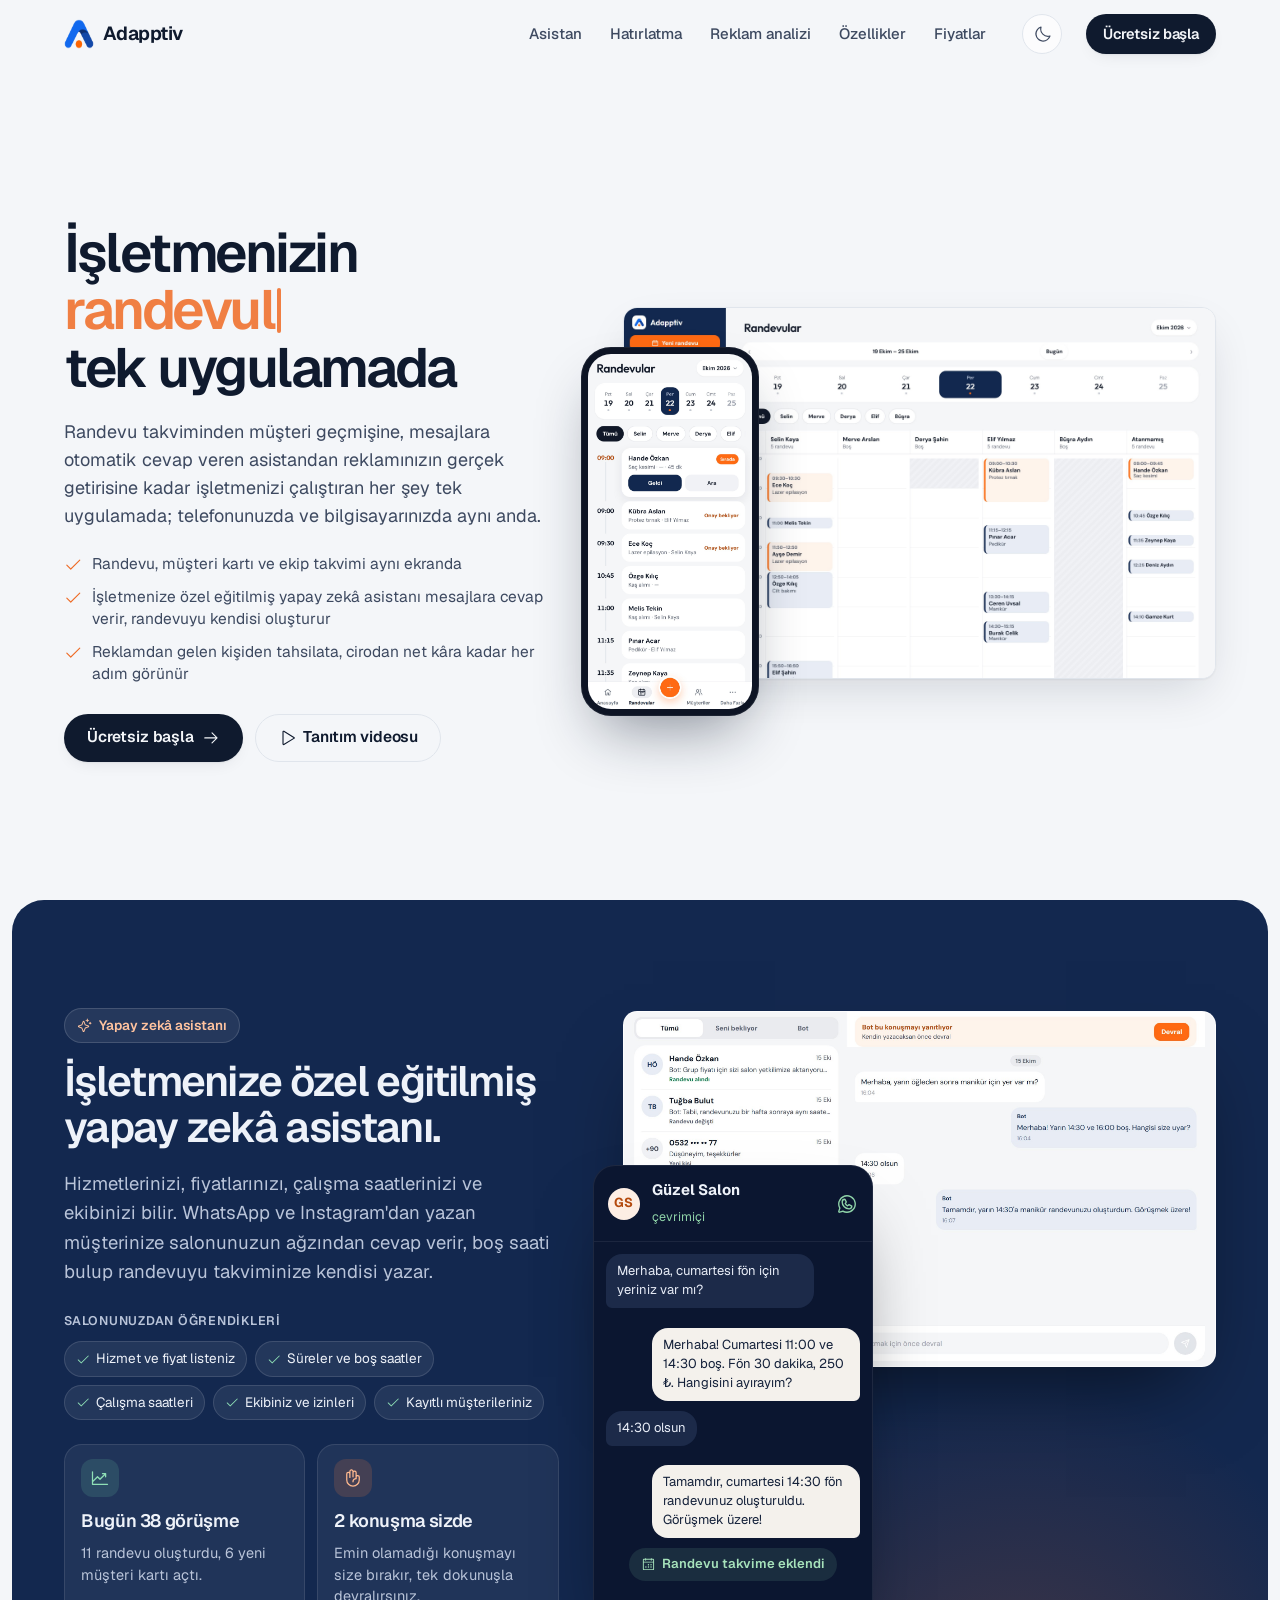
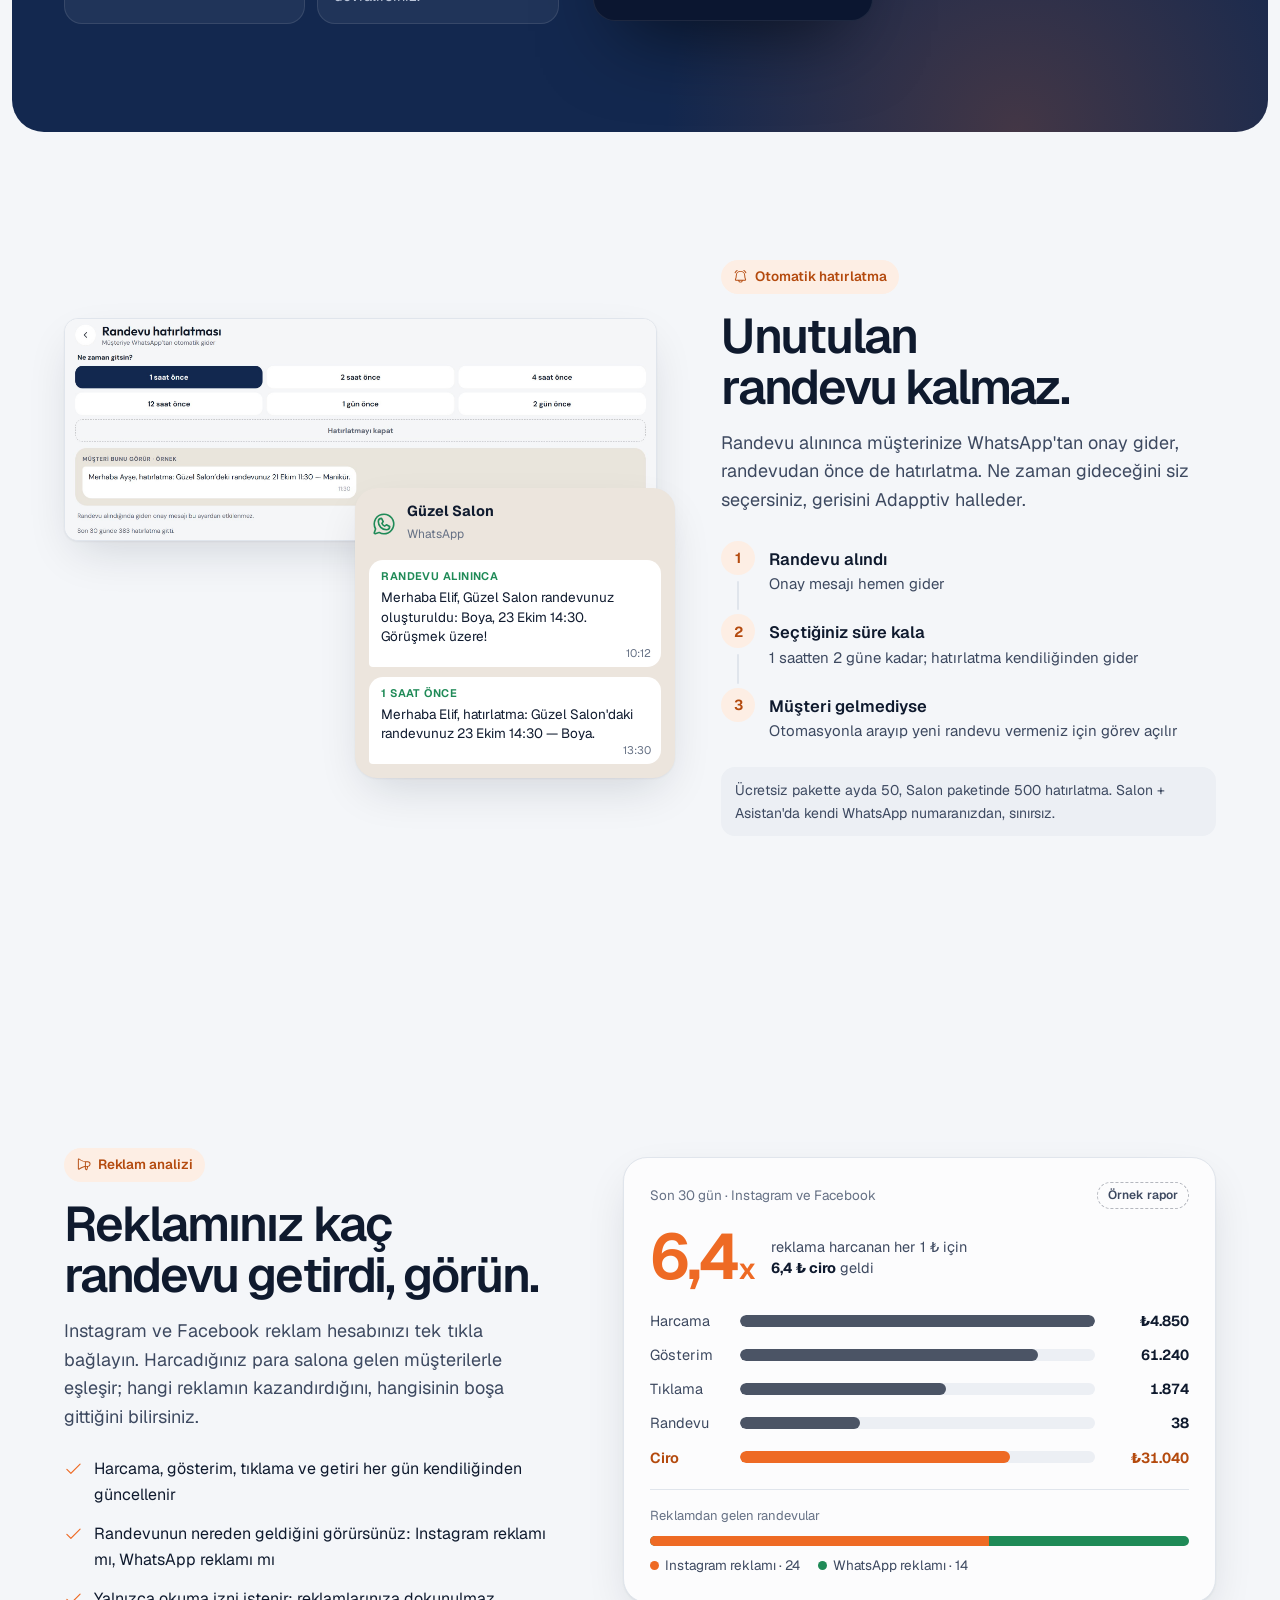
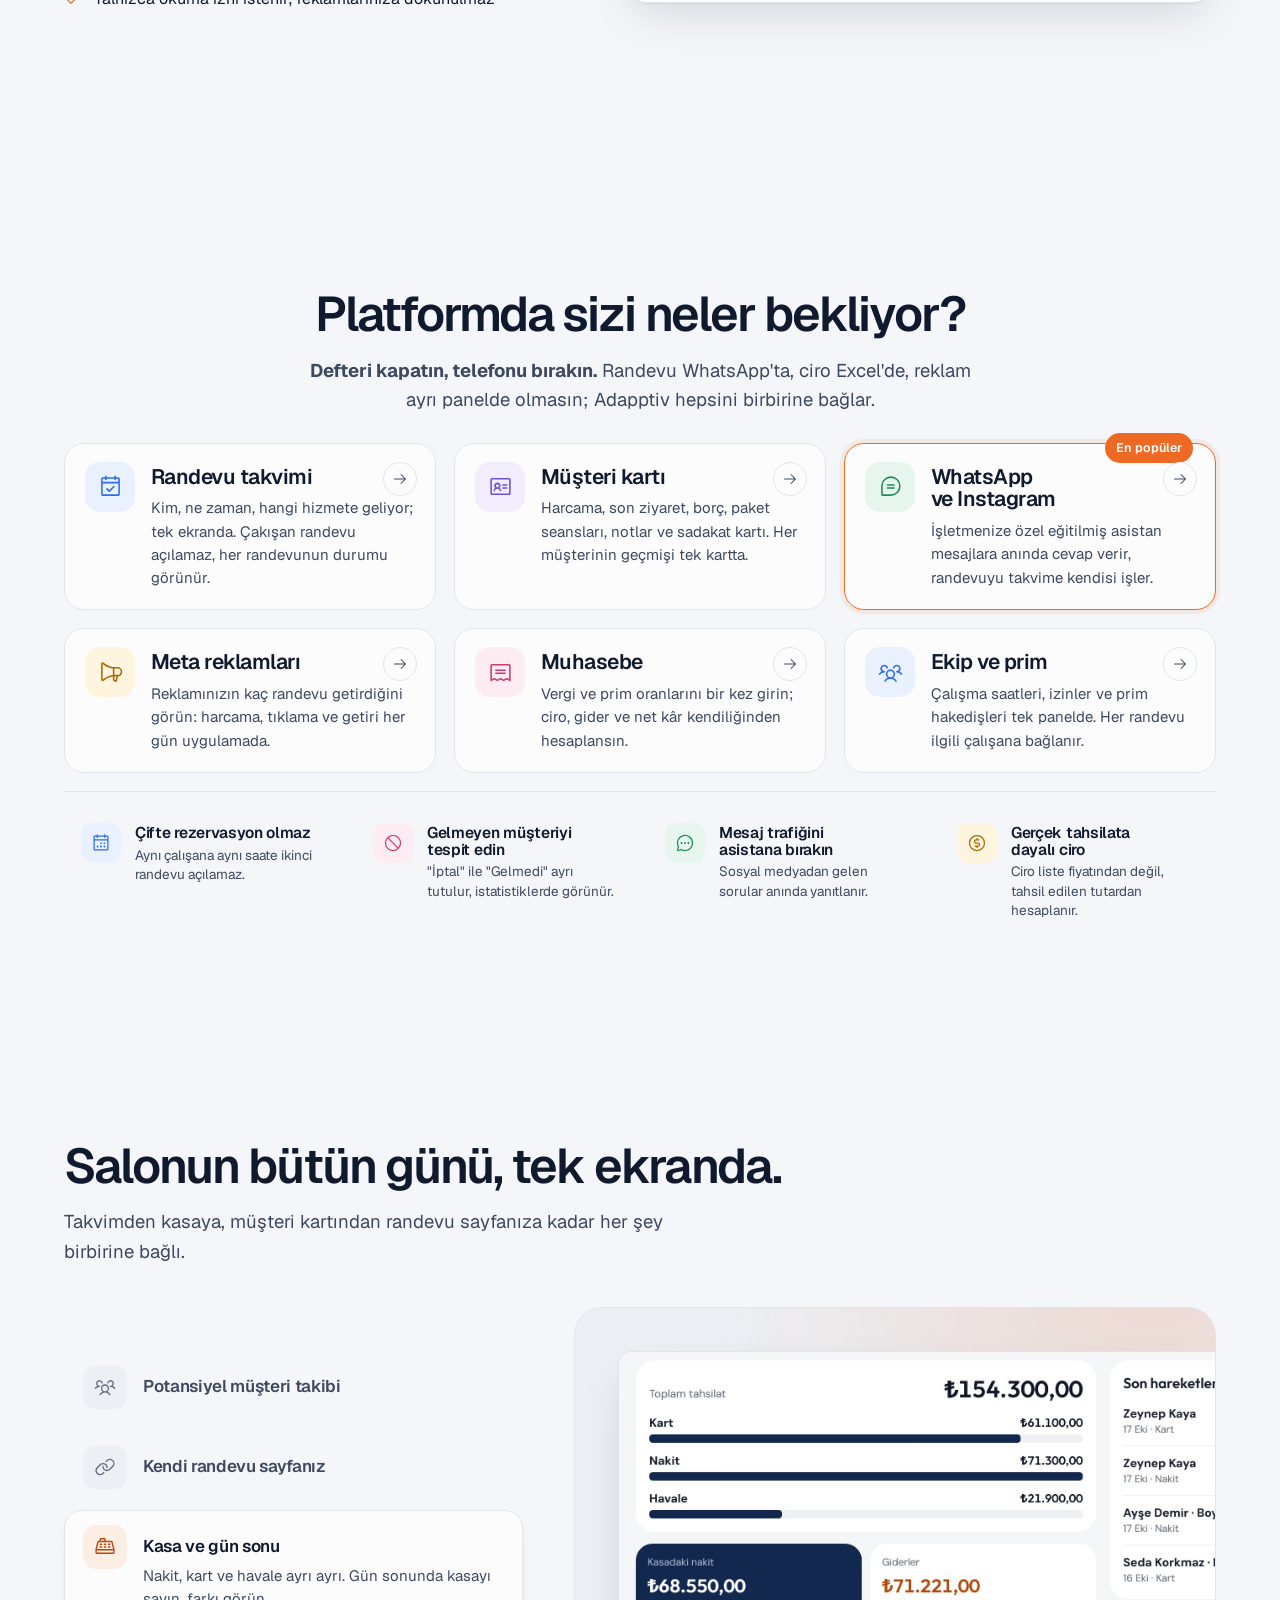
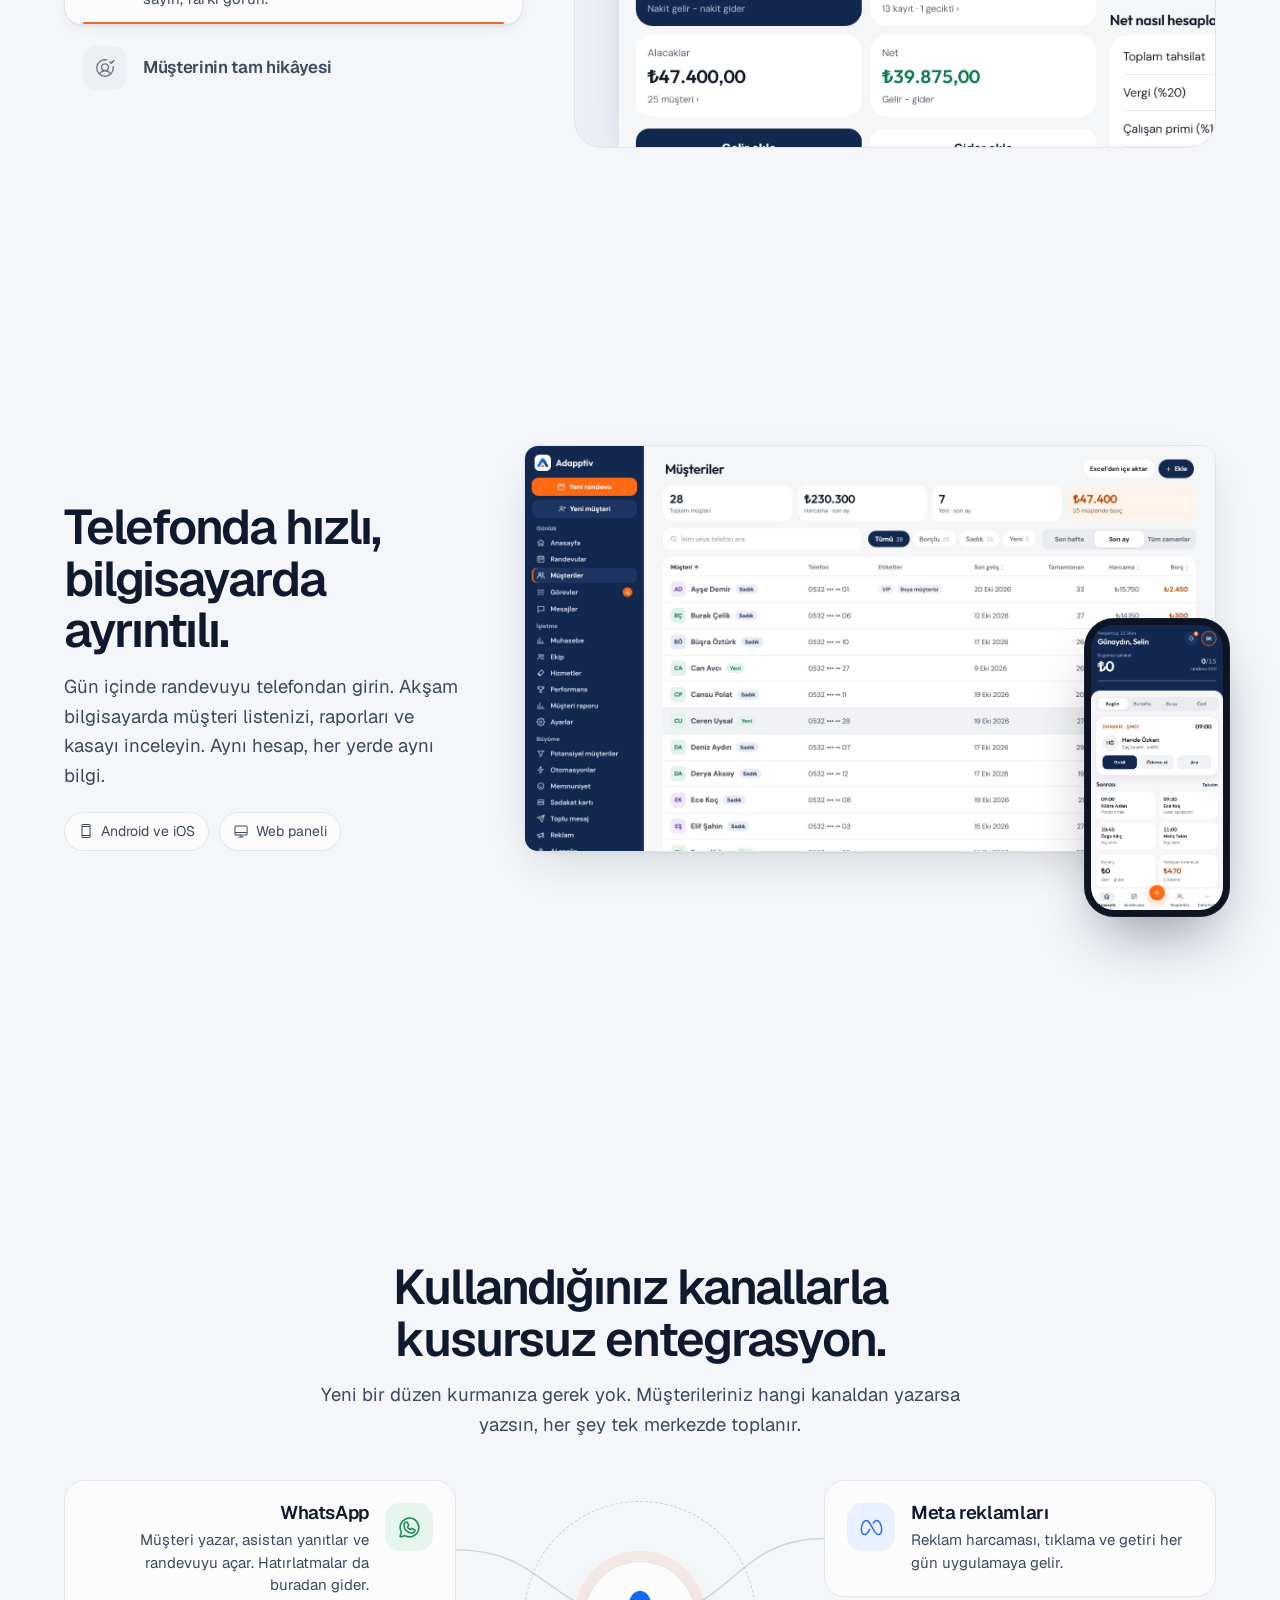
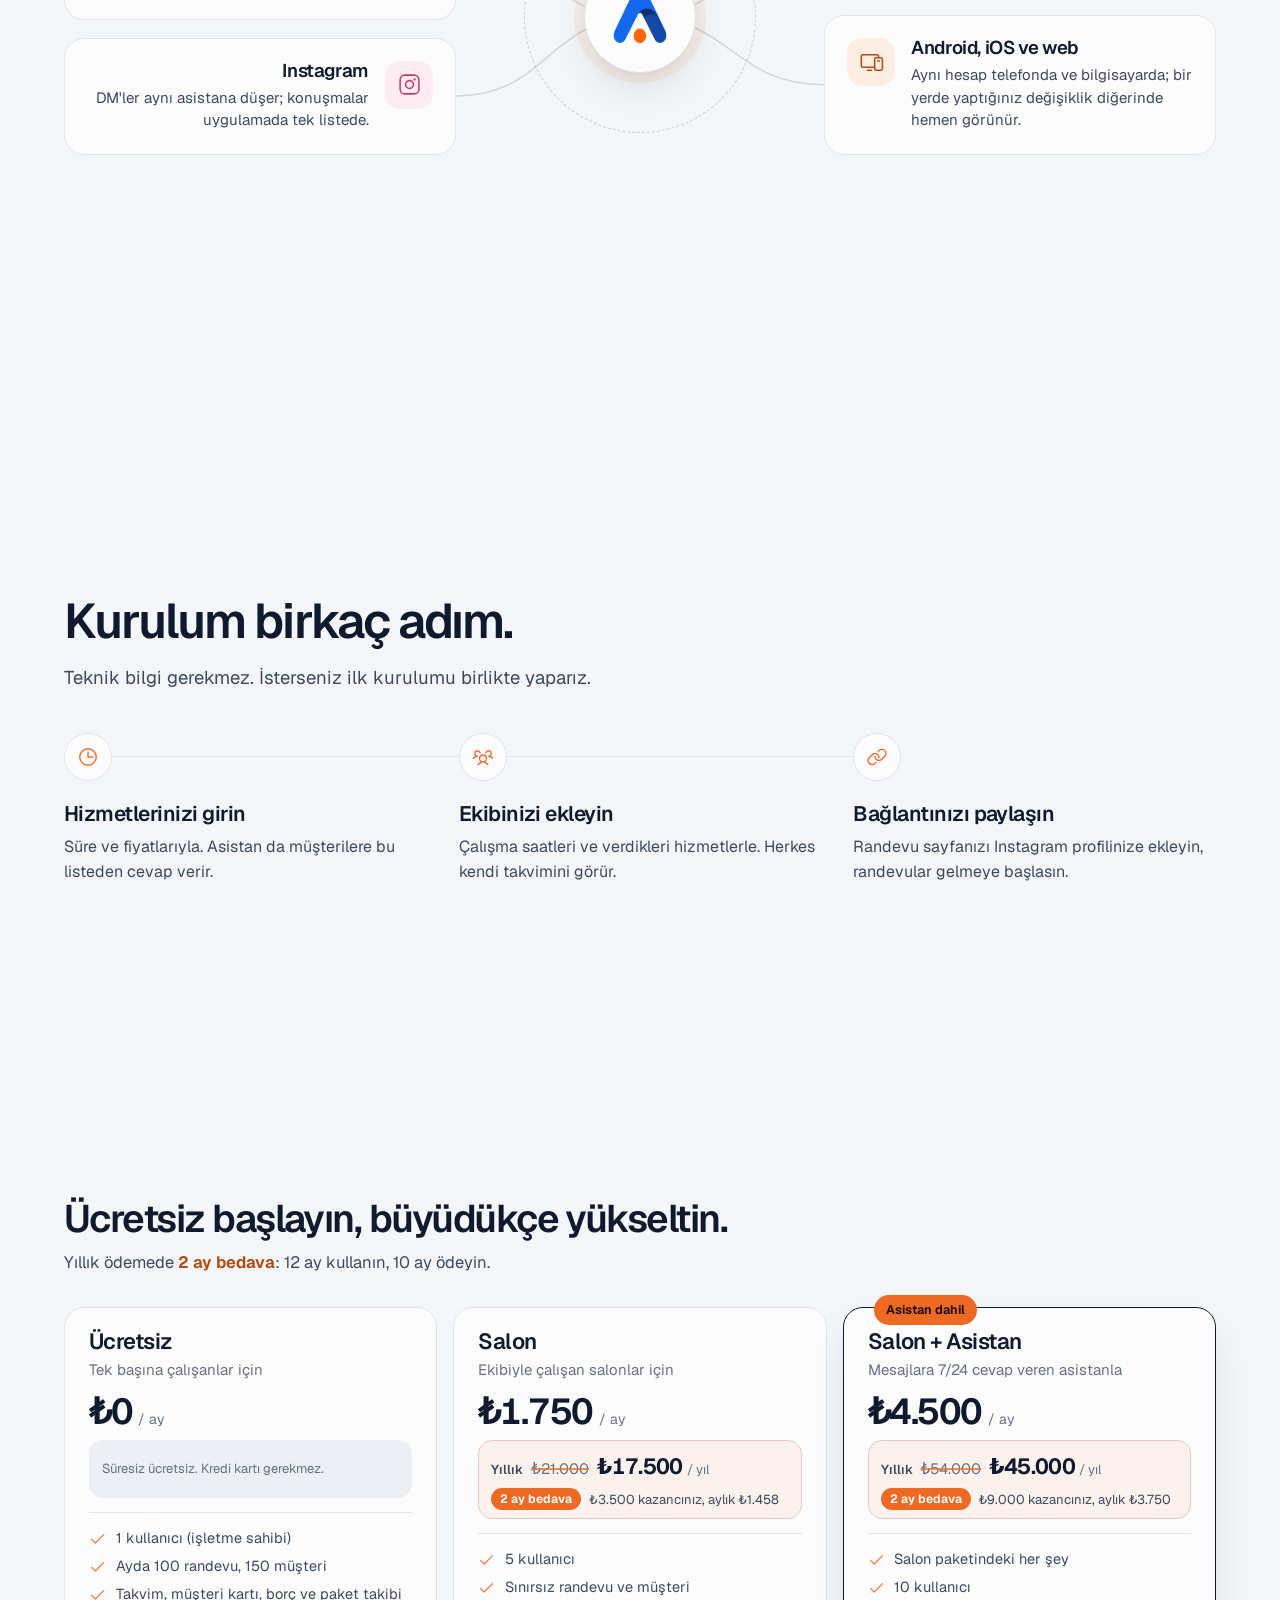
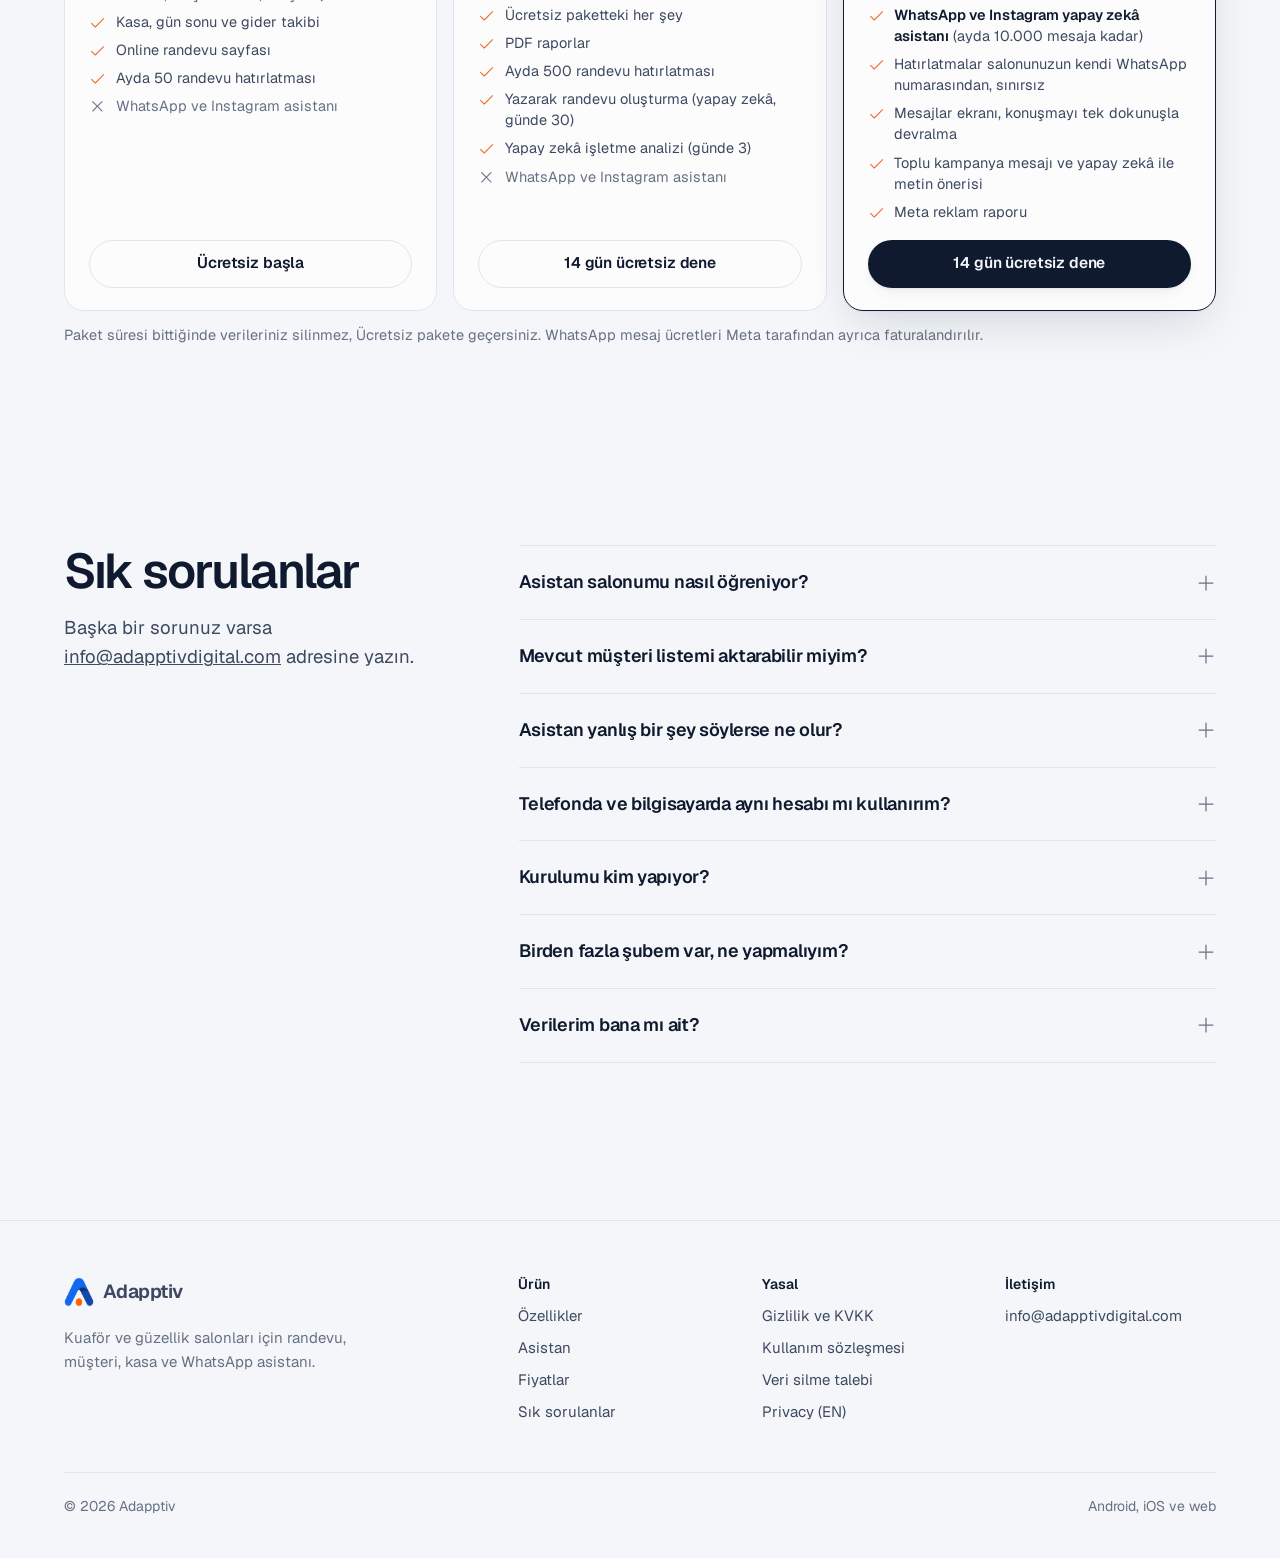
<file: index.html>
<!DOCTYPE html>
<html lang="tr" class="no-js">

<head>
  <meta charset="UTF-8" />
  <meta name="viewport" content="width=device-width, initial-scale=1" />
  <title>Adapptiv | Randevu ile çalışan işletmeler için tek uygulama</title>
  <meta name="description"
    content="Randevu takvimi, müşteri kartı, kasa ve WhatsApp asistanı tek uygulamada. Telefonda ve bilgisayarda aynı anda." />
  <meta name="theme-color" content="#f4f6f9" />
  <script>try{if(localStorage.getItem('adapptiv-tema')==='koyu')document.documentElement.setAttribute('data-theme','dark')}catch(e){}</script>
  <meta property="og:title" content="Adapptiv | İşletmenizin tamamı tek uygulamada" />
  <meta property="og:description" content="Randevu, müşteri, kasa ve WhatsApp asistanı. Telefonda ve bilgisayarda." />
  <meta property="og:image" content="/assets/screens/web-takvim.jpg" />
  <link rel="icon" href="/assets/logo-mark.png" type="image/png" />
  <link rel="preload" href="/assets/fonts/geist-latin.woff2" as="font" type="font/woff2" crossorigin />
  <link rel="preload" href="/assets/screens/web-takvim.jpg" as="image" />
  <link rel="stylesheet" href="/css/site.css" />
</head>

<body>
  <a class="skip" href="#icerik">İçeriğe geç</a>
  <div class="nav-sentinel" aria-hidden="true"></div>
  <header class="nav">
    <div class="wrap nav-in">
      <a class="brand" href="/" aria-label="Adapptiv ana sayfa"><img src="/assets/logo-mark.png" alt="" width="30" height="30" />Adapptiv</a>
      <nav class="nav-links" aria-label="Ana menü">
          <a href="#chatbot">Asistan</a>
          <a href="#hatirlatma">Hatırlatma</a>
          <a href="#reklam">Reklam analizi</a>
          <a href="#ozellikler">Özellikler</a>
          <a href="#fiyat">Fiyatlar</a>
      </nav>
      <button class="theme-btn" type="button" aria-pressed="false" aria-label="Koyu temaya geç"><svg class="icon i-moon" aria-hidden="true" focusable="false" xmlns="http://www.w3.org/2000/svg" viewBox="0 0 256 256" fill="currentColor"><path d="M233.54,142.23a8,8,0,0,0-8-2,88.08,88.08,0,0,1-109.8-109.8,8,8,0,0,0-10-10,104.84,104.84,0,0,0-52.91,37A104,104,0,0,0,136,224a103.09,103.09,0,0,0,62.52-20.88,104.84,104.84,0,0,0,37-52.91A8,8,0,0,0,233.54,142.23ZM188.9,190.34A88,88,0,0,1,65.66,67.11a89,89,0,0,1,31.4-26A106,106,0,0,0,96,56,104.11,104.11,0,0,0,200,160a106,106,0,0,0,14.92-1.06A89,89,0,0,1,188.9,190.34Z"/></svg><svg class="icon i-sun" aria-hidden="true" focusable="false" xmlns="http://www.w3.org/2000/svg" viewBox="0 0 256 256" fill="currentColor"><path d="M120,40V16a8,8,0,0,1,16,0V40a8,8,0,0,1-16,0Zm72,88a64,64,0,1,1-64-64A64.07,64.07,0,0,1,192,128Zm-16,0a48,48,0,1,0-48,48A48.05,48.05,0,0,0,176,128ZM58.34,69.66A8,8,0,0,0,69.66,58.34l-16-16A8,8,0,0,0,42.34,53.66Zm0,116.68-16,16a8,8,0,0,0,11.32,11.32l16-16a8,8,0,0,0-11.32-11.32ZM192,72a8,8,0,0,0,5.66-2.34l16-16a8,8,0,0,0-11.32-11.32l-16,16A8,8,0,0,0,192,72Zm5.66,114.34a8,8,0,0,0-11.32,11.32l16,16a8,8,0,0,0,11.32-11.32ZM48,128a8,8,0,0,0-8-8H16a8,8,0,0,0,0,16H40A8,8,0,0,0,48,128Zm80,80a8,8,0,0,0-8,8v24a8,8,0,0,0,16,0V216A8,8,0,0,0,128,208Zm112-88H216a8,8,0,0,0,0,16h24a8,8,0,0,0,0-16Z"/></svg></button>
      <a class="btn btn-primary btn-sm nav-cta" href="#fiyat">Ücretsiz başla</a>
      <button class="menu-btn" type="button" aria-expanded="false" aria-label="Menüyü aç" aria-controls="menu-sheet"><svg class="icon" aria-hidden="true" focusable="false" xmlns="http://www.w3.org/2000/svg" viewBox="0 0 256 256" fill="currentColor"><path d="M224,128a8,8,0,0,1-8,8H40a8,8,0,0,1,0-16H216A8,8,0,0,1,224,128ZM40,72H216a8,8,0,0,0,0-16H40a8,8,0,0,0,0,16ZM216,184H40a8,8,0,0,0,0,16H216a8,8,0,0,0,0-16Z"/></svg></button>
    </div>
    <div class="sheet" id="menu-sheet">
      <div>
        <nav aria-label="Mobil menü">
          <a href="#chatbot">Asistan</a>
          <a href="#hatirlatma">Hatırlatma</a>
          <a href="#reklam">Reklam analizi</a>
          <a href="#ozellikler">Özellikler</a>
          <a href="#fiyat">Fiyatlar</a>
          <a class="btn btn-primary" href="#fiyat">Ücretsiz başla</a>
        </nav>
      </div>
    </div>
  </header>

  <main id="icerik">
    <!-- Giris: ekran boyunda -->
    <section class="hero">
      <div class="wrap hero-main">
        <div class="hero-grid">
          <div class="hero-copy">
            <h1>
              <span class="hl-visual" aria-hidden="true">
                <span class="hl-line">İşletmenizin</span>
                <span class="hl-line hl-word"><span id="hero-hl-text">tamamı</span><span class="hl-caret"></span></span>
                <span class="hl-line"><em>tek uygulamada</em></span>
              </span>
              <span class="sr-only">İşletmenizin tamamı tek uygulamada</span>
            </h1>
            <p class="hero-sub">Randevu takviminden müşteri geçmişine, mesajlara otomatik cevap veren asistandan
              reklamınızın gerçek getirisine kadar işletmenizi çalıştıran her şey tek uygulamada; telefonunuzda ve
              bilgisayarınızda aynı anda.</p>
            <ul class="hero-ticks">
              <li><svg class="icon" aria-hidden="true" focusable="false" xmlns="http://www.w3.org/2000/svg" viewBox="0 0 256 256" fill="currentColor"><path d="M229.66,77.66l-128,128a8,8,0,0,1-11.32,0l-56-56a8,8,0,0,1,11.32-11.32L96,188.69,218.34,66.34a8,8,0,0,1,11.32,11.32Z"/></svg><span>Randevu, müşteri kartı ve ekip takvimi aynı ekranda</span></li>
              <li><svg class="icon" aria-hidden="true" focusable="false" xmlns="http://www.w3.org/2000/svg" viewBox="0 0 256 256" fill="currentColor"><path d="M229.66,77.66l-128,128a8,8,0,0,1-11.32,0l-56-56a8,8,0,0,1,11.32-11.32L96,188.69,218.34,66.34a8,8,0,0,1,11.32,11.32Z"/></svg><span>İşletmenize özel eğitilmiş yapay zekâ asistanı mesajlara cevap verir, randevuyu kendisi
                  oluşturur</span></li>
              <li><svg class="icon" aria-hidden="true" focusable="false" xmlns="http://www.w3.org/2000/svg" viewBox="0 0 256 256" fill="currentColor"><path d="M229.66,77.66l-128,128a8,8,0,0,1-11.32,0l-56-56a8,8,0,0,1,11.32-11.32L96,188.69,218.34,66.34a8,8,0,0,1,11.32,11.32Z"/></svg><span>Reklamdan gelen kişiden tahsilata, cirodan net kâra kadar her adım görünür</span>
              </li>
            </ul>
            <div class="hero-cta">
              <a class="btn btn-primary" href="#fiyat">Ücretsiz başla <svg class="icon" aria-hidden="true" focusable="false" xmlns="http://www.w3.org/2000/svg" viewBox="0 0 256 256" fill="currentColor"><path d="M221.66,133.66l-72,72a8,8,0,0,1-11.32-11.32L196.69,136H40a8,8,0,0,1,0-16H196.69L138.34,61.66a8,8,0,0,1,11.32-11.32l72,72A8,8,0,0,1,221.66,133.66Z"/></svg></a>
              <button class="btn btn-ghost" type="button" data-video-open aria-haspopup="dialog"><svg class="icon" aria-hidden="true" focusable="false" xmlns="http://www.w3.org/2000/svg" viewBox="0 0 256 256" fill="currentColor"><path d="M232.4,114.49,88.32,26.35a16,16,0,0,0-16.2-.3A15.86,15.86,0,0,0,64,39.87V216.13A15.94,15.94,0,0,0,80,232a16.07,16.07,0,0,0,8.36-2.35L232.4,141.51a15.81,15.81,0,0,0,0-27ZM80,215.94V40l143.83,88Z"/></svg> Tanıtım videosu</button>
            </div>
          </div>
          <div class="hero-visual">
            <div class="window">
              <img src="/assets/screens/web-takvim.jpg" width="2880" height="1800"
                alt="Adapptiv randevu takvimi: çalışanlar yan yana sütunlarda, günün randevuları saat saat" />
            </div>
            <div class="phone">
              <img src="/assets/screens/tel-takvim.jpg" width="1170" height="2532"
                alt="Telefonda günün randevu listesi" />
            </div>
          </div>
        </div>
      </div>
    </section>

    <!-- Asistan: isletmeye ozel yapay zeka -->
    <section class="section assistant" id="chatbot">
      <div class="wrap assistant-grid">
        <div class="reveal">
          <span class="kicker"><svg class="icon" aria-hidden="true" focusable="false" xmlns="http://www.w3.org/2000/svg" viewBox="0 0 256 256" fill="currentColor"><path d="M197.58,129.06,146,110l-19-51.62a15.92,15.92,0,0,0-29.88,0L78,110l-51.62,19a15.92,15.92,0,0,0,0,29.88L78,178l19,51.62a15.92,15.92,0,0,0,29.88,0L146,178l51.62-19a15.92,15.92,0,0,0,0-29.88ZM137,164.22a8,8,0,0,0-4.74,4.74L112,223.85,91.78,169A8,8,0,0,0,87,164.22L32.15,144,87,123.78A8,8,0,0,0,91.78,119L112,64.15,132.22,119a8,8,0,0,0,4.74,4.74L191.85,144ZM144,40a8,8,0,0,1,8-8h16V16a8,8,0,0,1,16,0V32h16a8,8,0,0,1,0,16H184V64a8,8,0,0,1-16,0V48H152A8,8,0,0,1,144,40ZM248,88a8,8,0,0,1-8,8h-8v8a8,8,0,0,1-16,0V96h-8a8,8,0,0,1,0-16h8V72a8,8,0,0,1,16,0v8h8A8,8,0,0,1,248,88Z"/></svg> Yapay zekâ asistanı</span>
          <h2>İşletmenize özel eğitilmiş yapay zekâ asistanı.</h2>
          <p class="lead">Hizmetlerinizi, fiyatlarınızı, çalışma saatlerinizi ve ekibinizi bilir. WhatsApp ve Instagram'dan
            yazan müşterinize salonunuzun ağzından cevap verir, boş saati bulup randevuyu takviminize kendisi yazar.</p>
          <div class="knows">
            <span class="knows-label">Salonunuzdan öğrendikleri</span>
            <ul>
              <li><svg class="icon" aria-hidden="true" focusable="false" xmlns="http://www.w3.org/2000/svg" viewBox="0 0 256 256" fill="currentColor"><path d="M229.66,77.66l-128,128a8,8,0,0,1-11.32,0l-56-56a8,8,0,0,1,11.32-11.32L96,188.69,218.34,66.34a8,8,0,0,1,11.32,11.32Z"/></svg> Hizmet ve fiyat listeniz</li>
              <li><svg class="icon" aria-hidden="true" focusable="false" xmlns="http://www.w3.org/2000/svg" viewBox="0 0 256 256" fill="currentColor"><path d="M229.66,77.66l-128,128a8,8,0,0,1-11.32,0l-56-56a8,8,0,0,1,11.32-11.32L96,188.69,218.34,66.34a8,8,0,0,1,11.32,11.32Z"/></svg> Süreler ve boş saatler</li>
              <li><svg class="icon" aria-hidden="true" focusable="false" xmlns="http://www.w3.org/2000/svg" viewBox="0 0 256 256" fill="currentColor"><path d="M229.66,77.66l-128,128a8,8,0,0,1-11.32,0l-56-56a8,8,0,0,1,11.32-11.32L96,188.69,218.34,66.34a8,8,0,0,1,11.32,11.32Z"/></svg> Çalışma saatleri</li>
              <li><svg class="icon" aria-hidden="true" focusable="false" xmlns="http://www.w3.org/2000/svg" viewBox="0 0 256 256" fill="currentColor"><path d="M229.66,77.66l-128,128a8,8,0,0,1-11.32,0l-56-56a8,8,0,0,1,11.32-11.32L96,188.69,218.34,66.34a8,8,0,0,1,11.32,11.32Z"/></svg> Ekibiniz ve izinleri</li>
              <li><svg class="icon" aria-hidden="true" focusable="false" xmlns="http://www.w3.org/2000/svg" viewBox="0 0 256 256" fill="currentColor"><path d="M229.66,77.66l-128,128a8,8,0,0,1-11.32,0l-56-56a8,8,0,0,1,11.32-11.32L96,188.69,218.34,66.34a8,8,0,0,1,11.32,11.32Z"/></svg> Kayıtlı müşterileriniz</li>
            </ul>
          </div>
          <div class="as-cards">
            <div class="as-card">
              <span class="as-ico"><svg class="icon" aria-hidden="true" focusable="false" xmlns="http://www.w3.org/2000/svg" viewBox="0 0 256 256" fill="currentColor"><path d="M232,208a8,8,0,0,1-8,8H32a8,8,0,0,1-8-8V48a8,8,0,0,1,16,0V156.69l50.34-50.35a8,8,0,0,1,11.32,0L128,132.69,180.69,80H160a8,8,0,0,1,0-16h40a8,8,0,0,1,8,8v40a8,8,0,0,1-16,0V91.31l-58.34,58.35a8,8,0,0,1-11.32,0L96,123.31l-56,56V200H224A8,8,0,0,1,232,208Z"/></svg></span>
              <strong>Bugün <span class="count-up" data-count="38">0</span> görüşme</strong>
              <p>11 randevu oluşturdu, 6 yeni müşteri kartı açtı.</p>
            </div>
            <div class="as-card">
              <span class="as-ico as-ico-warm"><svg class="icon" aria-hidden="true" focusable="false" xmlns="http://www.w3.org/2000/svg" viewBox="0 0 256 256" fill="currentColor"><path d="M188,88a27.75,27.75,0,0,0-12,2.71V60a28,28,0,0,0-41.36-24.6A28,28,0,0,0,80,44v6.71A27.75,27.75,0,0,0,68,48,28,28,0,0,0,40,76v76a88,88,0,0,0,176,0V116A28,28,0,0,0,188,88Zm12,64a72,72,0,0,1-144,0V76a12,12,0,0,1,24,0v44a8,8,0,0,0,16,0V44a12,12,0,0,1,24,0v68a8,8,0,0,0,16,0V60a12,12,0,0,1,24,0v68.67A48.08,48.08,0,0,0,120,176a8,8,0,0,0,16,0,32,32,0,0,1,32-32,8,8,0,0,0,8-8V116a12,12,0,0,1,24,0Z"/></svg></span>
              <strong><span class="count-up" data-count="2">0</span> konuşma sizde</strong>
              <p>Emin olamadığı konuşmayı size bırakır, tek dokunuşla devralırsınız.</p>
            </div>
          </div>
        </div>

        <div class="as-visual reveal" style="--i: 1">
          <div class="window as-shot">
            <img src="/assets/screens/crop-mesajlar.jpg" width="2304" height="1380" loading="lazy"
              alt="Uygulamadaki Mesajlar ekranı: asistanın müşteriyle konuşması ve randevuyu oluşturması" />
          </div>
          <div class="chat" aria-label="Örnek WhatsApp konuşması">
            <div class="chat-head">
              <div class="chat-avatar" aria-hidden="true">GS</div>
              <div>
                <strong>Güzel Salon</strong>
                <span>çevrimiçi</span>
              </div>
              <svg class="icon" aria-hidden="true" focusable="false" xmlns="http://www.w3.org/2000/svg" viewBox="0 0 256 256" fill="currentColor"><path d="M187.58,144.84l-32-16a8,8,0,0,0-8,.5l-14.69,9.8a40.55,40.55,0,0,1-16-16l9.8-14.69a8,8,0,0,0,.5-8l-16-32A8,8,0,0,0,104,64a40,40,0,0,0-40,40,88.1,88.1,0,0,0,88,88,40,40,0,0,0,40-40A8,8,0,0,0,187.58,144.84ZM152,176a72.08,72.08,0,0,1-72-72A24,24,0,0,1,99.29,80.46l11.48,23L101,118a8,8,0,0,0-.73,7.51,56.47,56.47,0,0,0,30.15,30.15A8,8,0,0,0,138,155l14.61-9.74,23,11.48A24,24,0,0,1,152,176ZM128,24A104,104,0,0,0,36.18,176.88L24.83,210.93a16,16,0,0,0,20.24,20.24l34.05-11.35A104,104,0,1,0,128,24Zm0,192a87.87,87.87,0,0,1-44.06-11.81,8,8,0,0,0-6.54-.67L40,216,52.47,178.6a8,8,0,0,0-.66-6.54A88,88,0,1,1,128,216Z"/></svg>
            </div>
            <div class="chat-body">
              <p class="msg msg-in" style="--t: 0.2s">Merhaba, cumartesi fön için yeriniz var mı?</p>
              <span class="typing" style="--t: 0.9s; --d: 1.1s" aria-hidden="true"><i></i><i></i><i></i></span>
              <p class="msg msg-out" style="--t: 2s">Merhaba! Cumartesi 11:00 ve 14:30 boş. Fön 30 dakika, 250 ₺.
                Hangisini ayırayım?</p>
              <p class="msg msg-in" style="--t: 3.4s">14:30 olsun</p>
              <span class="typing" style="--t: 4s; --d: 1s" aria-hidden="true"><i></i><i></i><i></i></span>
              <p class="msg msg-out" style="--t: 5s">Tamamdır, cumartesi 14:30 fön randevunuz oluşturuldu. Görüşmek
                üzere!</p>
              <span class="msg-note" style="--t: 5.8s"><svg class="icon" aria-hidden="true" focusable="false" xmlns="http://www.w3.org/2000/svg" viewBox="0 0 256 256" fill="currentColor"><path d="M208,32H184V24a8,8,0,0,0-16,0v8H88V24a8,8,0,0,0-16,0v8H48A16,16,0,0,0,32,48V208a16,16,0,0,0,16,16H208a16,16,0,0,0,16-16V48A16,16,0,0,0,208,32ZM72,48v8a8,8,0,0,0,16,0V48h80v8a8,8,0,0,0,16,0V48h24V80H48V48ZM208,208H48V96H208V208Zm-68-76a12,12,0,1,1-12-12A12,12,0,0,1,140,132Zm44,0a12,12,0,1,1-12-12A12,12,0,0,1,184,132ZM96,172a12,12,0,1,1-12-12A12,12,0,0,1,96,172Zm44,0a12,12,0,1,1-12-12A12,12,0,0,1,140,172Zm44,0a12,12,0,1,1-12-12A12,12,0,0,1,184,172Z"/></svg> Randevu takvime eklendi</span>
            </div>
          </div>
        </div>
      </div>
    </section>

    <!-- Hatirlatma: uygulamanin gercek ayar ekrani + gercek mesaj metinleri -->
    <section class="section" id="hatirlatma">
      <div class="wrap remind-grid">
        <div class="remind-visual reveal">
          <div class="window remind-shot">
            <img src="/assets/screens/crop-hatirlatma.jpg" width="2304" height="860" loading="lazy"
              alt="Uygulamadaki hatırlatma ayarı: 1 saatten 2 güne kadar seçenekler ve müşteriye giden örnek mesaj" />
          </div>
          <div class="wa-card" aria-label="Müşteriye giden örnek mesajlar">
            <div class="wa-head"><svg class="icon" aria-hidden="true" focusable="false" xmlns="http://www.w3.org/2000/svg" viewBox="0 0 256 256" fill="currentColor"><path d="M187.58,144.84l-32-16a8,8,0,0,0-8,.5l-14.69,9.8a40.55,40.55,0,0,1-16-16l9.8-14.69a8,8,0,0,0,.5-8l-16-32A8,8,0,0,0,104,64a40,40,0,0,0-40,40,88.1,88.1,0,0,0,88,88,40,40,0,0,0,40-40A8,8,0,0,0,187.58,144.84ZM152,176a72.08,72.08,0,0,1-72-72A24,24,0,0,1,99.29,80.46l11.48,23L101,118a8,8,0,0,0-.73,7.51,56.47,56.47,0,0,0,30.15,30.15A8,8,0,0,0,138,155l14.61-9.74,23,11.48A24,24,0,0,1,152,176ZM128,24A104,104,0,0,0,36.18,176.88L24.83,210.93a16,16,0,0,0,20.24,20.24l34.05-11.35A104,104,0,1,0,128,24Zm0,192a87.87,87.87,0,0,1-44.06-11.81,8,8,0,0,0-6.54-.67L40,216,52.47,178.6a8,8,0,0,0-.66-6.54A88,88,0,1,1,128,216Z"/></svg><span><strong>Güzel Salon</strong><small>WhatsApp</small></span></div>
            <div class="wa-msg">
              <small class="wa-tag">Randevu alınınca</small>
              Merhaba Elif, Güzel Salon randevunuz oluşturuldu: Boya, 23 Ekim 14:30. Görüşmek üzere!
              <time>10:12</time>
            </div>
            <div class="wa-msg">
              <small class="wa-tag">1 saat önce</small>
              Merhaba Elif, hatırlatma: Güzel Salon'daki randevunuz 23 Ekim 14:30 — Boya.
              <time>13:30</time>
            </div>
          </div>
        </div>

        <div class="reveal" style="--i: 1">
          <span class="kicker"><svg class="icon" aria-hidden="true" focusable="false" xmlns="http://www.w3.org/2000/svg" viewBox="0 0 256 256" fill="currentColor"><path d="M224,71.1a8,8,0,0,1-10.78-3.42,94.13,94.13,0,0,0-33.46-36.91,8,8,0,1,1,8.54-13.54,111.46,111.46,0,0,1,39.12,43.09A8,8,0,0,1,224,71.1ZM35.71,72a8,8,0,0,0,7.1-4.32A94.13,94.13,0,0,1,76.27,30.77a8,8,0,1,0-8.54-13.54A111.46,111.46,0,0,0,28.61,60.32,8,8,0,0,0,35.71,72Zm186.1,103.94A16,16,0,0,1,208,200H167.2a40,40,0,0,1-78.4,0H48a16,16,0,0,1-13.79-24.06C43.22,160.39,48,138.28,48,112a80,80,0,0,1,160,0C208,138.27,212.78,160.38,221.81,175.94ZM150.62,200H105.38a24,24,0,0,0,45.24,0ZM208,184c-10.64-18.27-16-42.49-16-72a64,64,0,0,0-128,0c0,29.52-5.38,53.74-16,72Z"/></svg> Otomatik hatırlatma</span>
          <h2>Unutulan randevu kalmaz.</h2>
          <p class="lead">Randevu alınınca müşterinize WhatsApp'tan onay gider, randevudan önce de hatırlatma. Ne zaman
            gideceğini siz seçersiniz, gerisini Adapptiv halleder.</p>
          <ol class="r-steps">
            <li><b>Randevu alındı</b><span>Onay mesajı hemen gider</span></li>
            <li><b>Seçtiğiniz süre kala</b><span>1 saatten 2 güne kadar; hatırlatma kendiliğinden gider</span></li>
            <li><b>Müşteri gelmediyse</b><span>Otomasyonla arayıp yeni randevu vermeniz için görev açılır</span></li>
          </ol>
          <p class="r-note">Ücretsiz pakette ayda 50, Salon paketinde 500 hatırlatma. Salon + Asistan'da kendi WhatsApp
            numaranızdan, sınırsız.</p>
        </div>
      </div>
    </section>

    <!-- Reklam analizi (test salonunda reklam verisi yok: ekran goruntusu yerine ornek rapor) -->
    <section class="section" id="reklam">
      <div class="wrap ads-grid">
        <div class="reveal">
          <span class="kicker"><svg class="icon" aria-hidden="true" focusable="false" xmlns="http://www.w3.org/2000/svg" viewBox="0 0 256 256" fill="currentColor"><path d="M248,120a48.05,48.05,0,0,0-48-48H160.2c-2.91-.17-53.62-3.74-101.91-44.24A16,16,0,0,0,32,40V200a16,16,0,0,0,26.29,12.25c37.77-31.68,77-40.76,93.71-43.3v31.72A16,16,0,0,0,159.12,214l11,7.33A16,16,0,0,0,194.5,212l11.77-44.36A48.07,48.07,0,0,0,248,120ZM48,199.93V40h0c42.81,35.91,86.63,45,104,47.24v65.48C134.65,155,90.84,164.07,48,199.93Zm131,8,0,.11-11-7.33V168h21.6ZM200,152H168V88h32a32,32,0,1,1,0,64Z"/></svg> Reklam analizi</span>
          <h2>Reklamınız kaç randevu getirdi, görün.</h2>
          <p class="lead">Instagram ve Facebook reklam hesabınızı tek tıkla bağlayın. Harcadığınız para salona gelen
            müşterilerle eşleşir; hangi reklamın kazandırdığını, hangisinin boşa gittiğini bilirsiniz.</p>
          <ul class="points">
            <li><svg class="icon" aria-hidden="true" focusable="false" xmlns="http://www.w3.org/2000/svg" viewBox="0 0 256 256" fill="currentColor"><path d="M229.66,77.66l-128,128a8,8,0,0,1-11.32,0l-56-56a8,8,0,0,1,11.32-11.32L96,188.69,218.34,66.34a8,8,0,0,1,11.32,11.32Z"/></svg><span>Harcama, gösterim, tıklama ve getiri her gün kendiliğinden güncellenir</span></li>
            <li><svg class="icon" aria-hidden="true" focusable="false" xmlns="http://www.w3.org/2000/svg" viewBox="0 0 256 256" fill="currentColor"><path d="M229.66,77.66l-128,128a8,8,0,0,1-11.32,0l-56-56a8,8,0,0,1,11.32-11.32L96,188.69,218.34,66.34a8,8,0,0,1,11.32,11.32Z"/></svg><span>Randevunun nereden geldiğini görürsünüz: Instagram reklamı mı, WhatsApp reklamı mı</span></li>
            <li><svg class="icon" aria-hidden="true" focusable="false" xmlns="http://www.w3.org/2000/svg" viewBox="0 0 256 256" fill="currentColor"><path d="M229.66,77.66l-128,128a8,8,0,0,1-11.32,0l-56-56a8,8,0,0,1,11.32-11.32L96,188.69,218.34,66.34a8,8,0,0,1,11.32,11.32Z"/></svg><span>Yalnızca okuma izni istenir; reklamlarınıza dokunulmaz</span></li>
          </ul>
        </div>

        <div class="ad-report reveal" style="--i: 1" aria-label="Örnek reklam raporu">
          <div class="ad-head">
            <span>Son 30 gün · Instagram ve Facebook</span>
            <span class="ad-sample">Örnek rapor</span>
          </div>
          <div class="ad-roas">
            <strong><span class="count-up" data-count="6.4" data-decimals="1">0</span><small>x</small></strong>
            <span>reklama harcanan her 1 ₺ için<br /><b>6,4 ₺ ciro</b> geldi</span>
          </div>
          <ol class="funnel">
            <li style="--w: 100%"><span>Harcama</span><b>₺4.850</b><i></i></li>
            <li style="--w: 84%"><span>Gösterim</span><b>61.240</b><i></i></li>
            <li style="--w: 58%"><span>Tıklama</span><b>1.874</b><i></i></li>
            <li style="--w: 34%"><span>Randevu</span><b>38</b><i></i></li>
            <li class="hot" style="--w: 76%"><span>Ciro</span><b>₺31.040</b><i></i></li>
          </ol>
          <div class="ad-src">
            <span class="ad-src-label">Reklamdan gelen randevular</span>
            <div class="src-bar"><i style="--p: 63%"></i></div>
            <div class="src-legend">
              <span><em class="d1"></em>Instagram reklamı · 24</span>
              <span><em class="d2"></em>WhatsApp reklamı · 14</span>
            </div>
          </div>
        </div>
      </div>
    </section>

    <!-- Moduller (eski sitedeki kutular, odaklanma efektiyle) -->
    <section class="section" id="ozellikler">
      <div class="wrap">
        <div class="section-head center reveal">
          <h2>Platformda sizi neler bekliyor?</h2>
          <p><strong>Defteri kapatın, telefonu bırakın.</strong> Randevu WhatsApp'ta, ciro Excel'de, reklam ayrı panelde
            olmasın; Adapptiv hepsini birbirine bağlar.</p>
        </div>
        <div class="mods focus-grid">
          <a class="mod focus-card reveal" href="#gun">
            <span class="mod-top"><span class="mod-ico t-blue"><svg class="icon" aria-hidden="true" focusable="false" xmlns="http://www.w3.org/2000/svg" viewBox="0 0 256 256" fill="currentColor"><path d="M208,32H184V24a8,8,0,0,0-16,0v8H88V24a8,8,0,0,0-16,0v8H48A16,16,0,0,0,32,48V208a16,16,0,0,0,16,16H208a16,16,0,0,0,16-16V48A16,16,0,0,0,208,32ZM72,48v8a8,8,0,0,0,16,0V48h80v8a8,8,0,0,0,16,0V48h24V80H48V48ZM208,208H48V96H208V208Zm-38.34-85.66a8,8,0,0,1,0,11.32l-48,48a8,8,0,0,1-11.32,0l-24-24a8,8,0,0,1,11.32-11.32L116,164.69l42.34-42.35A8,8,0,0,1,169.66,122.34Z"/></svg></span><span class="mod-go"><svg class="icon" aria-hidden="true" focusable="false" xmlns="http://www.w3.org/2000/svg" viewBox="0 0 256 256" fill="currentColor"><path d="M221.66,133.66l-72,72a8,8,0,0,1-11.32-11.32L196.69,136H40a8,8,0,0,1,0-16H196.69L138.34,61.66a8,8,0,0,1,11.32-11.32l72,72A8,8,0,0,1,221.66,133.66Z"/></svg></span></span>
            <h3>Randevu takvimi</h3>
            <p>Kim, ne zaman, hangi hizmete geliyor; tek ekranda. Çakışan randevu açılamaz, her randevunun durumu görünür.</p>
          </a>
          <a class="mod focus-card reveal" style="--i: 1" href="#gun">
            <span class="mod-top"><span class="mod-ico t-lilac"><svg class="icon" aria-hidden="true" focusable="false" xmlns="http://www.w3.org/2000/svg" viewBox="0 0 256 256" fill="currentColor"><path d="M200,112a8,8,0,0,1-8,8H152a8,8,0,0,1,0-16h40A8,8,0,0,1,200,112Zm-8,24H152a8,8,0,0,0,0,16h40a8,8,0,0,0,0-16Zm40-80V200a16,16,0,0,1-16,16H40a16,16,0,0,1-16-16V56A16,16,0,0,1,40,40H216A16,16,0,0,1,232,56ZM216,200V56H40V200H216Zm-80.26-34a8,8,0,1,1-15.5,4c-2.63-10.26-13.06-18-24.25-18s-21.61,7.74-24.25,18a8,8,0,1,1-15.5-4,39.84,39.84,0,0,1,17.19-23.34,32,32,0,1,1,45.12,0A39.76,39.76,0,0,1,135.75,166ZM96,136a16,16,0,1,0-16-16A16,16,0,0,0,96,136Z"/></svg></span><span class="mod-go"><svg class="icon" aria-hidden="true" focusable="false" xmlns="http://www.w3.org/2000/svg" viewBox="0 0 256 256" fill="currentColor"><path d="M221.66,133.66l-72,72a8,8,0,0,1-11.32-11.32L196.69,136H40a8,8,0,0,1,0-16H196.69L138.34,61.66a8,8,0,0,1,11.32-11.32l72,72A8,8,0,0,1,221.66,133.66Z"/></svg></span></span>
            <h3>Müşteri kartı</h3>
            <p>Harcama, son ziyaret, borç, paket seansları, notlar ve sadakat kartı. Her müşterinin geçmişi tek kartta.</p>
          </a>
          <a class="mod mod-featured focus-card reveal" style="--i: 2" href="#chatbot">
            <span class="mod-top"><span class="mod-ico t-green"><svg class="icon" aria-hidden="true" focusable="false" xmlns="http://www.w3.org/2000/svg" viewBox="0 0 256 256" fill="currentColor"><path d="M172,112a8,8,0,0,1-8,8H96a8,8,0,0,1,0-16h68A8,8,0,0,1,172,112Zm-8,24H96a8,8,0,0,0,0,16h68a8,8,0,0,0,0-16Zm68-12A100.11,100.11,0,0,1,132,224H48a16,16,0,0,1-16-16V124a100,100,0,0,1,200,0Zm-16,0a84,84,0,0,0-168,0v84h84A84.09,84.09,0,0,0,216,124Z"/></svg></span><span class="mod-badge">En popüler</span><span class="mod-go"><svg class="icon" aria-hidden="true" focusable="false" xmlns="http://www.w3.org/2000/svg" viewBox="0 0 256 256" fill="currentColor"><path d="M221.66,133.66l-72,72a8,8,0,0,1-11.32-11.32L196.69,136H40a8,8,0,0,1,0-16H196.69L138.34,61.66a8,8,0,0,1,11.32-11.32l72,72A8,8,0,0,1,221.66,133.66Z"/></svg></span></span>
            <h3>WhatsApp ve Instagram</h3>
            <p>İşletmenize özel eğitilmiş asistan mesajlara anında cevap verir, randevuyu takvime kendisi işler.</p>
          </a>
          <a class="mod focus-card reveal" href="#reklam">
            <span class="mod-top"><span class="mod-ico t-amber"><svg class="icon" aria-hidden="true" focusable="false" xmlns="http://www.w3.org/2000/svg" viewBox="0 0 256 256" fill="currentColor"><path d="M248,120a48.05,48.05,0,0,0-48-48H160.2c-2.91-.17-53.62-3.74-101.91-44.24A16,16,0,0,0,32,40V200a16,16,0,0,0,26.29,12.25c37.77-31.68,77-40.76,93.71-43.3v31.72A16,16,0,0,0,159.12,214l11,7.33A16,16,0,0,0,194.5,212l11.77-44.36A48.07,48.07,0,0,0,248,120ZM48,199.93V40h0c42.81,35.91,86.63,45,104,47.24v65.48C134.65,155,90.84,164.07,48,199.93Zm131,8,0,.11-11-7.33V168h21.6ZM200,152H168V88h32a32,32,0,1,1,0,64Z"/></svg></span><span class="mod-go"><svg class="icon" aria-hidden="true" focusable="false" xmlns="http://www.w3.org/2000/svg" viewBox="0 0 256 256" fill="currentColor"><path d="M221.66,133.66l-72,72a8,8,0,0,1-11.32-11.32L196.69,136H40a8,8,0,0,1,0-16H196.69L138.34,61.66a8,8,0,0,1,11.32-11.32l72,72A8,8,0,0,1,221.66,133.66Z"/></svg></span></span>
            <h3>Meta reklamları</h3>
            <p>Reklamınızın kaç randevu getirdiğini görün: harcama, tıklama ve getiri her gün uygulamada.</p>
          </a>
          <a class="mod focus-card reveal" style="--i: 1" href="#gun">
            <span class="mod-top"><span class="mod-ico t-pink"><svg class="icon" aria-hidden="true" focusable="false" xmlns="http://www.w3.org/2000/svg" viewBox="0 0 256 256" fill="currentColor"><path d="M72,104a8,8,0,0,1,8-8h96a8,8,0,0,1,0,16H80A8,8,0,0,1,72,104Zm8,40h96a8,8,0,0,0,0-16H80a8,8,0,0,0,0,16ZM232,56V208a8,8,0,0,1-11.58,7.15L192,200.94l-28.42,14.21a8,8,0,0,1-7.16,0L128,200.94,99.58,215.15a8,8,0,0,1-7.16,0L64,200.94,35.58,215.15A8,8,0,0,1,24,208V56A16,16,0,0,1,40,40H216A16,16,0,0,1,232,56Zm-16,0H40V195.06l20.42-10.22a8,8,0,0,1,7.16,0L96,199.06l28.42-14.22a8,8,0,0,1,7.16,0L160,199.06l28.42-14.22a8,8,0,0,1,7.16,0L216,195.06Z"/></svg></span><span class="mod-go"><svg class="icon" aria-hidden="true" focusable="false" xmlns="http://www.w3.org/2000/svg" viewBox="0 0 256 256" fill="currentColor"><path d="M221.66,133.66l-72,72a8,8,0,0,1-11.32-11.32L196.69,136H40a8,8,0,0,1,0-16H196.69L138.34,61.66a8,8,0,0,1,11.32-11.32l72,72A8,8,0,0,1,221.66,133.66Z"/></svg></span></span>
            <h3>Muhasebe</h3>
            <p>Vergi ve prim oranlarını bir kez girin; ciro, gider ve net kâr kendiliğinden hesaplansın.</p>
          </a>
          <a class="mod focus-card reveal" style="--i: 2" href="#demo">
            <span class="mod-top"><span class="mod-ico t-blue"><svg class="icon" aria-hidden="true" focusable="false" xmlns="http://www.w3.org/2000/svg" viewBox="0 0 256 256" fill="currentColor"><path d="M244.8,150.4a8,8,0,0,1-11.2-1.6A51.6,51.6,0,0,0,192,128a8,8,0,0,1-7.37-4.89,8,8,0,0,1,0-6.22A8,8,0,0,1,192,112a24,24,0,1,0-23.24-30,8,8,0,1,1-15.5-4A40,40,0,1,1,219,117.51a67.94,67.94,0,0,1,27.43,21.68A8,8,0,0,1,244.8,150.4ZM190.92,212a8,8,0,1,1-13.84,8,57,57,0,0,0-98.16,0,8,8,0,1,1-13.84-8,72.06,72.06,0,0,1,33.74-29.92,48,48,0,1,1,58.36,0A72.06,72.06,0,0,1,190.92,212ZM128,176a32,32,0,1,0-32-32A32,32,0,0,0,128,176ZM72,120a8,8,0,0,0-8-8A24,24,0,1,1,87.24,82a8,8,0,1,0,15.5-4A40,40,0,1,0,37,117.51,67.94,67.94,0,0,0,9.6,139.19a8,8,0,1,0,12.8,9.61A51.6,51.6,0,0,1,64,128,8,8,0,0,0,72,120Z"/></svg></span><span class="mod-go"><svg class="icon" aria-hidden="true" focusable="false" xmlns="http://www.w3.org/2000/svg" viewBox="0 0 256 256" fill="currentColor"><path d="M221.66,133.66l-72,72a8,8,0,0,1-11.32-11.32L196.69,136H40a8,8,0,0,1,0-16H196.69L138.34,61.66a8,8,0,0,1,11.32-11.32l72,72A8,8,0,0,1,221.66,133.66Z"/></svg></span></span>
            <h3>Ekip ve prim</h3>
            <p>Çalışma saatleri, izinler ve prim hakedişleri tek panelde. Her randevu ilgili çalışana bağlanır.</p>
          </a>
        </div>
        <div class="perks perks-strip focus-grid">
          <div class="perk focus-card reveal">
            <span class="mod-ico t-blue"><svg class="icon" aria-hidden="true" focusable="false" xmlns="http://www.w3.org/2000/svg" viewBox="0 0 256 256" fill="currentColor"><path d="M208,32H184V24a8,8,0,0,0-16,0v8H88V24a8,8,0,0,0-16,0v8H48A16,16,0,0,0,32,48V208a16,16,0,0,0,16,16H208a16,16,0,0,0,16-16V48A16,16,0,0,0,208,32ZM72,48v8a8,8,0,0,0,16,0V48h80v8a8,8,0,0,0,16,0V48h24V80H48V48ZM208,208H48V96H208V208Zm-68-76a12,12,0,1,1-12-12A12,12,0,0,1,140,132Zm44,0a12,12,0,1,1-12-12A12,12,0,0,1,184,132ZM96,172a12,12,0,1,1-12-12A12,12,0,0,1,96,172Zm44,0a12,12,0,1,1-12-12A12,12,0,0,1,140,172Zm44,0a12,12,0,1,1-12-12A12,12,0,0,1,184,172Z"/></svg></span>
            <h3>Çifte rezervasyon olmaz</h3>
            <p>Aynı çalışana aynı saate ikinci randevu açılamaz.</p>
          </div>
          <div class="perk focus-card reveal" style="--i: 1">
            <span class="mod-ico t-pink"><svg class="icon" aria-hidden="true" focusable="false" xmlns="http://www.w3.org/2000/svg" viewBox="0 0 256 256" fill="currentColor"><path d="M128,24A104,104,0,1,0,232,128,104.11,104.11,0,0,0,128,24Zm88,104a87.56,87.56,0,0,1-20.41,56.28L71.72,60.4A88,88,0,0,1,216,128ZM40,128A87.56,87.56,0,0,1,60.41,71.72L184.28,195.6A88,88,0,0,1,40,128Z"/></svg></span>
            <h3>Gelmeyen müşteriyi tespit edin</h3>
            <p>"İptal" ile "Gelmedi" ayrı tutulur, istatistiklerde görünür.</p>
          </div>
          <div class="perk focus-card reveal" style="--i: 2">
            <span class="mod-ico t-green"><svg class="icon" aria-hidden="true" focusable="false" xmlns="http://www.w3.org/2000/svg" viewBox="0 0 256 256" fill="currentColor"><path d="M140,128a12,12,0,1,1-12-12A12,12,0,0,1,140,128ZM84,116a12,12,0,1,0,12,12A12,12,0,0,0,84,116Zm88,0a12,12,0,1,0,12,12A12,12,0,0,0,172,116Zm60,12A104,104,0,0,1,79.12,219.82L45.07,231.17a16,16,0,0,1-20.24-20.24l11.35-34.05A104,104,0,1,1,232,128Zm-16,0A88,88,0,1,0,51.81,172.06a8,8,0,0,1,.66,6.54L40,216,77.4,203.53a7.85,7.85,0,0,1,2.53-.42,8,8,0,0,1,4,1.08A88,88,0,0,0,216,128Z"/></svg></span>
            <h3>Mesaj trafiğini asistana bırakın</h3>
            <p>Sosyal medyadan gelen sorular anında yanıtlanır.</p>
          </div>
          <div class="perk focus-card reveal" style="--i: 3">
            <span class="mod-ico t-amber"><svg class="icon" aria-hidden="true" focusable="false" xmlns="http://www.w3.org/2000/svg" viewBox="0 0 256 256" fill="currentColor"><path d="M128,24A104,104,0,1,0,232,128,104.11,104.11,0,0,0,128,24Zm0,192a88,88,0,1,1,88-88A88.1,88.1,0,0,1,128,216Zm40-68a28,28,0,0,1-28,28h-4v8a8,8,0,0,1-16,0v-8H104a8,8,0,0,1,0-16h36a12,12,0,0,0,0-24H116a28,28,0,0,1,0-56h4V72a8,8,0,0,1,16,0v8h16a8,8,0,0,1,0,16H116a12,12,0,0,0,0,24h24A28,28,0,0,1,168,148Z"/></svg></span>
            <h3>Gerçek tahsilata dayalı ciro</h3>
            <p>Ciro liste fiyatından değil, tahsil edilen tutardan hesaplanır.</p>
          </div>
        </div>
      </div>
    </section>

    <!-- Gunun tamami: sekmeli vitrin (tek ekranda bes ozellik) -->
    <section class="section" id="gun">
      <div class="wrap">
        <div class="section-head reveal">
          <h2>Salonun bütün günü, tek ekranda.</h2>
          <p>Takvimden kasaya, müşteri kartından randevu sayfanıza kadar her şey birbirine bağlı.</p>
        </div>
        <div class="showcase reveal">
          <div class="sc-tabs" role="tablist" aria-label="Uygulamadan ekranlar">
            <button class="sc-tab" type="button" role="tab" id="sc-t1" aria-controls="sc-p1" aria-selected="true">
              <span class="sc-ico"><svg class="icon" aria-hidden="true" focusable="false" xmlns="http://www.w3.org/2000/svg" viewBox="0 0 256 256" fill="currentColor"><path d="M244.8,150.4a8,8,0,0,1-11.2-1.6A51.6,51.6,0,0,0,192,128a8,8,0,0,1-7.37-4.89,8,8,0,0,1,0-6.22A8,8,0,0,1,192,112a24,24,0,1,0-23.24-30,8,8,0,1,1-15.5-4A40,40,0,1,1,219,117.51a67.94,67.94,0,0,1,27.43,21.68A8,8,0,0,1,244.8,150.4ZM190.92,212a8,8,0,1,1-13.84,8,57,57,0,0,0-98.16,0,8,8,0,1,1-13.84-8,72.06,72.06,0,0,1,33.74-29.92,48,48,0,1,1,58.36,0A72.06,72.06,0,0,1,190.92,212ZM128,176a32,32,0,1,0-32-32A32,32,0,0,0,128,176ZM72,120a8,8,0,0,0-8-8A24,24,0,1,1,87.24,82a8,8,0,1,0,15.5-4A40,40,0,1,0,37,117.51,67.94,67.94,0,0,0,9.6,139.19a8,8,0,1,0,12.8,9.61A51.6,51.6,0,0,1,64,128,8,8,0,0,0,72,120Z"/></svg></span>
              <span class="sc-txt"><strong>Potansiyel müşteri takibi</strong><span class="sc-desc"><span>Arayan, yazan ama henüz gelmeyen kişileri kaybetmeyin. Kim hangi aşamada, tek bakışta.</span></span></span>
              <span class="sc-bar" aria-hidden="true"></span>
            </button>
            <button class="sc-tab" type="button" role="tab" id="sc-t2" aria-controls="sc-p2" aria-selected="false" tabindex="-1">
              <span class="sc-ico"><svg class="icon" aria-hidden="true" focusable="false" xmlns="http://www.w3.org/2000/svg" viewBox="0 0 256 256" fill="currentColor"><path d="M240,88.23a54.43,54.43,0,0,1-16,37L189.25,160a54.27,54.27,0,0,1-38.63,16h-.05A54.63,54.63,0,0,1,96,119.84a8,8,0,0,1,16,.45A38.62,38.62,0,0,0,150.58,160h0a38.39,38.39,0,0,0,27.31-11.31l34.75-34.75a38.63,38.63,0,0,0-54.63-54.63l-11,11A8,8,0,0,1,135.7,59l11-11A54.65,54.65,0,0,1,224,48,54.86,54.86,0,0,1,240,88.23ZM109,185.66l-11,11A38.41,38.41,0,0,1,70.6,208h0a38.63,38.63,0,0,1-27.29-65.94L78,107.31A38.63,38.63,0,0,1,144,135.71a8,8,0,0,0,16,.45A54.86,54.86,0,0,0,144,96a54.65,54.65,0,0,0-77.27,0L32,130.75A54.62,54.62,0,0,0,70.56,224h0a54.28,54.28,0,0,0,38.64-16l11-11A8,8,0,0,0,109,185.66Z"/></svg></span>
              <span class="sc-txt"><strong>Kendi randevu sayfanız</strong><span class="sc-desc"><span>Müşterileriniz bağlantınızdan hizmeti ve saati kendileri seçer, randevu takviminize düşer.</span></span></span>
              <span class="sc-bar" aria-hidden="true"></span>
            </button>
            <button class="sc-tab" type="button" role="tab" id="sc-t3" aria-controls="sc-p3" aria-selected="false" tabindex="-1">
              <span class="sc-ico"><svg class="icon" aria-hidden="true" focusable="false" xmlns="http://www.w3.org/2000/svg" viewBox="0 0 256 256" fill="currentColor"><path d="M239.76,158.06,217.28,68.12A16,16,0,0,0,201.75,56H136V40a16,16,0,0,0-16-16H80A16,16,0,0,0,64,40V56H54.25A16,16,0,0,0,38.72,68.12L16.24,158.06A7.93,7.93,0,0,0,16,160v32a16,16,0,0,0,16,16H224a16,16,0,0,0,16-16V160A7.93,7.93,0,0,0,239.76,158.06ZM80,40h40V56H80ZM54.25,72h147.5l20,80H34.25ZM32,192V168H224v24ZM64,96a8,8,0,0,1,8-8H88a8,8,0,0,1,0,16H72A8,8,0,0,1,64,96Zm48,0a8,8,0,0,1,8-8h16a8,8,0,0,1,0,16H120A8,8,0,0,1,112,96Zm48,0a8,8,0,0,1,8-8h16a8,8,0,0,1,0,16H168A8,8,0,0,1,160,96ZM64,128a8,8,0,0,1,8-8H88a8,8,0,0,1,0,16H72A8,8,0,0,1,64,128Zm48,0a8,8,0,0,1,8-8h16a8,8,0,0,1,0,16H120A8,8,0,0,1,112,128Zm48,0a8,8,0,0,1,8-8h16a8,8,0,0,1,0,16H168A8,8,0,0,1,160,128Z"/></svg></span>
              <span class="sc-txt"><strong>Kasa ve gün sonu</strong><span class="sc-desc"><span>Nakit, kart ve havale ayrı ayrı. Gün sonunda kasayı sayın, farkı görün.</span></span></span>
              <span class="sc-bar" aria-hidden="true"></span>
            </button>
            <button class="sc-tab" type="button" role="tab" id="sc-t5" aria-controls="sc-p5" aria-selected="false" tabindex="-1">
              <span class="sc-ico"><svg class="icon" aria-hidden="true" focusable="false" xmlns="http://www.w3.org/2000/svg" viewBox="0 0 256 256" fill="currentColor"><path d="M221.35,104.11a8,8,0,0,0-6.57,9.21A88.85,88.85,0,0,1,216,128a87.62,87.62,0,0,1-22.24,58.41,79.66,79.66,0,0,0-36.06-28.75,48,48,0,1,0-59.4,0,79.66,79.66,0,0,0-36.06,28.75A88,88,0,0,1,128,40a88.76,88.76,0,0,1,14.68,1.22,8,8,0,0,0,2.64-15.78,103.92,103.92,0,1,0,85.24,85.24A8,8,0,0,0,221.35,104.11ZM96,120a32,32,0,1,1,32,32A32,32,0,0,1,96,120ZM74.08,197.5a64,64,0,0,1,107.84,0,87.83,87.83,0,0,1-107.84,0ZM237.66,45.66l-32,32a8,8,0,0,1-11.32,0l-16-16a8,8,0,0,1,11.32-11.32L200,60.69l26.34-26.35a8,8,0,0,1,11.32,11.32Z"/></svg></span>
              <span class="sc-txt"><strong>Müşterinin tam hikâyesi</strong><span class="sc-desc"><span>Geçmiş randevular, ödemeler, borç, paketler, notlar ve alerji gibi önemli bilgiler tek kartta.</span></span></span>
              <span class="sc-bar" aria-hidden="true"></span>
            </button>
          </div>
          <div class="sc-stage">
            <div style="--k: 0" class="sc-panel p-wide is-active" role="tabpanel" id="sc-p1" aria-labelledby="sc-t1">
              <div class="sc-window"><img src="/assets/screens/crop-potansiyel.jpg" width="2304" height="1120" alt="Potansiyel müşteriler panosu: yeni, iletişime geçildi, teklif verildi, kazanıldı sütunları" /></div>
              <p class="sc-cap"><strong>Potansiyel müşteri takibi</strong>Arayan, yazan ama henüz gelmeyen kişileri kaybetmeyin. Kim hangi aşamada, tek bakışta.</p>
            </div>
            <div style="--k: 1" class="sc-panel p-phone" role="tabpanel" id="sc-p2" aria-labelledby="sc-t2" aria-hidden="true" inert>
              <div class="sc-phone"><div class="sc-phone-screen"><img src="/assets/screens/tel-online-randevu.jpg" width="1170" height="3645" alt="Salonun online randevu sayfası: hizmetler, süreler ve fiyatlar" /></div></div>
              <p class="sc-cap"><strong>Kendi randevu sayfanız</strong>Müşterileriniz bağlantınızdan hizmeti ve saati kendileri seçer, randevu takviminize düşer.</p>
            </div>
            <div style="--k: 2" class="sc-panel p-wide" role="tabpanel" id="sc-p3" aria-labelledby="sc-t3" aria-hidden="true" inert>
              <div class="sc-window"><img src="/assets/screens/crop-kasa.jpg" width="2304" height="940" alt="Kasa ekranı: toplam tahsilat, ödeme yöntemlerine göre dağılım" /></div>
              <p class="sc-cap"><strong>Kasa ve gün sonu</strong>Nakit, kart ve havale ayrı ayrı. Gün sonunda kasayı sayın, farkı görün.</p>
            </div>
            <div style="--k: 3" class="sc-panel p-wide" role="tabpanel" id="sc-p5" aria-labelledby="sc-t5" aria-hidden="true" inert>
              <div class="sc-window"><img src="/assets/screens/crop-musteri-karti.jpg" width="2304" height="1520" alt="Müşteri kartı: bilgiler, sadakat kartı, görevler ve zaman çizelgesi" /></div>
              <p class="sc-cap"><strong>Müşterinin tam hikâyesi</strong>Geçmiş randevular, ödemeler, borç, paketler, notlar ve alerji gibi önemli bilgiler tek kartta.</p>
            </div>
          </div>
          <div class="sc-nav">
            <button class="sc-arrow sc-prev" type="button" data-step="-1" aria-label="Önceki ekran"><svg class="icon" aria-hidden="true" focusable="false" xmlns="http://www.w3.org/2000/svg" viewBox="0 0 256 256" fill="currentColor"><path d="M221.66,133.66l-72,72a8,8,0,0,1-11.32-11.32L196.69,136H40a8,8,0,0,1,0-16H196.69L138.34,61.66a8,8,0,0,1,11.32-11.32l72,72A8,8,0,0,1,221.66,133.66Z"/></svg></button>
            <div class="sc-dots">
              <button class="sc-dot" type="button" aria-label="1. ekran: Potansiyel müşteri takibi" aria-current="true"><i></i></button>
              <button class="sc-dot" type="button" aria-label="2. ekran: Kendi randevu sayfanız"><i></i></button>
              <button class="sc-dot" type="button" aria-label="3. ekran: Kasa ve gün sonu"><i></i></button>
              <button class="sc-dot" type="button" aria-label="4. ekran: Müşterinin tam hikâyesi"><i></i></button>
            </div>
            <button class="sc-arrow" type="button" data-step="1" aria-label="Sonraki ekran"><svg class="icon" aria-hidden="true" focusable="false" xmlns="http://www.w3.org/2000/svg" viewBox="0 0 256 256" fill="currentColor"><path d="M221.66,133.66l-72,72a8,8,0,0,1-11.32-11.32L196.69,136H40a8,8,0,0,1,0-16H196.69L138.34,61.66a8,8,0,0,1,11.32-11.32l72,72A8,8,0,0,1,221.66,133.66Z"/></svg></button>
          </div>
        </div>
      </div>
    </section>

    <!-- Telefon ve bilgisayar -->
    <section class="section" id="panel">
      <div class="wrap devices-grid">
        <div class="devices-head reveal">
          <h2 class="h2">Telefonda hızlı, bilgisayarda ayrıntılı.</h2>
          <p>Gün içinde randevuyu telefondan girin. Akşam bilgisayarda müşteri listenizi, raporları ve kasayı
            inceleyin. Aynı hesap, her yerde aynı bilgi.</p>
          <div class="platforms">
            <span><svg class="icon" aria-hidden="true" focusable="false" xmlns="http://www.w3.org/2000/svg" viewBox="0 0 256 256" fill="currentColor"><path d="M176,16H80A24,24,0,0,0,56,40V216a24,24,0,0,0,24,24h96a24,24,0,0,0,24-24V40A24,24,0,0,0,176,16ZM72,64H184V192H72Zm8-32h96a8,8,0,0,1,8,8v8H72V40A8,8,0,0,1,80,32Zm96,192H80a8,8,0,0,1-8-8v-8H184v8A8,8,0,0,1,176,224Z"/></svg> Android ve iOS</span>
            <span><svg class="icon" aria-hidden="true" focusable="false" xmlns="http://www.w3.org/2000/svg" viewBox="0 0 256 256" fill="currentColor"><path d="M208,40H48A24,24,0,0,0,24,64V176a24,24,0,0,0,24,24h72v16H96a8,8,0,0,0,0,16h64a8,8,0,0,0,0-16H136V200h72a24,24,0,0,0,24-24V64A24,24,0,0,0,208,40ZM48,56H208a8,8,0,0,1,8,8v80H40V64A8,8,0,0,1,48,56ZM208,184H48a8,8,0,0,1-8-8V160H216v16A8,8,0,0,1,208,184Z"/></svg> Web paneli</span>
          </div>
        </div>
        <div class="devices-stage">
          <div class="window">
            <img src="/assets/screens/web-musteriler.jpg" width="2880" height="1800" loading="lazy"
              alt="Bilgisayarda müşteri listesi: harcama, son geliş ve borca göre sıralanabilir tablo" />
          </div>
          <div class="phone">
            <img src="/assets/screens/tel-anasayfa.jpg" width="1170" height="2532" loading="lazy"
              alt="Telefonda günün özeti" />
          </div>
        </div>
      </div>
    </section>

    <!-- Entegrasyon: kanallar merkeze akar -->
    <section class="section" id="entegrasyon">
      <div class="wrap">
        <div class="section-head center reveal">
          <h2>Kullandığınız kanallarla kusursuz entegrasyon.</h2>
          <p>Yeni bir düzen kurmanıza gerek yok. Müşterileriniz hangi kanaldan yazarsa yazsın, her şey tek merkezde
            toplanır.</p>
        </div>
        <div class="hub reveal">
          <div class="hub-side">
            <div class="node">
              <span class="node-ico n-wa"><svg class="icon" aria-hidden="true" focusable="false" xmlns="http://www.w3.org/2000/svg" viewBox="0 0 256 256" fill="currentColor"><path d="M187.58,144.84l-32-16a8,8,0,0,0-8,.5l-14.69,9.8a40.55,40.55,0,0,1-16-16l9.8-14.69a8,8,0,0,0,.5-8l-16-32A8,8,0,0,0,104,64a40,40,0,0,0-40,40,88.1,88.1,0,0,0,88,88,40,40,0,0,0,40-40A8,8,0,0,0,187.58,144.84ZM152,176a72.08,72.08,0,0,1-72-72A24,24,0,0,1,99.29,80.46l11.48,23L101,118a8,8,0,0,0-.73,7.51,56.47,56.47,0,0,0,30.15,30.15A8,8,0,0,0,138,155l14.61-9.74,23,11.48A24,24,0,0,1,152,176ZM128,24A104,104,0,0,0,36.18,176.88L24.83,210.93a16,16,0,0,0,20.24,20.24l34.05-11.35A104,104,0,1,0,128,24Zm0,192a87.87,87.87,0,0,1-44.06-11.81,8,8,0,0,0-6.54-.67L40,216,52.47,178.6a8,8,0,0,0-.66-6.54A88,88,0,1,1,128,216Z"/></svg></span>
              <div>
                <h3>WhatsApp</h3>
                <p>Müşteri yazar, asistan yanıtlar ve randevuyu açar. Hatırlatmalar da buradan gider.</p>
              </div>
            </div>
            <div class="node">
              <span class="node-ico n-ig"><svg class="icon" aria-hidden="true" focusable="false" xmlns="http://www.w3.org/2000/svg" viewBox="0 0 256 256" fill="currentColor"><path d="M128,80a48,48,0,1,0,48,48A48.05,48.05,0,0,0,128,80Zm0,80a32,32,0,1,1,32-32A32,32,0,0,1,128,160ZM176,24H80A56.06,56.06,0,0,0,24,80v96a56.06,56.06,0,0,0,56,56h96a56.06,56.06,0,0,0,56-56V80A56.06,56.06,0,0,0,176,24Zm40,152a40,40,0,0,1-40,40H80a40,40,0,0,1-40-40V80A40,40,0,0,1,80,40h96a40,40,0,0,1,40,40ZM192,76a12,12,0,1,1-12-12A12,12,0,0,1,192,76Z"/></svg></span>
              <div>
                <h3>Instagram</h3>
                <p>DM'ler aynı asistana düşer; konuşmalar uygulamada tek listede.</p>
              </div>
            </div>
          </div>

          <div class="hub-core" aria-hidden="true">
            <span class="hub-ring"></span>
            <span class="hub-ring hub-ring-2"></span>
            <span class="hub-mark"><img src="/assets/logo-mark.png" alt="" width="56" height="56" /></span>
          </div>

          <div class="hub-side hub-side-right">
            <div class="node">
              <span class="node-ico n-meta"><svg class="icon" aria-hidden="true" focusable="false" xmlns="http://www.w3.org/2000/svg" viewBox="0 0 256 256" fill="currentColor"><path d="M240,149.31c0,16.11-3.17,29.89-9.17,39.84-7.43,12.33-19,18.85-33.39,18.85-27.94,0-47.78-37-68.78-76.22C111.64,100,92.35,64,74,64c-9.38,0-19.94,10-28.25,26.67A138.18,138.18,0,0,0,32,149.31c0,13.2,2.38,24.12,6.88,31.58S49.82,192,58.56,192c15.12,0,30.85-24.54,44.23-48.55a8,8,0,0,1,14,7.8C101.46,178.71,83.07,208,58.56,208c-14.41,0-26-6.52-33.39-18.85-6-10-9.17-23.73-9.17-39.84A154.81,154.81,0,0,1,31.42,83.54C42.82,60.62,57.94,48,74,48c27.94,0,47.77,37,68.78,76.22C159.79,156,179.08,192,197.44,192c8.74,0,15.18-3.63,19.68-11.11S224,162.51,224,149.31a138.18,138.18,0,0,0-13.74-58.64C202,74,191.39,64,182,64c-8.36,0-17.68,7.48-28.51,22.88a8,8,0,1,1-13.08-9.21c9-12.74,23-29.67,41.59-29.67,16.05,0,31.17,12.62,42.57,35.54A154.81,154.81,0,0,1,240,149.31Z"/></svg></span>
              <div>
                <h3>Meta reklamları</h3>
                <p>Reklam harcaması, tıklama ve getiri her gün uygulamaya gelir.</p>
              </div>
            </div>
            <div class="node">
              <span class="node-ico n-dev"><svg class="icon" aria-hidden="true" focusable="false" xmlns="http://www.w3.org/2000/svg" viewBox="0 0 256 256" fill="currentColor"><path d="M224,72H208V64a24,24,0,0,0-24-24H40A24,24,0,0,0,16,64v96a24,24,0,0,0,24,24H152v8a24,24,0,0,0,24,24h48a24,24,0,0,0,24-24V96A24,24,0,0,0,224,72ZM40,168a8,8,0,0,1-8-8V64a8,8,0,0,1,8-8H184a8,8,0,0,1,8,8v8H176a24,24,0,0,0-24,24v72Zm192,24a8,8,0,0,1-8,8H176a8,8,0,0,1-8-8V96a8,8,0,0,1,8-8h48a8,8,0,0,1,8,8Zm-96,16a8,8,0,0,1-8,8H88a8,8,0,0,1,0-16h40A8,8,0,0,1,136,208Zm80-96a8,8,0,0,1-8,8H192a8,8,0,0,1,0-16h16A8,8,0,0,1,216,112Z"/></svg></span>
              <div>
                <h3>Android, iOS ve web</h3>
                <p>Aynı hesap telefonda ve bilgisayarda; bir yerde yaptığınız değişiklik diğerinde hemen görünür.</p>
              </div>
            </div>
          </div>
        </div>
      </div>
    </section>

    <!-- Kurulum -->
    <section class="section" id="demo">
      <div class="wrap">
        <div class="section-head reveal">
          <h2>Kurulum birkaç adım.</h2>
          <p>Teknik bilgi gerekmez. İsterseniz ilk kurulumu birlikte yaparız.</p>
        </div>
        <ol class="steps">
          <li class="reveal">
            <span class="step-dot"><svg class="icon" aria-hidden="true" focusable="false" xmlns="http://www.w3.org/2000/svg" viewBox="0 0 256 256" fill="currentColor"><path d="M128,24A104,104,0,1,0,232,128,104.11,104.11,0,0,0,128,24Zm0,192a88,88,0,1,1,88-88A88.1,88.1,0,0,1,128,216Zm64-88a8,8,0,0,1-8,8H128a8,8,0,0,1-8-8V72a8,8,0,0,1,16,0v48h48A8,8,0,0,1,192,128Z"/></svg></span>
            <h3>Hizmetlerinizi girin</h3>
            <p>Süre ve fiyatlarıyla. Asistan da müşterilere bu listeden cevap verir.</p>
          </li>
          <li class="reveal" style="--i: 1">
            <span class="step-dot"><svg class="icon" aria-hidden="true" focusable="false" xmlns="http://www.w3.org/2000/svg" viewBox="0 0 256 256" fill="currentColor"><path d="M244.8,150.4a8,8,0,0,1-11.2-1.6A51.6,51.6,0,0,0,192,128a8,8,0,0,1-7.37-4.89,8,8,0,0,1,0-6.22A8,8,0,0,1,192,112a24,24,0,1,0-23.24-30,8,8,0,1,1-15.5-4A40,40,0,1,1,219,117.51a67.94,67.94,0,0,1,27.43,21.68A8,8,0,0,1,244.8,150.4ZM190.92,212a8,8,0,1,1-13.84,8,57,57,0,0,0-98.16,0,8,8,0,1,1-13.84-8,72.06,72.06,0,0,1,33.74-29.92,48,48,0,1,1,58.36,0A72.06,72.06,0,0,1,190.92,212ZM128,176a32,32,0,1,0-32-32A32,32,0,0,0,128,176ZM72,120a8,8,0,0,0-8-8A24,24,0,1,1,87.24,82a8,8,0,1,0,15.5-4A40,40,0,1,0,37,117.51,67.94,67.94,0,0,0,9.6,139.19a8,8,0,1,0,12.8,9.61A51.6,51.6,0,0,1,64,128,8,8,0,0,0,72,120Z"/></svg></span>
            <h3>Ekibinizi ekleyin</h3>
            <p>Çalışma saatleri ve verdikleri hizmetlerle. Herkes kendi takvimini görür.</p>
          </li>
          <li class="reveal" style="--i: 2">
            <span class="step-dot"><svg class="icon" aria-hidden="true" focusable="false" xmlns="http://www.w3.org/2000/svg" viewBox="0 0 256 256" fill="currentColor"><path d="M240,88.23a54.43,54.43,0,0,1-16,37L189.25,160a54.27,54.27,0,0,1-38.63,16h-.05A54.63,54.63,0,0,1,96,119.84a8,8,0,0,1,16,.45A38.62,38.62,0,0,0,150.58,160h0a38.39,38.39,0,0,0,27.31-11.31l34.75-34.75a38.63,38.63,0,0,0-54.63-54.63l-11,11A8,8,0,0,1,135.7,59l11-11A54.65,54.65,0,0,1,224,48,54.86,54.86,0,0,1,240,88.23ZM109,185.66l-11,11A38.41,38.41,0,0,1,70.6,208h0a38.63,38.63,0,0,1-27.29-65.94L78,107.31A38.63,38.63,0,0,1,144,135.71a8,8,0,0,0,16,.45A54.86,54.86,0,0,0,144,96a54.65,54.65,0,0,0-77.27,0L32,130.75A54.62,54.62,0,0,0,70.56,224h0a54.28,54.28,0,0,0,38.64-16l11-11A8,8,0,0,0,109,185.66Z"/></svg></span>
            <h3>Bağlantınızı paylaşın</h3>
            <p>Randevu sayfanızı Instagram profilinize ekleyin, randevular gelmeye başlasın.</p>
          </li>
        </ol>
      </div>
    </section>

    <!-- Fiyatlar -->
    <section class="section" id="fiyat">
      <div class="wrap">
        <div class="pricing-head reveal">
          <div>
            <h2 class="h2">Ücretsiz başlayın, büyüdükçe yükseltin.</h2>
            <p class="pricing-sub">Yıllık ödemede <strong>2 ay bedava</strong>: 12 ay kullanın, 10 ay ödeyin.</p>
          </div>
        </div>

        <div class="plans">
          <article class="plan reveal">
            <h3>Ücretsiz</h3>
            <p class="for">Tek başına çalışanlar için</p>
            <div class="price"><strong>₺0</strong><span>/ ay</span></div>
            <div class="yearly yearly-free">
              <p>Süresiz ücretsiz. Kredi kartı gerekmez.</p>
            </div>
            <ul>
              <li><svg class="icon" aria-hidden="true" focusable="false" xmlns="http://www.w3.org/2000/svg" viewBox="0 0 256 256" fill="currentColor"><path d="M229.66,77.66l-128,128a8,8,0,0,1-11.32,0l-56-56a8,8,0,0,1,11.32-11.32L96,188.69,218.34,66.34a8,8,0,0,1,11.32,11.32Z"/></svg><span>1 kullanıcı (işletme sahibi)</span></li>
              <li><svg class="icon" aria-hidden="true" focusable="false" xmlns="http://www.w3.org/2000/svg" viewBox="0 0 256 256" fill="currentColor"><path d="M229.66,77.66l-128,128a8,8,0,0,1-11.32,0l-56-56a8,8,0,0,1,11.32-11.32L96,188.69,218.34,66.34a8,8,0,0,1,11.32,11.32Z"/></svg><span>Ayda 100 randevu, 150 müşteri</span></li>
              <li><svg class="icon" aria-hidden="true" focusable="false" xmlns="http://www.w3.org/2000/svg" viewBox="0 0 256 256" fill="currentColor"><path d="M229.66,77.66l-128,128a8,8,0,0,1-11.32,0l-56-56a8,8,0,0,1,11.32-11.32L96,188.69,218.34,66.34a8,8,0,0,1,11.32,11.32Z"/></svg><span>Takvim, müşteri kartı, borç ve paket takibi</span></li>
              <li><svg class="icon" aria-hidden="true" focusable="false" xmlns="http://www.w3.org/2000/svg" viewBox="0 0 256 256" fill="currentColor"><path d="M229.66,77.66l-128,128a8,8,0,0,1-11.32,0l-56-56a8,8,0,0,1,11.32-11.32L96,188.69,218.34,66.34a8,8,0,0,1,11.32,11.32Z"/></svg><span>Kasa, gün sonu ve gider takibi</span></li>
              <li><svg class="icon" aria-hidden="true" focusable="false" xmlns="http://www.w3.org/2000/svg" viewBox="0 0 256 256" fill="currentColor"><path d="M229.66,77.66l-128,128a8,8,0,0,1-11.32,0l-56-56a8,8,0,0,1,11.32-11.32L96,188.69,218.34,66.34a8,8,0,0,1,11.32,11.32Z"/></svg><span>Online randevu sayfası</span></li>
              <li><svg class="icon" aria-hidden="true" focusable="false" xmlns="http://www.w3.org/2000/svg" viewBox="0 0 256 256" fill="currentColor"><path d="M229.66,77.66l-128,128a8,8,0,0,1-11.32,0l-56-56a8,8,0,0,1,11.32-11.32L96,188.69,218.34,66.34a8,8,0,0,1,11.32,11.32Z"/></svg><span>Ayda 50 randevu hatırlatması</span></li>
              <li class="no"><svg class="icon" aria-hidden="true" focusable="false" xmlns="http://www.w3.org/2000/svg" viewBox="0 0 256 256" fill="currentColor"><path d="M205.66,194.34a8,8,0,0,1-11.32,11.32L128,139.31,61.66,205.66a8,8,0,0,1-11.32-11.32L116.69,128,50.34,61.66A8,8,0,0,1,61.66,50.34L128,116.69l66.34-66.35a8,8,0,0,1,11.32,11.32L139.31,128Z"/></svg><span>WhatsApp ve Instagram asistanı</span></li>
            </ul>
            <a class="btn btn-ghost" href="#fiyat">Ücretsiz başla</a>
          </article>

          <article class="plan reveal" style="--i: 1">
            <h3>Salon</h3>
            <p class="for">Ekibiyle çalışan salonlar için</p>
            <div class="price"><strong>₺1.750</strong><span>/ ay</span></div>
            <div class="yearly">
              <div class="yearly-row"><span class="yearly-label">Yıllık</span><s class="was"><span class="sr-only">Normal fiyat </span>₺21.000</s><strong>₺17.500</strong><span class="per">/ yıl</span></div>
              <p><span class="save">2 ay bedava</span>₺3.500 kazancınız, aylık ₺1.458</p>
            </div>
            <ul>
              <li><svg class="icon" aria-hidden="true" focusable="false" xmlns="http://www.w3.org/2000/svg" viewBox="0 0 256 256" fill="currentColor"><path d="M229.66,77.66l-128,128a8,8,0,0,1-11.32,0l-56-56a8,8,0,0,1,11.32-11.32L96,188.69,218.34,66.34a8,8,0,0,1,11.32,11.32Z"/></svg><span>5 kullanıcı</span></li>
              <li><svg class="icon" aria-hidden="true" focusable="false" xmlns="http://www.w3.org/2000/svg" viewBox="0 0 256 256" fill="currentColor"><path d="M229.66,77.66l-128,128a8,8,0,0,1-11.32,0l-56-56a8,8,0,0,1,11.32-11.32L96,188.69,218.34,66.34a8,8,0,0,1,11.32,11.32Z"/></svg><span>Sınırsız randevu ve müşteri</span></li>
              <li><svg class="icon" aria-hidden="true" focusable="false" xmlns="http://www.w3.org/2000/svg" viewBox="0 0 256 256" fill="currentColor"><path d="M229.66,77.66l-128,128a8,8,0,0,1-11.32,0l-56-56a8,8,0,0,1,11.32-11.32L96,188.69,218.34,66.34a8,8,0,0,1,11.32,11.32Z"/></svg><span>Ücretsiz paketteki her şey</span></li>
              <li><svg class="icon" aria-hidden="true" focusable="false" xmlns="http://www.w3.org/2000/svg" viewBox="0 0 256 256" fill="currentColor"><path d="M229.66,77.66l-128,128a8,8,0,0,1-11.32,0l-56-56a8,8,0,0,1,11.32-11.32L96,188.69,218.34,66.34a8,8,0,0,1,11.32,11.32Z"/></svg><span>PDF raporlar</span></li>
              <li><svg class="icon" aria-hidden="true" focusable="false" xmlns="http://www.w3.org/2000/svg" viewBox="0 0 256 256" fill="currentColor"><path d="M229.66,77.66l-128,128a8,8,0,0,1-11.32,0l-56-56a8,8,0,0,1,11.32-11.32L96,188.69,218.34,66.34a8,8,0,0,1,11.32,11.32Z"/></svg><span>Ayda 500 randevu hatırlatması</span></li>
              <li><svg class="icon" aria-hidden="true" focusable="false" xmlns="http://www.w3.org/2000/svg" viewBox="0 0 256 256" fill="currentColor"><path d="M229.66,77.66l-128,128a8,8,0,0,1-11.32,0l-56-56a8,8,0,0,1,11.32-11.32L96,188.69,218.34,66.34a8,8,0,0,1,11.32,11.32Z"/></svg><span>Yazarak randevu oluşturma (yapay zekâ, günde 30)</span></li>
              <li><svg class="icon" aria-hidden="true" focusable="false" xmlns="http://www.w3.org/2000/svg" viewBox="0 0 256 256" fill="currentColor"><path d="M229.66,77.66l-128,128a8,8,0,0,1-11.32,0l-56-56a8,8,0,0,1,11.32-11.32L96,188.69,218.34,66.34a8,8,0,0,1,11.32,11.32Z"/></svg><span>Yapay zekâ işletme analizi (günde 3)</span></li>
              <li class="no"><svg class="icon" aria-hidden="true" focusable="false" xmlns="http://www.w3.org/2000/svg" viewBox="0 0 256 256" fill="currentColor"><path d="M205.66,194.34a8,8,0,0,1-11.32,11.32L128,139.31,61.66,205.66a8,8,0,0,1-11.32-11.32L116.69,128,50.34,61.66A8,8,0,0,1,61.66,50.34L128,116.69l66.34-66.35a8,8,0,0,1,11.32,11.32L139.31,128Z"/></svg><span>WhatsApp ve Instagram asistanı</span></li>
            </ul>
            <a class="btn btn-ghost" href="#fiyat">14 gün ücretsiz dene</a>
          </article>

          <article class="plan plan-featured reveal" style="--i: 2">
            <span class="plan-flag">Asistan dahil</span>
            <h3>Salon + Asistan</h3>
            <p class="for">Mesajlara 7/24 cevap veren asistanla</p>
            <div class="price"><strong>₺4.500</strong><span>/ ay</span></div>
            <div class="yearly">
              <div class="yearly-row"><span class="yearly-label">Yıllık</span><s class="was"><span class="sr-only">Normal fiyat </span>₺54.000</s><strong>₺45.000</strong><span class="per">/ yıl</span></div>
              <p><span class="save">2 ay bedava</span>₺9.000 kazancınız, aylık ₺3.750</p>
            </div>
            <ul>
              <li><svg class="icon" aria-hidden="true" focusable="false" xmlns="http://www.w3.org/2000/svg" viewBox="0 0 256 256" fill="currentColor"><path d="M229.66,77.66l-128,128a8,8,0,0,1-11.32,0l-56-56a8,8,0,0,1,11.32-11.32L96,188.69,218.34,66.34a8,8,0,0,1,11.32,11.32Z"/></svg><span>Salon paketindeki her şey</span></li>
              <li><svg class="icon" aria-hidden="true" focusable="false" xmlns="http://www.w3.org/2000/svg" viewBox="0 0 256 256" fill="currentColor"><path d="M229.66,77.66l-128,128a8,8,0,0,1-11.32,0l-56-56a8,8,0,0,1,11.32-11.32L96,188.69,218.34,66.34a8,8,0,0,1,11.32,11.32Z"/></svg><span>10 kullanıcı</span></li>
              <li><svg class="icon" aria-hidden="true" focusable="false" xmlns="http://www.w3.org/2000/svg" viewBox="0 0 256 256" fill="currentColor"><path d="M229.66,77.66l-128,128a8,8,0,0,1-11.32,0l-56-56a8,8,0,0,1,11.32-11.32L96,188.69,218.34,66.34a8,8,0,0,1,11.32,11.32Z"/></svg><span><strong>WhatsApp ve Instagram yapay zekâ asistanı</strong> (ayda 10.000 mesaja
                  kadar)</span></li>
              <li><svg class="icon" aria-hidden="true" focusable="false" xmlns="http://www.w3.org/2000/svg" viewBox="0 0 256 256" fill="currentColor"><path d="M229.66,77.66l-128,128a8,8,0,0,1-11.32,0l-56-56a8,8,0,0,1,11.32-11.32L96,188.69,218.34,66.34a8,8,0,0,1,11.32,11.32Z"/></svg><span>Hatırlatmalar salonunuzun kendi WhatsApp numarasından, sınırsız</span></li>
              <li><svg class="icon" aria-hidden="true" focusable="false" xmlns="http://www.w3.org/2000/svg" viewBox="0 0 256 256" fill="currentColor"><path d="M229.66,77.66l-128,128a8,8,0,0,1-11.32,0l-56-56a8,8,0,0,1,11.32-11.32L96,188.69,218.34,66.34a8,8,0,0,1,11.32,11.32Z"/></svg><span>Mesajlar ekranı, konuşmayı tek dokunuşla devralma</span></li>
              <li><svg class="icon" aria-hidden="true" focusable="false" xmlns="http://www.w3.org/2000/svg" viewBox="0 0 256 256" fill="currentColor"><path d="M229.66,77.66l-128,128a8,8,0,0,1-11.32,0l-56-56a8,8,0,0,1,11.32-11.32L96,188.69,218.34,66.34a8,8,0,0,1,11.32,11.32Z"/></svg><span>Toplu kampanya mesajı ve yapay zekâ ile metin önerisi</span></li>
              <li><svg class="icon" aria-hidden="true" focusable="false" xmlns="http://www.w3.org/2000/svg" viewBox="0 0 256 256" fill="currentColor"><path d="M229.66,77.66l-128,128a8,8,0,0,1-11.32,0l-56-56a8,8,0,0,1,11.32-11.32L96,188.69,218.34,66.34a8,8,0,0,1,11.32,11.32Z"/></svg><span>Meta reklam raporu</span></li>
            </ul>
            <a class="btn btn-primary" href="#fiyat">14 gün ücretsiz dene</a>
          </article>
        </div>
        <p class="swipe-hint" aria-hidden="true">Kaydırarak inceleyin <svg class="icon" aria-hidden="true" focusable="false" xmlns="http://www.w3.org/2000/svg" viewBox="0 0 256 256" fill="currentColor"><path d="M221.66,133.66l-72,72a8,8,0,0,1-11.32-11.32L196.69,136H40a8,8,0,0,1,0-16H196.69L138.34,61.66a8,8,0,0,1,11.32-11.32l72,72A8,8,0,0,1,221.66,133.66Z"/></svg></p>
        <p class="plans-note reveal">Paket süresi bittiğinde verileriniz silinmez, Ücretsiz pakete geçersiniz. WhatsApp
          mesaj ücretleri Meta tarafından ayrıca faturalandırılır.</p>
      </div>
    </section>

    <!-- SSS -->
    <section class="section" id="sss">
      <div class="wrap faq-grid">
        <div class="section-head">
          <h2>Sık sorulanlar</h2>
          <p>Başka bir sorunuz varsa <a href="mailto:info@adapptivdigital.com">info@adapptivdigital.com</a> adresine
            yazın.</p>
        </div>
        <div class="faq">
          <details>
            <summary>Asistan salonumu nasıl öğreniyor? <svg class="icon" aria-hidden="true" focusable="false" xmlns="http://www.w3.org/2000/svg" viewBox="0 0 256 256" fill="currentColor"><path d="M224,128a8,8,0,0,1-8,8H136v80a8,8,0,0,1-16,0V136H40a8,8,0,0,1,0-16h80V40a8,8,0,0,1,16,0v80h80A8,8,0,0,1,224,128Z"/></svg></summary>
            <p>Uygulamaya girdiğiniz hizmetler, fiyatlar, süreler, çalışma saatleri ve ekibiniz asistanın bilgi
              kaynağıdır. Bir fiyatı değiştirdiğinizde asistan da hemen yeni fiyatla cevap verir; ayrıca bir şey
              öğretmeniz gerekmez.</p>
          </details>
          <details>
            <summary>Mevcut müşteri listemi aktarabilir miyim? <svg class="icon" aria-hidden="true" focusable="false" xmlns="http://www.w3.org/2000/svg" viewBox="0 0 256 256" fill="currentColor"><path d="M224,128a8,8,0,0,1-8,8H136v80a8,8,0,0,1-16,0V136H40a8,8,0,0,1,0-16h80V40a8,8,0,0,1,16,0v80h80A8,8,0,0,1,224,128Z"/></svg></summary>
            <p>Evet. Excel ya da CSV dosyanızdaki ad, telefon, e-posta, doğum günü ve etiketleri bilgisayardan tek
              seferde aktarabilirsiniz. Aynı kişinin tekrar eden kayıtları otomatik ayıklanır.</p>
          </details>
          <details>
            <summary>Asistan yanlış bir şey söylerse ne olur? <svg class="icon" aria-hidden="true" focusable="false" xmlns="http://www.w3.org/2000/svg" viewBox="0 0 256 256" fill="currentColor"><path d="M224,128a8,8,0,0,1-8,8H136v80a8,8,0,0,1-16,0V136H40a8,8,0,0,1,0-16h80V40a8,8,0,0,1,16,0v80h80A8,8,0,0,1,224,128Z"/></svg></summary>
            <p>Asistan yalnızca sizin girdiğiniz hizmet, fiyat ve çalışma saatlerini kullanır. Her konuşmayı uygulamada
              görürsünüz ve istediğiniz an devralıp yazışmayı kendiniz sürdürürsünüz.</p>
          </details>
          <details>
            <summary>Telefonda ve bilgisayarda aynı hesabı mı kullanırım? <svg class="icon" aria-hidden="true" focusable="false" xmlns="http://www.w3.org/2000/svg" viewBox="0 0 256 256" fill="currentColor"><path d="M224,128a8,8,0,0,1-8,8H136v80a8,8,0,0,1-16,0V136H40a8,8,0,0,1,0-16h80V40a8,8,0,0,1,16,0v80h80A8,8,0,0,1,224,128Z"/></svg></summary>
            <p>Evet. Android, iOS ve web panelinde aynı hesapla girersiniz. Bir yerde yaptığınız değişiklik diğerinde
              hemen görünür.</p>
          </details>
          <details>
            <summary>Kurulumu kim yapıyor? <svg class="icon" aria-hidden="true" focusable="false" xmlns="http://www.w3.org/2000/svg" viewBox="0 0 256 256" fill="currentColor"><path d="M224,128a8,8,0,0,1-8,8H136v80a8,8,0,0,1-16,0V136H40a8,8,0,0,1,0-16h80V40a8,8,0,0,1,16,0v80h80A8,8,0,0,1,224,128Z"/></svg></summary>
            <p>Kendiniz birkaç dakikada kurabilirsiniz. İsterseniz hizmet listenizi ve ekibinizi birlikte gireriz;
              WhatsApp ve Instagram bağlantısında da yardımcı oluruz.</p>
          </details>
          <details>
            <summary>Birden fazla şubem var, ne yapmalıyım? <svg class="icon" aria-hidden="true" focusable="false" xmlns="http://www.w3.org/2000/svg" viewBox="0 0 256 256" fill="currentColor"><path d="M224,128a8,8,0,0,1-8,8H136v80a8,8,0,0,1-16,0V136H40a8,8,0,0,1,0-16h80V40a8,8,0,0,1,16,0v80h80A8,8,0,0,1,224,128Z"/></svg></summary>
            <p>Şu an her şube ayrı bir hesap olarak kullanılıyor; her birinin takvimi, ekibi ve kasası kendi içinde
              tutulur. Zincir işletmeler için <a href="mailto:info@adapptivdigital.com">bizimle konuşun</a>.</p>
          </details>
          <details>
            <summary>Verilerim bana mı ait? <svg class="icon" aria-hidden="true" focusable="false" xmlns="http://www.w3.org/2000/svg" viewBox="0 0 256 256" fill="currentColor"><path d="M224,128a8,8,0,0,1-8,8H136v80a8,8,0,0,1-16,0V136H40a8,8,0,0,1,0-16h80V40a8,8,0,0,1,16,0v80h80A8,8,0,0,1,224,128Z"/></svg></summary>
            <p>Evet. Müşteri listeniz, randevularınız ve kasa kayıtlarınız size aittir. Ayarlar bölümünden hepsini tek
              Excel dosyası olarak indirebilirsiniz.</p>
          </details>
        </div>
      </div>
    </section>

  </main>

  <dialog class="vdialog" id="tanitim-video" aria-label="Adapptiv tanıtım videosu">
    <div class="vdialog-box">
      <button class="vdialog-close" type="button" data-video-close aria-label="Videoyu kapat"><svg class="icon" aria-hidden="true" focusable="false" xmlns="http://www.w3.org/2000/svg" viewBox="0 0 256 256" fill="currentColor"><path d="M205.66,194.34a8,8,0,0,1-11.32,11.32L128,139.31,61.66,205.66a8,8,0,0,1-11.32-11.32L116.69,128,50.34,61.66A8,8,0,0,1,61.66,50.34L128,116.69l66.34-66.35a8,8,0,0,1,11.32,11.32L139.31,128Z"/></svg></button>
      <video class="vdialog-video" controls playsinline preload="none" width="720" height="1280"
        poster="/assets/video/adapptiv-tanitim-kapak.jpg">
        <source src="/assets/video/adapptiv-tanitim.mp4" type="video/mp4" />
      </video>
    </div>
  </dialog>

  <footer class="foot">
    <div class="wrap">
      <div class="foot-grid">
        <div>
          <a class="brand" href="/"><img src="/assets/logo-mark.png" alt="" width="30" height="30" />Adapptiv</a>
          <p>Kuaför ve güzellik salonları için randevu, müşteri, kasa ve WhatsApp asistanı.</p>
        </div>
        <div>
          <h4>Ürün</h4>
          <ul>
            <li><a href="#ozellikler">Özellikler</a></li>
            <li><a href="#chatbot">Asistan</a></li>
            <li><a href="#fiyat">Fiyatlar</a></li>
            <li><a href="#sss">Sık sorulanlar</a></li>
          </ul>
        </div>
        <div>
          <h4>Yasal</h4>
          <ul>
            <li><a href="/gizlilik">Gizlilik ve KVKK</a></li>
            <li><a href="/kullanim-sozlesmesi.html">Kullanım sözleşmesi</a></li>
            <li><a href="/veri-silme">Veri silme talebi</a></li>
            <li><a href="/privacy" lang="en">Privacy (EN)</a></li>
          </ul>
        </div>
        <div>
          <h4>İletişim</h4>
          <ul>
            <li><a href="mailto:info@adapptivdigital.com">info@adapptivdigital.com</a></li>
          </ul>
        </div>
      </div>
      <div class="foot-bottom">
        <span>© <span data-year>2026</span> Adapptiv</span>
        <span>Android, iOS ve web</span>
      </div>
    </div>
  </footer>
  <script src="/js/site.js" defer></script>
</body>

</html>
</file>
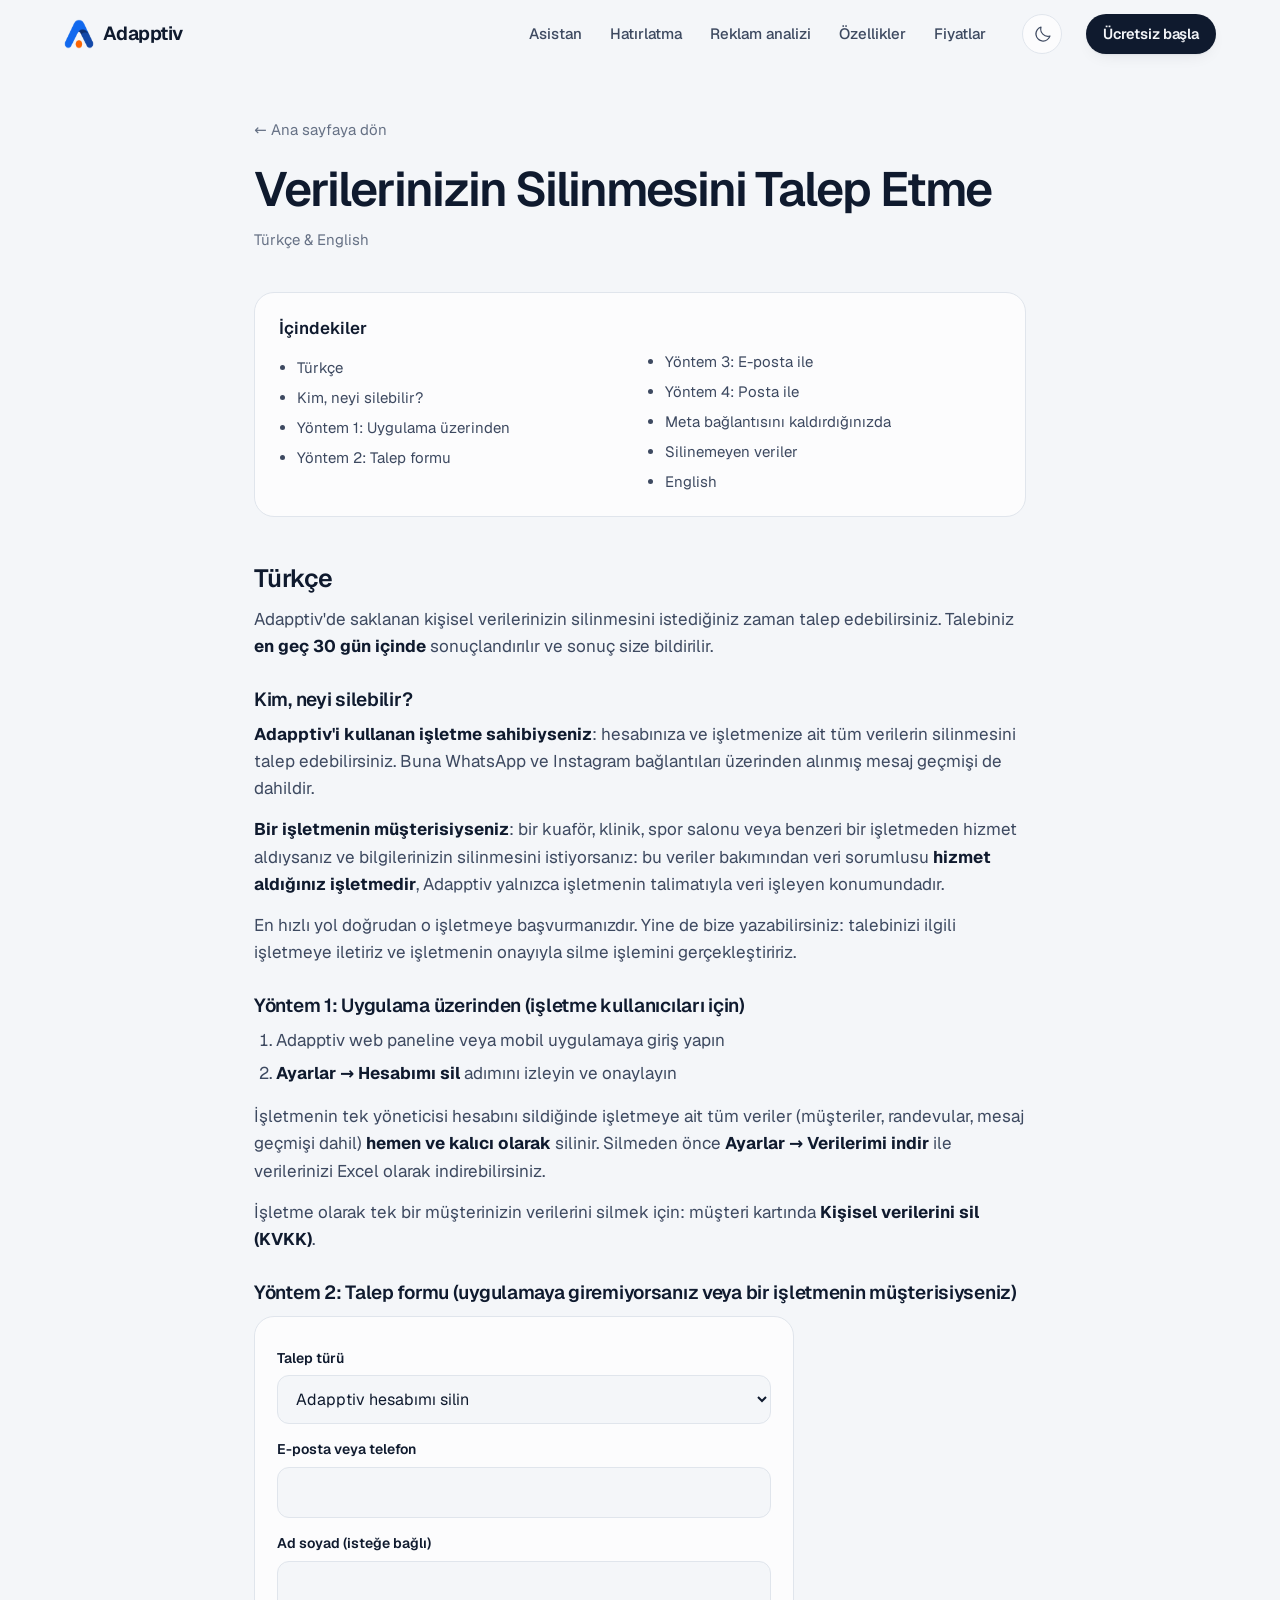
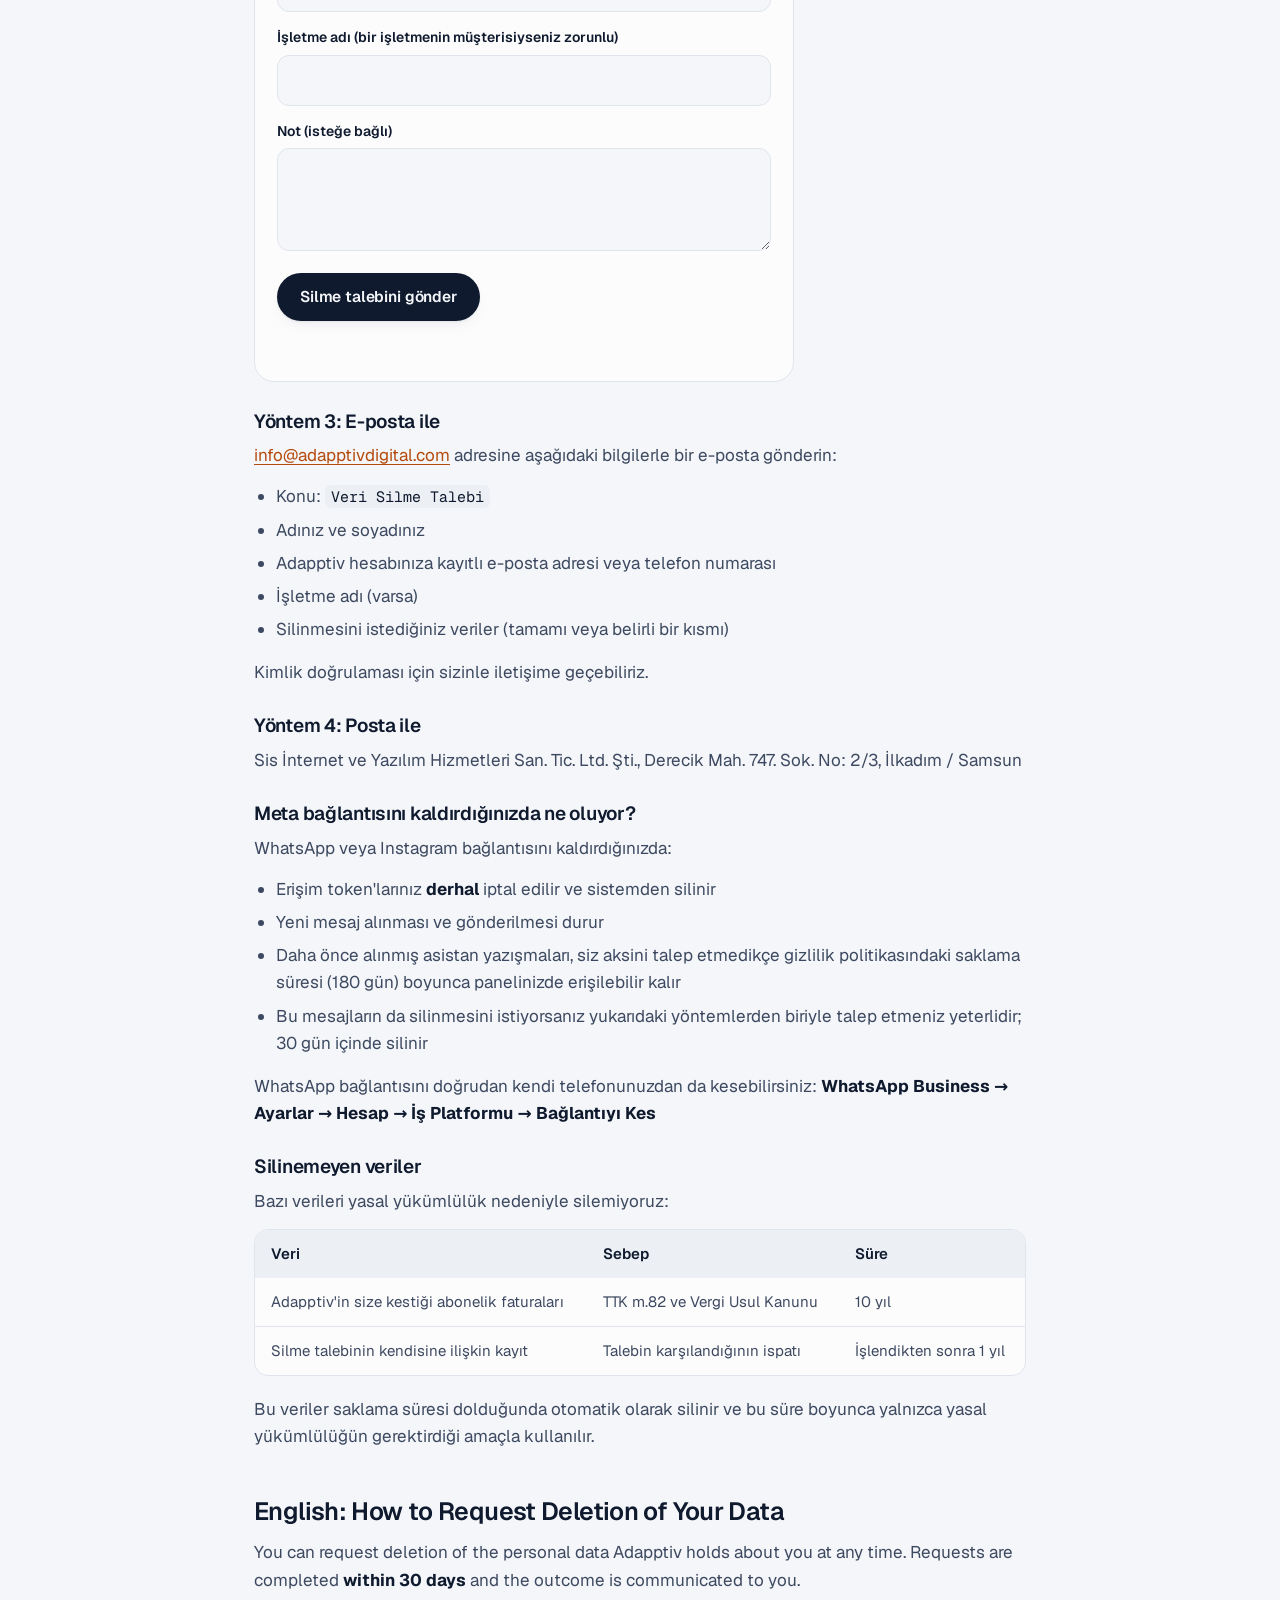
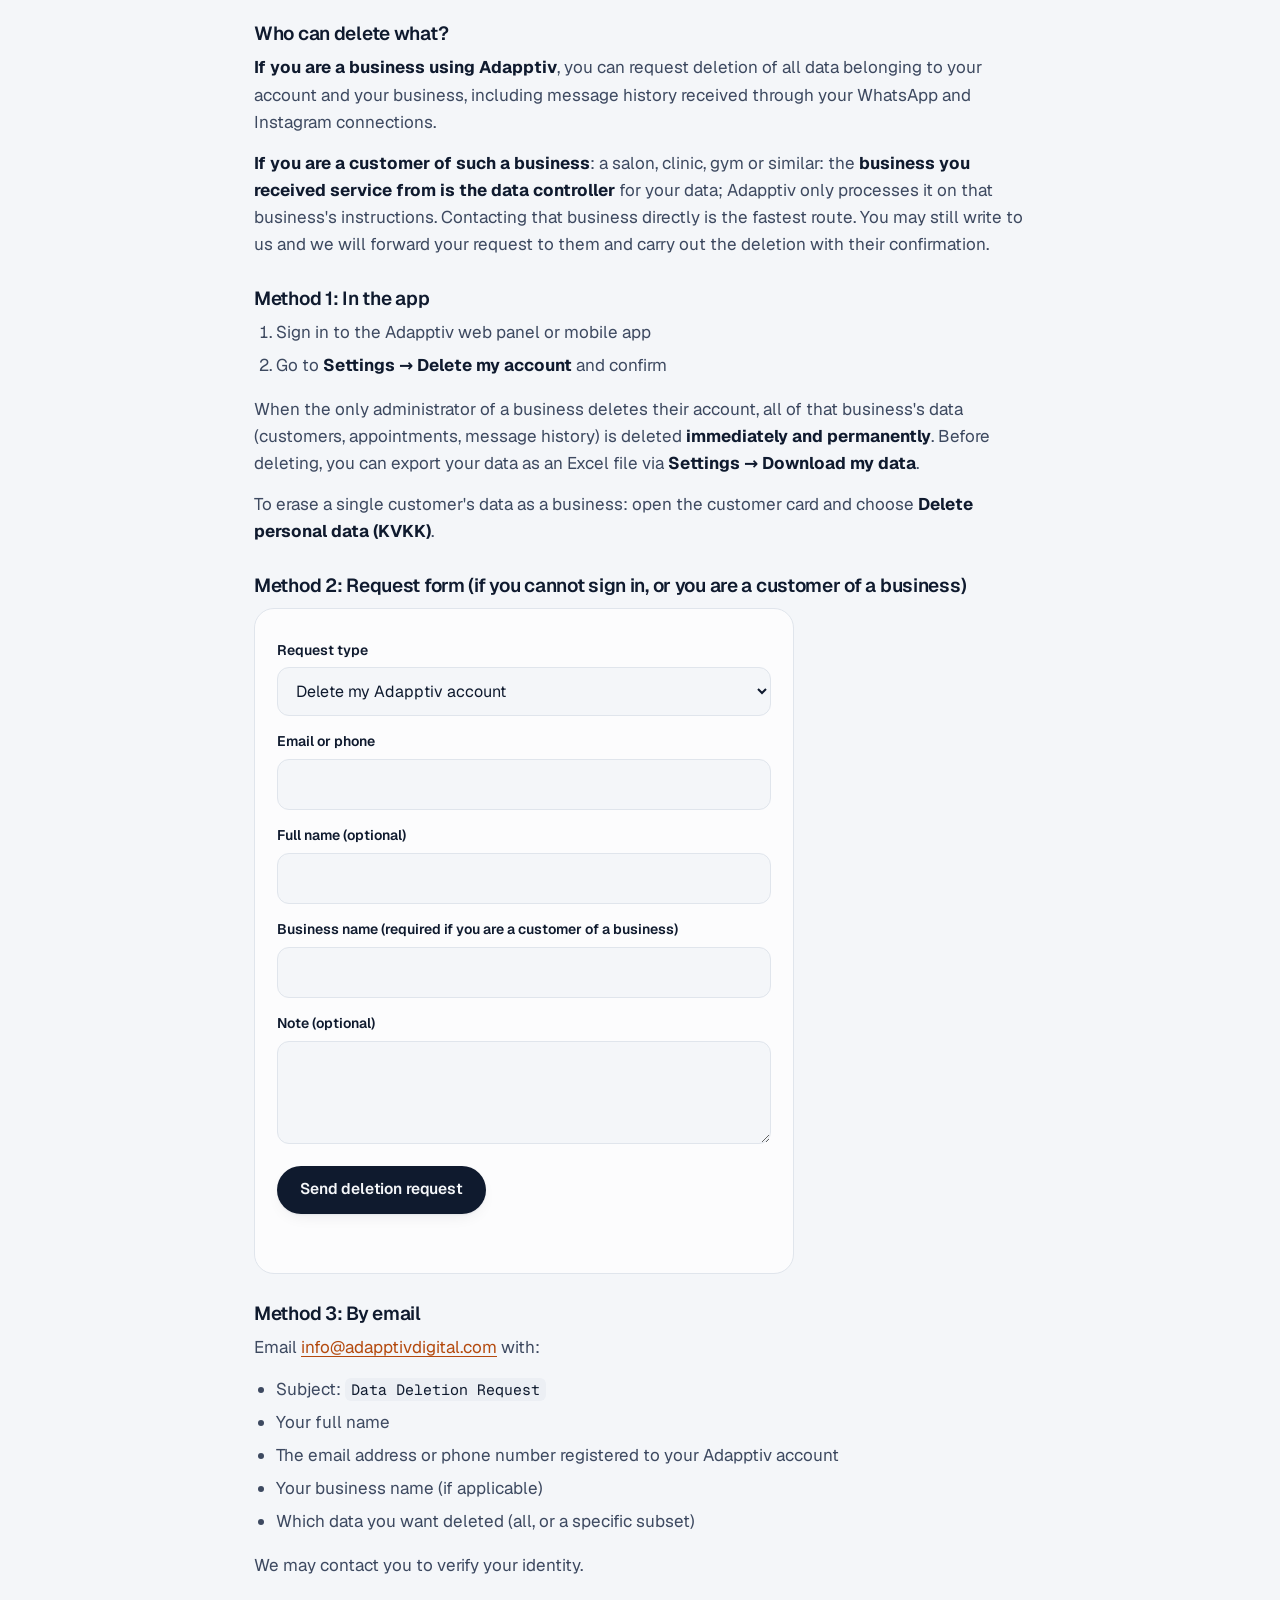
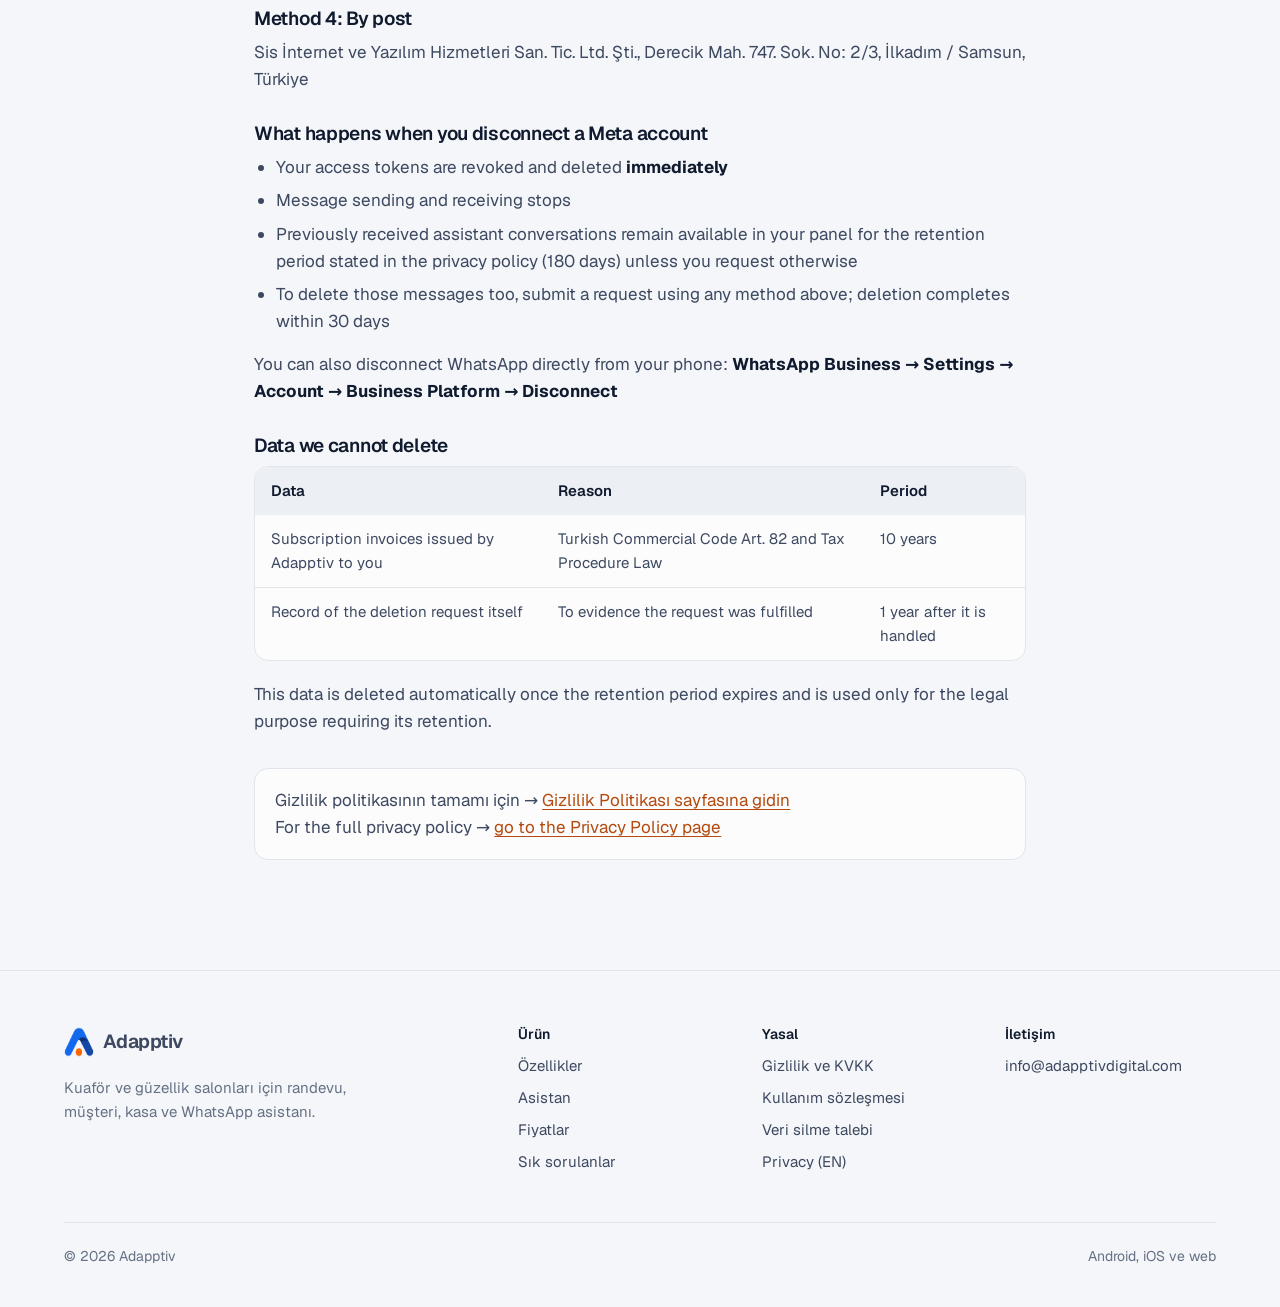
<file: data-deletion/index.html>
<!DOCTYPE html>
<html lang="tr">

<head>
  <meta charset="UTF-8" />
  <meta name="viewport" content="width=device-width, initial-scale=1" />
  <meta name="theme-color" content="#f4f6f9" />
  <script>try{if(localStorage.getItem('adapptiv-tema')==='koyu')document.documentElement.setAttribute('data-theme','dark')}catch(e){}</script>
  <title>Veri Silme Talebi | Adapptiv</title>
  <meta name="description"
    content="Adapptiv'de saklanan kişisel verilerinizin silinmesini nasıl talep edeceğinizi öğrenin: panel üzerinden, e-posta veya posta yoluyla. / How to request deletion of your Adapptiv data." />
  <link rel="icon" href="/assets/logo-mark.png" type="image/png" />
  <link rel="stylesheet" href="/css/site.css" />
</head>

<body class="legal-page">
  <div class="nav-sentinel" aria-hidden="true"></div>
  <!-- ================= NAV ================= -->
  <header class="nav">
    <div class="wrap nav-in">
      <a class="brand" href="/" aria-label="Adapptiv ana sayfa"><img src="/assets/logo-mark.png" alt="" width="30" height="30" />Adapptiv</a>
      <nav class="nav-links" aria-label="Ana menü">
          <a href="/#chatbot">Asistan</a>
          <a href="/#hatirlatma">Hatırlatma</a>
          <a href="/#reklam">Reklam analizi</a>
          <a href="/#ozellikler">Özellikler</a>
          <a href="/#fiyat">Fiyatlar</a>
      </nav>
      <button class="theme-btn" type="button" aria-pressed="false" aria-label="Koyu temaya geç"><svg class="icon i-moon" aria-hidden="true" focusable="false" xmlns="http://www.w3.org/2000/svg" viewBox="0 0 256 256" fill="currentColor"><path d="M233.54,142.23a8,8,0,0,0-8-2,88.08,88.08,0,0,1-109.8-109.8,8,8,0,0,0-10-10,104.84,104.84,0,0,0-52.91,37A104,104,0,0,0,136,224a103.09,103.09,0,0,0,62.52-20.88,104.84,104.84,0,0,0,37-52.91A8,8,0,0,0,233.54,142.23ZM188.9,190.34A88,88,0,0,1,65.66,67.11a89,89,0,0,1,31.4-26A106,106,0,0,0,96,56,104.11,104.11,0,0,0,200,160a106,106,0,0,0,14.92-1.06A89,89,0,0,1,188.9,190.34Z"/></svg><svg class="icon i-sun" aria-hidden="true" focusable="false" xmlns="http://www.w3.org/2000/svg" viewBox="0 0 256 256" fill="currentColor"><path d="M120,40V16a8,8,0,0,1,16,0V40a8,8,0,0,1-16,0Zm72,88a64,64,0,1,1-64-64A64.07,64.07,0,0,1,192,128Zm-16,0a48,48,0,1,0-48,48A48.05,48.05,0,0,0,176,128ZM58.34,69.66A8,8,0,0,0,69.66,58.34l-16-16A8,8,0,0,0,42.34,53.66Zm0,116.68-16,16a8,8,0,0,0,11.32,11.32l16-16a8,8,0,0,0-11.32-11.32ZM192,72a8,8,0,0,0,5.66-2.34l16-16a8,8,0,0,0-11.32-11.32l-16,16A8,8,0,0,0,192,72Zm5.66,114.34a8,8,0,0,0-11.32,11.32l16,16a8,8,0,0,0,11.32-11.32ZM48,128a8,8,0,0,0-8-8H16a8,8,0,0,0,0,16H40A8,8,0,0,0,48,128Zm80,80a8,8,0,0,0-8,8v24a8,8,0,0,0,16,0V216A8,8,0,0,0,128,208Zm112-88H216a8,8,0,0,0,0,16h24a8,8,0,0,0,0-16Z"/></svg></button>
      <a class="btn btn-primary btn-sm nav-cta" href="/#fiyat">Ücretsiz başla</a>
      <button class="menu-btn" type="button" aria-expanded="false" aria-label="Menüyü aç" aria-controls="menu-sheet"><svg class="icon" aria-hidden="true" focusable="false" xmlns="http://www.w3.org/2000/svg" viewBox="0 0 256 256" fill="currentColor"><path d="M224,128a8,8,0,0,1-8,8H40a8,8,0,0,1,0-16H216A8,8,0,0,1,224,128ZM40,72H216a8,8,0,0,0,0-16H40a8,8,0,0,0,0,16ZM216,184H40a8,8,0,0,0,0,16H216a8,8,0,0,0,0-16Z"/></svg></button>
    </div>
    <div class="sheet" id="menu-sheet">
      <div>
        <nav aria-label="Mobil menü">
          <a href="/#chatbot">Asistan</a>
          <a href="/#hatirlatma">Hatırlatma</a>
          <a href="/#reklam">Reklam analizi</a>
          <a href="/#ozellikler">Özellikler</a>
          <a href="/#fiyat">Fiyatlar</a>
          <a class="btn btn-primary" href="/#fiyat">Ücretsiz başla</a>
        </nav>
      </div>
    </div>
  </header>

  <main>
    <!-- ================= BAŞLIK ================= -->
    <section class="legal-hero">
      <div class="wrap">
        <a href="/index.html" class="back-link">← Ana sayfaya dön</a>
        <h1>Verilerinizin Silinmesini Talep Etme</h1>
        <p class="meta">Türkçe &amp; English</p>
      </div>
    </section>

    <!-- ================= İÇERİK ================= -->
    <article class="legal-body wrap">

      <nav class="legal-toc" aria-label="İçindekiler">
        <p class="legal-toc-title">İçindekiler</p>
        <ul>
          <li><a href="#tr">Türkçe</a></li>
          <li><a href="#tr-kim">Kim, neyi silebilir?</a></li>
          <li><a href="#tr-yontem1">Yöntem 1: Uygulama üzerinden</a></li>
          <li><a href="#tr-form">Yöntem 2: Talep formu</a></li>
          <li><a href="#tr-yontem2">Yöntem 3: E-posta ile</a></li>
          <li><a href="#tr-yontem3">Yöntem 4: Posta ile</a></li>
          <li><a href="#tr-meta">Meta bağlantısını kaldırdığınızda</a></li>
          <li><a href="#tr-silinemeyen">Silinemeyen veriler</a></li>
          <li><a href="#en">English</a></li>
        </ul>
      </nav>

      <h2 id="tr">Türkçe</h2>
      <p>Adapptiv'de saklanan kişisel verilerinizin silinmesini istediğiniz zaman talep edebilirsiniz. Talebiniz
        <strong>en geç 30 gün içinde</strong> sonuçlandırılır ve sonuç size bildirilir.</p>

      <h3 id="tr-kim">Kim, neyi silebilir?</h3>
      <p><strong>Adapptiv'i kullanan işletme sahibiyseniz</strong>: hesabınıza ve işletmenize ait tüm verilerin
        silinmesini talep edebilirsiniz. Buna WhatsApp ve Instagram bağlantıları üzerinden alınmış mesaj geçmişi de
        dahildir.</p>
      <p><strong>Bir işletmenin müşterisiyseniz</strong>: bir kuaför, klinik, spor salonu veya benzeri bir
        işletmeden hizmet aldıysanız ve bilgilerinizin silinmesini istiyorsanız: bu veriler bakımından veri sorumlusu
        <strong>hizmet aldığınız işletmedir</strong>, Adapptiv yalnızca işletmenin talimatıyla veri işleyen
        konumundadır.</p>
      <p>En hızlı yol doğrudan o işletmeye başvurmanızdır. Yine de bize yazabilirsiniz: talebinizi ilgili işletmeye
        iletiriz ve işletmenin onayıyla silme işlemini gerçekleştiririz.</p>

      <h3 id="tr-yontem1">Yöntem 1: Uygulama üzerinden (işletme kullanıcıları için)</h3>
      <ol>
        <li>Adapptiv web paneline veya mobil uygulamaya giriş yapın</li>
        <li><strong>Ayarlar → Hesabımı sil</strong> adımını izleyin ve onaylayın</li>
      </ol>
      <p>İşletmenin tek yöneticisi hesabını sildiğinde işletmeye ait tüm veriler (müşteriler, randevular, mesaj
        geçmişi dahil) <strong>hemen ve kalıcı olarak</strong> silinir. Silmeden önce <strong>Ayarlar → Verilerimi
        indir</strong> ile verilerinizi Excel olarak indirebilirsiniz.</p>
      <p>İşletme olarak tek bir müşterinizin verilerini silmek için: müşteri kartında <strong>Kişisel verilerini sil
        (KVKK)</strong>.</p>

      <h3 id="tr-form">Yöntem 2: Talep formu (uygulamaya giremiyorsanız veya bir işletmenin müşterisiyseniz)</h3>
      <form class="deletion-form" data-lang="tr" novalidate>
        <label for="kind-tr">Talep türü</label>
        <select id="kind-tr" name="kind">
          <option value="account">Adapptiv hesabımı silin</option>
          <option value="customer">Bir işletmenin müşterisiyim, verilerimi silin</option>
        </select>
        <label for="contact-tr">E-posta veya telefon</label>
        <input id="contact-tr" name="contact" maxlength="254" autocomplete="email" required>
        <label for="name-tr">Ad soyad (isteğe bağlı)</label>
        <input id="name-tr" name="full_name" maxlength="120" autocomplete="name">
        <label for="biz-tr">İşletme adı (bir işletmenin müşterisiyseniz zorunlu)</label>
        <input id="biz-tr" name="business_name" maxlength="120">
        <label for="note-tr">Not (isteğe bağlı)</label>
        <textarea id="note-tr" name="note" rows="3" maxlength="1000"></textarea>
        <button type="submit" class="btn btn-primary">Silme talebini gönder</button>
        <p class="deletion-msg" role="status"></p>
      </form>

      <h3 id="tr-yontem2">Yöntem 3: E-posta ile</h3>
      <p><a href="mailto:info@adapptivdigital.com">info@adapptivdigital.com</a> adresine aşağıdaki bilgilerle bir
        e-posta gönderin:</p>
      <ul>
        <li>Konu: <code>Veri Silme Talebi</code></li>
        <li>Adınız ve soyadınız</li>
        <li>Adapptiv hesabınıza kayıtlı e-posta adresi veya telefon numarası</li>
        <li>İşletme adı (varsa)</li>
        <li>Silinmesini istediğiniz veriler (tamamı veya belirli bir kısmı)</li>
      </ul>
      <p>Kimlik doğrulaması için sizinle iletişime geçebiliriz.</p>

      <h3 id="tr-yontem3">Yöntem 4: Posta ile</h3>
      <p>Sis İnternet ve Yazılım Hizmetleri San. Tic. Ltd. Şti., Derecik Mah. 747. Sok. No: 2/3, İlkadım / Samsun</p>

      <h3 id="tr-meta">Meta bağlantısını kaldırdığınızda ne oluyor?</h3>
      <p>WhatsApp veya Instagram bağlantısını kaldırdığınızda:</p>
      <ul>
        <li>Erişim token'larınız <strong>derhal</strong> iptal edilir ve sistemden silinir</li>
        <li>Yeni mesaj alınması ve gönderilmesi durur</li>
        <li>Daha önce alınmış asistan yazışmaları, siz aksini talep etmedikçe gizlilik politikasındaki saklama süresi
          (180 gün) boyunca panelinizde erişilebilir kalır</li>
        <li>Bu mesajların da silinmesini istiyorsanız yukarıdaki yöntemlerden biriyle talep etmeniz yeterlidir; 30
          gün içinde silinir</li>
      </ul>
      <p>WhatsApp bağlantısını doğrudan kendi telefonunuzdan da kesebilirsiniz: <strong>WhatsApp Business → Ayarlar
        → Hesap → İş Platformu → Bağlantıyı Kes</strong></p>

      <h3 id="tr-silinemeyen">Silinemeyen veriler</h3>
      <p>Bazı verileri yasal yükümlülük nedeniyle silemiyoruz:</p>
      <div class="table-wrap">
        <table>
          <thead>
            <tr><th>Veri</th><th>Sebep</th><th>Süre</th></tr>
          </thead>
          <tbody>
            <tr><td>Adapptiv'in size kestiği abonelik faturaları</td><td>TTK m.82 ve Vergi Usul Kanunu</td><td>10 yıl</td></tr>
            <tr><td>Silme talebinin kendisine ilişkin kayıt</td><td>Talebin karşılandığının ispatı</td><td>İşlendikten sonra 1 yıl</td></tr>
          </tbody>
        </table>
      </div>
      <p>Bu veriler saklama süresi dolduğunda otomatik olarak silinir ve bu süre boyunca yalnızca yasal
        yükümlülüğün gerektirdiği amaçla kullanılır.</p>

      <h2 id="en">English: How to Request Deletion of Your Data</h2>
      <p>You can request deletion of the personal data Adapptiv holds about you at any time. Requests are completed
        <strong>within 30 days</strong> and the outcome is communicated to you.</p>

      <h3>Who can delete what?</h3>
      <p><strong>If you are a business using Adapptiv</strong>, you can request deletion of all data belonging to
        your account and your business, including message history received through your WhatsApp and Instagram
        connections.</p>
      <p><strong>If you are a customer of such a business</strong>: a salon, clinic, gym or similar: the
        <strong>business you received service from is the data controller</strong> for your data; Adapptiv only
        processes it on that business's instructions. Contacting that business directly is the fastest route. You
        may still write to us and we will forward your request to them and carry out the deletion with their
        confirmation.</p>

      <h3>Method 1: In the app</h3>
      <ol>
        <li>Sign in to the Adapptiv web panel or mobile app</li>
        <li>Go to <strong>Settings → Delete my account</strong> and confirm</li>
      </ol>
      <p>When the only administrator of a business deletes their account, all of that business's data (customers,
        appointments, message history) is deleted <strong>immediately and permanently</strong>. Before deleting, you
        can export your data as an Excel file via <strong>Settings → Download my data</strong>.</p>
      <p>To erase a single customer's data as a business: open the customer card and choose <strong>Delete personal
        data (KVKK)</strong>.</p>

      <h3>Method 2: Request form (if you cannot sign in, or you are a customer of a business)</h3>
      <form class="deletion-form" data-lang="en" novalidate>
        <label for="kind-en">Request type</label>
        <select id="kind-en" name="kind">
          <option value="account">Delete my Adapptiv account</option>
          <option value="customer">I am a customer of a business, delete my data</option>
        </select>
        <label for="contact-en">Email or phone</label>
        <input id="contact-en" name="contact" maxlength="254" autocomplete="email" required>
        <label for="name-en">Full name (optional)</label>
        <input id="name-en" name="full_name" maxlength="120" autocomplete="name">
        <label for="biz-en">Business name (required if you are a customer of a business)</label>
        <input id="biz-en" name="business_name" maxlength="120">
        <label for="note-en">Note (optional)</label>
        <textarea id="note-en" name="note" rows="3" maxlength="1000"></textarea>
        <button type="submit" class="btn btn-primary">Send deletion request</button>
        <p class="deletion-msg" role="status"></p>
      </form>

      <h3>Method 3: By email</h3>
      <p>Email <a href="mailto:info@adapptivdigital.com">info@adapptivdigital.com</a> with:</p>
      <ul>
        <li>Subject: <code>Data Deletion Request</code></li>
        <li>Your full name</li>
        <li>The email address or phone number registered to your Adapptiv account</li>
        <li>Your business name (if applicable)</li>
        <li>Which data you want deleted (all, or a specific subset)</li>
      </ul>
      <p>We may contact you to verify your identity.</p>

      <h3>Method 4: By post</h3>
      <p>Sis İnternet ve Yazılım Hizmetleri San. Tic. Ltd. Şti., Derecik Mah. 747. Sok. No: 2/3, İlkadım / Samsun, Türkiye</p>

      <h3>What happens when you disconnect a Meta account</h3>
      <ul>
        <li>Your access tokens are revoked and deleted <strong>immediately</strong></li>
        <li>Message sending and receiving stops</li>
        <li>Previously received assistant conversations remain available in your panel for the retention period
          stated in the privacy policy (180 days) unless you request otherwise</li>
        <li>To delete those messages too, submit a request using any method above; deletion completes within 30
          days</li>
      </ul>
      <p>You can also disconnect WhatsApp directly from your phone: <strong>WhatsApp Business → Settings → Account
        → Business Platform → Disconnect</strong></p>

      <h3>Data we cannot delete</h3>
      <div class="table-wrap">
        <table>
          <thead>
            <tr><th>Data</th><th>Reason</th><th>Period</th></tr>
          </thead>
          <tbody>
            <tr><td>Subscription invoices issued by Adapptiv to you</td><td>Turkish Commercial Code Art. 82 and Tax Procedure Law</td><td>10 years</td></tr>
            <tr><td>Record of the deletion request itself</td><td>To evidence the request was fulfilled</td><td>1 year after it is handled</td></tr>
          </tbody>
        </table>
      </div>
      <p>This data is deleted automatically once the retention period expires and is used only for the legal
        purpose requiring its retention.</p>

      <p class="cross-link">Gizlilik politikasının tamamı için → <a href="/gizlilik">Gizlilik Politikası sayfasına gidin</a><br>For the full privacy policy → <a href="/privacy">go to the Privacy Policy page</a></p>

    </article>
  </main>

  <!-- ================= FOOTER ================= -->
  <footer class="foot">
    <div class="wrap">
      <div class="foot-grid">
        <div>
          <a class="brand" href="/"><img src="/assets/logo-mark.png" alt="" width="30" height="30" />Adapptiv</a>
          <p>Kuaför ve güzellik salonları için randevu, müşteri, kasa ve WhatsApp asistanı.</p>
        </div>
        <div>
          <h4>Ürün</h4>
          <ul>
            <li><a href="/#ozellikler">Özellikler</a></li>
            <li><a href="/#chatbot">Asistan</a></li>
            <li><a href="/#fiyat">Fiyatlar</a></li>
            <li><a href="/#sss">Sık sorulanlar</a></li>
          </ul>
        </div>
        <div>
          <h4>Yasal</h4>
          <ul>
            <li><a href="/gizlilik">Gizlilik ve KVKK</a></li>
            <li><a href="/kullanim-sozlesmesi.html">Kullanım sözleşmesi</a></li>
            <li><a href="/veri-silme">Veri silme talebi</a></li>
            <li><a href="/privacy" lang="en">Privacy (EN)</a></li>
          </ul>
        </div>
        <div>
          <h4>İletişim</h4>
          <ul>
            <li><a href="mailto:info@adapptivdigital.com">info@adapptivdigital.com</a></li>
          </ul>
        </div>
      </div>
      <div class="foot-bottom">
        <span>© <span data-year>2026</span> Adapptiv</span>
        <span>Android, iOS ve web</span>
      </div>
    </div>
  </footer>

  <script>
    // Silme talebi formu: Adapptiv sunucusundaki account-deletion-request
    // fonksiyonuna gider (uygulamadaki /hesap-silme ile ayni uc nokta).
    document.querySelectorAll('.deletion-form').forEach(function (f) {
      var en = f.dataset.lang === 'en'
      var msg = f.querySelector('.deletion-msg')
      f.addEventListener('submit', async function (e) {
        e.preventDefault()
        var v = function (n) { return (f.elements[n].value || '').trim() }
        var btn = f.querySelector('button')
        btn.disabled = true
        msg.className = 'deletion-msg'
        msg.textContent = en ? 'Sending…' : 'Gönderiliyor…'
        try {
          var res = await fetch('https://rllvmyriopaulcmmynbe.supabase.co/functions/v1/account-deletion-request', {
            method: 'POST',
            headers: { 'Content-Type': 'application/json' },
            body: JSON.stringify({
              kind: v('kind'),
              contact: v('contact'),
              full_name: v('full_name') || undefined,
              business_name: v('business_name') || undefined,
              note: v('note') || undefined,
              turnstile_token: '',
            }),
          })
          var body = await res.json().catch(function () { return {} })
          if (!res.ok) throw new Error(body.error || (en ? 'The request could not be sent.' : 'Talep gönderilemedi.'))
          f.querySelectorAll('input, textarea, select').forEach(function (el) { el.disabled = true })
          msg.className = 'deletion-msg ok'
          msg.textContent = en
            ? 'Your request has been received. We will contact you to verify your identity.'
            : 'Talebiniz alındı. Kimliğinizi doğrulamak için size ulaşacağız.'
        } catch (err) {
          msg.className = 'deletion-msg err'
          msg.textContent = err.message || (en ? 'Could not reach the server, please try again.' : 'Sunucuya ulaşılamadı, tekrar deneyin.')
          btn.disabled = false
        }
      })
    })
  </script>
  <script src="/js/site.js" defer></script>
</body>

</html>
</file>
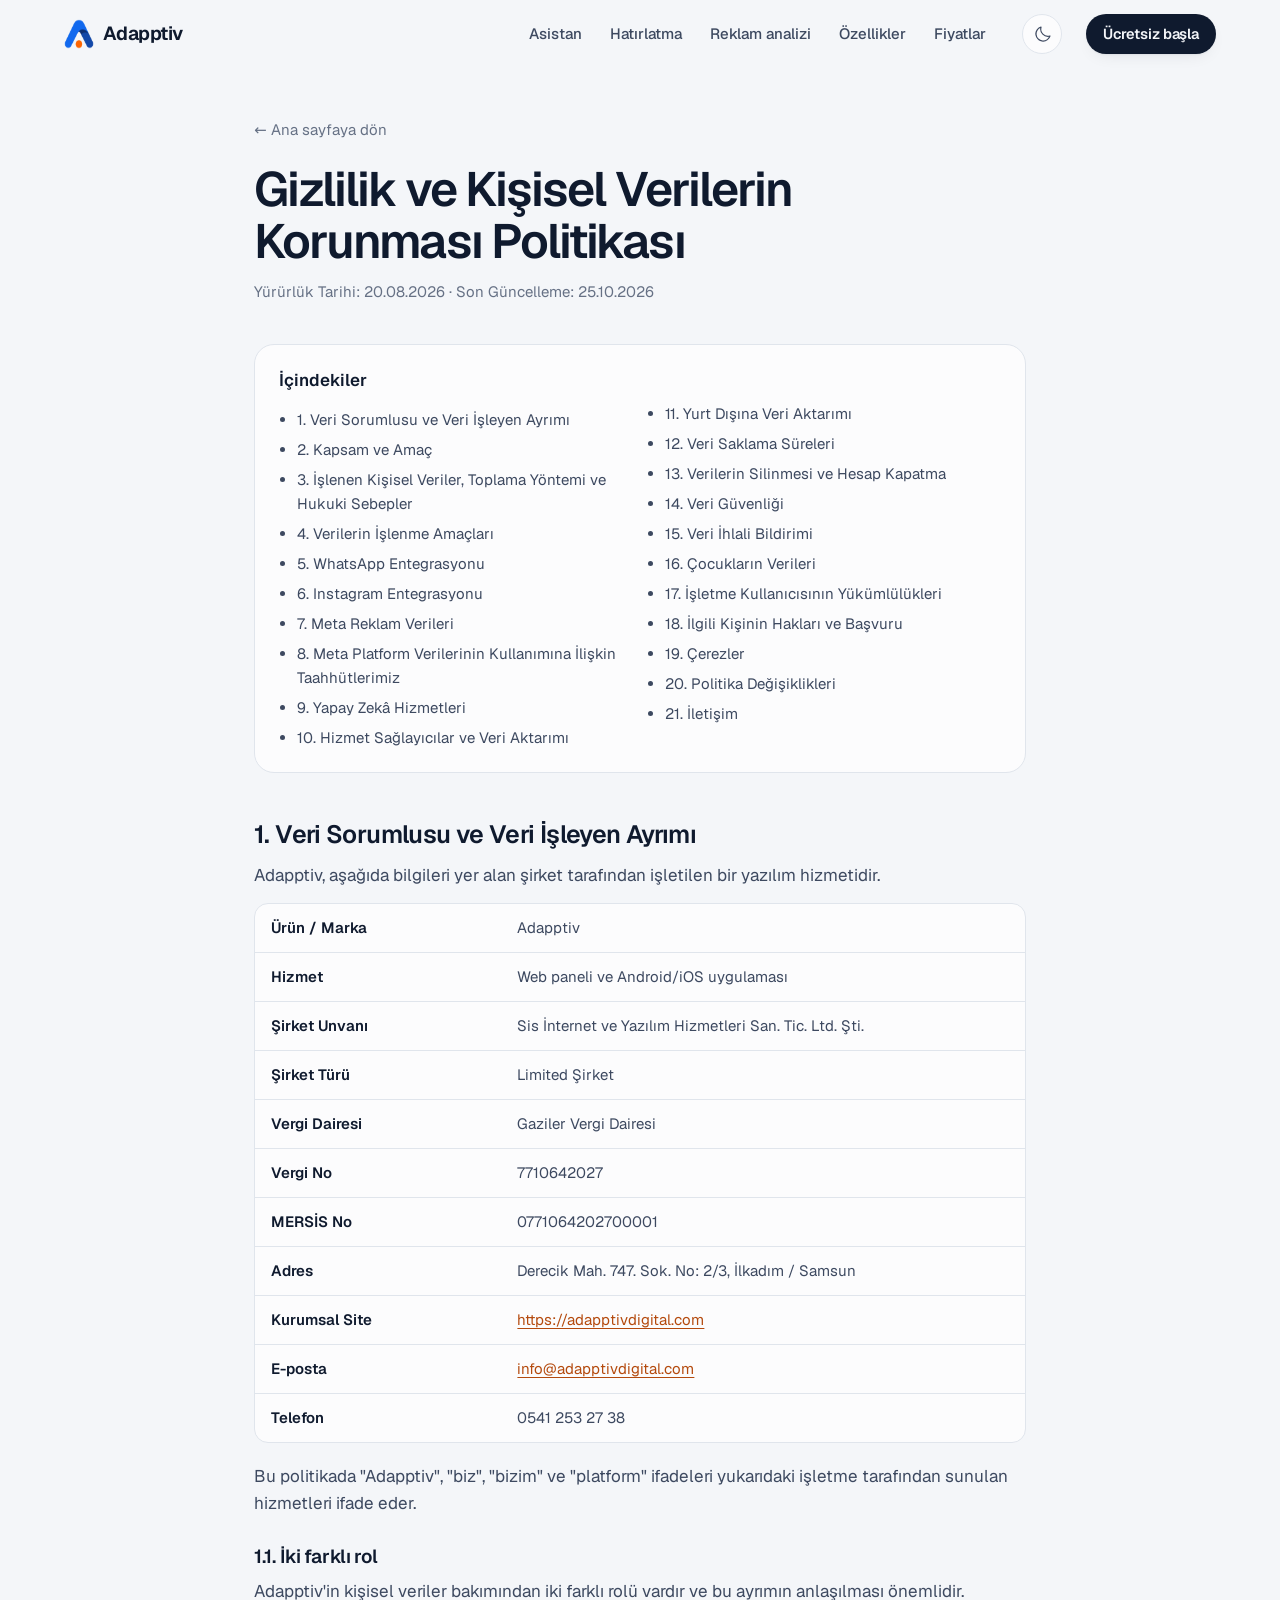
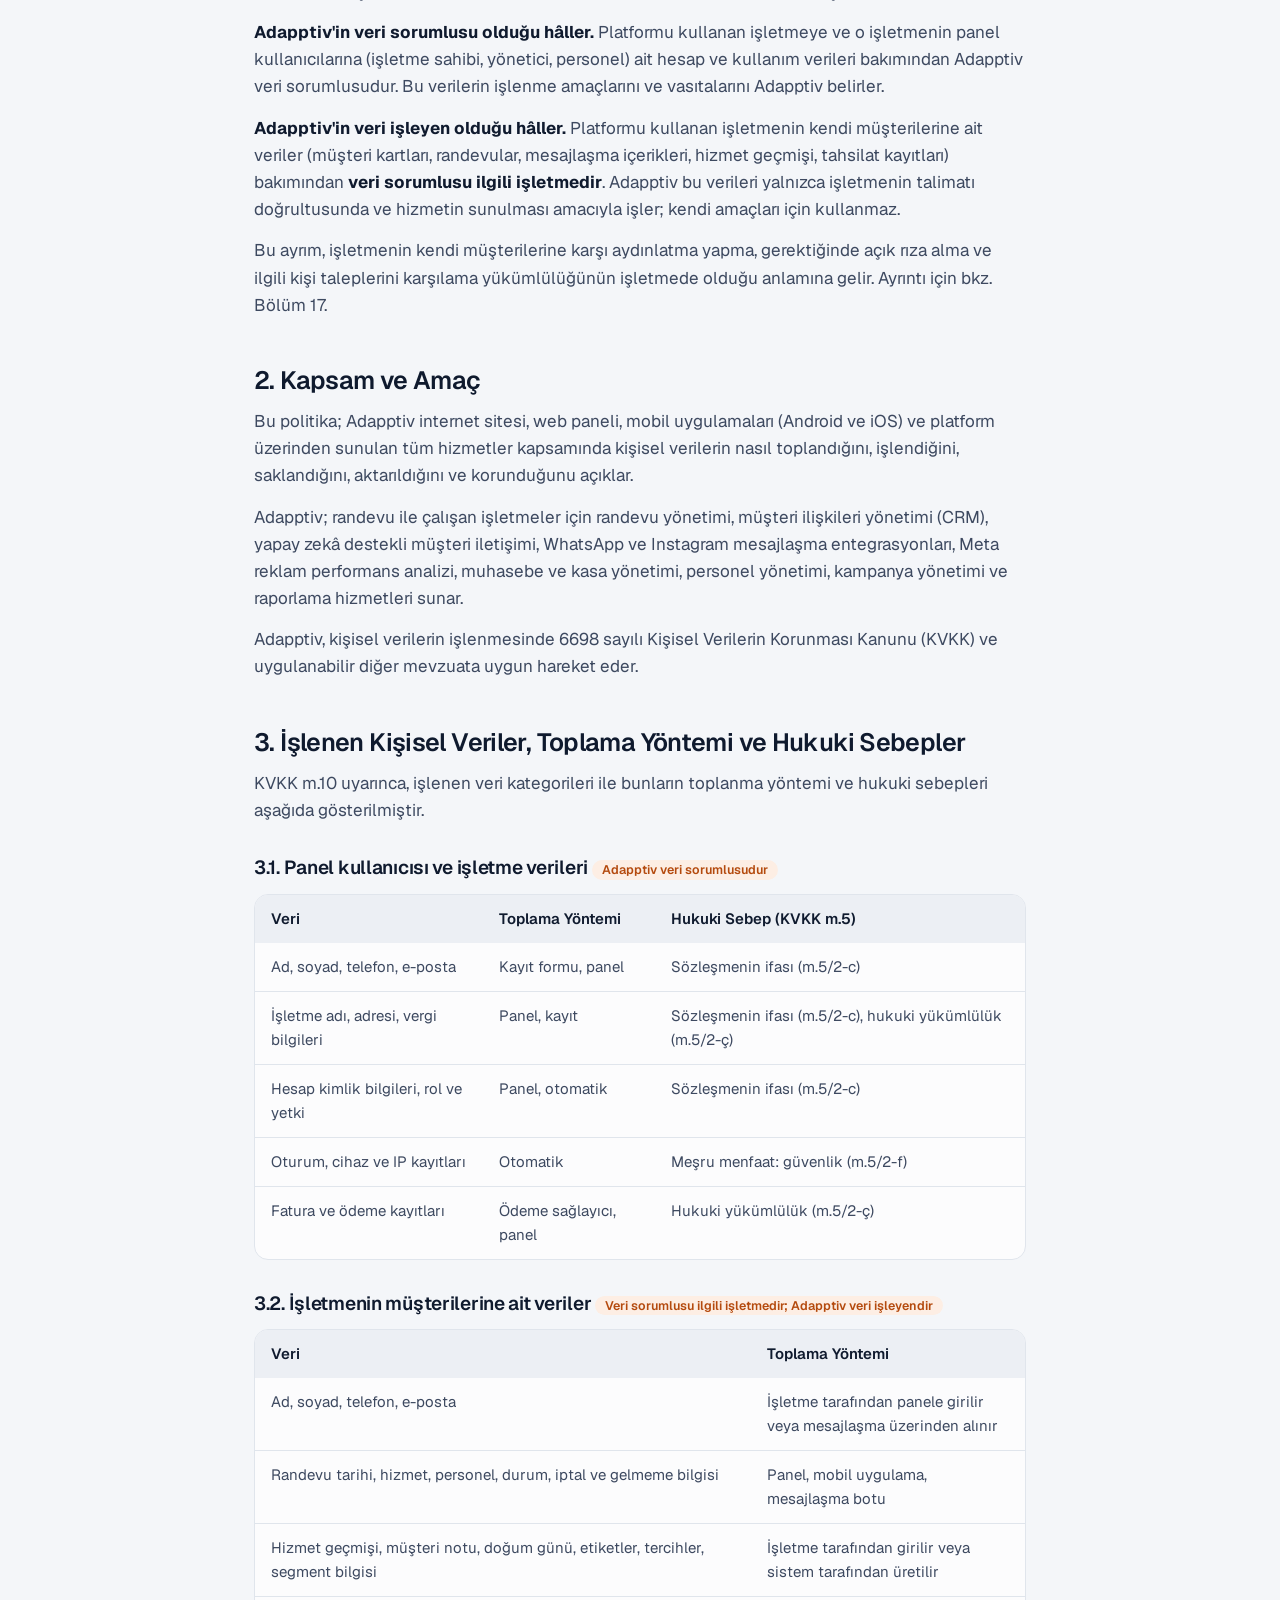
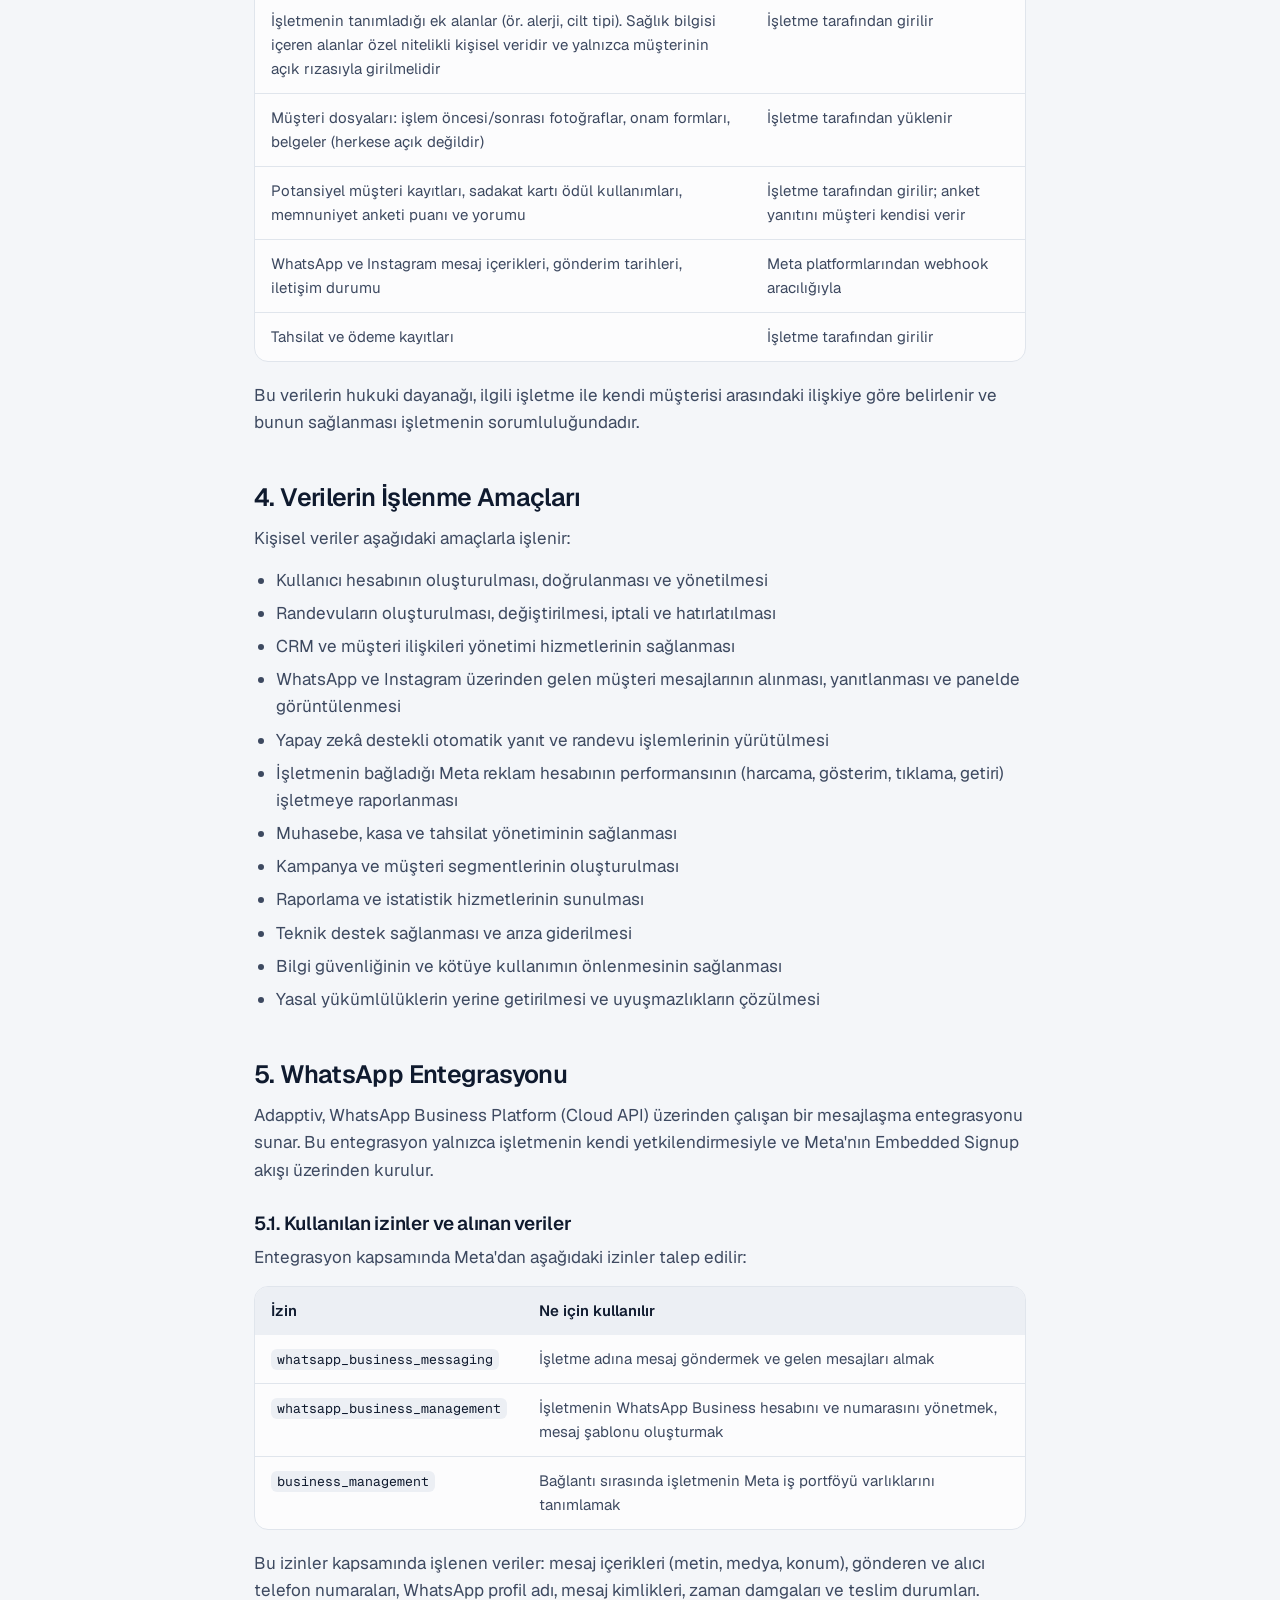
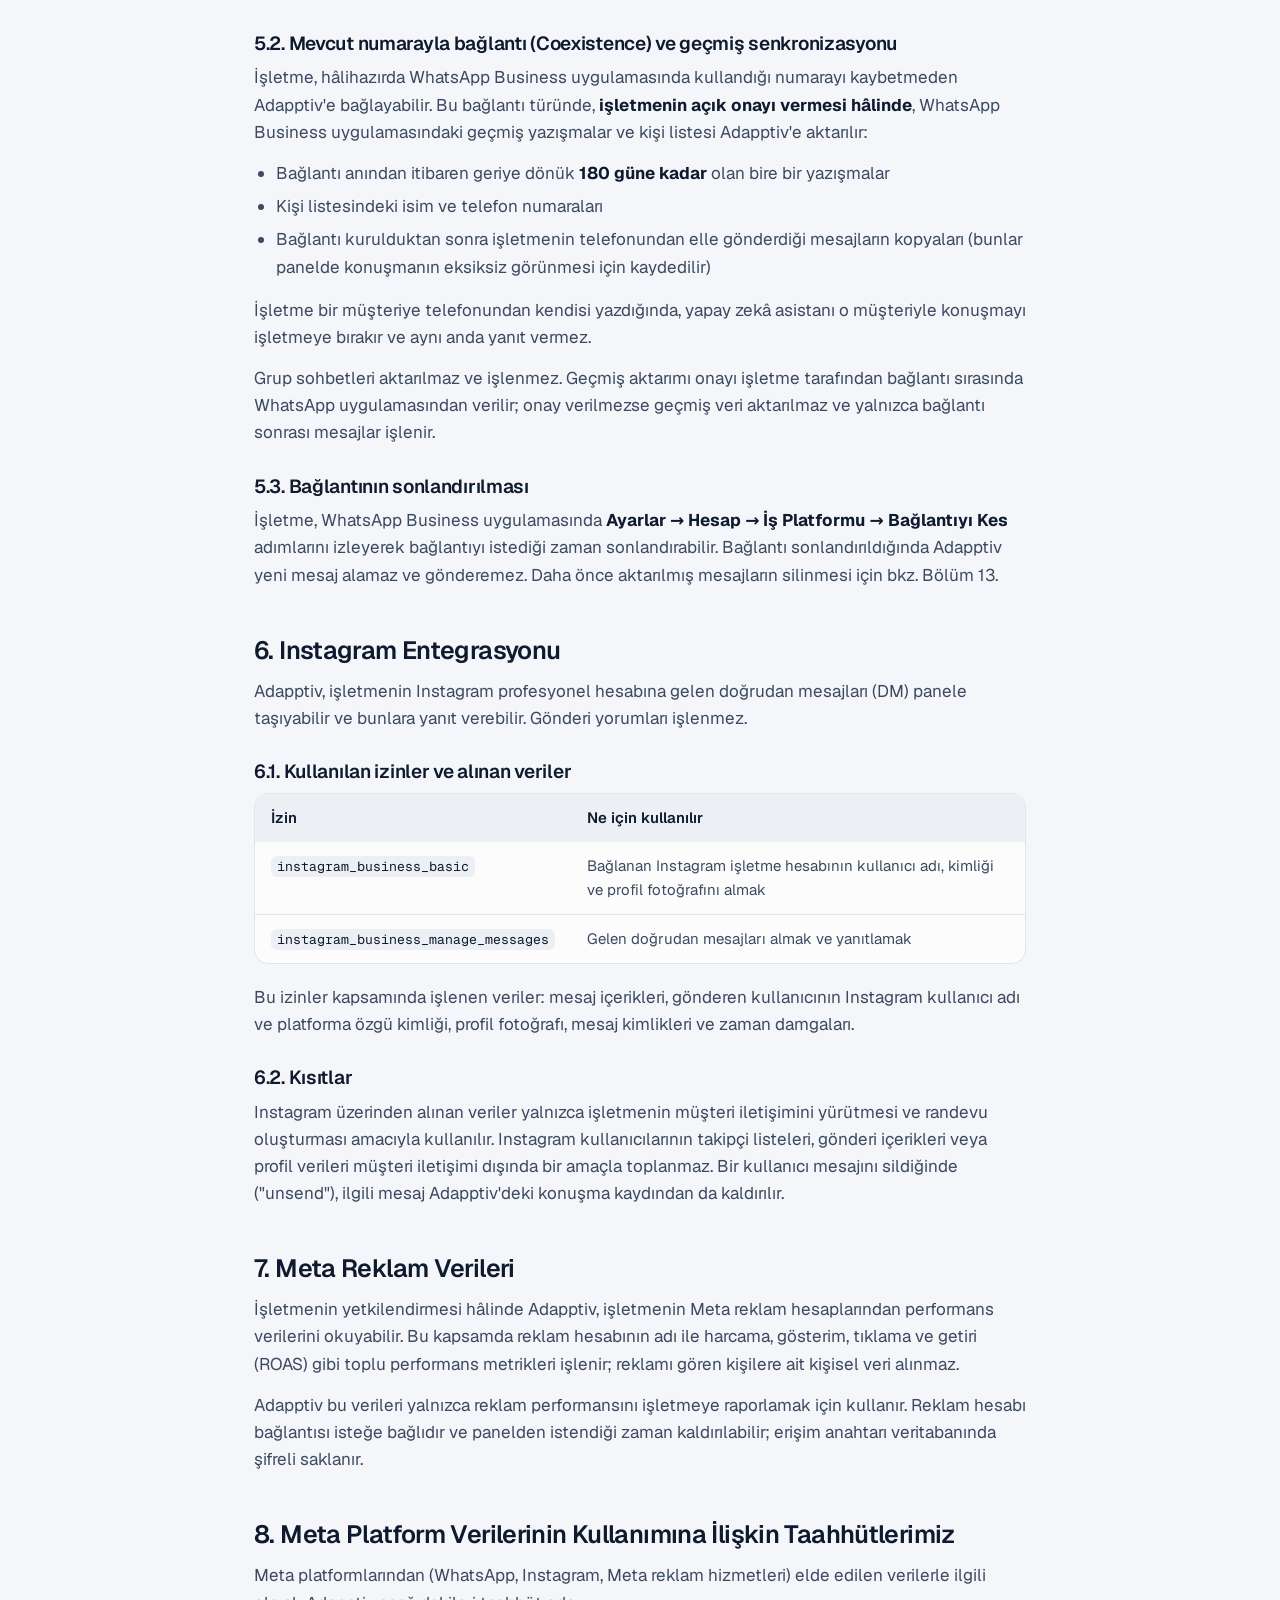
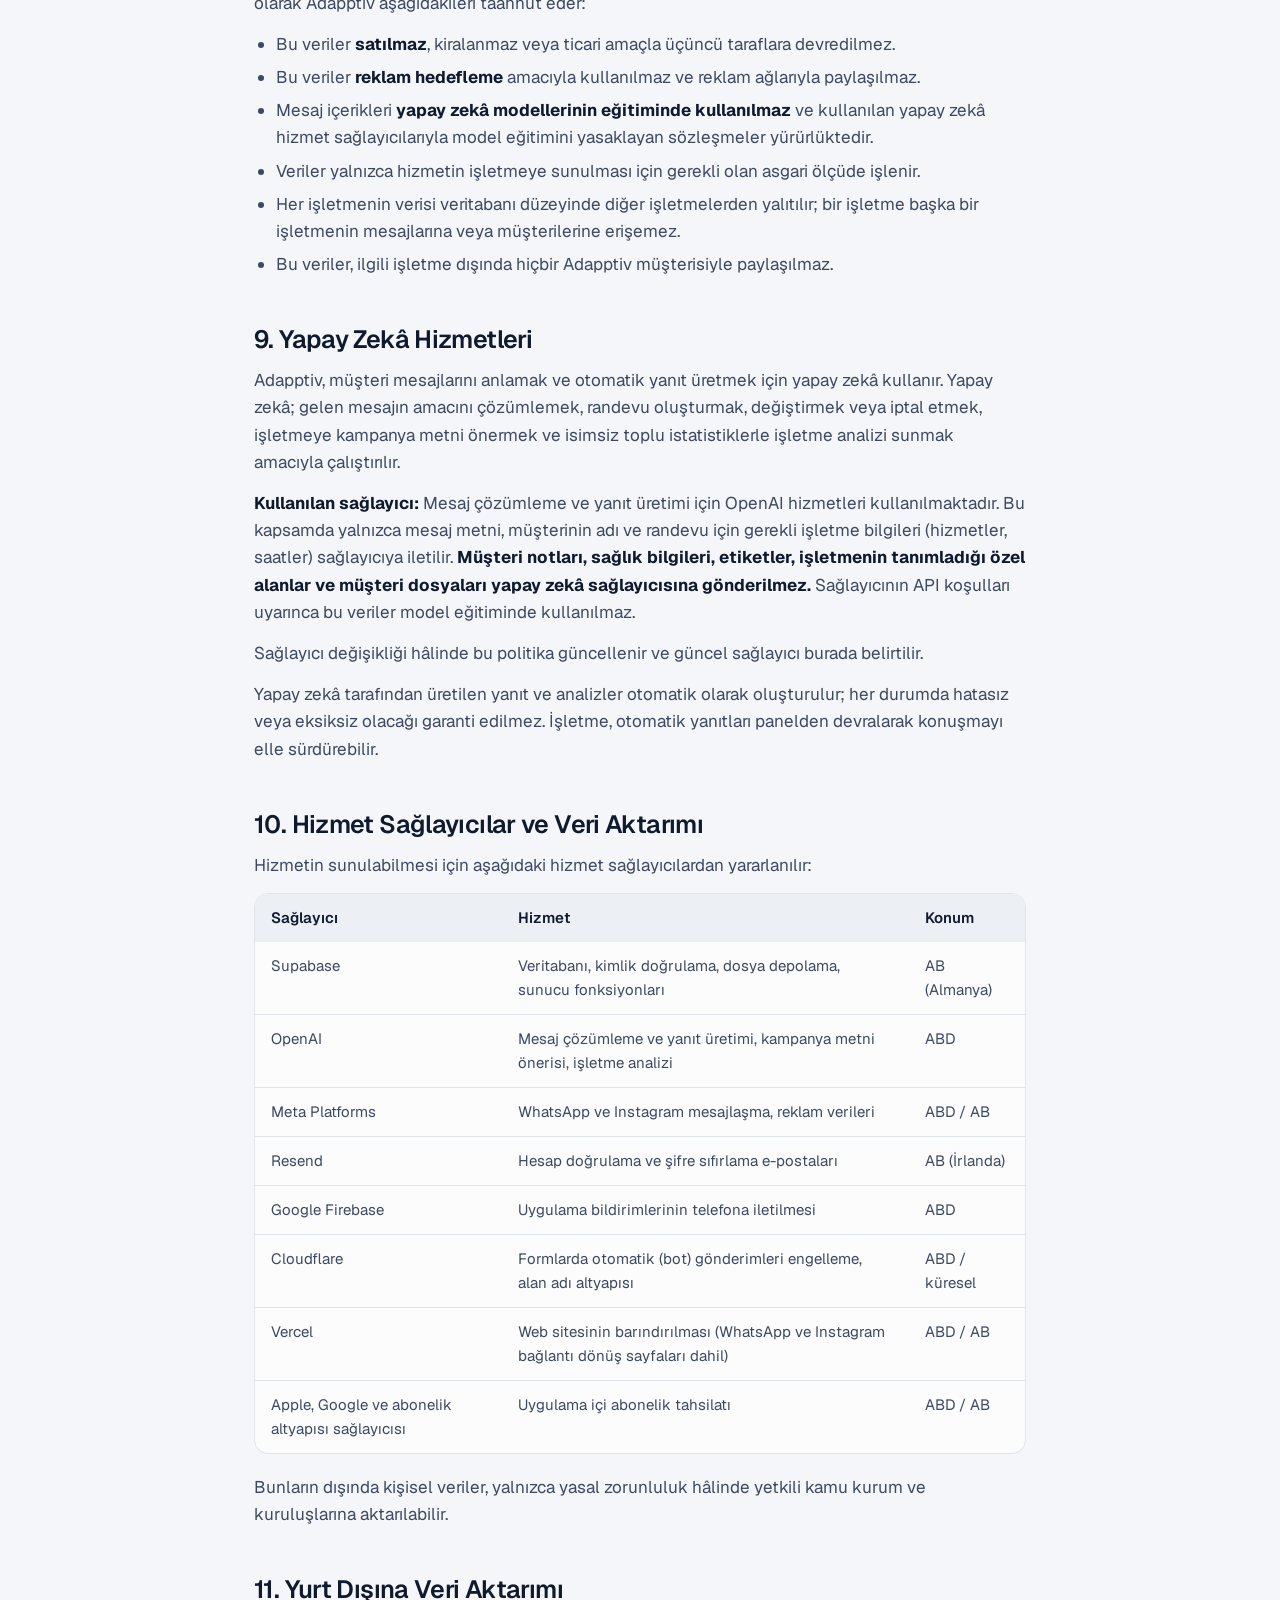
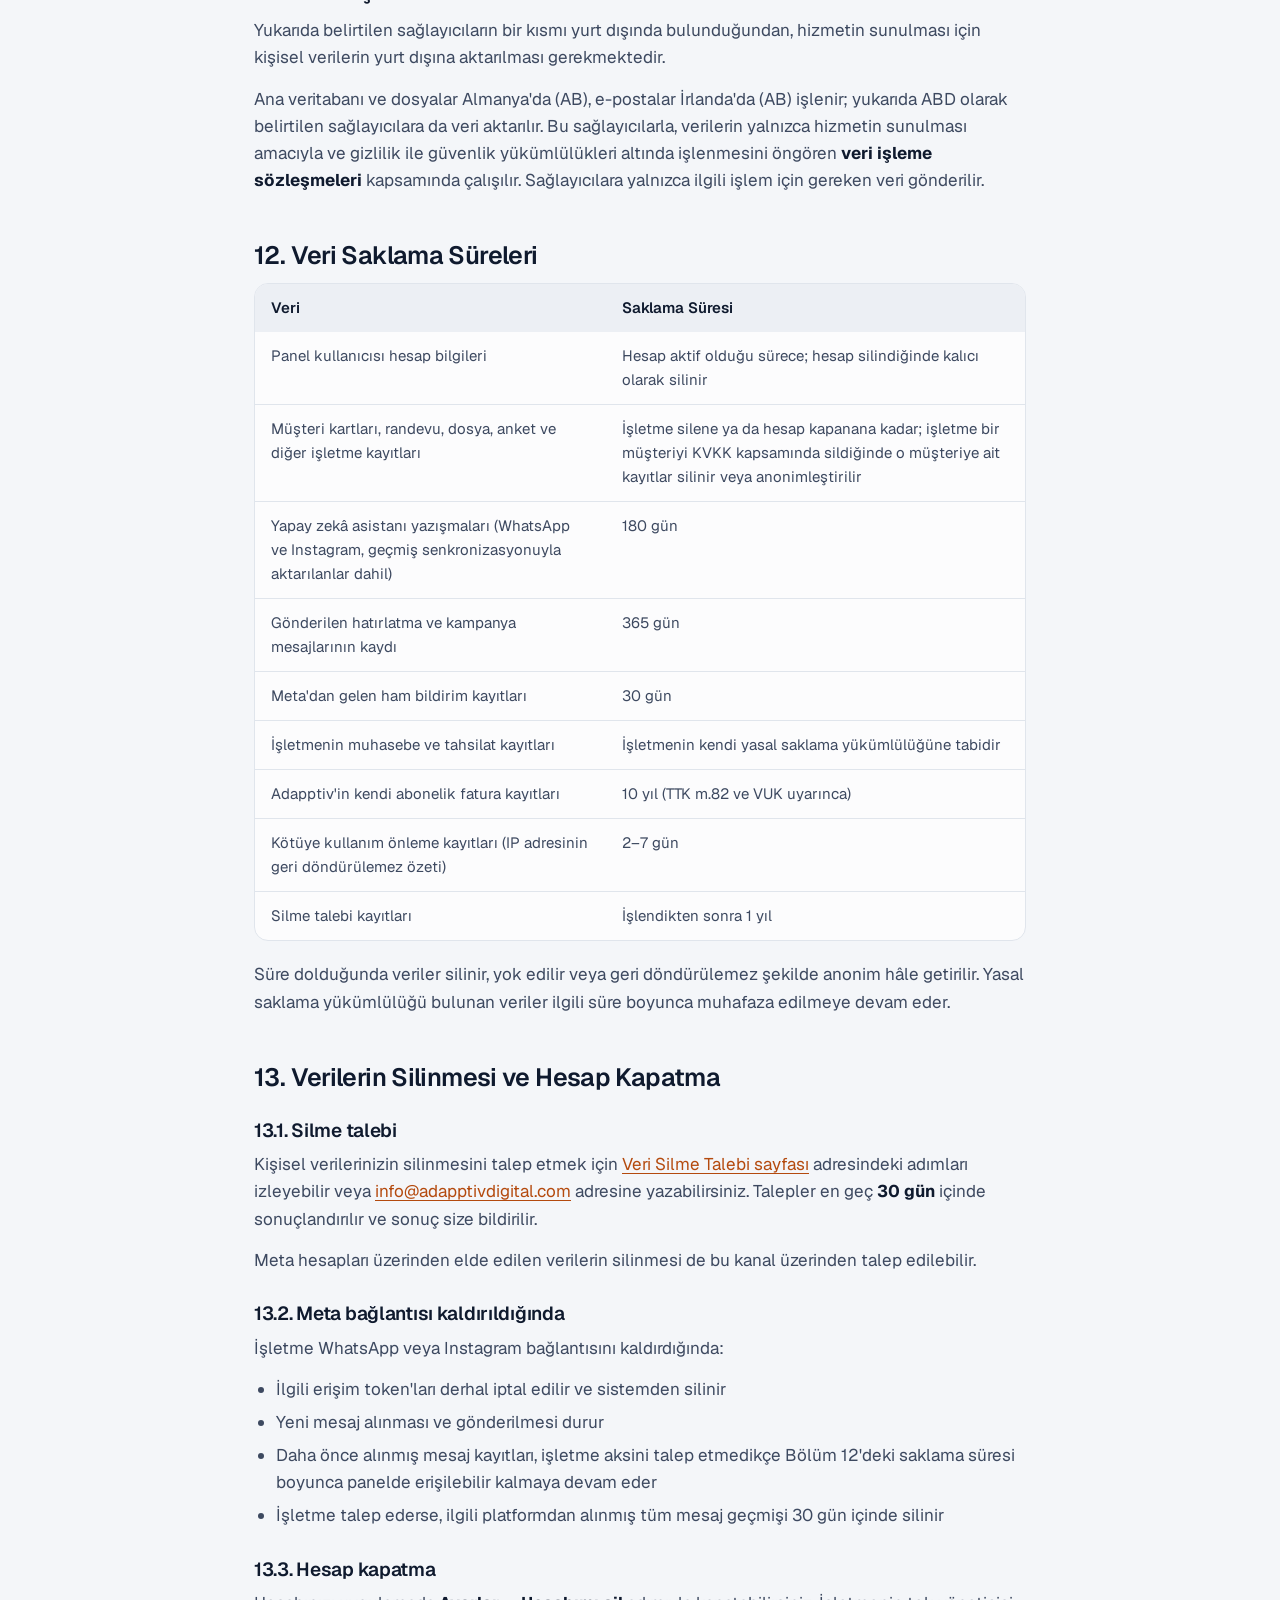
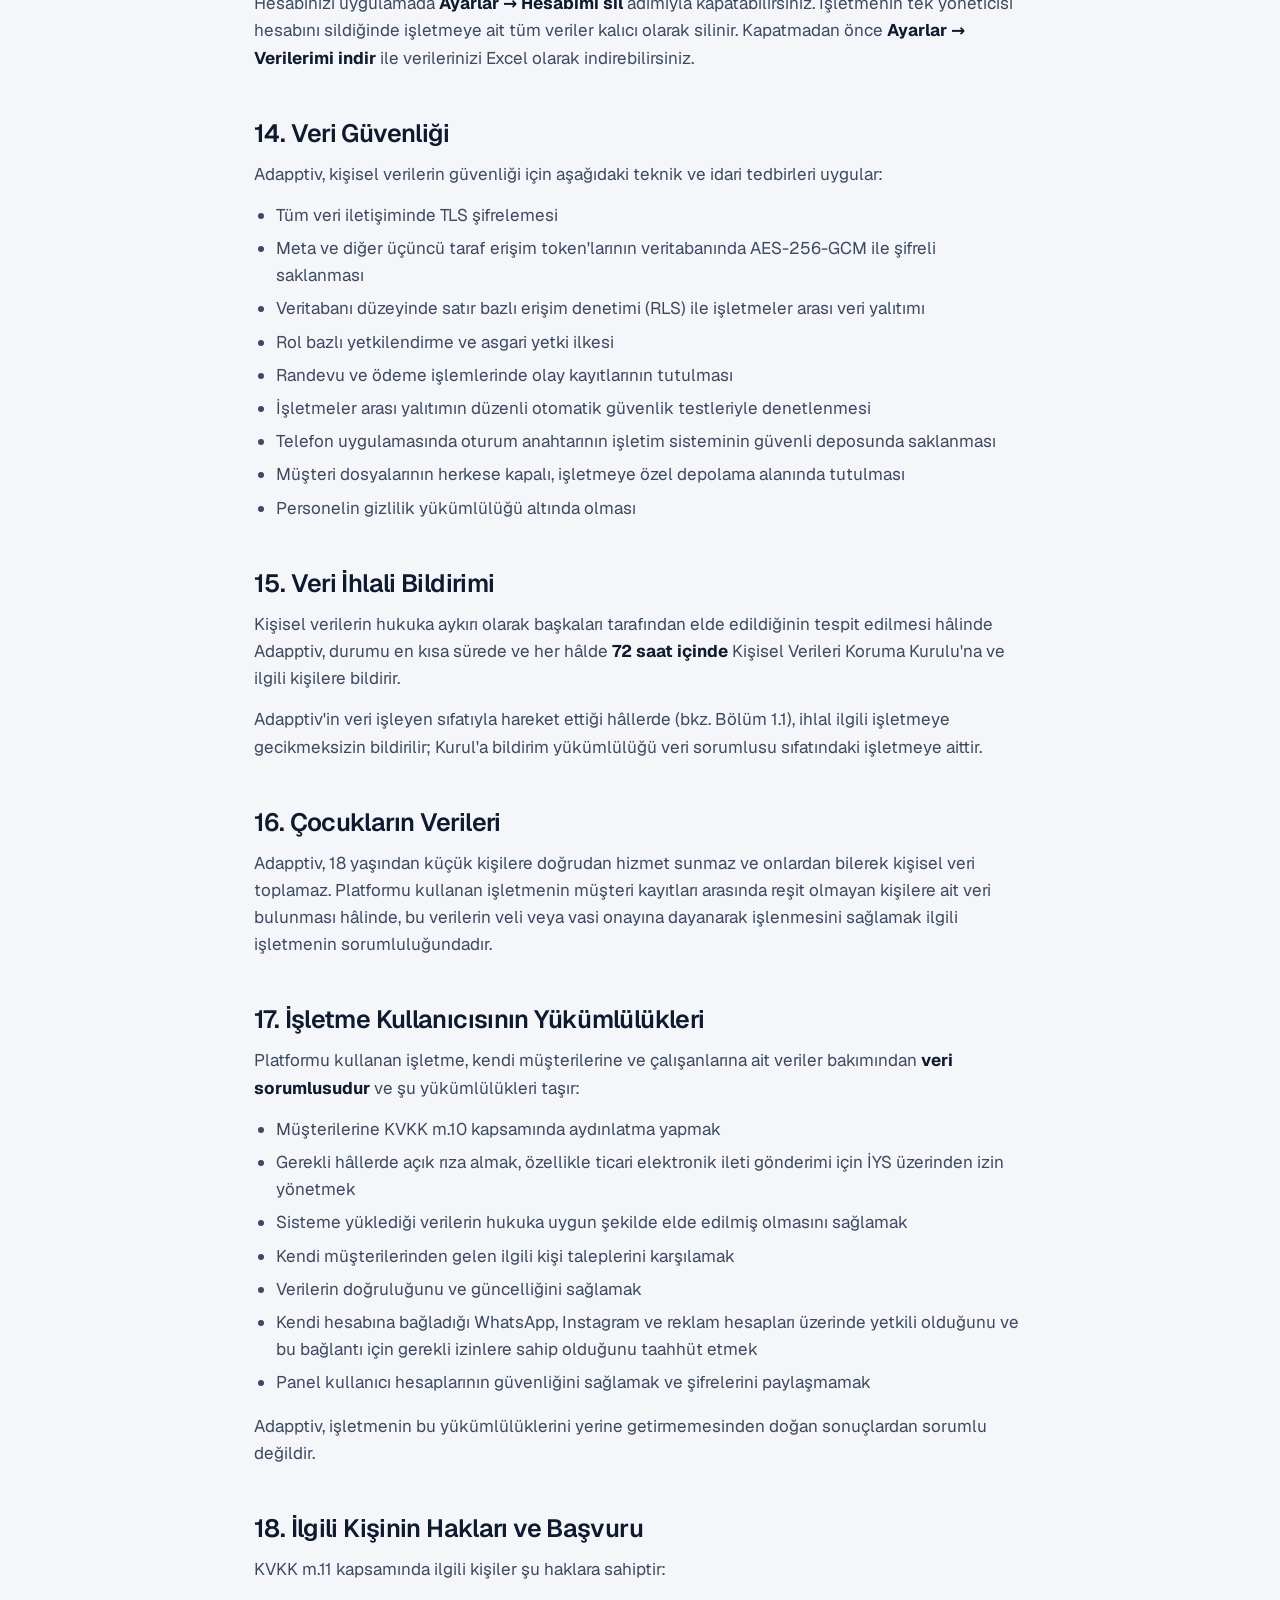
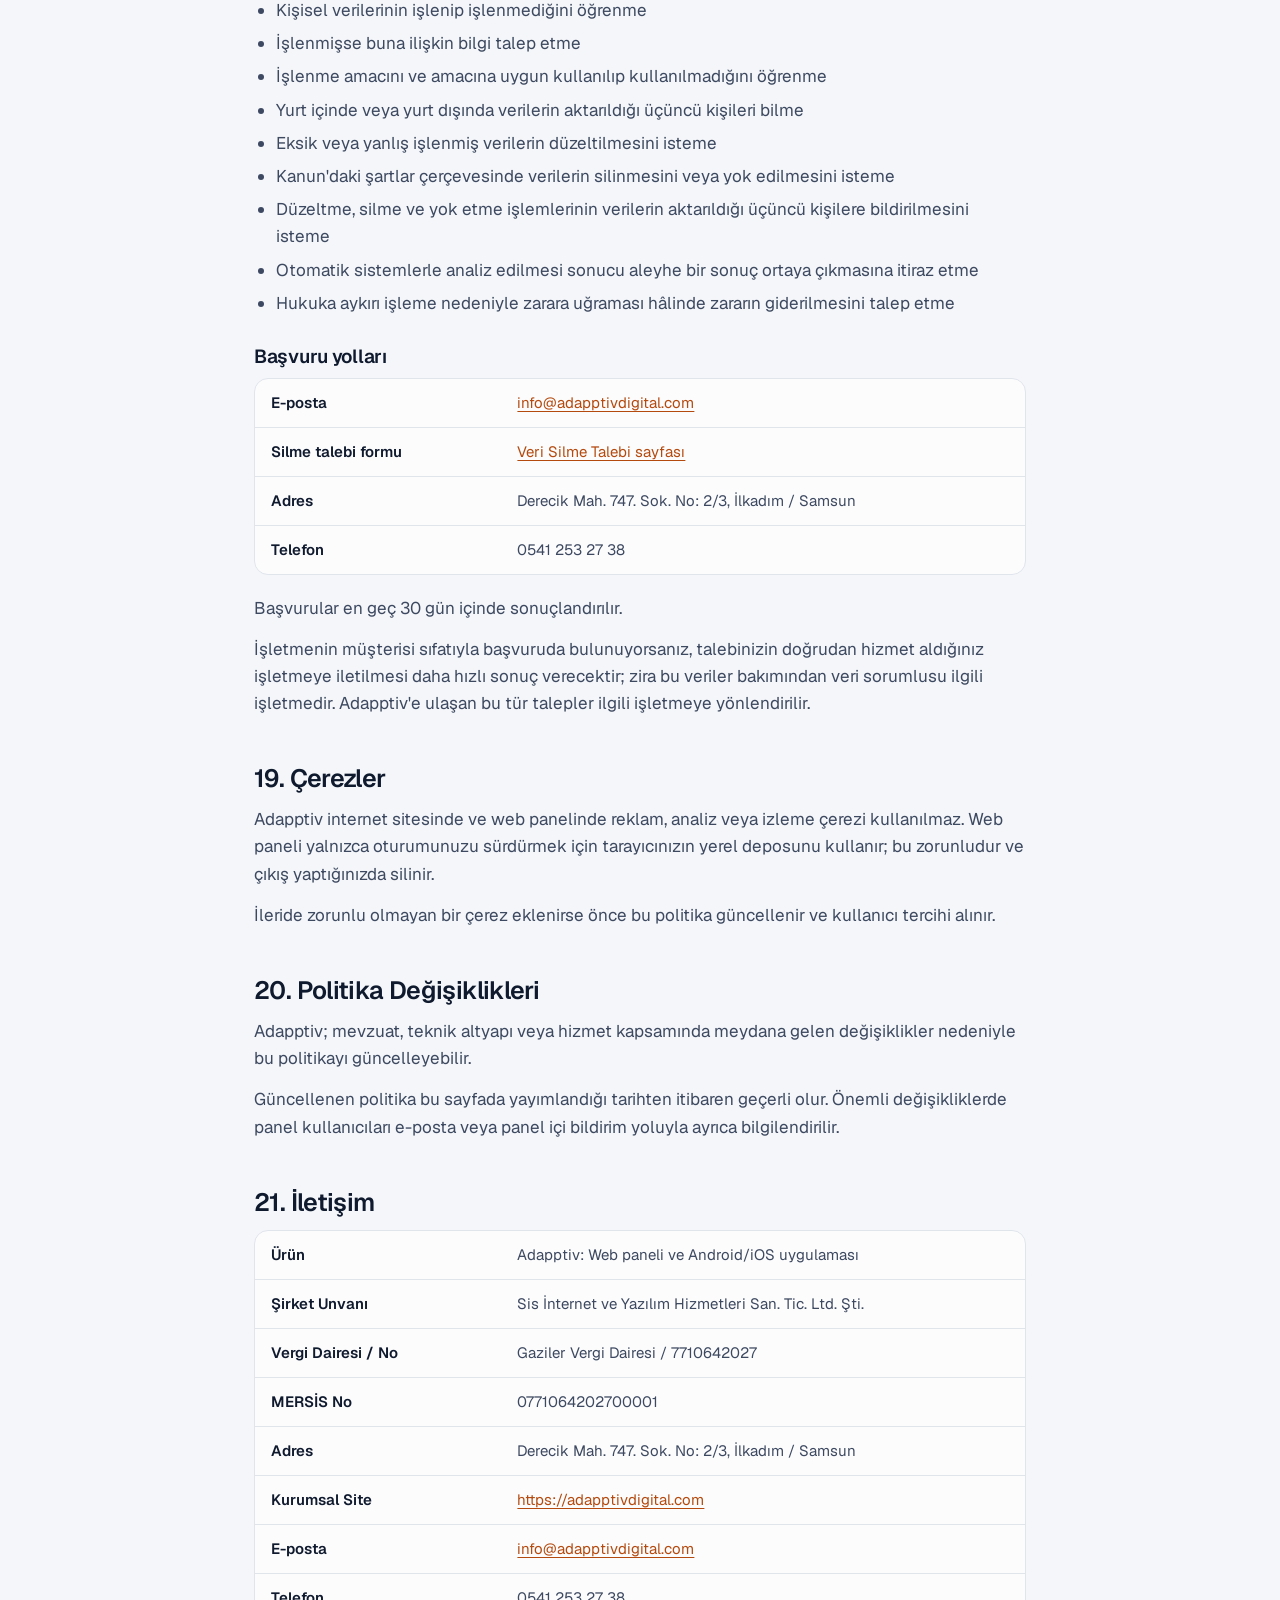
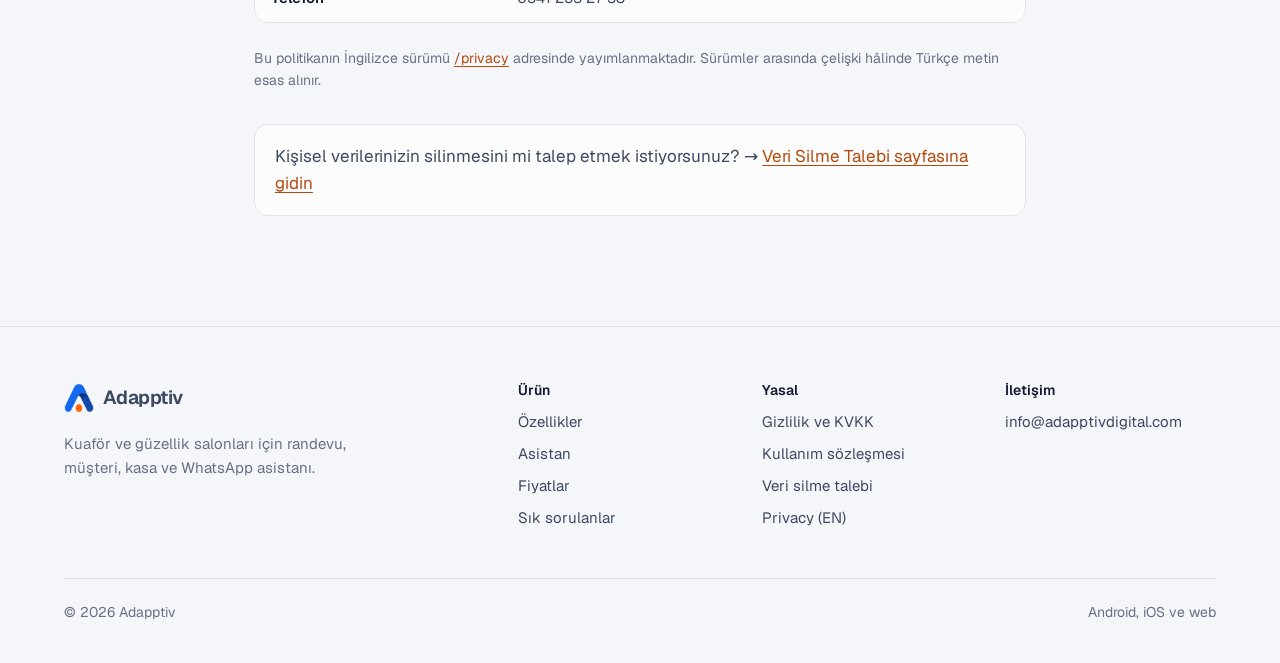
<file: gizlilik/index.html>
<!DOCTYPE html>
<html lang="tr">

<head>
  <meta charset="UTF-8" />
  <meta name="viewport" content="width=device-width, initial-scale=1" />
  <meta name="theme-color" content="#f4f6f9" />
  <script>try{if(localStorage.getItem('adapptiv-tema')==='koyu')document.documentElement.setAttribute('data-theme','dark')}catch(e){}</script>
  <title>Gizlilik Politikası | Adapptiv</title>
  <meta name="description"
    content="Adapptiv gizlilik ve kişisel verilerin korunması politikası: hangi verilerin, hangi amaçlarla, hangi hukuki sebeplerle işlendiğini, WhatsApp/Instagram entegrasyonlarını ve haklarınızı açıklar." />
  <link rel="icon" href="/assets/logo-mark.png" type="image/png" />
  <link rel="stylesheet" href="/css/site.css" />
</head>

<body class="legal-page">
  <div class="nav-sentinel" aria-hidden="true"></div>
  <!-- ================= NAV ================= -->
  <header class="nav">
    <div class="wrap nav-in">
      <a class="brand" href="/" aria-label="Adapptiv ana sayfa"><img src="/assets/logo-mark.png" alt="" width="30" height="30" />Adapptiv</a>
      <nav class="nav-links" aria-label="Ana menü">
          <a href="/#chatbot">Asistan</a>
          <a href="/#hatirlatma">Hatırlatma</a>
          <a href="/#reklam">Reklam analizi</a>
          <a href="/#ozellikler">Özellikler</a>
          <a href="/#fiyat">Fiyatlar</a>
      </nav>
      <button class="theme-btn" type="button" aria-pressed="false" aria-label="Koyu temaya geç"><svg class="icon i-moon" aria-hidden="true" focusable="false" xmlns="http://www.w3.org/2000/svg" viewBox="0 0 256 256" fill="currentColor"><path d="M233.54,142.23a8,8,0,0,0-8-2,88.08,88.08,0,0,1-109.8-109.8,8,8,0,0,0-10-10,104.84,104.84,0,0,0-52.91,37A104,104,0,0,0,136,224a103.09,103.09,0,0,0,62.52-20.88,104.84,104.84,0,0,0,37-52.91A8,8,0,0,0,233.54,142.23ZM188.9,190.34A88,88,0,0,1,65.66,67.11a89,89,0,0,1,31.4-26A106,106,0,0,0,96,56,104.11,104.11,0,0,0,200,160a106,106,0,0,0,14.92-1.06A89,89,0,0,1,188.9,190.34Z"/></svg><svg class="icon i-sun" aria-hidden="true" focusable="false" xmlns="http://www.w3.org/2000/svg" viewBox="0 0 256 256" fill="currentColor"><path d="M120,40V16a8,8,0,0,1,16,0V40a8,8,0,0,1-16,0Zm72,88a64,64,0,1,1-64-64A64.07,64.07,0,0,1,192,128Zm-16,0a48,48,0,1,0-48,48A48.05,48.05,0,0,0,176,128ZM58.34,69.66A8,8,0,0,0,69.66,58.34l-16-16A8,8,0,0,0,42.34,53.66Zm0,116.68-16,16a8,8,0,0,0,11.32,11.32l16-16a8,8,0,0,0-11.32-11.32ZM192,72a8,8,0,0,0,5.66-2.34l16-16a8,8,0,0,0-11.32-11.32l-16,16A8,8,0,0,0,192,72Zm5.66,114.34a8,8,0,0,0-11.32,11.32l16,16a8,8,0,0,0,11.32-11.32ZM48,128a8,8,0,0,0-8-8H16a8,8,0,0,0,0,16H40A8,8,0,0,0,48,128Zm80,80a8,8,0,0,0-8,8v24a8,8,0,0,0,16,0V216A8,8,0,0,0,128,208Zm112-88H216a8,8,0,0,0,0,16h24a8,8,0,0,0,0-16Z"/></svg></button>
      <a class="btn btn-primary btn-sm nav-cta" href="/#fiyat">Ücretsiz başla</a>
      <button class="menu-btn" type="button" aria-expanded="false" aria-label="Menüyü aç" aria-controls="menu-sheet"><svg class="icon" aria-hidden="true" focusable="false" xmlns="http://www.w3.org/2000/svg" viewBox="0 0 256 256" fill="currentColor"><path d="M224,128a8,8,0,0,1-8,8H40a8,8,0,0,1,0-16H216A8,8,0,0,1,224,128ZM40,72H216a8,8,0,0,0,0-16H40a8,8,0,0,0,0,16ZM216,184H40a8,8,0,0,0,0,16H216a8,8,0,0,0,0-16Z"/></svg></button>
    </div>
    <div class="sheet" id="menu-sheet">
      <div>
        <nav aria-label="Mobil menü">
          <a href="/#chatbot">Asistan</a>
          <a href="/#hatirlatma">Hatırlatma</a>
          <a href="/#reklam">Reklam analizi</a>
          <a href="/#ozellikler">Özellikler</a>
          <a href="/#fiyat">Fiyatlar</a>
          <a class="btn btn-primary" href="/#fiyat">Ücretsiz başla</a>
        </nav>
      </div>
    </div>
  </header>

  <main>
    <!-- ================= BAŞLIK ================= -->
    <section class="legal-hero">
      <div class="wrap">
        <a href="/index.html" class="back-link">← Ana sayfaya dön</a>
        <h1>Gizlilik ve Kişisel Verilerin Korunması Politikası</h1>
        <p class="meta">Yürürlük Tarihi: 20.08.2026 · Son Güncelleme: 25.10.2026</p>
      </div>
    </section>

    <!-- ================= İÇERİK ================= -->
    <article class="legal-body wrap">

      <nav class="legal-toc" aria-label="İçindekiler">
        <p class="legal-toc-title">İçindekiler</p>
        <ul>
          <li><a href="#s1">1. Veri Sorumlusu ve Veri İşleyen Ayrımı</a></li>
          <li><a href="#s2">2. Kapsam ve Amaç</a></li>
          <li><a href="#s3">3. İşlenen Kişisel Veriler, Toplama Yöntemi ve Hukuki Sebepler</a></li>
          <li><a href="#s4">4. Verilerin İşlenme Amaçları</a></li>
          <li><a href="#s5">5. WhatsApp Entegrasyonu</a></li>
          <li><a href="#s6">6. Instagram Entegrasyonu</a></li>
          <li><a href="#s7">7. Meta Reklam Verileri</a></li>
          <li><a href="#s8">8. Meta Platform Verilerinin Kullanımına İlişkin Taahhütlerimiz</a></li>
          <li><a href="#s9">9. Yapay Zekâ Hizmetleri</a></li>
          <li><a href="#s10">10. Hizmet Sağlayıcılar ve Veri Aktarımı</a></li>
          <li><a href="#s11">11. Yurt Dışına Veri Aktarımı</a></li>
          <li><a href="#s12">12. Veri Saklama Süreleri</a></li>
          <li><a href="#s13">13. Verilerin Silinmesi ve Hesap Kapatma</a></li>
          <li><a href="#s14">14. Veri Güvenliği</a></li>
          <li><a href="#s15">15. Veri İhlali Bildirimi</a></li>
          <li><a href="#s16">16. Çocukların Verileri</a></li>
          <li><a href="#s17">17. İşletme Kullanıcısının Yükümlülükleri</a></li>
          <li><a href="#s18">18. İlgili Kişinin Hakları ve Başvuru</a></li>
          <li><a href="#s19">19. Çerezler</a></li>
          <li><a href="#s20">20. Politika Değişiklikleri</a></li>
          <li><a href="#s21">21. İletişim</a></li>
        </ul>
      </nav>

      <h2 id="s1">1. Veri Sorumlusu ve Veri İşleyen Ayrımı</h2>
      <p>Adapptiv, aşağıda bilgileri yer alan şirket tarafından işletilen bir yazılım hizmetidir.</p>
      <div class="table-wrap">
        <table>
          <tbody>
            <tr><th scope="row">Ürün / Marka</th><td>Adapptiv</td></tr>
            <tr><th scope="row">Hizmet</th><td>Web paneli ve Android/iOS uygulaması</td></tr>
            <tr><th scope="row">Şirket Unvanı</th><td>Sis İnternet ve Yazılım Hizmetleri San. Tic. Ltd. Şti.</td></tr>
            <tr><th scope="row">Şirket Türü</th><td>Limited Şirket</td></tr>
            <tr><th scope="row">Vergi Dairesi</th><td>Gaziler Vergi Dairesi</td></tr>
            <tr><th scope="row">Vergi No</th><td>7710642027</td></tr>
            <tr><th scope="row">MERSİS No</th><td>0771064202700001</td></tr>
            <tr><th scope="row">Adres</th><td>Derecik Mah. 747. Sok. No: 2/3, İlkadım / Samsun</td></tr>
            <tr><th scope="row">Kurumsal Site</th><td><a href="https://adapptivdigital.com">https://adapptivdigital.com</a></td></tr>
            <tr><th scope="row">E-posta</th><td><a href="mailto:info@adapptivdigital.com">info@adapptivdigital.com</a></td></tr>
            <tr><th scope="row">Telefon</th><td>0541 253 27 38</td></tr>
          </tbody>
        </table>
      </div>
      <p>Bu politikada "Adapptiv", "biz", "bizim" ve "platform" ifadeleri yukarıdaki işletme tarafından sunulan
        hizmetleri ifade eder.</p>

      <h3>1.1. İki farklı rol</h3>
      <p>Adapptiv'in kişisel veriler bakımından iki farklı rolü vardır ve bu ayrımın anlaşılması önemlidir.</p>
      <p><strong>Adapptiv'in veri sorumlusu olduğu hâller.</strong> Platformu kullanan işletmeye ve o işletmenin panel
        kullanıcılarına (işletme sahibi, yönetici, personel) ait hesap ve kullanım verileri bakımından Adapptiv veri
        sorumlusudur. Bu verilerin işlenme amaçlarını ve vasıtalarını Adapptiv belirler.</p>
      <p><strong>Adapptiv'in veri işleyen olduğu hâller.</strong> Platformu kullanan işletmenin kendi müşterilerine
        ait veriler (müşteri kartları, randevular, mesajlaşma içerikleri, hizmet geçmişi, tahsilat kayıtları)
        bakımından <strong>veri sorumlusu ilgili işletmedir</strong>. Adapptiv bu verileri yalnızca işletmenin
        talimatı doğrultusunda ve hizmetin sunulması amacıyla işler; kendi amaçları için kullanmaz.</p>
      <p>Bu ayrım, işletmenin kendi müşterilerine karşı aydınlatma yapma, gerektiğinde açık rıza alma ve ilgili kişi
        taleplerini karşılama yükümlülüğünün işletmede olduğu anlamına gelir. Ayrıntı için bkz. Bölüm 17.</p>

      <h2 id="s2">2. Kapsam ve Amaç</h2>
      <p>Bu politika; Adapptiv internet sitesi, web paneli, mobil uygulamaları (Android ve iOS) ve platform üzerinden
        sunulan tüm hizmetler kapsamında kişisel verilerin nasıl toplandığını, işlendiğini, saklandığını,
        aktarıldığını ve korunduğunu açıklar.</p>
      <p>Adapptiv; randevu ile çalışan işletmeler için randevu yönetimi, müşteri ilişkileri yönetimi (CRM), yapay
        zekâ destekli müşteri iletişimi, WhatsApp ve Instagram mesajlaşma entegrasyonları, Meta reklam performans
        analizi, muhasebe ve kasa yönetimi, personel yönetimi, kampanya yönetimi ve raporlama hizmetleri sunar.</p>
      <p>Adapptiv, kişisel verilerin işlenmesinde 6698 sayılı Kişisel Verilerin Korunması Kanunu (KVKK) ve
        uygulanabilir diğer mevzuata uygun hareket eder.</p>

      <h2 id="s3">3. İşlenen Kişisel Veriler, Toplama Yöntemi ve Hukuki Sebepler</h2>
      <p>KVKK m.10 uyarınca, işlenen veri kategorileri ile bunların toplanma yöntemi ve hukuki sebepleri aşağıda
        gösterilmiştir.</p>

      <h3>3.1. Panel kullanıcısı ve işletme verileri <span class="lang-tag" style="margin:6px 0 4px">Adapptiv veri sorumlusudur</span></h3>
      <div class="table-wrap">
        <table>
          <thead>
            <tr><th>Veri</th><th>Toplama Yöntemi</th><th>Hukuki Sebep (KVKK m.5)</th></tr>
          </thead>
          <tbody>
            <tr><td>Ad, soyad, telefon, e-posta</td><td>Kayıt formu, panel</td><td>Sözleşmenin ifası (m.5/2-c)</td></tr>
            <tr><td>İşletme adı, adresi, vergi bilgileri</td><td>Panel, kayıt</td><td>Sözleşmenin ifası (m.5/2-c), hukuki yükümlülük (m.5/2-ç)</td></tr>
            <tr><td>Hesap kimlik bilgileri, rol ve yetki</td><td>Panel, otomatik</td><td>Sözleşmenin ifası (m.5/2-c)</td></tr>
            <tr><td>Oturum, cihaz ve IP kayıtları</td><td>Otomatik</td><td>Meşru menfaat: güvenlik (m.5/2-f)</td></tr>
            <tr><td>Fatura ve ödeme kayıtları</td><td>Ödeme sağlayıcı, panel</td><td>Hukuki yükümlülük (m.5/2-ç)</td></tr>
          </tbody>
        </table>
      </div>

      <h3>3.2. İşletmenin müşterilerine ait veriler <span class="lang-tag" style="margin:6px 0 4px">Veri sorumlusu ilgili işletmedir; Adapptiv veri işleyendir</span></h3>
      <div class="table-wrap">
        <table>
          <thead>
            <tr><th>Veri</th><th>Toplama Yöntemi</th></tr>
          </thead>
          <tbody>
            <tr><td>Ad, soyad, telefon, e-posta</td><td>İşletme tarafından panele girilir veya mesajlaşma üzerinden alınır</td></tr>
            <tr><td>Randevu tarihi, hizmet, personel, durum, iptal ve gelmeme bilgisi</td><td>Panel, mobil uygulama, mesajlaşma botu</td></tr>
            <tr><td>Hizmet geçmişi, müşteri notu, doğum günü, etiketler, tercihler, segment bilgisi</td><td>İşletme tarafından girilir veya sistem tarafından üretilir</td></tr>
            <tr><td>İşletmenin tanımladığı ek alanlar (ör. alerji, cilt tipi). Sağlık bilgisi içeren alanlar özel nitelikli kişisel veridir ve yalnızca müşterinin açık rızasıyla girilmelidir</td><td>İşletme tarafından girilir</td></tr>
            <tr><td>Müşteri dosyaları: işlem öncesi/sonrası fotoğraflar, onam formları, belgeler (herkese açık değildir)</td><td>İşletme tarafından yüklenir</td></tr>
            <tr><td>Potansiyel müşteri kayıtları, sadakat kartı ödül kullanımları, memnuniyet anketi puanı ve yorumu</td><td>İşletme tarafından girilir; anket yanıtını müşteri kendisi verir</td></tr>
            <tr><td>WhatsApp ve Instagram mesaj içerikleri, gönderim tarihleri, iletişim durumu</td><td>Meta platformlarından webhook aracılığıyla</td></tr>
            <tr><td>Tahsilat ve ödeme kayıtları</td><td>İşletme tarafından girilir</td></tr>
          </tbody>
        </table>
      </div>
      <p>Bu verilerin hukuki dayanağı, ilgili işletme ile kendi müşterisi arasındaki ilişkiye göre belirlenir ve
        bunun sağlanması işletmenin sorumluluğundadır.</p>

      <h2 id="s4">4. Verilerin İşlenme Amaçları</h2>
      <p>Kişisel veriler aşağıdaki amaçlarla işlenir:</p>
      <ul>
        <li>Kullanıcı hesabının oluşturulması, doğrulanması ve yönetilmesi</li>
        <li>Randevuların oluşturulması, değiştirilmesi, iptali ve hatırlatılması</li>
        <li>CRM ve müşteri ilişkileri yönetimi hizmetlerinin sağlanması</li>
        <li>WhatsApp ve Instagram üzerinden gelen müşteri mesajlarının alınması, yanıtlanması ve panelde görüntülenmesi</li>
        <li>Yapay zekâ destekli otomatik yanıt ve randevu işlemlerinin yürütülmesi</li>
        <li>İşletmenin bağladığı Meta reklam hesabının performansının (harcama, gösterim, tıklama, getiri) işletmeye raporlanması</li>
        <li>Muhasebe, kasa ve tahsilat yönetiminin sağlanması</li>
        <li>Kampanya ve müşteri segmentlerinin oluşturulması</li>
        <li>Raporlama ve istatistik hizmetlerinin sunulması</li>
        <li>Teknik destek sağlanması ve arıza giderilmesi</li>
        <li>Bilgi güvenliğinin ve kötüye kullanımın önlenmesinin sağlanması</li>
        <li>Yasal yükümlülüklerin yerine getirilmesi ve uyuşmazlıkların çözülmesi</li>
      </ul>

      <h2 id="s5">5. WhatsApp Entegrasyonu</h2>
      <p>Adapptiv, WhatsApp Business Platform (Cloud API) üzerinden çalışan bir mesajlaşma entegrasyonu sunar. Bu
        entegrasyon yalnızca işletmenin kendi yetkilendirmesiyle ve Meta'nın Embedded Signup akışı üzerinden
        kurulur.</p>

      <h3>5.1. Kullanılan izinler ve alınan veriler</h3>
      <p>Entegrasyon kapsamında Meta'dan aşağıdaki izinler talep edilir:</p>
      <div class="table-wrap">
        <table>
          <thead>
            <tr><th>İzin</th><th>Ne için kullanılır</th></tr>
          </thead>
          <tbody>
            <tr><td><code>whatsapp_business_messaging</code></td><td>İşletme adına mesaj göndermek ve gelen mesajları almak</td></tr>
            <tr><td><code>whatsapp_business_management</code></td><td>İşletmenin WhatsApp Business hesabını ve numarasını yönetmek, mesaj şablonu oluşturmak</td></tr>
            <tr><td><code>business_management</code></td><td>Bağlantı sırasında işletmenin Meta iş portföyü varlıklarını tanımlamak</td></tr>
          </tbody>
        </table>
      </div>
      <p>Bu izinler kapsamında işlenen veriler: mesaj içerikleri (metin, medya, konum), gönderen ve alıcı telefon
        numaraları, WhatsApp profil adı, mesaj kimlikleri, zaman damgaları ve teslim durumları.</p>

      <h3>5.2. Mevcut numarayla bağlantı (Coexistence) ve geçmiş senkronizasyonu</h3>
      <p>İşletme, hâlihazırda WhatsApp Business uygulamasında kullandığı numarayı kaybetmeden Adapptiv'e
        bağlayabilir. Bu bağlantı türünde, <strong>işletmenin açık onayı vermesi hâlinde</strong>, WhatsApp Business
        uygulamasındaki geçmiş yazışmalar ve kişi listesi Adapptiv'e aktarılır:</p>
      <ul>
        <li>Bağlantı anından itibaren geriye dönük <strong>180 güne kadar</strong> olan bire bir yazışmalar</li>
        <li>Kişi listesindeki isim ve telefon numaraları</li>
        <li>Bağlantı kurulduktan sonra işletmenin telefonundan elle gönderdiği mesajların kopyaları (bunlar panelde
          konuşmanın eksiksiz görünmesi için kaydedilir)</li>
      </ul>
      <p>İşletme bir müşteriye telefonundan kendisi yazdığında, yapay zekâ asistanı o müşteriyle konuşmayı işletmeye
        bırakır ve aynı anda yanıt vermez.</p>
      <p>Grup sohbetleri aktarılmaz ve işlenmez. Geçmiş aktarımı onayı işletme tarafından bağlantı sırasında WhatsApp
        uygulamasından verilir; onay verilmezse geçmiş veri aktarılmaz ve yalnızca bağlantı sonrası mesajlar
        işlenir.</p>

      <h3>5.3. Bağlantının sonlandırılması</h3>
      <p>İşletme, WhatsApp Business uygulamasında <strong>Ayarlar → Hesap → İş Platformu → Bağlantıyı Kes</strong>
        adımlarını izleyerek bağlantıyı istediği zaman sonlandırabilir. Bağlantı sonlandırıldığında Adapptiv yeni
        mesaj alamaz ve gönderemez. Daha önce aktarılmış mesajların silinmesi için bkz. Bölüm 13.</p>

      <h2 id="s6">6. Instagram Entegrasyonu</h2>
      <p>Adapptiv, işletmenin Instagram profesyonel hesabına gelen doğrudan mesajları (DM) panele taşıyabilir ve
        bunlara yanıt verebilir. Gönderi yorumları işlenmez.</p>

      <h3>6.1. Kullanılan izinler ve alınan veriler</h3>
      <div class="table-wrap">
        <table>
          <thead>
            <tr><th>İzin</th><th>Ne için kullanılır</th></tr>
          </thead>
          <tbody>
            <tr><td><code>instagram_business_basic</code></td><td>Bağlanan Instagram işletme hesabının kullanıcı adı, kimliği ve profil fotoğrafını almak</td></tr>
            <tr><td><code>instagram_business_manage_messages</code></td><td>Gelen doğrudan mesajları almak ve yanıtlamak</td></tr>
          </tbody>
        </table>
      </div>
      <p>Bu izinler kapsamında işlenen veriler: mesaj içerikleri, gönderen kullanıcının Instagram kullanıcı
        adı ve platforma özgü kimliği, profil fotoğrafı, mesaj kimlikleri ve zaman damgaları.</p>

      <h3>6.2. Kısıtlar</h3>
      <p>Instagram üzerinden alınan veriler yalnızca işletmenin müşteri iletişimini yürütmesi ve randevu oluşturması
        amacıyla kullanılır. Instagram kullanıcılarının takipçi listeleri, gönderi içerikleri veya profil verileri
        müşteri iletişimi dışında bir amaçla toplanmaz. Bir kullanıcı mesajını sildiğinde ("unsend"), ilgili mesaj
        Adapptiv'deki konuşma kaydından da kaldırılır.</p>

      <h2 id="s7">7. Meta Reklam Verileri</h2>
      <p>İşletmenin yetkilendirmesi hâlinde Adapptiv, işletmenin Meta reklam hesaplarından performans verilerini
        okuyabilir. Bu kapsamda reklam hesabının adı ile harcama, gösterim, tıklama ve getiri (ROAS) gibi toplu
        performans metrikleri işlenir; reklamı gören kişilere ait kişisel veri alınmaz.</p>
      <p>Adapptiv bu verileri yalnızca reklam performansını işletmeye raporlamak için kullanır. Reklam hesabı
        bağlantısı isteğe bağlıdır ve panelden istendiği zaman kaldırılabilir; erişim anahtarı veritabanında şifreli
        saklanır.</p>

      <h2 id="s8">8. Meta Platform Verilerinin Kullanımına İlişkin Taahhütlerimiz</h2>
      <p>Meta platformlarından (WhatsApp, Instagram, Meta reklam hizmetleri) elde edilen verilerle ilgili olarak
        Adapptiv aşağıdakileri taahhüt eder:</p>
      <ul>
        <li>Bu veriler <strong>satılmaz</strong>, kiralanmaz veya ticari amaçla üçüncü taraflara devredilmez.</li>
        <li>Bu veriler <strong>reklam hedefleme</strong> amacıyla kullanılmaz ve reklam ağlarıyla paylaşılmaz.</li>
        <li>Mesaj içerikleri <strong>yapay zekâ modellerinin eğitiminde kullanılmaz</strong> ve kullanılan yapay zekâ
          hizmet sağlayıcılarıyla model eğitimini yasaklayan sözleşmeler yürürlüktedir.</li>
        <li>Veriler yalnızca hizmetin işletmeye sunulması için gerekli olan asgari ölçüde işlenir.</li>
        <li>Her işletmenin verisi veritabanı düzeyinde diğer işletmelerden yalıtılır; bir işletme başka bir
          işletmenin mesajlarına veya müşterilerine erişemez.</li>
        <li>Bu veriler, ilgili işletme dışında hiçbir Adapptiv müşterisiyle paylaşılmaz.</li>
      </ul>

      <h2 id="s9">9. Yapay Zekâ Hizmetleri</h2>
      <p>Adapptiv, müşteri mesajlarını anlamak ve otomatik yanıt üretmek için yapay zekâ kullanır. Yapay zekâ; gelen
        mesajın amacını çözümlemek, randevu oluşturmak, değiştirmek veya iptal etmek, işletmeye kampanya metni önermek
        ve isimsiz toplu istatistiklerle işletme analizi sunmak amacıyla çalıştırılır.</p>
      <p><strong>Kullanılan sağlayıcı:</strong> Mesaj çözümleme ve yanıt üretimi için OpenAI hizmetleri
        kullanılmaktadır. Bu kapsamda yalnızca mesaj metni, müşterinin adı ve randevu için gerekli işletme bilgileri
        (hizmetler, saatler) sağlayıcıya iletilir. <strong>Müşteri notları, sağlık bilgileri, etiketler, işletmenin
        tanımladığı özel alanlar ve müşteri dosyaları yapay zekâ sağlayıcısına gönderilmez.</strong> Sağlayıcının
        API koşulları uyarınca bu veriler model eğitiminde kullanılmaz.</p>
      <p>Sağlayıcı değişikliği hâlinde bu politika güncellenir ve güncel sağlayıcı burada belirtilir.</p>
      <p>Yapay zekâ tarafından üretilen yanıt ve analizler otomatik olarak oluşturulur; her durumda hatasız veya
        eksiksiz olacağı garanti edilmez. İşletme, otomatik yanıtları panelden devralarak konuşmayı elle
        sürdürebilir.</p>

      <h2 id="s10">10. Hizmet Sağlayıcılar ve Veri Aktarımı</h2>
      <p>Hizmetin sunulabilmesi için aşağıdaki hizmet sağlayıcılardan yararlanılır:</p>
      <div class="table-wrap">
        <table>
          <thead>
            <tr><th>Sağlayıcı</th><th>Hizmet</th><th>Konum</th></tr>
          </thead>
          <tbody>
            <tr><td>Supabase</td><td>Veritabanı, kimlik doğrulama, dosya depolama, sunucu fonksiyonları</td><td>AB (Almanya)</td></tr>
            <tr><td>OpenAI</td><td>Mesaj çözümleme ve yanıt üretimi, kampanya metni önerisi, işletme analizi</td><td>ABD</td></tr>
            <tr><td>Meta Platforms</td><td>WhatsApp ve Instagram mesajlaşma, reklam verileri</td><td>ABD / AB</td></tr>
            <tr><td>Resend</td><td>Hesap doğrulama ve şifre sıfırlama e-postaları</td><td>AB (İrlanda)</td></tr>
            <tr><td>Google Firebase</td><td>Uygulama bildirimlerinin telefona iletilmesi</td><td>ABD</td></tr>
            <tr><td>Cloudflare</td><td>Formlarda otomatik (bot) gönderimleri engelleme, alan adı altyapısı</td><td>ABD / küresel</td></tr>
            <tr><td>Vercel</td><td>Web sitesinin barındırılması (WhatsApp ve Instagram bağlantı dönüş sayfaları dahil)</td><td>ABD / AB</td></tr>
            <tr><td>Apple, Google ve abonelik altyapısı sağlayıcısı</td><td>Uygulama içi abonelik tahsilatı</td><td>ABD / AB</td></tr>
          </tbody>
        </table>
      </div>
      <p>Bunların dışında kişisel veriler, yalnızca yasal zorunluluk hâlinde yetkili kamu kurum ve kuruluşlarına
        aktarılabilir.</p>

      <h2 id="s11">11. Yurt Dışına Veri Aktarımı</h2>
      <p>Yukarıda belirtilen sağlayıcıların bir kısmı yurt dışında bulunduğundan, hizmetin sunulması için kişisel
        verilerin yurt dışına aktarılması gerekmektedir.</p>
      <p>Ana veritabanı ve dosyalar Almanya'da (AB), e-postalar İrlanda'da (AB) işlenir; yukarıda ABD olarak
        belirtilen sağlayıcılara da veri aktarılır. Bu sağlayıcılarla, verilerin yalnızca hizmetin sunulması amacıyla
        ve gizlilik ile güvenlik yükümlülükleri altında işlenmesini öngören <strong>veri işleme sözleşmeleri</strong>
        kapsamında çalışılır. Sağlayıcılara yalnızca ilgili işlem için gereken veri gönderilir.</p>

      <h2 id="s12">12. Veri Saklama Süreleri</h2>
      <div class="table-wrap">
        <table>
          <thead>
            <tr><th>Veri</th><th>Saklama Süresi</th></tr>
          </thead>
          <tbody>
            <tr><td>Panel kullanıcısı hesap bilgileri</td><td>Hesap aktif olduğu sürece; hesap silindiğinde kalıcı olarak silinir</td></tr>
            <tr><td>Müşteri kartları, randevu, dosya, anket ve diğer işletme kayıtları</td><td>İşletme silene ya da hesap kapanana kadar; işletme bir müşteriyi KVKK kapsamında sildiğinde o müşteriye ait kayıtlar silinir veya anonimleştirilir</td></tr>
            <tr><td>Yapay zekâ asistanı yazışmaları (WhatsApp ve Instagram, geçmiş senkronizasyonuyla aktarılanlar dahil)</td><td>180 gün</td></tr>
            <tr><td>Gönderilen hatırlatma ve kampanya mesajlarının kaydı</td><td>365 gün</td></tr>
            <tr><td>Meta'dan gelen ham bildirim kayıtları</td><td>30 gün</td></tr>
            <tr><td>İşletmenin muhasebe ve tahsilat kayıtları</td><td>İşletmenin kendi yasal saklama yükümlülüğüne tabidir</td></tr>
            <tr><td>Adapptiv'in kendi abonelik fatura kayıtları</td><td>10 yıl (TTK m.82 ve VUK uyarınca)</td></tr>
            <tr><td>Kötüye kullanım önleme kayıtları (IP adresinin geri döndürülemez özeti)</td><td>2–7 gün</td></tr>
            <tr><td>Silme talebi kayıtları</td><td>İşlendikten sonra 1 yıl</td></tr>
          </tbody>
        </table>
      </div>
      <p>Süre dolduğunda veriler silinir, yok edilir veya geri döndürülemez şekilde anonim hâle getirilir. Yasal
        saklama yükümlülüğü bulunan veriler ilgili süre boyunca muhafaza edilmeye devam eder.</p>

      <h2 id="s13">13. Verilerin Silinmesi ve Hesap Kapatma</h2>

      <h3>13.1. Silme talebi</h3>
      <p>Kişisel verilerinizin silinmesini talep etmek için <a href="/veri-silme">Veri Silme Talebi sayfası</a>
        adresindeki adımları izleyebilir veya <a href="mailto:info@adapptivdigital.com">info@adapptivdigital.com</a>
        adresine yazabilirsiniz. Talepler en geç <strong>30 gün</strong> içinde sonuçlandırılır ve sonuç size
        bildirilir.</p>
      <p>Meta hesapları üzerinden elde edilen verilerin silinmesi de bu kanal üzerinden talep edilebilir.</p>

      <h3>13.2. Meta bağlantısı kaldırıldığında</h3>
      <p>İşletme WhatsApp veya Instagram bağlantısını kaldırdığında:</p>
      <ul>
        <li>İlgili erişim token'ları derhal iptal edilir ve sistemden silinir</li>
        <li>Yeni mesaj alınması ve gönderilmesi durur</li>
        <li>Daha önce alınmış mesaj kayıtları, işletme aksini talep etmedikçe Bölüm 12'deki saklama süresi boyunca
          panelde erişilebilir kalmaya devam eder</li>
        <li>İşletme talep ederse, ilgili platformdan alınmış tüm mesaj geçmişi 30 gün içinde silinir</li>
      </ul>

      <h3>13.3. Hesap kapatma</h3>
      <p>Hesabınızı uygulamada <strong>Ayarlar → Hesabımı sil</strong> adımıyla kapatabilirsiniz. İşletmenin tek
        yöneticisi hesabını sildiğinde işletmeye ait tüm veriler kalıcı olarak silinir. Kapatmadan önce
        <strong>Ayarlar → Verilerimi indir</strong> ile verilerinizi Excel olarak indirebilirsiniz.</p>

      <h2 id="s14">14. Veri Güvenliği</h2>
      <p>Adapptiv, kişisel verilerin güvenliği için aşağıdaki teknik ve idari tedbirleri uygular:</p>
      <ul>
        <li>Tüm veri iletişiminde TLS şifrelemesi</li>
        <li>Meta ve diğer üçüncü taraf erişim token'larının veritabanında AES-256-GCM ile şifreli saklanması</li>
        <li>Veritabanı düzeyinde satır bazlı erişim denetimi (RLS) ile işletmeler arası veri yalıtımı</li>
        <li>Rol bazlı yetkilendirme ve asgari yetki ilkesi</li>
        <li>Randevu ve ödeme işlemlerinde olay kayıtlarının tutulması</li>
        <li>İşletmeler arası yalıtımın düzenli otomatik güvenlik testleriyle denetlenmesi</li>
        <li>Telefon uygulamasında oturum anahtarının işletim sisteminin güvenli deposunda saklanması</li>
        <li>Müşteri dosyalarının herkese kapalı, işletmeye özel depolama alanında tutulması</li>
        <li>Personelin gizlilik yükümlülüğü altında olması</li>
      </ul>

      <h2 id="s15">15. Veri İhlali Bildirimi</h2>
      <p>Kişisel verilerin hukuka aykırı olarak başkaları tarafından elde edildiğinin tespit edilmesi hâlinde
        Adapptiv, durumu en kısa sürede ve her hâlde <strong>72 saat içinde</strong> Kişisel Verileri Koruma
        Kurulu'na ve ilgili kişilere bildirir.</p>
      <p>Adapptiv'in veri işleyen sıfatıyla hareket ettiği hâllerde (bkz. Bölüm 1.1), ihlal ilgili işletmeye
        gecikmeksizin bildirilir; Kurul'a bildirim yükümlülüğü veri sorumlusu sıfatındaki işletmeye aittir.</p>

      <h2 id="s16">16. Çocukların Verileri</h2>
      <p>Adapptiv, 18 yaşından küçük kişilere doğrudan hizmet sunmaz ve onlardan bilerek kişisel veri toplamaz.
        Platformu kullanan işletmenin müşteri kayıtları arasında reşit olmayan kişilere ait veri bulunması hâlinde,
        bu verilerin veli veya vasi onayına dayanarak işlenmesini sağlamak ilgili işletmenin sorumluluğundadır.</p>

      <h2 id="s17">17. İşletme Kullanıcısının Yükümlülükleri</h2>
      <p>Platformu kullanan işletme, kendi müşterilerine ve çalışanlarına ait veriler bakımından <strong>veri
        sorumlusudur</strong> ve şu yükümlülükleri taşır:</p>
      <ul>
        <li>Müşterilerine KVKK m.10 kapsamında aydınlatma yapmak</li>
        <li>Gerekli hâllerde açık rıza almak, özellikle ticari elektronik ileti gönderimi için İYS üzerinden izin yönetmek</li>
        <li>Sisteme yüklediği verilerin hukuka uygun şekilde elde edilmiş olmasını sağlamak</li>
        <li>Kendi müşterilerinden gelen ilgili kişi taleplerini karşılamak</li>
        <li>Verilerin doğruluğunu ve güncelliğini sağlamak</li>
        <li>Kendi hesabına bağladığı WhatsApp, Instagram ve reklam hesapları üzerinde yetkili olduğunu ve bu bağlantı
          için gerekli izinlere sahip olduğunu taahhüt etmek</li>
        <li>Panel kullanıcı hesaplarının güvenliğini sağlamak ve şifrelerini paylaşmamak</li>
      </ul>
      <p>Adapptiv, işletmenin bu yükümlülüklerini yerine getirmemesinden doğan sonuçlardan sorumlu değildir.</p>

      <h2 id="s18">18. İlgili Kişinin Hakları ve Başvuru</h2>
      <p>KVKK m.11 kapsamında ilgili kişiler şu haklara sahiptir:</p>
      <ul>
        <li>Kişisel verilerinin işlenip işlenmediğini öğrenme</li>
        <li>İşlenmişse buna ilişkin bilgi talep etme</li>
        <li>İşlenme amacını ve amacına uygun kullanılıp kullanılmadığını öğrenme</li>
        <li>Yurt içinde veya yurt dışında verilerin aktarıldığı üçüncü kişileri bilme</li>
        <li>Eksik veya yanlış işlenmiş verilerin düzeltilmesini isteme</li>
        <li>Kanun'daki şartlar çerçevesinde verilerin silinmesini veya yok edilmesini isteme</li>
        <li>Düzeltme, silme ve yok etme işlemlerinin verilerin aktarıldığı üçüncü kişilere bildirilmesini isteme</li>
        <li>Otomatik sistemlerle analiz edilmesi sonucu aleyhe bir sonuç ortaya çıkmasına itiraz etme</li>
        <li>Hukuka aykırı işleme nedeniyle zarara uğraması hâlinde zararın giderilmesini talep etme</li>
      </ul>
      <h3>Başvuru yolları</h3>
      <div class="table-wrap">
        <table>
          <tbody>
            <tr><th scope="row">E-posta</th><td><a href="mailto:info@adapptivdigital.com">info@adapptivdigital.com</a></td></tr>
            <tr><th scope="row">Silme talebi formu</th><td><a href="/veri-silme">Veri Silme Talebi sayfası</a></td></tr>
            <tr><th scope="row">Adres</th><td>Derecik Mah. 747. Sok. No: 2/3, İlkadım / Samsun</td></tr>
            <tr><th scope="row">Telefon</th><td>0541 253 27 38</td></tr>
          </tbody>
        </table>
      </div>
      <p>Başvurular en geç 30 gün içinde sonuçlandırılır.</p>
      <p>İşletmenin müşterisi sıfatıyla başvuruda bulunuyorsanız, talebinizin doğrudan hizmet aldığınız işletmeye
        iletilmesi daha hızlı sonuç verecektir; zira bu veriler bakımından veri sorumlusu ilgili işletmedir.
        Adapptiv'e ulaşan bu tür talepler ilgili işletmeye yönlendirilir.</p>

      <h2 id="s19">19. Çerezler</h2>
      <p>Adapptiv internet sitesinde ve web panelinde reklam, analiz veya izleme çerezi kullanılmaz. Web paneli
        yalnızca oturumunuzu sürdürmek için tarayıcınızın yerel deposunu kullanır; bu zorunludur ve çıkış yaptığınızda
        silinir.</p>
      <p>İleride zorunlu olmayan bir çerez eklenirse önce bu politika güncellenir ve kullanıcı tercihi alınır.</p>

      <h2 id="s20">20. Politika Değişiklikleri</h2>
      <p>Adapptiv; mevzuat, teknik altyapı veya hizmet kapsamında meydana gelen değişiklikler nedeniyle bu politikayı
        güncelleyebilir.</p>
      <p>Güncellenen politika bu sayfada yayımlandığı tarihten itibaren geçerli olur. Önemli değişikliklerde panel
        kullanıcıları e-posta veya panel içi bildirim yoluyla ayrıca bilgilendirilir.</p>

      <h2 id="s21">21. İletişim</h2>
      <div class="table-wrap">
        <table>
          <tbody>
            <tr><th scope="row">Ürün</th><td>Adapptiv: Web paneli ve Android/iOS uygulaması</td></tr>
            <tr><th scope="row">Şirket Unvanı</th><td>Sis İnternet ve Yazılım Hizmetleri San. Tic. Ltd. Şti.</td></tr>
            <tr><th scope="row">Vergi Dairesi / No</th><td>Gaziler Vergi Dairesi / 7710642027</td></tr>
            <tr><th scope="row">MERSİS No</th><td>0771064202700001</td></tr>
            <tr><th scope="row">Adres</th><td>Derecik Mah. 747. Sok. No: 2/3, İlkadım / Samsun</td></tr>
            <tr><th scope="row">Kurumsal Site</th><td><a href="https://adapptivdigital.com">https://adapptivdigital.com</a></td></tr>
            <tr><th scope="row">E-posta</th><td><a href="mailto:info@adapptivdigital.com">info@adapptivdigital.com</a></td></tr>
            <tr><th scope="row">Telefon</th><td>0541 253 27 38</td></tr>
          </tbody>
        </table>
      </div>

      <p style="margin-top:24px;color:var(--muted);font-size:14px">Bu politikanın İngilizce sürümü <a href="/privacy">/privacy</a> adresinde yayımlanmaktadır. Sürümler arasında çelişki hâlinde Türkçe metin esas alınır.</p>

      <p class="cross-link">Kişisel verilerinizin silinmesini mi talep etmek istiyorsunuz? → <a href="/veri-silme">Veri Silme Talebi sayfasına gidin</a></p>

    </article>
  </main>

  <!-- ================= FOOTER ================= -->
  <footer class="foot">
    <div class="wrap">
      <div class="foot-grid">
        <div>
          <a class="brand" href="/"><img src="/assets/logo-mark.png" alt="" width="30" height="30" />Adapptiv</a>
          <p>Kuaför ve güzellik salonları için randevu, müşteri, kasa ve WhatsApp asistanı.</p>
        </div>
        <div>
          <h4>Ürün</h4>
          <ul>
            <li><a href="/#ozellikler">Özellikler</a></li>
            <li><a href="/#chatbot">Asistan</a></li>
            <li><a href="/#fiyat">Fiyatlar</a></li>
            <li><a href="/#sss">Sık sorulanlar</a></li>
          </ul>
        </div>
        <div>
          <h4>Yasal</h4>
          <ul>
            <li><a href="/gizlilik">Gizlilik ve KVKK</a></li>
            <li><a href="/kullanim-sozlesmesi.html">Kullanım sözleşmesi</a></li>
            <li><a href="/veri-silme">Veri silme talebi</a></li>
            <li><a href="/privacy" lang="en">Privacy (EN)</a></li>
          </ul>
        </div>
        <div>
          <h4>İletişim</h4>
          <ul>
            <li><a href="mailto:info@adapptivdigital.com">info@adapptivdigital.com</a></li>
          </ul>
        </div>
      </div>
      <div class="foot-bottom">
        <span>© <span data-year>2026</span> Adapptiv</span>
        <span>Android, iOS ve web</span>
      </div>
    </div>
  </footer>
  <script src="/js/site.js" defer></script>
</body>

</html>
</file>
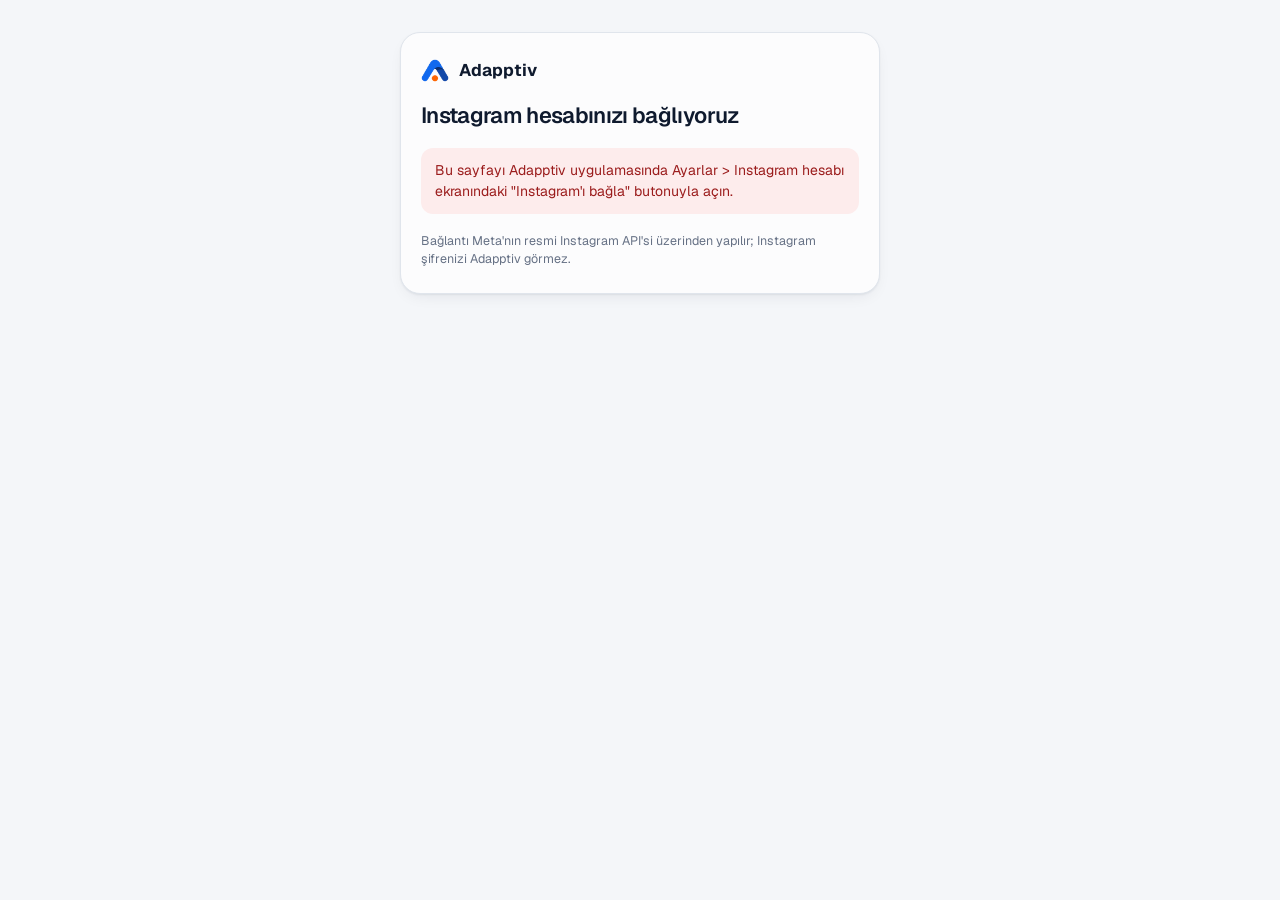
<file: instagram-baglan/index.html>
<!DOCTYPE html>
<html lang="tr">

<head>
  <meta charset="UTF-8" />
  <meta name="viewport" content="width=device-width, initial-scale=1" />
  <meta name="theme-color" content="#f4f6f9" />
  <meta name="robots" content="noindex" />
  <script>try{if(localStorage.getItem('adapptiv-tema')==='koyu')document.documentElement.setAttribute('data-theme','dark')}catch(e){}</script>
  <title>Instagram Bağlantısı | Adapptiv</title>
  <link rel="icon" href="/assets/logo-mark.png" type="image/png" />
  <link rel="stylesheet" href="/css/site.css" />
  <style>
    .ig-page { min-height: 100dvh; display: flex; align-items: flex-start; justify-content: center; padding: 32px 16px 48px; }
    .ig-card { width: 100%; max-width: 480px; background: var(--surface); border: 1px solid var(--line); border-radius: var(--r-card); box-shadow: var(--shadow-sm); padding: 24px 20px; display: flex; flex-direction: column; gap: 18px; }
    .ig-brand { display: flex; align-items: center; gap: 10px; font-weight: 700; color: var(--ink); text-decoration: none; }
    .ig-card h1 { font-size: 22px; line-height: 1.25; color: var(--ink); margin: 0; text-wrap: balance; }
    .ig-status { font-size: 14px; line-height: 1.5; border-radius: 12px; padding: 12px 14px; margin: 0; }
    .ig-status.info { background: var(--surface-2); color: var(--ink-2); }
    .ig-status.ok { background: #e6f6ef; color: #12603f; }
    .ig-status.err { background: #fdecec; color: #9b1c1c; }
    .ig-btn { width: 100%; justify-content: center; min-height: 48px; font-size: 16px; }
    .ig-btn[hidden] { display: none; }
    .ig-note { font-size: 12.5px; color: var(--muted); line-height: 1.5; margin: 0; }
    [data-theme="dark"] .ig-status.ok { background: rgb(18 96 63 / 0.25); color: #8fe0b8; }
    [data-theme="dark"] .ig-status.err { background: rgb(155 28 28 / 0.25); color: #f5a3a3; }
  </style>
</head>

<body>
  <main class="ig-page">
    <div class="ig-card">
      <a class="ig-brand" href="/"><img src="/assets/logo-mark.png" alt="" width="28" height="28" />Adapptiv</a>
      <h1>Instagram hesabınızı bağlıyoruz</h1>
      <p class="ig-status info" id="status" role="status" aria-live="polite">Bağlantı tamamlanıyor…</p>
      <a class="btn btn-primary ig-btn" id="back" href="com.adapptiv.panel://instagram-callback" hidden>Uygulamaya dön</a>
      <p class="ig-note">Bağlantı Meta'nın resmi Instagram API'si üzerinden yapılır; Instagram şifrenizi Adapptiv görmez.</p>
    </div>
  </main>

  <script>
    // Instagram girisi bitince buraya ?code=...&state=... ile donulur (state:
    // uygulamanin actigi tek kullanimlik baglama oturumu). Kod sunucuya
    // iletilir; uygulamadan acildiysa sonuc derin baglantiyla uygulamaya doner.
    (function () {
      var API = 'https://rllvmyriopaulcmmynbe.supabase.co/functions/v1/instagram-connect-complete'
      var PUBLISHABLE_KEY = 'sb_publishable_CqpxvhHpayp_4Ad45ZZYHw_ti3Vo9ak'
      var APP_RETURN = 'com.adapptiv.panel://instagram-callback'

      var params = new URLSearchParams(location.search)
      var code = params.get('code') || ''
      var session = params.get('state') || ''
      var statusEl = document.getElementById('status')
      var backEl = document.getElementById('back')

      function show(kind, text) {
        statusEl.className = 'ig-status ' + kind
        statusEl.textContent = text
      }

      function finish(kind, text, status, returnTo) {
        show(kind, text + (returnTo === 'app' ? ' Uygulamaya dönülüyor…' : ' Bu sekmeyi kapatıp panele dönebilirsiniz.'))
        if (returnTo === 'app') {
          backEl.href = APP_RETURN + '?status=' + status
          backEl.hidden = false
          setTimeout(function () { location.href = APP_RETURN + '?status=' + status }, 1200)
        }
      }

      // Kullanici Instagram penceresinde vazgecti ya da izin vermedi; uygulamadan
      // mi webden mi gelindigi bilinmedigi icin otomatik yonlendirilmez.
      if (params.get('error')) {
        show('err', 'Instagram bağlantısı tamamlanmadı (izin verilmedi). Uygulamadan yeniden deneyebilirsiniz.')
        backEl.href = APP_RETURN + '?status=cancel'
        backEl.hidden = false
        return
      }
      if (!code || !/^[0-9a-f]{64}$/.test(session)) {
        show('err', 'Bu sayfayı Adapptiv uygulamasında Ayarlar > Instagram hesabı ekranındaki "Instagram\'ı bağla" butonuyla açın.')
        return
      }
      // adres cubugunda kod kalmasin
      history.replaceState(null, '', location.pathname)

      fetch(API, {
        method: 'POST',
        headers: { 'Content-Type': 'application/json', apikey: PUBLISHABLE_KEY },
        body: JSON.stringify({ session: session, code: code }),
      })
        .then(function (res) { return res.json().then(function (body) { return { ok: res.ok, body: body } }) })
        .then(function (r) {
          var returnTo = (r.body && (r.body.data && r.body.data.return_to)) || (r.body && r.body.return_to) || 'web'
          if (!r.ok) {
            finish('err', (r.body && r.body.error) || 'Bağlantı tamamlanamadı.', 'error', returnTo)
            return
          }
          var user = r.body.data && r.body.data.username
          finish('ok', 'Instagram bağlandı' + (user ? ' (@' + user + ')' : '') + '.', 'ok', returnTo)
        })
        .catch(function () {
          show('err', 'Sunucuya ulaşılamadı. İnternet bağlantınızı kontrol edip uygulamadan yeniden başlatın.')
        })
    })()
  </script>
</body>

</html>
</file>
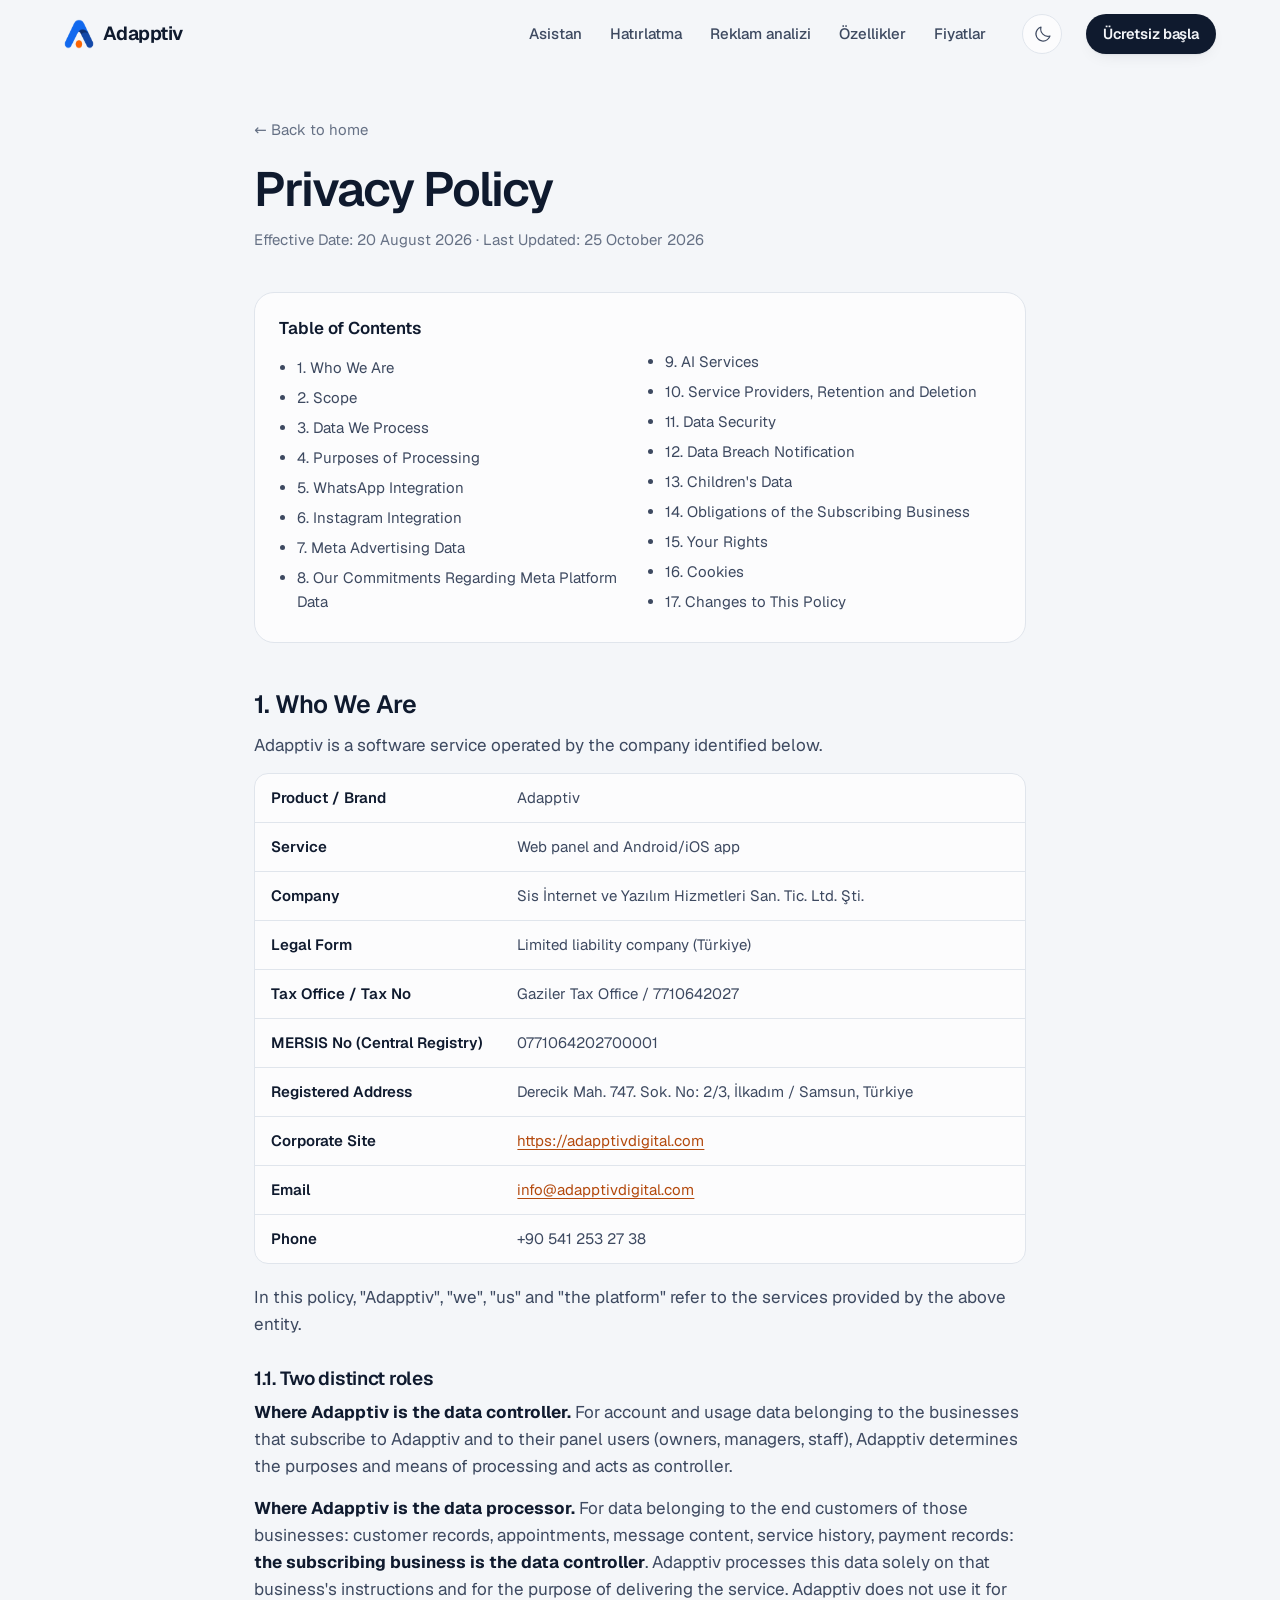
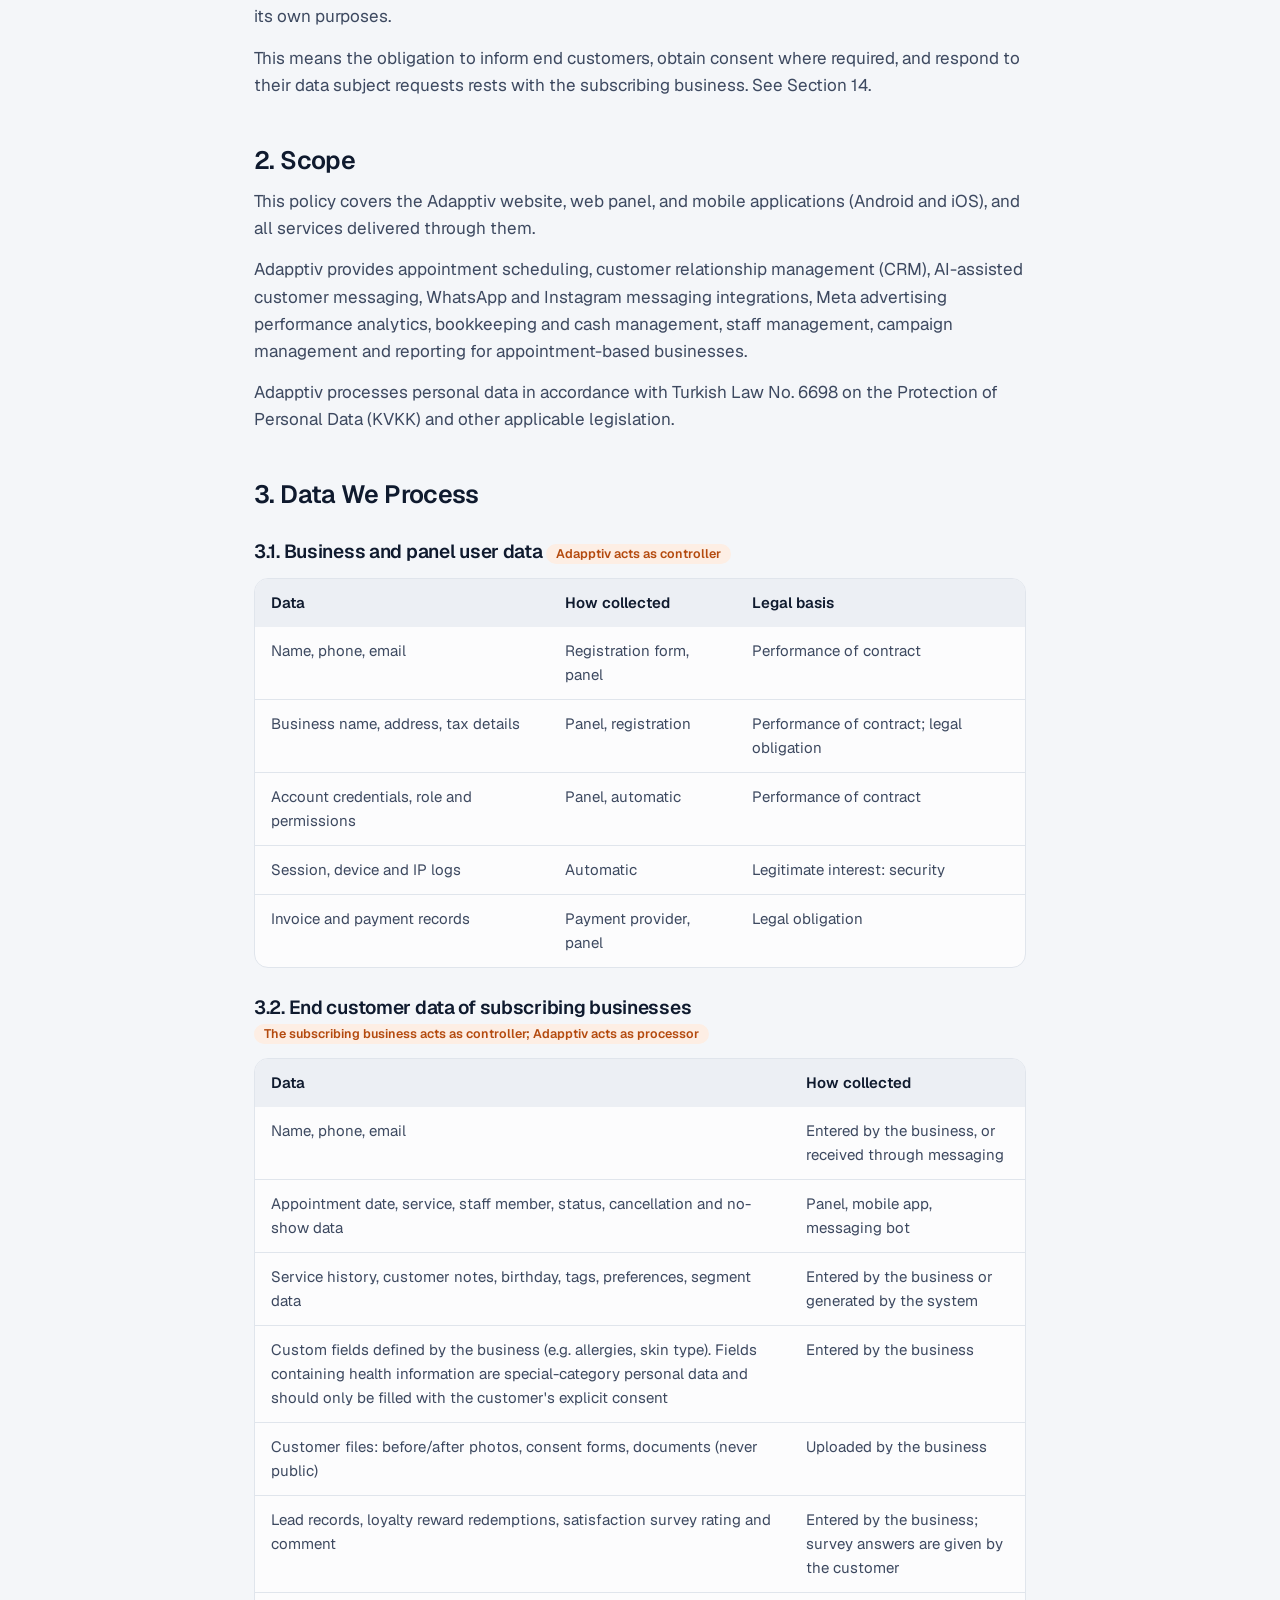
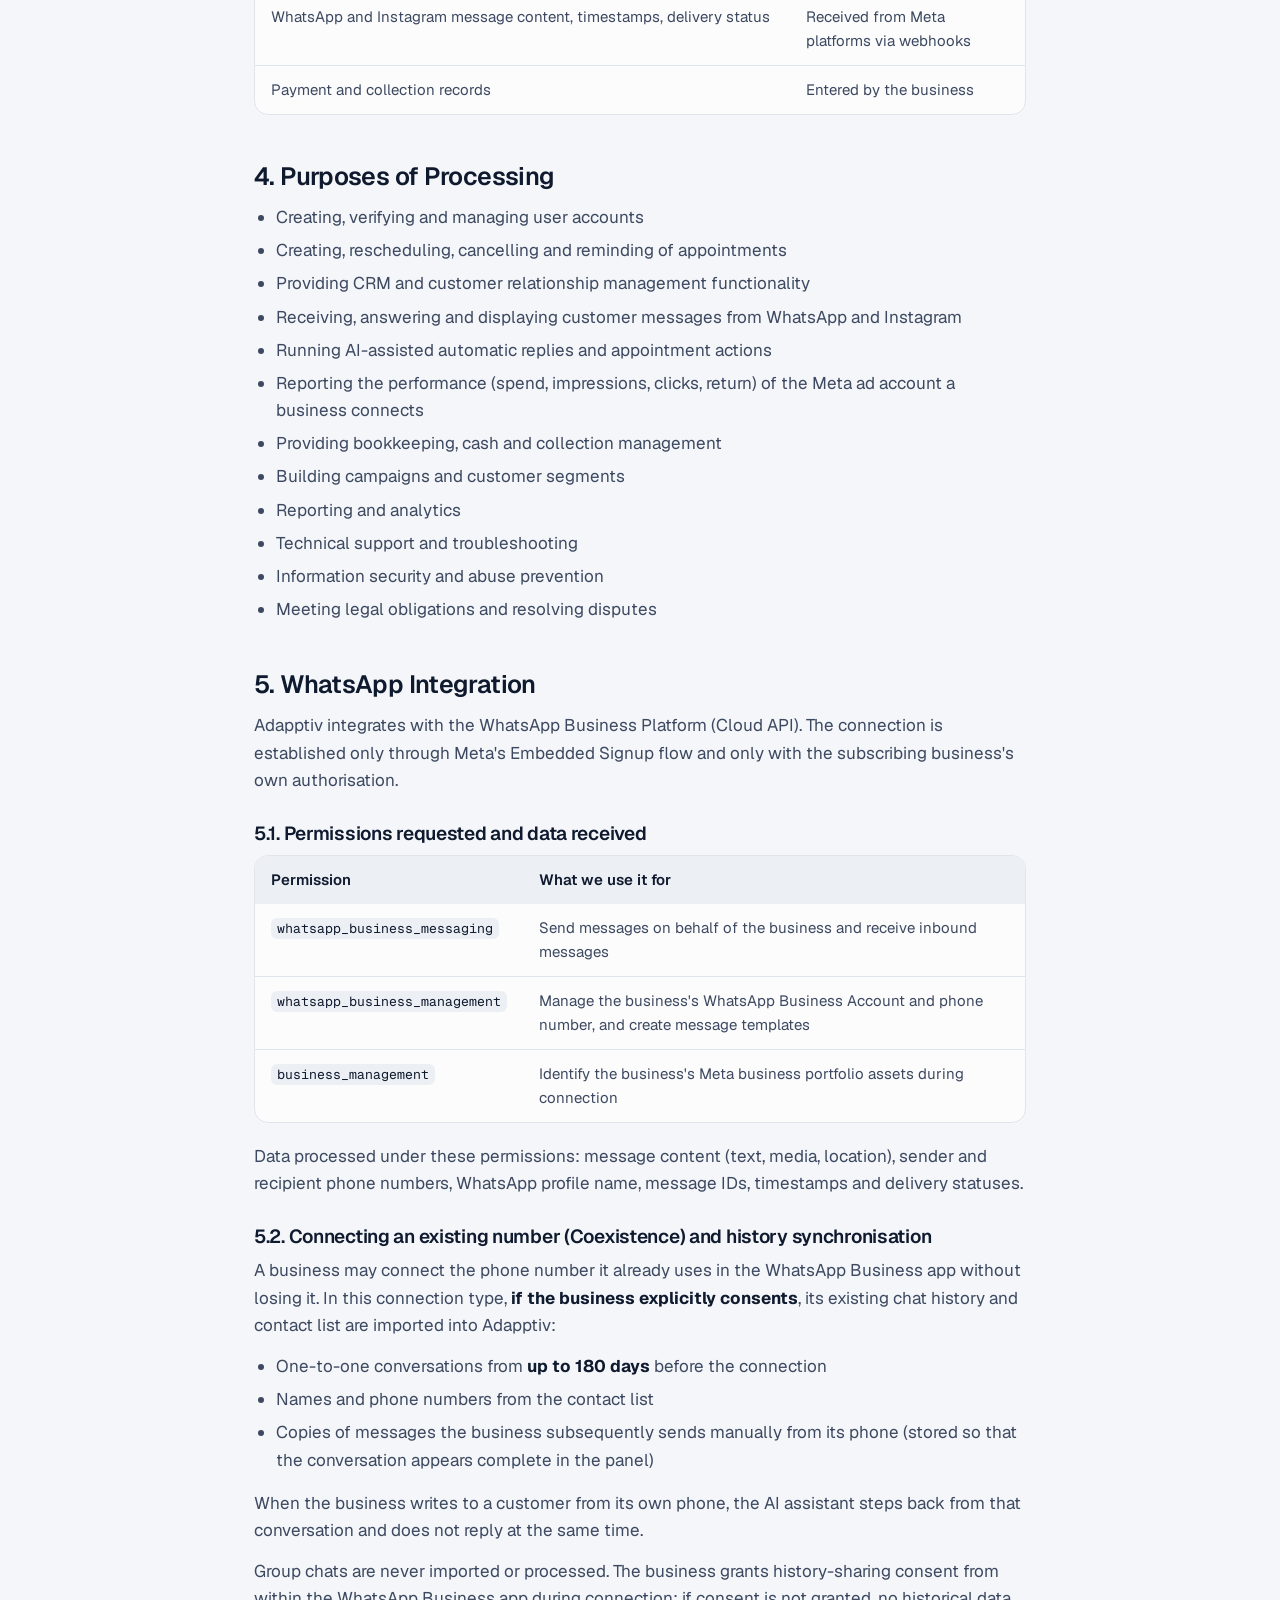
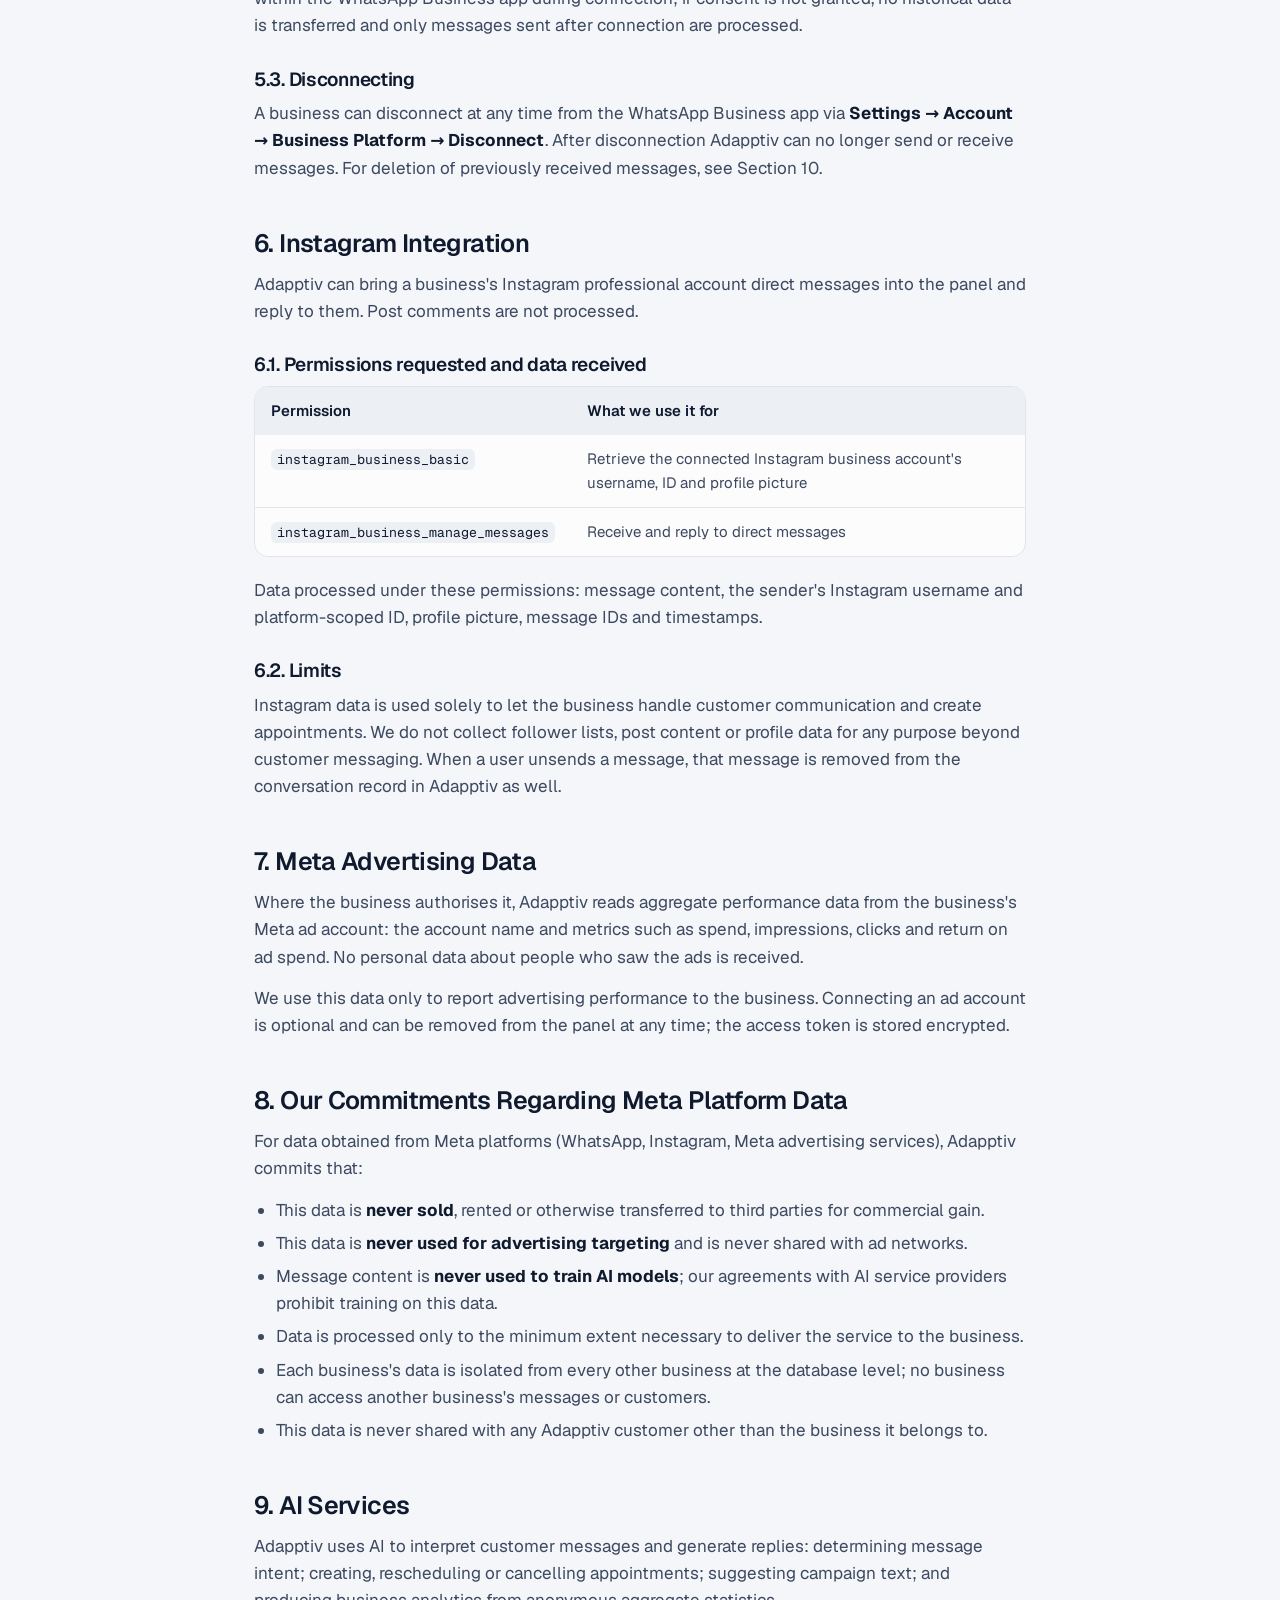
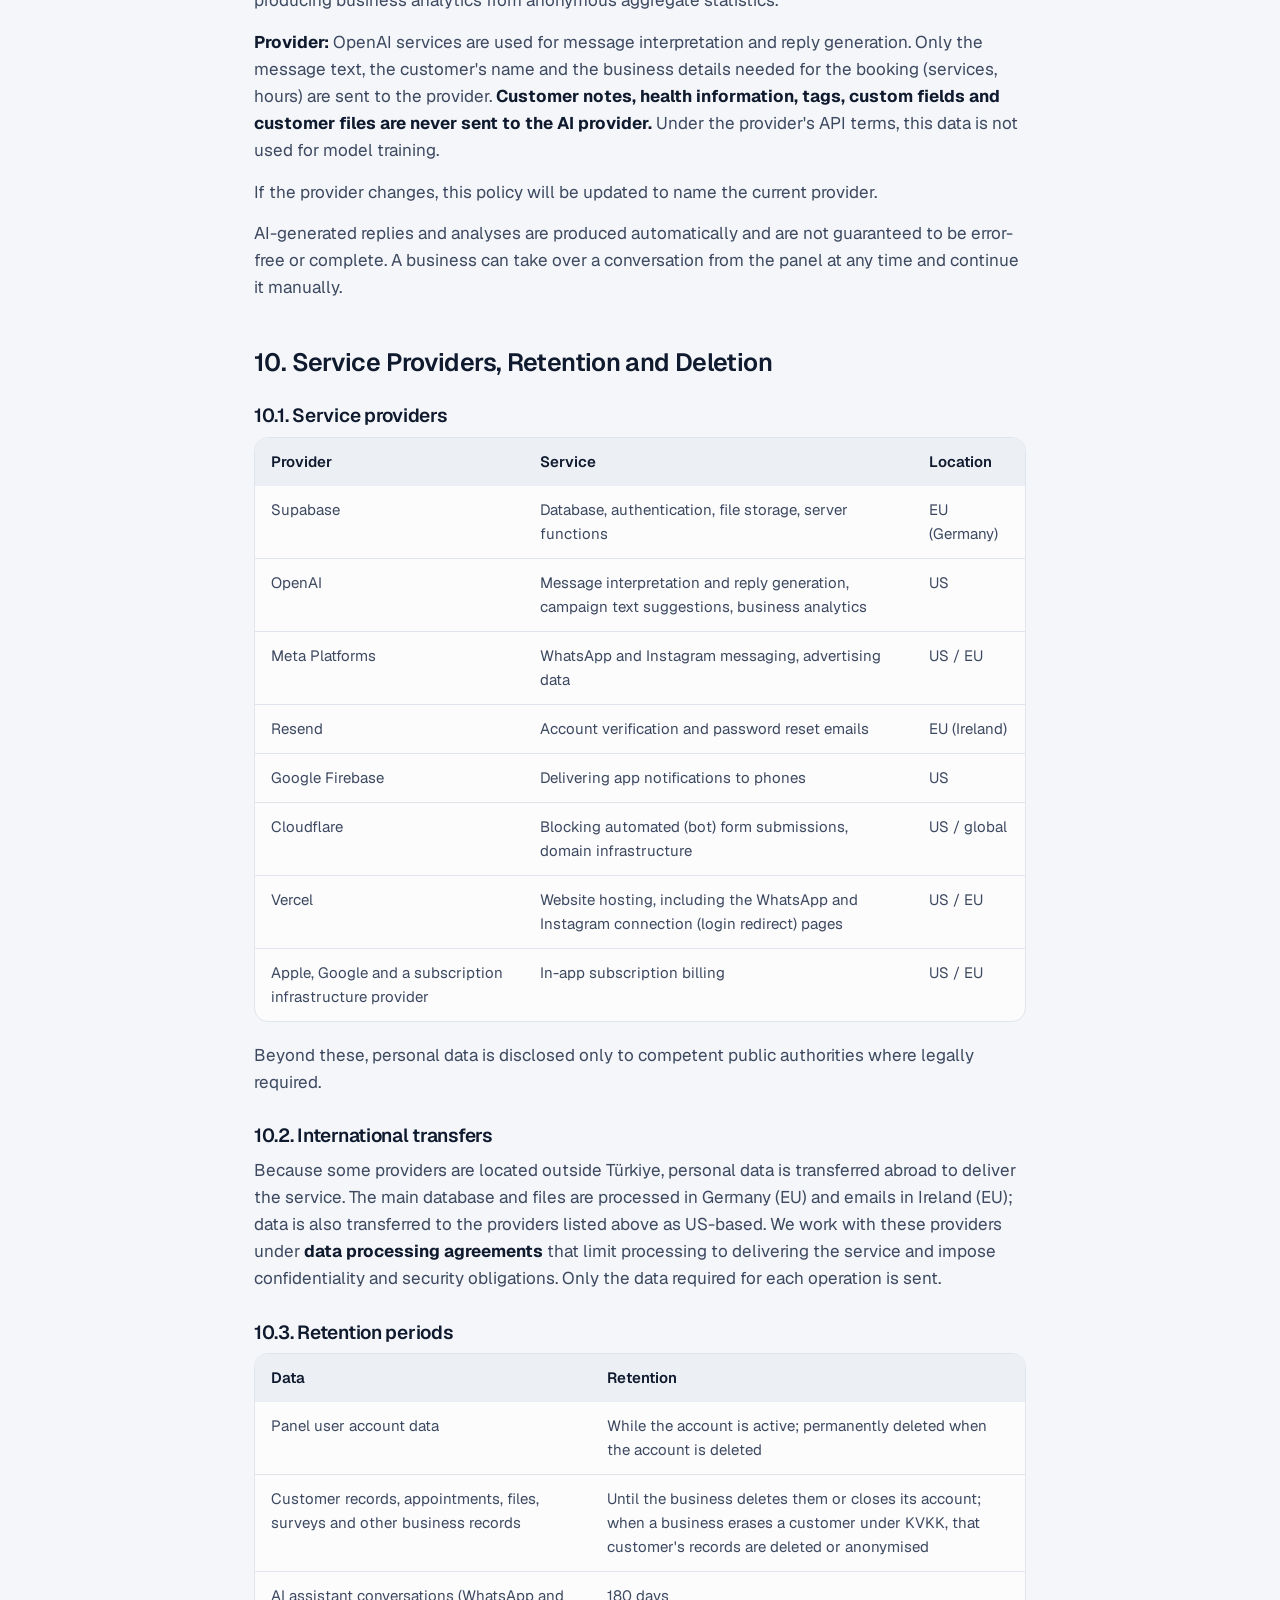
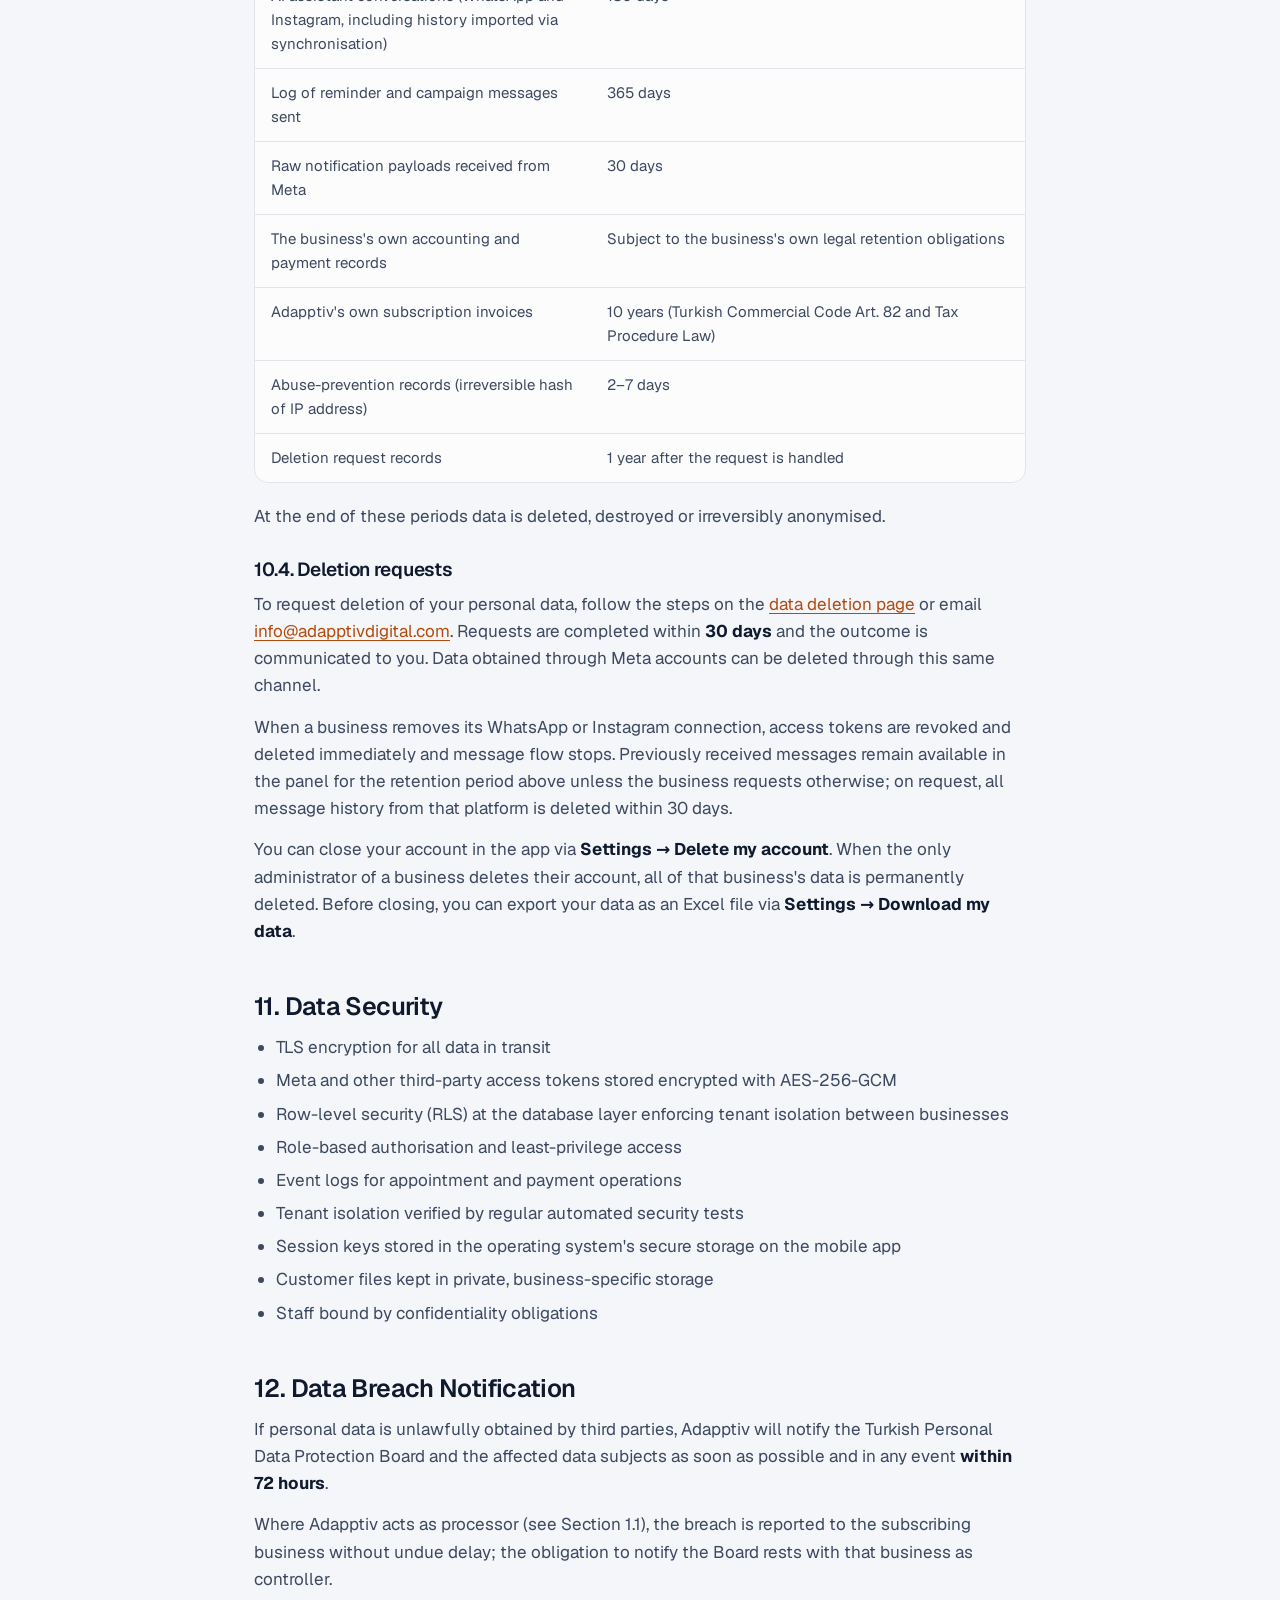
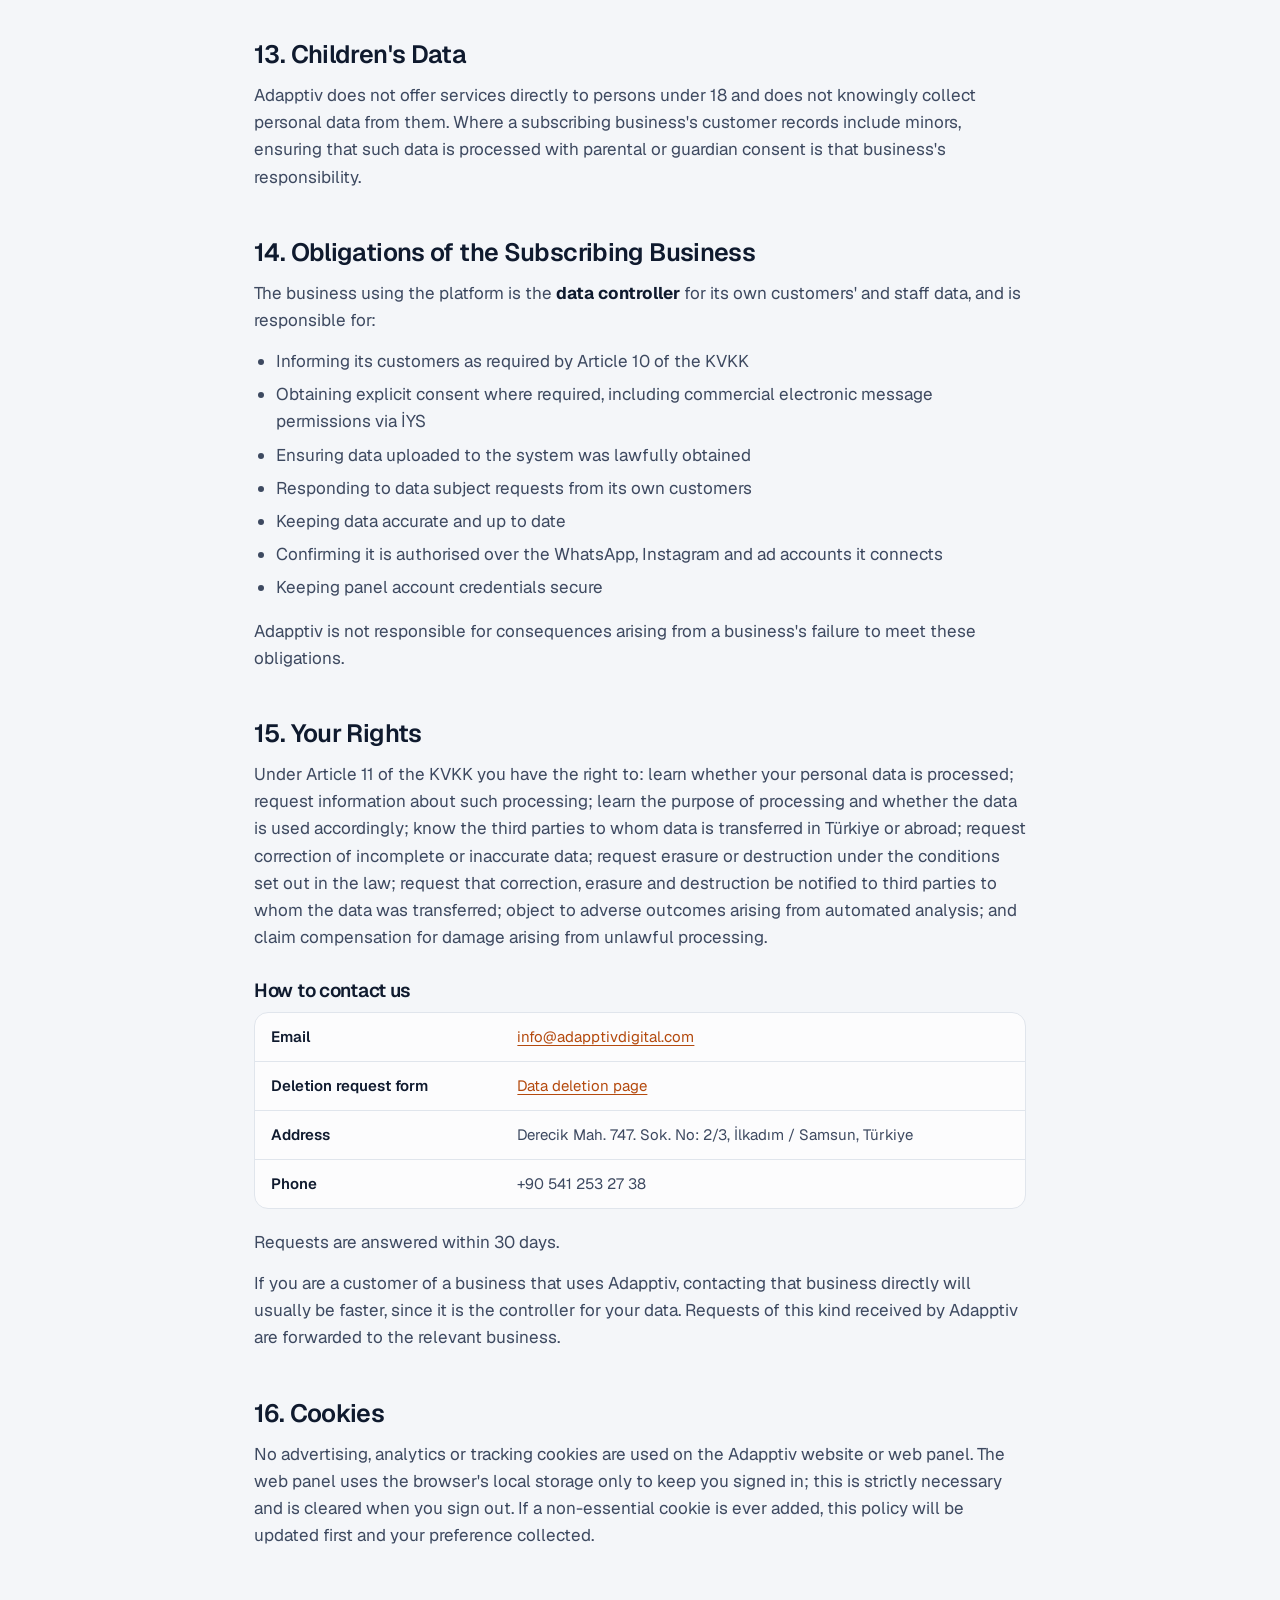
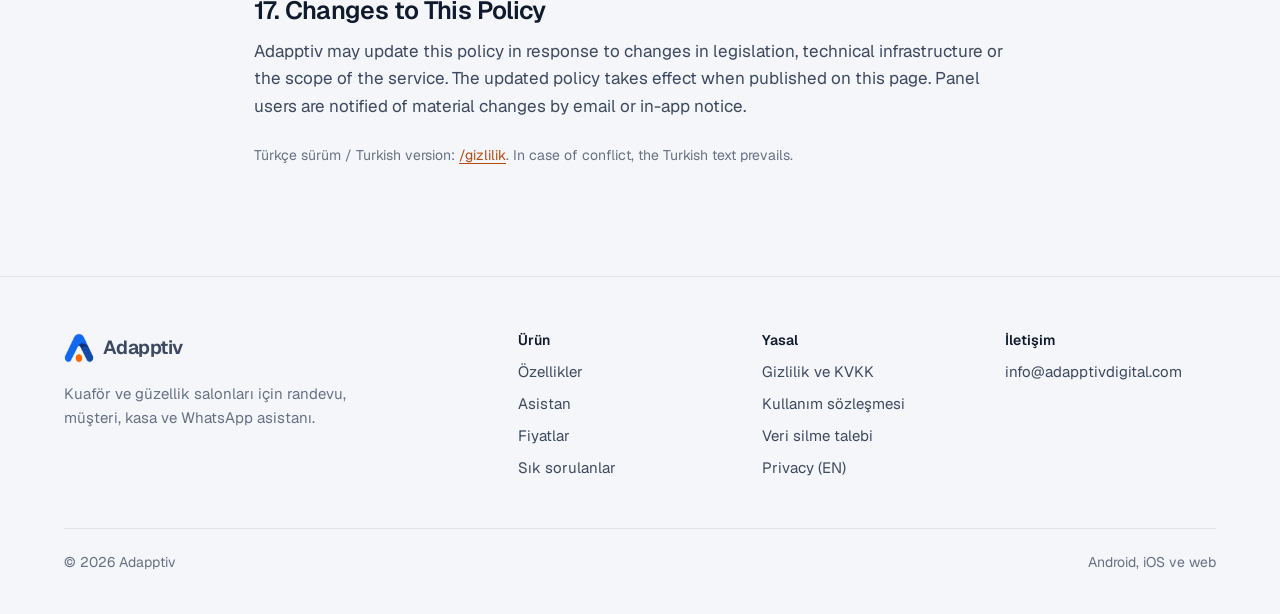
<file: privacy/index.html>
<!DOCTYPE html>
<html lang="en">

<head>
  <meta charset="UTF-8" />
  <meta name="viewport" content="width=device-width, initial-scale=1" />
  <meta name="theme-color" content="#f4f6f9" />
  <script>try{if(localStorage.getItem('adapptiv-tema')==='koyu')document.documentElement.setAttribute('data-theme','dark')}catch(e){}</script>
  <title>Privacy Policy | Adapptiv</title>
  <meta name="description"
    content="Adapptiv privacy policy: what personal data we process, how, and why, including WhatsApp and Instagram integrations, AI services, retention periods and your rights." />
  <link rel="icon" href="/assets/logo-mark.png" type="image/png" />
  <link rel="stylesheet" href="/css/site.css" />
</head>

<body class="legal-page">
  <div class="nav-sentinel" aria-hidden="true"></div>
  <!-- ================= NAV ================= -->
  <header class="nav">
    <div class="wrap nav-in">
      <a class="brand" href="/" aria-label="Adapptiv ana sayfa"><img src="/assets/logo-mark.png" alt="" width="30" height="30" />Adapptiv</a>
      <nav class="nav-links" aria-label="Ana menü">
          <a href="/#chatbot">Asistan</a>
          <a href="/#hatirlatma">Hatırlatma</a>
          <a href="/#reklam">Reklam analizi</a>
          <a href="/#ozellikler">Özellikler</a>
          <a href="/#fiyat">Fiyatlar</a>
      </nav>
      <button class="theme-btn" type="button" aria-pressed="false" aria-label="Koyu temaya geç"><svg class="icon i-moon" aria-hidden="true" focusable="false" xmlns="http://www.w3.org/2000/svg" viewBox="0 0 256 256" fill="currentColor"><path d="M233.54,142.23a8,8,0,0,0-8-2,88.08,88.08,0,0,1-109.8-109.8,8,8,0,0,0-10-10,104.84,104.84,0,0,0-52.91,37A104,104,0,0,0,136,224a103.09,103.09,0,0,0,62.52-20.88,104.84,104.84,0,0,0,37-52.91A8,8,0,0,0,233.54,142.23ZM188.9,190.34A88,88,0,0,1,65.66,67.11a89,89,0,0,1,31.4-26A106,106,0,0,0,96,56,104.11,104.11,0,0,0,200,160a106,106,0,0,0,14.92-1.06A89,89,0,0,1,188.9,190.34Z"/></svg><svg class="icon i-sun" aria-hidden="true" focusable="false" xmlns="http://www.w3.org/2000/svg" viewBox="0 0 256 256" fill="currentColor"><path d="M120,40V16a8,8,0,0,1,16,0V40a8,8,0,0,1-16,0Zm72,88a64,64,0,1,1-64-64A64.07,64.07,0,0,1,192,128Zm-16,0a48,48,0,1,0-48,48A48.05,48.05,0,0,0,176,128ZM58.34,69.66A8,8,0,0,0,69.66,58.34l-16-16A8,8,0,0,0,42.34,53.66Zm0,116.68-16,16a8,8,0,0,0,11.32,11.32l16-16a8,8,0,0,0-11.32-11.32ZM192,72a8,8,0,0,0,5.66-2.34l16-16a8,8,0,0,0-11.32-11.32l-16,16A8,8,0,0,0,192,72Zm5.66,114.34a8,8,0,0,0-11.32,11.32l16,16a8,8,0,0,0,11.32-11.32ZM48,128a8,8,0,0,0-8-8H16a8,8,0,0,0,0,16H40A8,8,0,0,0,48,128Zm80,80a8,8,0,0,0-8,8v24a8,8,0,0,0,16,0V216A8,8,0,0,0,128,208Zm112-88H216a8,8,0,0,0,0,16h24a8,8,0,0,0,0-16Z"/></svg></button>
      <a class="btn btn-primary btn-sm nav-cta" href="/#fiyat">Ücretsiz başla</a>
      <button class="menu-btn" type="button" aria-expanded="false" aria-label="Menüyü aç" aria-controls="menu-sheet"><svg class="icon" aria-hidden="true" focusable="false" xmlns="http://www.w3.org/2000/svg" viewBox="0 0 256 256" fill="currentColor"><path d="M224,128a8,8,0,0,1-8,8H40a8,8,0,0,1,0-16H216A8,8,0,0,1,224,128ZM40,72H216a8,8,0,0,0,0-16H40a8,8,0,0,0,0,16ZM216,184H40a8,8,0,0,0,0,16H216a8,8,0,0,0,0-16Z"/></svg></button>
    </div>
    <div class="sheet" id="menu-sheet">
      <div>
        <nav aria-label="Mobil menü">
          <a href="/#chatbot">Asistan</a>
          <a href="/#hatirlatma">Hatırlatma</a>
          <a href="/#reklam">Reklam analizi</a>
          <a href="/#ozellikler">Özellikler</a>
          <a href="/#fiyat">Fiyatlar</a>
          <a class="btn btn-primary" href="/#fiyat">Ücretsiz başla</a>
        </nav>
      </div>
    </div>
  </header>

  <main>
    <!-- ================= HEADER ================= -->
    <section class="legal-hero">
      <div class="wrap">
        <a href="/index.html" class="back-link">← Back to home</a>
        <h1>Privacy Policy</h1>
        <p class="meta">Effective Date: 20 August 2026 · Last Updated: 25 October 2026</p>
      </div>
    </section>

    <!-- ================= CONTENT ================= -->
    <article class="legal-body wrap">

      <nav class="legal-toc" aria-label="Table of contents">
        <p class="legal-toc-title">Table of Contents</p>
        <ul>
          <li><a href="#s1">1. Who We Are</a></li>
          <li><a href="#s2">2. Scope</a></li>
          <li><a href="#s3">3. Data We Process</a></li>
          <li><a href="#s4">4. Purposes of Processing</a></li>
          <li><a href="#s5">5. WhatsApp Integration</a></li>
          <li><a href="#s6">6. Instagram Integration</a></li>
          <li><a href="#s7">7. Meta Advertising Data</a></li>
          <li><a href="#s8">8. Our Commitments Regarding Meta Platform Data</a></li>
          <li><a href="#s9">9. AI Services</a></li>
          <li><a href="#s10">10. Service Providers, Retention and Deletion</a></li>
          <li><a href="#s11">11. Data Security</a></li>
          <li><a href="#s12">12. Data Breach Notification</a></li>
          <li><a href="#s13">13. Children's Data</a></li>
          <li><a href="#s14">14. Obligations of the Subscribing Business</a></li>
          <li><a href="#s15">15. Your Rights</a></li>
          <li><a href="#s16">16. Cookies</a></li>
          <li><a href="#s17">17. Changes to This Policy</a></li>
        </ul>
      </nav>

      <h2 id="s1">1. Who We Are</h2>
      <p>Adapptiv is a software service operated by the company identified below.</p>
      <div class="table-wrap">
        <table>
          <tbody>
            <tr><th scope="row">Product / Brand</th><td>Adapptiv</td></tr>
            <tr><th scope="row">Service</th><td>Web panel and Android/iOS app</td></tr>
            <tr><th scope="row">Company</th><td>Sis İnternet ve Yazılım Hizmetleri San. Tic. Ltd. Şti.</td></tr>
            <tr><th scope="row">Legal Form</th><td>Limited liability company (Türkiye)</td></tr>
            <tr><th scope="row">Tax Office / Tax No</th><td>Gaziler Tax Office / 7710642027</td></tr>
            <tr><th scope="row">MERSIS No (Central Registry)</th><td>0771064202700001</td></tr>
            <tr><th scope="row">Registered Address</th><td>Derecik Mah. 747. Sok. No: 2/3, İlkadım / Samsun, Türkiye</td></tr>
            <tr><th scope="row">Corporate Site</th><td><a href="https://adapptivdigital.com">https://adapptivdigital.com</a></td></tr>
            <tr><th scope="row">Email</th><td><a href="mailto:info@adapptivdigital.com">info@adapptivdigital.com</a></td></tr>
            <tr><th scope="row">Phone</th><td>+90 541 253 27 38</td></tr>
          </tbody>
        </table>
      </div>
      <p>In this policy, "Adapptiv", "we", "us" and "the platform" refer to the services provided by the above
        entity.</p>

      <h3>1.1. Two distinct roles</h3>
      <p><strong>Where Adapptiv is the data controller.</strong> For account and usage data belonging to the
        businesses that subscribe to Adapptiv and to their panel users (owners, managers, staff), Adapptiv
        determines the purposes and means of processing and acts as controller.</p>
      <p><strong>Where Adapptiv is the data processor.</strong> For data belonging to the end customers of those
        businesses: customer records, appointments, message content, service history, payment records: <strong>the
        subscribing business is the data controller</strong>. Adapptiv processes this data solely on that business's
        instructions and for the purpose of delivering the service. Adapptiv does not use it for its own
        purposes.</p>
      <p>This means the obligation to inform end customers, obtain consent where required, and respond to their
        data subject requests rests with the subscribing business. See Section 14.</p>

      <h2 id="s2">2. Scope</h2>
      <p>This policy covers the Adapptiv website, web panel, and mobile applications (Android and iOS), and all
        services delivered through them.</p>
      <p>Adapptiv provides appointment scheduling, customer relationship management (CRM), AI-assisted customer
        messaging, WhatsApp and Instagram messaging integrations, Meta advertising performance analytics,
        bookkeeping and cash management, staff management, campaign management and reporting for appointment-based
        businesses.</p>
      <p>Adapptiv processes personal data in accordance with Turkish Law No. 6698 on the Protection of Personal Data
        (KVKK) and other applicable legislation.</p>

      <h2 id="s3">3. Data We Process</h2>

      <h3>3.1. Business and panel user data <span class="lang-tag" style="margin:6px 0 4px">Adapptiv acts as controller</span></h3>
      <div class="table-wrap">
        <table>
          <thead>
            <tr><th>Data</th><th>How collected</th><th>Legal basis</th></tr>
          </thead>
          <tbody>
            <tr><td>Name, phone, email</td><td>Registration form, panel</td><td>Performance of contract</td></tr>
            <tr><td>Business name, address, tax details</td><td>Panel, registration</td><td>Performance of contract; legal obligation</td></tr>
            <tr><td>Account credentials, role and permissions</td><td>Panel, automatic</td><td>Performance of contract</td></tr>
            <tr><td>Session, device and IP logs</td><td>Automatic</td><td>Legitimate interest: security</td></tr>
            <tr><td>Invoice and payment records</td><td>Payment provider, panel</td><td>Legal obligation</td></tr>
          </tbody>
        </table>
      </div>

      <h3>3.2. End customer data of subscribing businesses <span class="lang-tag" style="margin:6px 0 4px">The subscribing business acts as controller; Adapptiv acts as processor</span></h3>
      <div class="table-wrap">
        <table>
          <thead>
            <tr><th>Data</th><th>How collected</th></tr>
          </thead>
          <tbody>
            <tr><td>Name, phone, email</td><td>Entered by the business, or received through messaging</td></tr>
            <tr><td>Appointment date, service, staff member, status, cancellation and no-show data</td><td>Panel, mobile app, messaging bot</td></tr>
            <tr><td>Service history, customer notes, birthday, tags, preferences, segment data</td><td>Entered by the business or generated by the system</td></tr>
            <tr><td>Custom fields defined by the business (e.g. allergies, skin type). Fields containing health information are special-category personal data and should only be filled with the customer's explicit consent</td><td>Entered by the business</td></tr>
            <tr><td>Customer files: before/after photos, consent forms, documents (never public)</td><td>Uploaded by the business</td></tr>
            <tr><td>Lead records, loyalty reward redemptions, satisfaction survey rating and comment</td><td>Entered by the business; survey answers are given by the customer</td></tr>
            <tr><td>WhatsApp and Instagram message content, timestamps, delivery status</td><td>Received from Meta platforms via webhooks</td></tr>
            <tr><td>Payment and collection records</td><td>Entered by the business</td></tr>
          </tbody>
        </table>
      </div>

      <h2 id="s4">4. Purposes of Processing</h2>
      <ul>
        <li>Creating, verifying and managing user accounts</li>
        <li>Creating, rescheduling, cancelling and reminding of appointments</li>
        <li>Providing CRM and customer relationship management functionality</li>
        <li>Receiving, answering and displaying customer messages from WhatsApp and Instagram</li>
        <li>Running AI-assisted automatic replies and appointment actions</li>
        <li>Reporting the performance (spend, impressions, clicks, return) of the Meta ad account a business connects</li>
        <li>Providing bookkeeping, cash and collection management</li>
        <li>Building campaigns and customer segments</li>
        <li>Reporting and analytics</li>
        <li>Technical support and troubleshooting</li>
        <li>Information security and abuse prevention</li>
        <li>Meeting legal obligations and resolving disputes</li>
      </ul>

      <h2 id="s5">5. WhatsApp Integration</h2>
      <p>Adapptiv integrates with the WhatsApp Business Platform (Cloud API). The connection is established only
        through Meta's Embedded Signup flow and only with the subscribing business's own authorisation.</p>

      <h3>5.1. Permissions requested and data received</h3>
      <div class="table-wrap">
        <table>
          <thead>
            <tr><th>Permission</th><th>What we use it for</th></tr>
          </thead>
          <tbody>
            <tr><td><code>whatsapp_business_messaging</code></td><td>Send messages on behalf of the business and receive inbound messages</td></tr>
            <tr><td><code>whatsapp_business_management</code></td><td>Manage the business's WhatsApp Business Account and phone number, and create message templates</td></tr>
            <tr><td><code>business_management</code></td><td>Identify the business's Meta business portfolio assets during connection</td></tr>
          </tbody>
        </table>
      </div>
      <p>Data processed under these permissions: message content (text, media, location), sender and recipient
        phone numbers, WhatsApp profile name, message IDs, timestamps and delivery statuses.</p>

      <h3>5.2. Connecting an existing number (Coexistence) and history synchronisation</h3>
      <p>A business may connect the phone number it already uses in the WhatsApp Business app without losing it. In
        this connection type, <strong>if the business explicitly consents</strong>, its existing chat history and
        contact list are imported into Adapptiv:</p>
      <ul>
        <li>One-to-one conversations from <strong>up to 180 days</strong> before the connection</li>
        <li>Names and phone numbers from the contact list</li>
        <li>Copies of messages the business subsequently sends manually from its phone (stored so that the
          conversation appears complete in the panel)</li>
      </ul>
      <p>When the business writes to a customer from its own phone, the AI assistant steps back from that
        conversation and does not reply at the same time.</p>
      <p>Group chats are never imported or processed. The business grants history-sharing consent from within the
        WhatsApp Business app during connection; if consent is not granted, no historical data is transferred and
        only messages sent after connection are processed.</p>

      <h3>5.3. Disconnecting</h3>
      <p>A business can disconnect at any time from the WhatsApp Business app via <strong>Settings → Account →
        Business Platform → Disconnect</strong>. After disconnection Adapptiv can no longer send or receive
        messages. For deletion of previously received messages, see Section 10.</p>

      <h2 id="s6">6. Instagram Integration</h2>
      <p>Adapptiv can bring a business's Instagram professional account direct messages into the panel and reply
        to them. Post comments are not processed.</p>

      <h3>6.1. Permissions requested and data received</h3>
      <div class="table-wrap">
        <table>
          <thead>
            <tr><th>Permission</th><th>What we use it for</th></tr>
          </thead>
          <tbody>
            <tr><td><code>instagram_business_basic</code></td><td>Retrieve the connected Instagram business account's username, ID and profile picture</td></tr>
            <tr><td><code>instagram_business_manage_messages</code></td><td>Receive and reply to direct messages</td></tr>
          </tbody>
        </table>
      </div>
      <p>Data processed under these permissions: message content, the sender's Instagram username and
        platform-scoped ID, profile picture, message IDs and timestamps.</p>

      <h3>6.2. Limits</h3>
      <p>Instagram data is used solely to let the business handle customer communication and create appointments.
        We do not collect follower lists, post content or profile data for any purpose beyond customer messaging.
        When a user unsends a message, that message is removed from the conversation record in Adapptiv as well.</p>

      <h2 id="s7">7. Meta Advertising Data</h2>
      <p>Where the business authorises it, Adapptiv reads aggregate performance data from the business's Meta ad
        account: the account name and metrics such as spend, impressions, clicks and return on ad spend. No personal
        data about people who saw the ads is received.</p>
      <p>We use this data only to report advertising performance to the business. Connecting an ad account is
        optional and can be removed from the panel at any time; the access token is stored encrypted.</p>

      <h2 id="s8">8. Our Commitments Regarding Meta Platform Data</h2>
      <p>For data obtained from Meta platforms (WhatsApp, Instagram, Meta advertising services), Adapptiv commits
        that:</p>
      <ul>
        <li>This data is <strong>never sold</strong>, rented or otherwise transferred to third parties for
          commercial gain.</li>
        <li>This data is <strong>never used for advertising targeting</strong> and is never shared with ad
          networks.</li>
        <li>Message content is <strong>never used to train AI models</strong>; our agreements with AI service
          providers prohibit training on this data.</li>
        <li>Data is processed only to the minimum extent necessary to deliver the service to the business.</li>
        <li>Each business's data is isolated from every other business at the database level; no business can
          access another business's messages or customers.</li>
        <li>This data is never shared with any Adapptiv customer other than the business it belongs to.</li>
      </ul>

      <h2 id="s9">9. AI Services</h2>
      <p>Adapptiv uses AI to interpret customer messages and generate replies: determining message intent;
        creating, rescheduling or cancelling appointments; suggesting campaign text; and producing business analytics
        from anonymous aggregate statistics.</p>
      <p><strong>Provider:</strong> OpenAI services are used for message interpretation and reply generation. Only
        the message text, the customer's name and the business details needed for the booking (services, hours) are
        sent to the provider. <strong>Customer notes, health information, tags, custom fields and customer files are
        never sent to the AI provider.</strong> Under the provider's API terms, this data is not used for model
        training.</p>
      <p>If the provider changes, this policy will be updated to name the current provider.</p>
      <p>AI-generated replies and analyses are produced automatically and are not guaranteed to be error-free or
        complete. A business can take over a conversation from the panel at any time and continue it manually.</p>

      <h2 id="s10">10. Service Providers, Retention and Deletion</h2>

      <h3>10.1. Service providers</h3>
      <div class="table-wrap">
        <table>
          <thead>
            <tr><th>Provider</th><th>Service</th><th>Location</th></tr>
          </thead>
          <tbody>
            <tr><td>Supabase</td><td>Database, authentication, file storage, server functions</td><td>EU (Germany)</td></tr>
            <tr><td>OpenAI</td><td>Message interpretation and reply generation, campaign text suggestions, business analytics</td><td>US</td></tr>
            <tr><td>Meta Platforms</td><td>WhatsApp and Instagram messaging, advertising data</td><td>US / EU</td></tr>
            <tr><td>Resend</td><td>Account verification and password reset emails</td><td>EU (Ireland)</td></tr>
            <tr><td>Google Firebase</td><td>Delivering app notifications to phones</td><td>US</td></tr>
            <tr><td>Cloudflare</td><td>Blocking automated (bot) form submissions, domain infrastructure</td><td>US / global</td></tr>
            <tr><td>Vercel</td><td>Website hosting, including the WhatsApp and Instagram connection (login redirect) pages</td><td>US / EU</td></tr>
            <tr><td>Apple, Google and a subscription infrastructure provider</td><td>In-app subscription billing</td><td>US / EU</td></tr>
          </tbody>
        </table>
      </div>
      <p>Beyond these, personal data is disclosed only to competent public authorities where legally required.</p>

      <h3>10.2. International transfers</h3>
      <p>Because some providers are located outside Türkiye, personal data is transferred abroad to deliver the
        service. The main database and files are processed in Germany (EU) and emails in Ireland (EU); data is also
        transferred to the providers listed above as US-based. We work with these providers under <strong>data
        processing agreements</strong> that limit processing to delivering the service and impose confidentiality
        and security obligations. Only the data required for each operation is sent.</p>

      <h3>10.3. Retention periods</h3>
      <div class="table-wrap">
        <table>
          <thead>
            <tr><th>Data</th><th>Retention</th></tr>
          </thead>
          <tbody>
            <tr><td>Panel user account data</td><td>While the account is active; permanently deleted when the account is deleted</td></tr>
            <tr><td>Customer records, appointments, files, surveys and other business records</td><td>Until the business deletes them or closes its account; when a business erases a customer under KVKK, that customer's records are deleted or anonymised</td></tr>
            <tr><td>AI assistant conversations (WhatsApp and Instagram, including history imported via synchronisation)</td><td>180 days</td></tr>
            <tr><td>Log of reminder and campaign messages sent</td><td>365 days</td></tr>
            <tr><td>Raw notification payloads received from Meta</td><td>30 days</td></tr>
            <tr><td>The business's own accounting and payment records</td><td>Subject to the business's own legal retention obligations</td></tr>
            <tr><td>Adapptiv's own subscription invoices</td><td>10 years (Turkish Commercial Code Art. 82 and Tax Procedure Law)</td></tr>
            <tr><td>Abuse-prevention records (irreversible hash of IP address)</td><td>2–7 days</td></tr>
            <tr><td>Deletion request records</td><td>1 year after the request is handled</td></tr>
          </tbody>
        </table>
      </div>
      <p>At the end of these periods data is deleted, destroyed or irreversibly anonymised.</p>

      <h3>10.4. Deletion requests</h3>
      <p>To request deletion of your personal data, follow the steps on the <a href="/data-deletion">data deletion page</a> or
        email <a href="mailto:info@adapptivdigital.com">info@adapptivdigital.com</a>. Requests are completed within
        <strong>30 days</strong> and the outcome is communicated to you. Data obtained through Meta accounts can be
        deleted through this same channel.</p>
      <p>When a business removes its WhatsApp or Instagram connection, access tokens are revoked and deleted
        immediately and message flow stops. Previously received messages remain available in the panel for the
        retention period above unless the business requests otherwise; on request, all message history from that
        platform is deleted within 30 days.</p>
      <p>You can close your account in the app via <strong>Settings → Delete my account</strong>. When the only
        administrator of a business deletes their account, all of that business's data is permanently deleted. Before
        closing, you can export your data as an Excel file via <strong>Settings → Download my data</strong>.</p>

      <h2 id="s11">11. Data Security</h2>
      <ul>
        <li>TLS encryption for all data in transit</li>
        <li>Meta and other third-party access tokens stored encrypted with AES-256-GCM</li>
        <li>Row-level security (RLS) at the database layer enforcing tenant isolation between businesses</li>
        <li>Role-based authorisation and least-privilege access</li>
        <li>Event logs for appointment and payment operations</li>
        <li>Tenant isolation verified by regular automated security tests</li>
        <li>Session keys stored in the operating system's secure storage on the mobile app</li>
        <li>Customer files kept in private, business-specific storage</li>
        <li>Staff bound by confidentiality obligations</li>
      </ul>

      <h2 id="s12">12. Data Breach Notification</h2>
      <p>If personal data is unlawfully obtained by third parties, Adapptiv will notify the Turkish Personal Data
        Protection Board and the affected data subjects as soon as possible and in any event <strong>within 72
        hours</strong>.</p>
      <p>Where Adapptiv acts as processor (see Section 1.1), the breach is reported to the subscribing business
        without undue delay; the obligation to notify the Board rests with that business as controller.</p>

      <h2 id="s13">13. Children's Data</h2>
      <p>Adapptiv does not offer services directly to persons under 18 and does not knowingly collect personal data
        from them. Where a subscribing business's customer records include minors, ensuring that such data is
        processed with parental or guardian consent is that business's responsibility.</p>

      <h2 id="s14">14. Obligations of the Subscribing Business</h2>
      <p>The business using the platform is the <strong>data controller</strong> for its own customers' and staff
        data, and is responsible for:</p>
      <ul>
        <li>Informing its customers as required by Article 10 of the KVKK</li>
        <li>Obtaining explicit consent where required, including commercial electronic message permissions via
          İYS</li>
        <li>Ensuring data uploaded to the system was lawfully obtained</li>
        <li>Responding to data subject requests from its own customers</li>
        <li>Keeping data accurate and up to date</li>
        <li>Confirming it is authorised over the WhatsApp, Instagram and ad accounts it connects</li>
        <li>Keeping panel account credentials secure</li>
      </ul>
      <p>Adapptiv is not responsible for consequences arising from a business's failure to meet these
        obligations.</p>

      <h2 id="s15">15. Your Rights</h2>
      <p>Under Article 11 of the KVKK you have the right to: learn whether your personal data is processed; request
        information about such processing; learn the purpose of processing and whether the data is used
        accordingly; know the third parties to whom data is transferred in Türkiye or abroad; request correction of
        incomplete or inaccurate data; request erasure or destruction under the conditions set out in the law;
        request that correction, erasure and destruction be notified to third parties to whom the data was
        transferred; object to adverse outcomes arising from automated analysis; and claim compensation for damage
        arising from unlawful processing.</p>
      <h3>How to contact us</h3>
      <div class="table-wrap">
        <table>
          <tbody>
            <tr><th scope="row">Email</th><td><a href="mailto:info@adapptivdigital.com">info@adapptivdigital.com</a></td></tr>
            <tr><th scope="row">Deletion request form</th><td><a href="/data-deletion">Data deletion page</a></td></tr>
            <tr><th scope="row">Address</th><td>Derecik Mah. 747. Sok. No: 2/3, İlkadım / Samsun, Türkiye</td></tr>
            <tr><th scope="row">Phone</th><td>+90 541 253 27 38</td></tr>
          </tbody>
        </table>
      </div>
      <p>Requests are answered within 30 days.</p>
      <p>If you are a customer of a business that uses Adapptiv, contacting that business directly will usually be
        faster, since it is the controller for your data. Requests of this kind received by Adapptiv are forwarded
        to the relevant business.</p>

      <h2 id="s16">16. Cookies</h2>
      <p>No advertising, analytics or tracking cookies are used on the Adapptiv website or web panel. The web panel
        uses the browser's local storage only to keep you signed in; this is strictly necessary and is cleared when you
        sign out. If a non-essential cookie is ever added, this policy will be updated first and your preference
        collected.</p>

      <h2 id="s17">17. Changes to This Policy</h2>
      <p>Adapptiv may update this policy in response to changes in legislation, technical infrastructure or the
        scope of the service. The updated policy takes effect when published on this page. Panel users are notified
        of material changes by email or in-app notice.</p>

      <p style="margin-top:24px;color:var(--muted);font-size:14px">Türkçe sürüm / Turkish version: <a href="/gizlilik">/gizlilik</a>. In case of conflict, the Turkish text prevails.</p>

    </article>
  </main>

  <!-- ================= FOOTER ================= -->
  <footer class="foot">
    <div class="wrap">
      <div class="foot-grid">
        <div>
          <a class="brand" href="/"><img src="/assets/logo-mark.png" alt="" width="30" height="30" />Adapptiv</a>
          <p>Kuaför ve güzellik salonları için randevu, müşteri, kasa ve WhatsApp asistanı.</p>
        </div>
        <div>
          <h4>Ürün</h4>
          <ul>
            <li><a href="/#ozellikler">Özellikler</a></li>
            <li><a href="/#chatbot">Asistan</a></li>
            <li><a href="/#fiyat">Fiyatlar</a></li>
            <li><a href="/#sss">Sık sorulanlar</a></li>
          </ul>
        </div>
        <div>
          <h4>Yasal</h4>
          <ul>
            <li><a href="/gizlilik">Gizlilik ve KVKK</a></li>
            <li><a href="/kullanim-sozlesmesi.html">Kullanım sözleşmesi</a></li>
            <li><a href="/veri-silme">Veri silme talebi</a></li>
            <li><a href="/privacy" lang="en">Privacy (EN)</a></li>
          </ul>
        </div>
        <div>
          <h4>İletişim</h4>
          <ul>
            <li><a href="mailto:info@adapptivdigital.com">info@adapptivdigital.com</a></li>
          </ul>
        </div>
      </div>
      <div class="foot-bottom">
        <span>© <span data-year>2026</span> Adapptiv</span>
        <span>Android, iOS ve web</span>
      </div>
    </div>
  </footer>
  <script src="/js/site.js" defer></script>
</body>

</html>
</file>
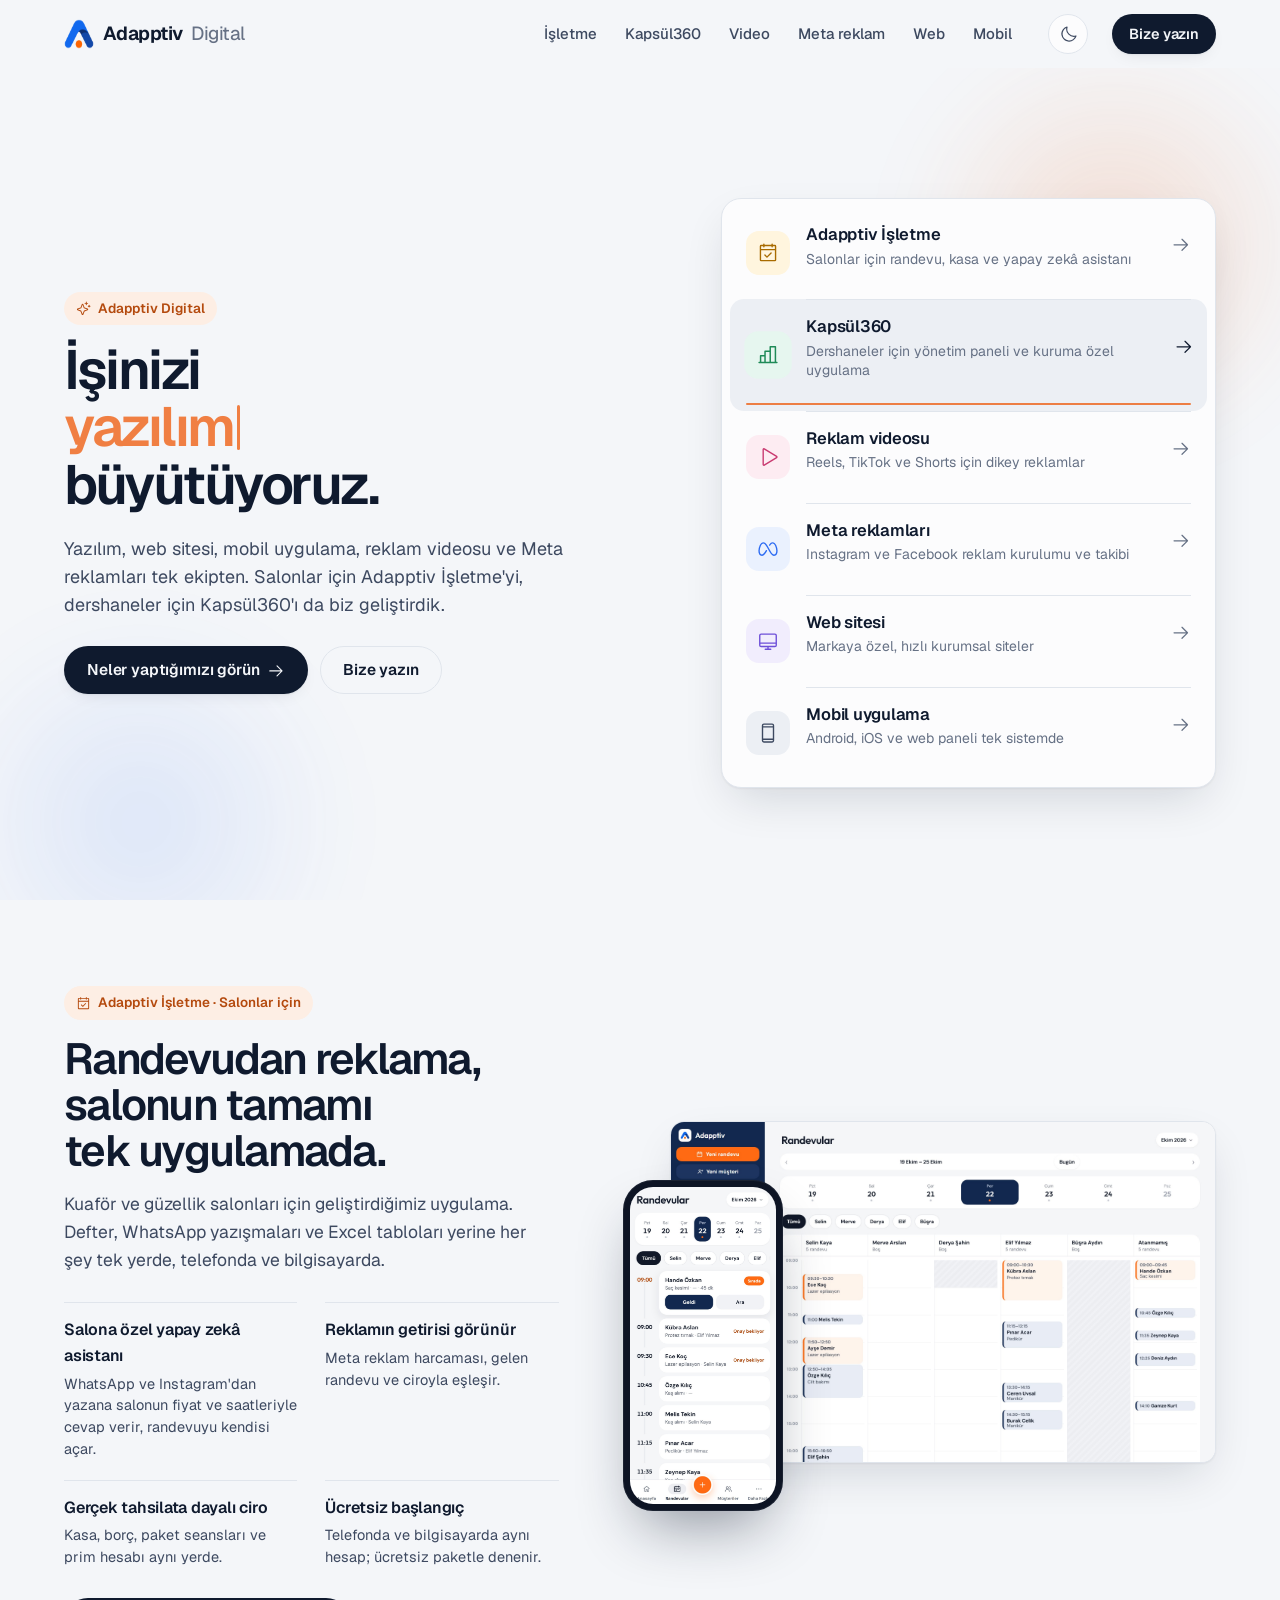
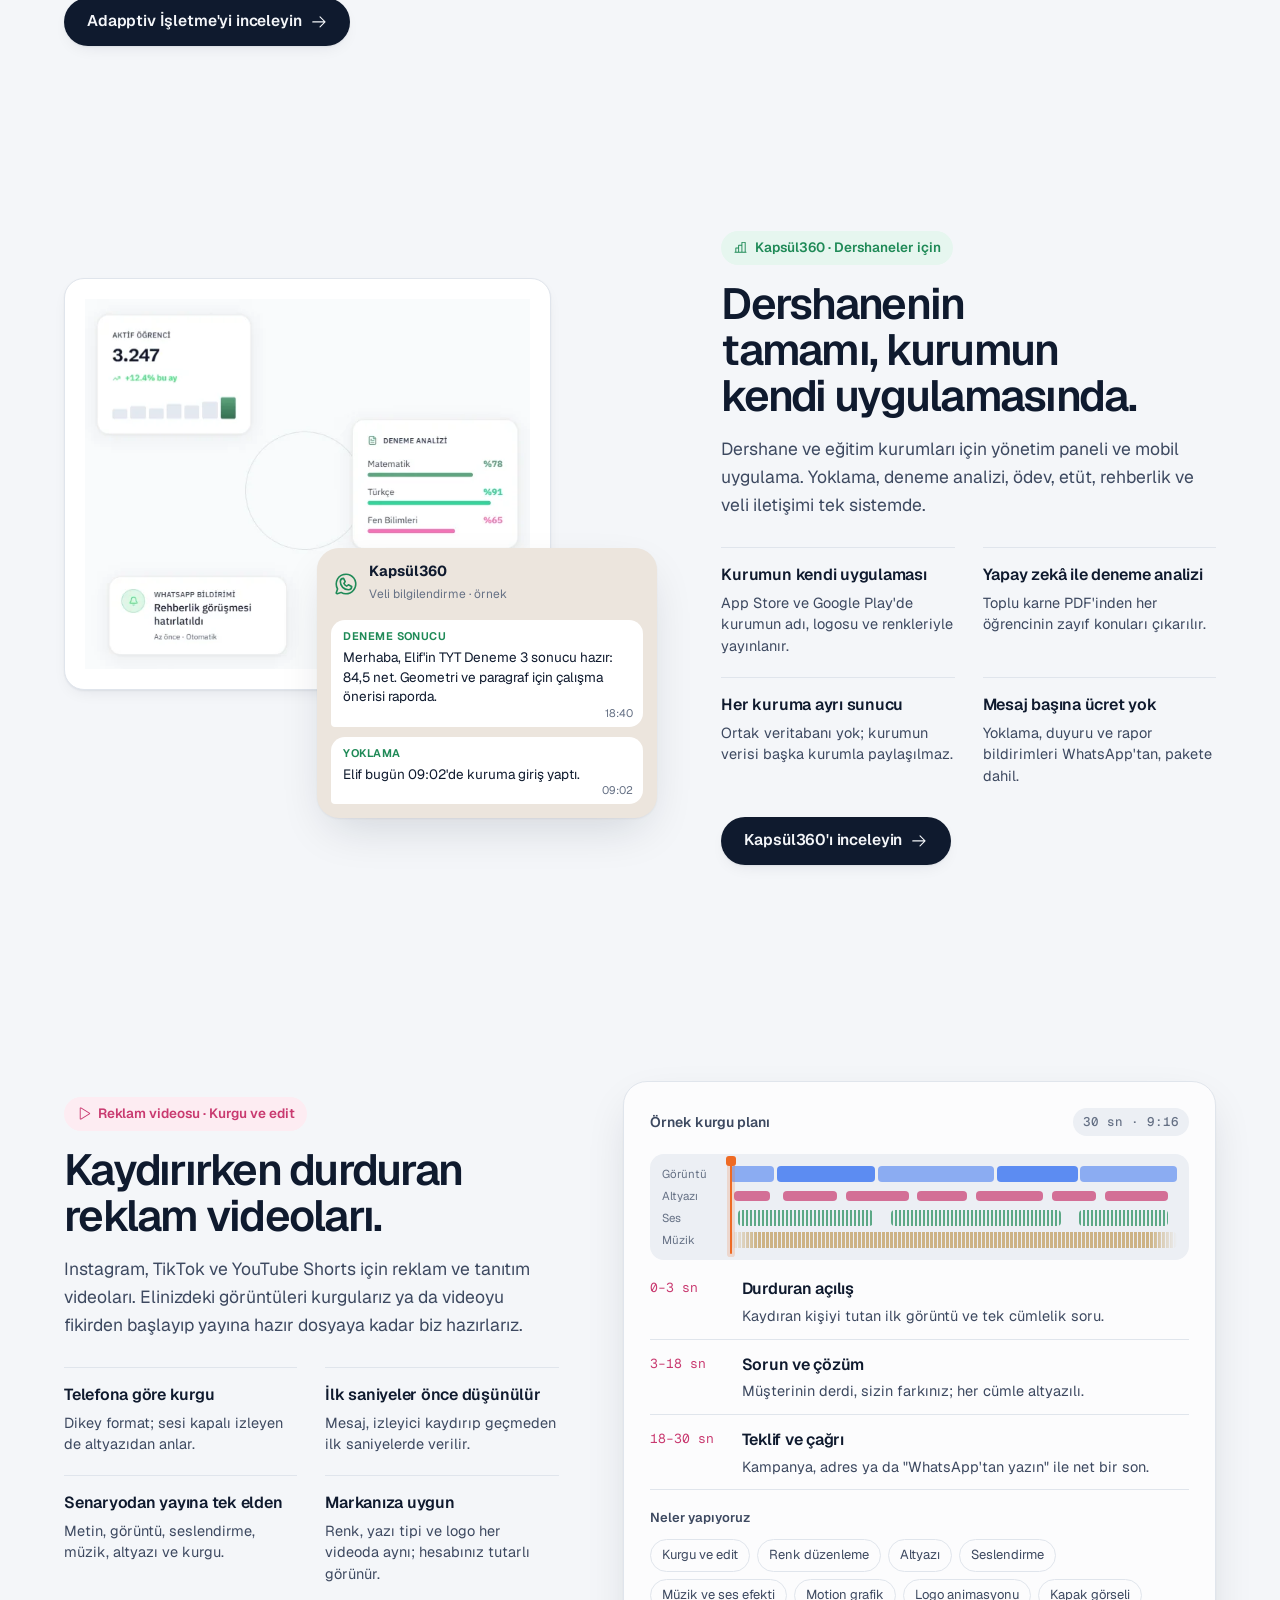
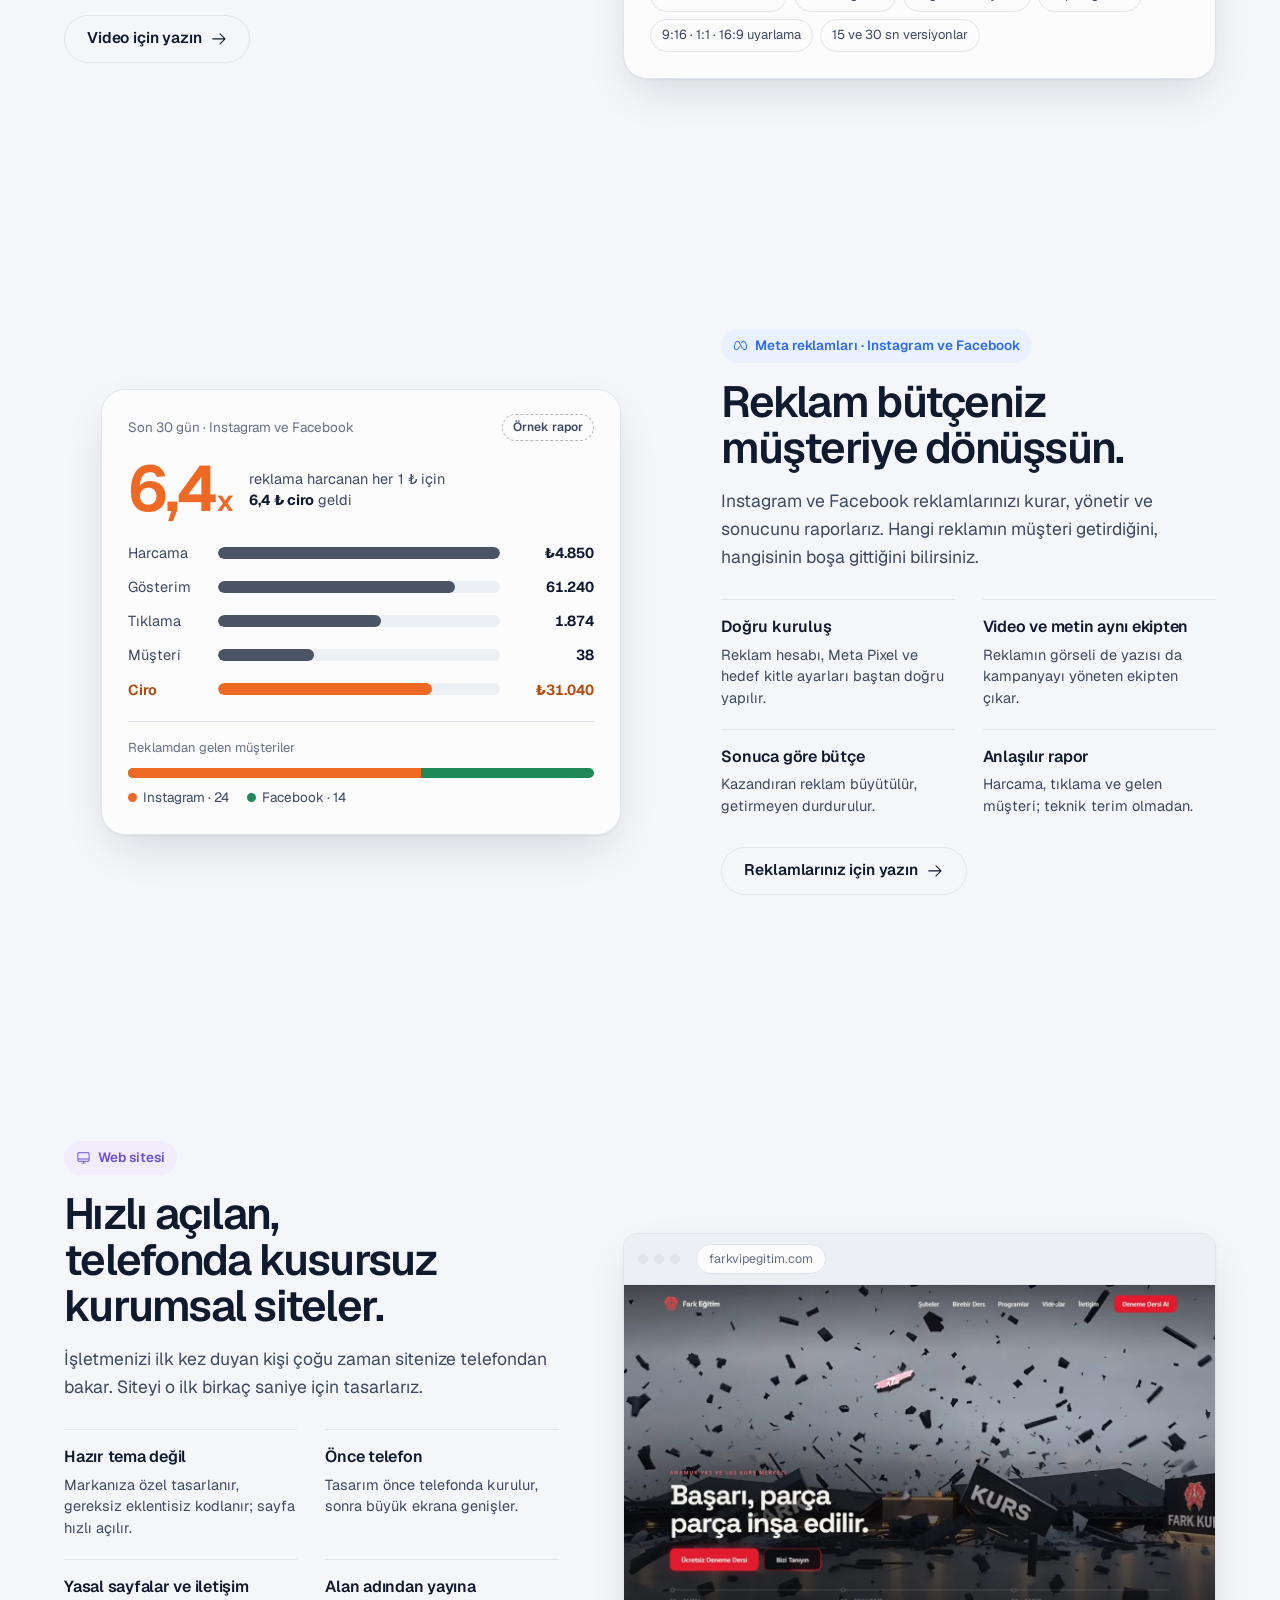
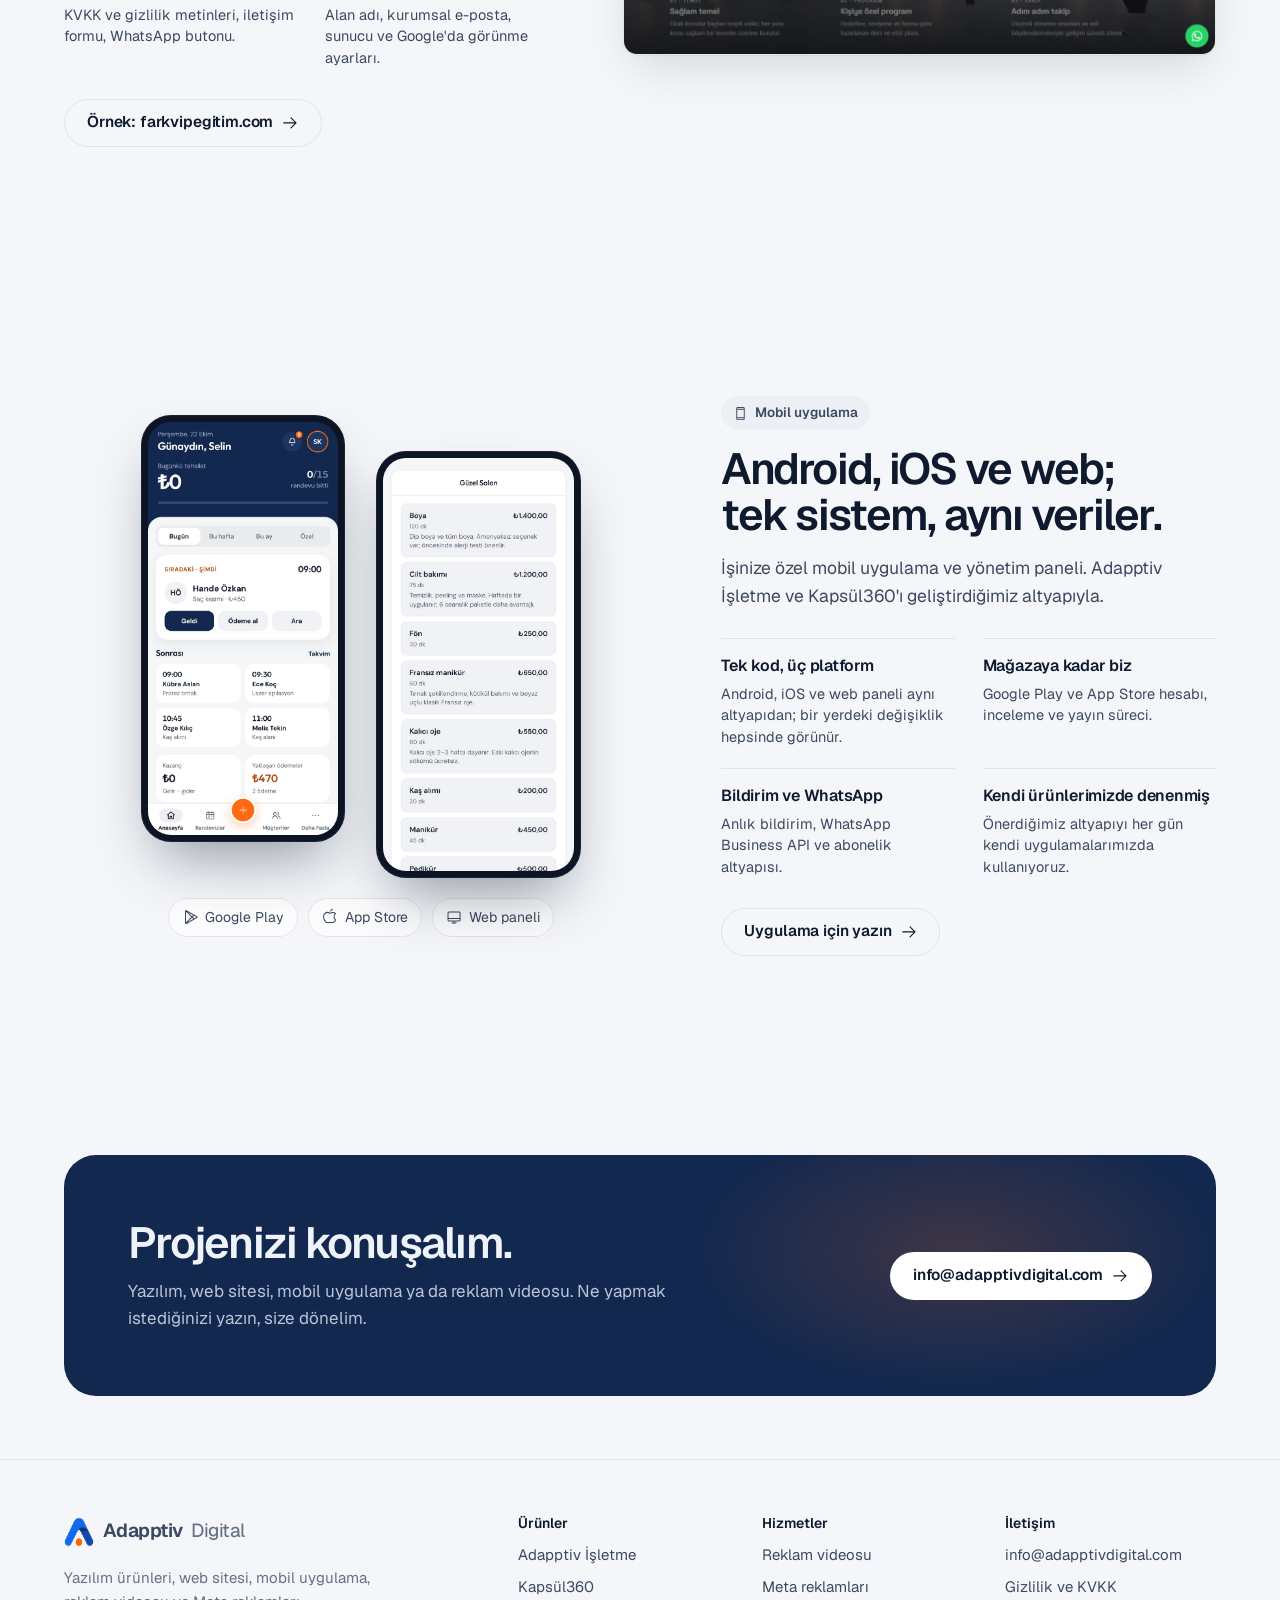
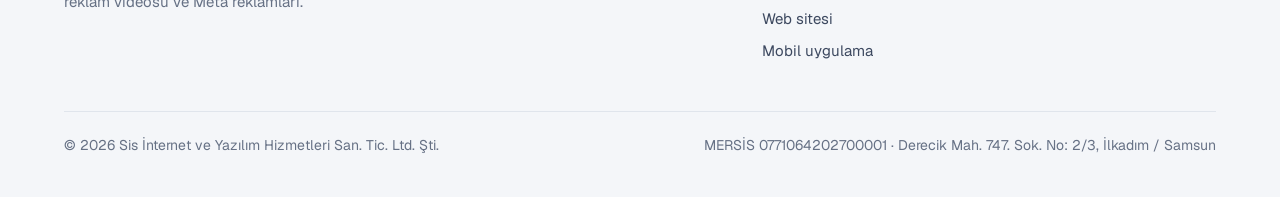
<file: sirket/index.html>
<!DOCTYPE html>
<html lang="tr" class="no-js">

<head>
  <meta charset="UTF-8" />
  <meta name="viewport" content="width=device-width, initial-scale=1" />
  <title>Adapptiv Digital | Yazılım, web, mobil uygulama ve reklam videosu</title>
  <meta name="description"
    content="Adapptiv İşletme ve Kapsül360'ı geliştiren ekip. İşletmeler için web sitesi, mobil uygulama ve sosyal medya reklam videoları." />
  <meta name="theme-color" content="#f4f6f9" />
  <script>try{if(localStorage.getItem('adapptiv-tema')==='koyu')document.documentElement.setAttribute('data-theme','dark')}catch(e){}</script>
  <meta property="og:title" content="Adapptiv Digital" />
  <meta property="og:description" content="Kendi ürünlerini geliştiren yazılım ekibi: yazılım, web, mobil uygulama ve reklam videosu." />
  <meta property="og:image" content="/assets/screens/web-takvim.jpg" />
  <link rel="icon" href="/assets/logo-mark.png" type="image/png" />
  <link rel="preload" href="/assets/fonts/geist-latin.woff2" as="font" type="font/woff2" crossorigin />
  <link rel="stylesheet" href="/css/site.css" />
  <link rel="stylesheet" href="/css/sirket.css" />
</head>

<body class="co" data-normal-imlec>
  <a class="skip" href="#icerik">İçeriğe geç</a>
  <div class="nav-sentinel" aria-hidden="true"></div>
  <header class="nav">
    <div class="wrap nav-in">
      <a class="brand" href="/" aria-label="Adapptiv Digital ana sayfa"><img src="/assets/logo-mark.png" alt="" width="30" height="30" />Adapptiv <span class="brand-sub" lang="en">Digital</span></a>
      <nav class="nav-links" aria-label="Ana menü">
          <a href="#isletme">İşletme</a>
          <a href="#kapsul360">Kapsül360</a>
          <a href="#video">Video</a>
          <a href="#meta">Meta reklam</a>
          <a href="#web">Web</a>
          <a href="#mobil">Mobil</a>
      </nav>
      <button class="theme-btn" type="button" aria-pressed="false" aria-label="Koyu temaya geç"><svg class="icon i-moon" aria-hidden="true" focusable="false" xmlns="http://www.w3.org/2000/svg" viewBox="0 0 256 256" fill="currentColor"><path d="M233.54,142.23a8,8,0,0,0-8-2,88.08,88.08,0,0,1-109.8-109.8,8,8,0,0,0-10-10,104.84,104.84,0,0,0-52.91,37A104,104,0,0,0,136,224a103.09,103.09,0,0,0,62.52-20.88,104.84,104.84,0,0,0,37-52.91A8,8,0,0,0,233.54,142.23ZM188.9,190.34A88,88,0,0,1,65.66,67.11a89,89,0,0,1,31.4-26A106,106,0,0,0,96,56,104.11,104.11,0,0,0,200,160a106,106,0,0,0,14.92-1.06A89,89,0,0,1,188.9,190.34Z"/></svg><svg class="icon i-sun" aria-hidden="true" focusable="false" xmlns="http://www.w3.org/2000/svg" viewBox="0 0 256 256" fill="currentColor"><path d="M120,40V16a8,8,0,0,1,16,0V40a8,8,0,0,1-16,0Zm72,88a64,64,0,1,1-64-64A64.07,64.07,0,0,1,192,128Zm-16,0a48,48,0,1,0-48,48A48.05,48.05,0,0,0,176,128ZM58.34,69.66A8,8,0,0,0,69.66,58.34l-16-16A8,8,0,0,0,42.34,53.66Zm0,116.68-16,16a8,8,0,0,0,11.32,11.32l16-16a8,8,0,0,0-11.32-11.32ZM192,72a8,8,0,0,0,5.66-2.34l16-16a8,8,0,0,0-11.32-11.32l-16,16A8,8,0,0,0,192,72Zm5.66,114.34a8,8,0,0,0-11.32,11.32l16,16a8,8,0,0,0,11.32-11.32ZM48,128a8,8,0,0,0-8-8H16a8,8,0,0,0,0,16H40A8,8,0,0,0,48,128Zm80,80a8,8,0,0,0-8,8v24a8,8,0,0,0,16,0V216A8,8,0,0,0,128,208Zm112-88H216a8,8,0,0,0,0,16h24a8,8,0,0,0,0-16Z"/></svg></button>
      <a class="btn btn-primary btn-sm nav-cta" href="#iletisim">Bize yazın</a>
      <button class="menu-btn" type="button" aria-expanded="false" aria-label="Menüyü aç" aria-controls="menu-sheet"><svg class="icon" aria-hidden="true" focusable="false" xmlns="http://www.w3.org/2000/svg" viewBox="0 0 256 256" fill="currentColor"><path d="M224,128a8,8,0,0,1-8,8H40a8,8,0,0,1,0-16H216A8,8,0,0,1,224,128ZM40,72H216a8,8,0,0,0,0-16H40a8,8,0,0,0,0,16ZM216,184H40a8,8,0,0,0,0,16H216a8,8,0,0,0,0-16Z"/></svg></button>
    </div>
    <div class="sheet" id="menu-sheet">
      <div>
        <nav aria-label="Mobil menü">
          <a href="#isletme">İşletme</a>
          <a href="#kapsul360">Kapsül360</a>
          <a href="#video">Video</a>
          <a href="#meta">Meta reklam</a>
          <a href="#web">Web</a>
          <a href="#mobil">Mobil</a>
          <a class="btn btn-primary" href="#iletisim">Bize yazın</a>
        </nav>
      </div>
    </div>
  </header>

  <main id="icerik">
    <!-- Giris: kim oldugumuz + alti bolumun dizini (sirayla one cikar) -->
    <section class="hero co-hero-sec">
      <div class="co-glow" aria-hidden="true"></div>
      <div class="wrap hero-main">
        <div class="hero-grid co-hero">
          <div class="hero-copy">
            <span class="kicker"><svg class="icon" aria-hidden="true" focusable="false" xmlns="http://www.w3.org/2000/svg" viewBox="0 0 256 256" fill="currentColor"><path d="M197.58,129.06,146,110l-19-51.62a15.92,15.92,0,0,0-29.88,0L78,110l-51.62,19a15.92,15.92,0,0,0,0,29.88L78,178l19,51.62a15.92,15.92,0,0,0,29.88,0L146,178l51.62-19a15.92,15.92,0,0,0,0-29.88ZM137,164.22a8,8,0,0,0-4.74,4.74L112,223.85,91.78,169A8,8,0,0,0,87,164.22L32.15,144,87,123.78A8,8,0,0,0,91.78,119L112,64.15,132.22,119a8,8,0,0,0,4.74,4.74L191.85,144ZM144,40a8,8,0,0,1,8-8h16V16a8,8,0,0,1,16,0V32h16a8,8,0,0,1,0,16H184V64a8,8,0,0,1-16,0V48H152A8,8,0,0,1,144,40ZM248,88a8,8,0,0,1-8,8h-8v8a8,8,0,0,1-16,0V96h-8a8,8,0,0,1,0-16h8V72a8,8,0,0,1,16,0v8h8A8,8,0,0,1,248,88Z"/></svg> Adapptiv Digital</span>
            <h1>
              <span class="hl-visual" aria-hidden="true">
                <span class="hl-line">İşinizi</span>
                <span class="hl-line hl-word"><span id="hero-hl-text" data-words="dijitalde|yazılımla|reklamla|web sitesiyle|uygulamayla">dijitalde</span><span class="hl-caret"></span></span>
                <span class="hl-line">büyütüyoruz.</span>
              </span>
              <span class="sr-only">İşinizi dijitalde büyütüyoruz.</span>
            </h1>
            <p class="hero-sub">Yazılım, web sitesi, mobil uygulama, reklam videosu ve Meta reklamları tek ekipten.
              Salonlar için Adapptiv İşletme'yi, dershaneler için Kapsül360'ı da biz geliştirdik.</p>
            <div class="hero-cta">
              <a class="btn btn-primary" href="#isletme">Neler yaptığımızı görün <svg class="icon" aria-hidden="true" focusable="false" xmlns="http://www.w3.org/2000/svg" viewBox="0 0 256 256" fill="currentColor"><path d="M221.66,133.66l-72,72a8,8,0,0,1-11.32-11.32L196.69,136H40a8,8,0,0,1,0-16H196.69L138.34,61.66a8,8,0,0,1,11.32-11.32l72,72A8,8,0,0,1,221.66,133.66Z"/></svg></a>
              <a class="btn btn-ghost" href="mailto:info@adapptivdigital.com">Bize yazın</a>
            </div>
          </div>

          <nav class="idx" aria-label="Ürünler ve hizmetler">
            <a class="idx-row" href="#isletme">
              <span class="mod-ico t-amber"><svg class="icon" aria-hidden="true" focusable="false" xmlns="http://www.w3.org/2000/svg" viewBox="0 0 256 256" fill="currentColor"><path d="M208,32H184V24a8,8,0,0,0-16,0v8H88V24a8,8,0,0,0-16,0v8H48A16,16,0,0,0,32,48V208a16,16,0,0,0,16,16H208a16,16,0,0,0,16-16V48A16,16,0,0,0,208,32ZM72,48v8a8,8,0,0,0,16,0V48h80v8a8,8,0,0,0,16,0V48h24V80H48V48ZM208,208H48V96H208V208Zm-38.34-85.66a8,8,0,0,1,0,11.32l-48,48a8,8,0,0,1-11.32,0l-24-24a8,8,0,0,1,11.32-11.32L116,164.69l42.34-42.35A8,8,0,0,1,169.66,122.34Z"/></svg></span>
              <span><strong>Adapptiv İşletme</strong><small>Salonlar için randevu, kasa ve yapay zekâ asistanı</small></span>
              <svg class="icon" aria-hidden="true" focusable="false" xmlns="http://www.w3.org/2000/svg" viewBox="0 0 256 256" fill="currentColor"><path d="M221.66,133.66l-72,72a8,8,0,0,1-11.32-11.32L196.69,136H40a8,8,0,0,1,0-16H196.69L138.34,61.66a8,8,0,0,1,11.32-11.32l72,72A8,8,0,0,1,221.66,133.66Z"/></svg>
            </a>
            <a class="idx-row" href="#kapsul360">
              <span class="mod-ico t-green"><svg class="icon" aria-hidden="true" focusable="false" xmlns="http://www.w3.org/2000/svg" viewBox="0 0 256 256" fill="currentColor"><path d="M224,200h-8V40a8,8,0,0,0-8-8H152a8,8,0,0,0-8,8V80H96a8,8,0,0,0-8,8v40H48a8,8,0,0,0-8,8v64H32a8,8,0,0,0,0,16H224a8,8,0,0,0,0-16ZM160,48h40V200H160ZM104,96h40V200H104ZM56,144H88v56H56Z"/></svg></span>
              <span><strong>Kapsül360</strong><small>Dershaneler için yönetim paneli ve kuruma özel uygulama</small></span>
              <svg class="icon" aria-hidden="true" focusable="false" xmlns="http://www.w3.org/2000/svg" viewBox="0 0 256 256" fill="currentColor"><path d="M221.66,133.66l-72,72a8,8,0,0,1-11.32-11.32L196.69,136H40a8,8,0,0,1,0-16H196.69L138.34,61.66a8,8,0,0,1,11.32-11.32l72,72A8,8,0,0,1,221.66,133.66Z"/></svg>
            </a>
            <a class="idx-row" href="#video">
              <span class="mod-ico t-pink"><svg class="icon" aria-hidden="true" focusable="false" xmlns="http://www.w3.org/2000/svg" viewBox="0 0 256 256" fill="currentColor"><path d="M232.4,114.49,88.32,26.35a16,16,0,0,0-16.2-.3A15.86,15.86,0,0,0,64,39.87V216.13A15.94,15.94,0,0,0,80,232a16.07,16.07,0,0,0,8.36-2.35L232.4,141.51a15.81,15.81,0,0,0,0-27ZM80,215.94V40l143.83,88Z"/></svg></span>
              <span><strong>Reklam videosu</strong><small>Reels, TikTok ve Shorts için dikey reklamlar</small></span>
              <svg class="icon" aria-hidden="true" focusable="false" xmlns="http://www.w3.org/2000/svg" viewBox="0 0 256 256" fill="currentColor"><path d="M221.66,133.66l-72,72a8,8,0,0,1-11.32-11.32L196.69,136H40a8,8,0,0,1,0-16H196.69L138.34,61.66a8,8,0,0,1,11.32-11.32l72,72A8,8,0,0,1,221.66,133.66Z"/></svg>
            </a>
            <a class="idx-row" href="#meta">
              <span class="mod-ico t-blue"><svg class="icon" aria-hidden="true" focusable="false" xmlns="http://www.w3.org/2000/svg" viewBox="0 0 256 256" fill="currentColor"><path d="M240,149.31c0,16.11-3.17,29.89-9.17,39.84-7.43,12.33-19,18.85-33.39,18.85-27.94,0-47.78-37-68.78-76.22C111.64,100,92.35,64,74,64c-9.38,0-19.94,10-28.25,26.67A138.18,138.18,0,0,0,32,149.31c0,13.2,2.38,24.12,6.88,31.58S49.82,192,58.56,192c15.12,0,30.85-24.54,44.23-48.55a8,8,0,0,1,14,7.8C101.46,178.71,83.07,208,58.56,208c-14.41,0-26-6.52-33.39-18.85-6-10-9.17-23.73-9.17-39.84A154.81,154.81,0,0,1,31.42,83.54C42.82,60.62,57.94,48,74,48c27.94,0,47.77,37,68.78,76.22C159.79,156,179.08,192,197.44,192c8.74,0,15.18-3.63,19.68-11.11S224,162.51,224,149.31a138.18,138.18,0,0,0-13.74-58.64C202,74,191.39,64,182,64c-8.36,0-17.68,7.48-28.51,22.88a8,8,0,1,1-13.08-9.21c9-12.74,23-29.67,41.59-29.67,16.05,0,31.17,12.62,42.57,35.54A154.81,154.81,0,0,1,240,149.31Z"/></svg></span>
              <span><strong>Meta reklamları</strong><small>Instagram ve Facebook reklam kurulumu ve takibi</small></span>
              <svg class="icon" aria-hidden="true" focusable="false" xmlns="http://www.w3.org/2000/svg" viewBox="0 0 256 256" fill="currentColor"><path d="M221.66,133.66l-72,72a8,8,0,0,1-11.32-11.32L196.69,136H40a8,8,0,0,1,0-16H196.69L138.34,61.66a8,8,0,0,1,11.32-11.32l72,72A8,8,0,0,1,221.66,133.66Z"/></svg>
            </a>
            <a class="idx-row" href="#web">
              <span class="mod-ico t-lilac"><svg class="icon" aria-hidden="true" focusable="false" xmlns="http://www.w3.org/2000/svg" viewBox="0 0 256 256" fill="currentColor"><path d="M208,40H48A24,24,0,0,0,24,64V176a24,24,0,0,0,24,24h72v16H96a8,8,0,0,0,0,16h64a8,8,0,0,0,0-16H136V200h72a24,24,0,0,0,24-24V64A24,24,0,0,0,208,40ZM48,56H208a8,8,0,0,1,8,8v80H40V64A8,8,0,0,1,48,56ZM208,184H48a8,8,0,0,1-8-8V160H216v16A8,8,0,0,1,208,184Z"/></svg></span>
              <span><strong>Web sitesi</strong><small>Markaya özel, hızlı kurumsal siteler</small></span>
              <svg class="icon" aria-hidden="true" focusable="false" xmlns="http://www.w3.org/2000/svg" viewBox="0 0 256 256" fill="currentColor"><path d="M221.66,133.66l-72,72a8,8,0,0,1-11.32-11.32L196.69,136H40a8,8,0,0,1,0-16H196.69L138.34,61.66a8,8,0,0,1,11.32-11.32l72,72A8,8,0,0,1,221.66,133.66Z"/></svg>
            </a>
            <a class="idx-row" href="#mobil">
              <span class="mod-ico t-ink"><svg class="icon" aria-hidden="true" focusable="false" xmlns="http://www.w3.org/2000/svg" viewBox="0 0 256 256" fill="currentColor"><path d="M176,16H80A24,24,0,0,0,56,40V216a24,24,0,0,0,24,24h96a24,24,0,0,0,24-24V40A24,24,0,0,0,176,16ZM72,64H184V192H72Zm8-32h96a8,8,0,0,1,8,8v8H72V40A8,8,0,0,1,80,32Zm96,192H80a8,8,0,0,1-8-8v-8H184v8A8,8,0,0,1,176,224Z"/></svg></span>
              <span><strong>Mobil uygulama</strong><small>Android, iOS ve web paneli tek sistemde</small></span>
              <svg class="icon" aria-hidden="true" focusable="false" xmlns="http://www.w3.org/2000/svg" viewBox="0 0 256 256" fill="currentColor"><path d="M221.66,133.66l-72,72a8,8,0,0,1-11.32-11.32L196.69,136H40a8,8,0,0,1,0-16H196.69L138.34,61.66a8,8,0,0,1,11.32-11.32l72,72A8,8,0,0,1,221.66,133.66Z"/></svg>
            </a>
          </nav>
        </div>
      </div>
    </section>

    <!-- Adapptiv Isletme -->
    <section class="section" id="isletme">
      <div class="wrap feat">
        <div class="feat-copy reveal">
          <span class="kicker"><svg class="icon" aria-hidden="true" focusable="false" xmlns="http://www.w3.org/2000/svg" viewBox="0 0 256 256" fill="currentColor"><path d="M208,32H184V24a8,8,0,0,0-16,0v8H88V24a8,8,0,0,0-16,0v8H48A16,16,0,0,0,32,48V208a16,16,0,0,0,16,16H208a16,16,0,0,0,16-16V48A16,16,0,0,0,208,32ZM72,48v8a8,8,0,0,0,16,0V48h80v8a8,8,0,0,0,16,0V48h24V80H48V48ZM208,208H48V96H208V208Zm-38.34-85.66a8,8,0,0,1,0,11.32l-48,48a8,8,0,0,1-11.32,0l-24-24a8,8,0,0,1,11.32-11.32L116,164.69l42.34-42.35A8,8,0,0,1,169.66,122.34Z"/></svg> Adapptiv İşletme · Salonlar için</span>
          <h2>Randevudan reklama, salonun tamamı tek uygulamada.</h2>
          <p class="lead">Kuaför ve güzellik salonları için geliştirdiğimiz uygulama. Defter, WhatsApp yazışmaları ve Excel
            tabloları yerine her şey tek yerde, telefonda ve bilgisayarda.</p>
          <ul class="diffs">
            <li><b>Salona özel yapay zekâ asistanı</b><span>WhatsApp ve Instagram'dan yazana salonun fiyat ve saatleriyle cevap
                verir, randevuyu kendisi açar.</span></li>
            <li><b>Reklamın getirisi görünür</b><span>Meta reklam harcaması, gelen randevu ve ciroyla eşleşir.</span></li>
            <li><b>Gerçek tahsilata dayalı ciro</b><span>Kasa, borç, paket seansları ve prim hesabı aynı yerde.</span></li>
            <li><b>Ücretsiz başlangıç</b><span>Telefonda ve bilgisayarda aynı hesap; ücretsiz paketle denenir.</span></li>
          </ul>
          <a class="btn btn-primary feat-cta" href="https://isletme.adapptivdigital.com">Adapptiv İşletme'yi inceleyin <svg class="icon" aria-hidden="true" focusable="false" xmlns="http://www.w3.org/2000/svg" viewBox="0 0 256 256" fill="currentColor"><path d="M221.66,133.66l-72,72a8,8,0,0,1-11.32-11.32L196.69,136H40a8,8,0,0,1,0-16H196.69L138.34,61.66a8,8,0,0,1,11.32-11.32l72,72A8,8,0,0,1,221.66,133.66Z"/></svg></a>
        </div>
        <div class="feat-visual v-isletme reveal" style="--i: 1">
          <div class="window">
            <img src="/assets/screens/web-takvim.jpg" width="2880" height="1800" loading="lazy"
              alt="Adapptiv İşletme randevu takvimi: çalışanlar yan yana, günün randevuları saat saat" />
          </div>
          <div class="phone">
            <img src="/assets/screens/tel-takvim.jpg" width="1170" height="2532" loading="lazy" alt="Telefonda günün randevu listesi" />
          </div>
        </div>
      </div>
    </section>

    <!-- Kapsul360 -->
    <section class="section" id="kapsul360">
      <div class="wrap feat flip">
        <div class="feat-copy reveal">
          <span class="kicker k-green"><svg class="icon" aria-hidden="true" focusable="false" xmlns="http://www.w3.org/2000/svg" viewBox="0 0 256 256" fill="currentColor"><path d="M224,200h-8V40a8,8,0,0,0-8-8H152a8,8,0,0,0-8,8V80H96a8,8,0,0,0-8,8v40H48a8,8,0,0,0-8,8v64H32a8,8,0,0,0,0,16H224a8,8,0,0,0,0-16ZM160,48h40V200H160ZM104,96h40V200H104ZM56,144H88v56H56Z"/></svg> Kapsül360 · Dershaneler için</span>
          <h2>Dershanenin tamamı, kurumun kendi uygulamasında.</h2>
          <p class="lead">Dershane ve eğitim kurumları için yönetim paneli ve mobil uygulama. Yoklama, deneme analizi, ödev,
            etüt, rehberlik ve veli iletişimi tek sistemde.</p>
          <ul class="diffs">
            <li><b>Kurumun kendi uygulaması</b><span>App Store ve Google Play'de kurumun adı, logosu ve renkleriyle yayınlanır.</span></li>
            <li><b>Yapay zekâ ile deneme analizi</b><span>Toplu karne PDF'inden her öğrencinin zayıf konuları çıkarılır.</span></li>
            <li><b>Her kuruma ayrı sunucu</b><span>Ortak veritabanı yok; kurumun verisi başka kurumla paylaşılmaz.</span></li>
            <li><b>Mesaj başına ücret yok</b><span>Yoklama, duyuru ve rapor bildirimleri WhatsApp'tan, pakete dahil.</span></li>
          </ul>
          <a class="btn btn-primary feat-cta" href="https://kapsul360.com">Kapsül360'ı inceleyin <svg class="icon" aria-hidden="true" focusable="false" xmlns="http://www.w3.org/2000/svg" viewBox="0 0 256 256" fill="currentColor"><path d="M221.66,133.66l-72,72a8,8,0,0,1-11.32-11.32L196.69,136H40a8,8,0,0,1,0-16H196.69L138.34,61.66a8,8,0,0,1,11.32-11.32l72,72A8,8,0,0,1,221.66,133.66Z"/></svg></a>
        </div>
        <div class="feat-visual v-kapsul reveal" style="--i: 1">
          <div class="shot-card">
            <img src="/assets/sirket/kapsul360-panel.webp" width="600" height="500" loading="lazy"
              alt="Kapsül360 panelinden aktif öğrenci sayısı ve ders bazında deneme analizi kartları" />
          </div>
          <div class="wa-card" aria-label="Veliye giden örnek mesajlar">
            <div class="wa-head"><svg class="icon" aria-hidden="true" focusable="false" xmlns="http://www.w3.org/2000/svg" viewBox="0 0 256 256" fill="currentColor"><path d="M187.58,144.84l-32-16a8,8,0,0,0-8,.5l-14.69,9.8a40.55,40.55,0,0,1-16-16l9.8-14.69a8,8,0,0,0,.5-8l-16-32A8,8,0,0,0,104,64a40,40,0,0,0-40,40,88.1,88.1,0,0,0,88,88,40,40,0,0,0,40-40A8,8,0,0,0,187.58,144.84ZM152,176a72.08,72.08,0,0,1-72-72A24,24,0,0,1,99.29,80.46l11.48,23L101,118a8,8,0,0,0-.73,7.51,56.47,56.47,0,0,0,30.15,30.15A8,8,0,0,0,138,155l14.61-9.74,23,11.48A24,24,0,0,1,152,176ZM128,24A104,104,0,0,0,36.18,176.88L24.83,210.93a16,16,0,0,0,20.24,20.24l34.05-11.35A104,104,0,1,0,128,24Zm0,192a87.87,87.87,0,0,1-44.06-11.81,8,8,0,0,0-6.54-.67L40,216,52.47,178.6a8,8,0,0,0-.66-6.54A88,88,0,1,1,128,216Z"/></svg><span><strong>Kapsül360</strong><small>Veli bilgilendirme · örnek</small></span></div>
            <div class="wa-msg">
              <small class="wa-tag">Deneme sonucu</small>
              Merhaba, Elif'in TYT Deneme 3 sonucu hazır: 84,5 net. Geometri ve paragraf için çalışma önerisi raporda.
              <time>18:40</time>
            </div>
            <div class="wa-msg">
              <small class="wa-tag">Yoklama</small>
              Elif bugün 09:02'de kuruma giriş yaptı.
              <time>09:02</time>
            </div>
          </div>
        </div>
      </div>
    </section>

    <!-- Reklam videosu -->
    <section class="section" id="video">
      <div class="wrap feat">
        <div class="feat-copy reveal">
          <span class="kicker k-pink"><svg class="icon" aria-hidden="true" focusable="false" xmlns="http://www.w3.org/2000/svg" viewBox="0 0 256 256" fill="currentColor"><path d="M232.4,114.49,88.32,26.35a16,16,0,0,0-16.2-.3A15.86,15.86,0,0,0,64,39.87V216.13A15.94,15.94,0,0,0,80,232a16.07,16.07,0,0,0,8.36-2.35L232.4,141.51a15.81,15.81,0,0,0,0-27ZM80,215.94V40l143.83,88Z"/></svg> Reklam videosu · Kurgu ve edit</span>
          <h2>Kaydırırken durduran reklam videoları.</h2>
          <p class="lead">Instagram, TikTok ve YouTube Shorts için reklam ve tanıtım videoları. Elinizdeki görüntüleri
            kurgularız ya da videoyu fikirden başlayıp yayına hazır dosyaya kadar biz hazırlarız.</p>
          <ul class="diffs">
            <li><b>Telefona göre kurgu</b><span>Dikey format; sesi kapalı izleyen de altyazıdan anlar.</span></li>
            <li><b>İlk saniyeler önce düşünülür</b><span>Mesaj, izleyici kaydırıp geçmeden ilk saniyelerde verilir.</span></li>
            <li><b>Senaryodan yayına tek elden</b><span>Metin, görüntü, seslendirme, müzik, altyazı ve kurgu.</span></li>
            <li><b>Markanıza uygun</b><span>Renk, yazı tipi ve logo her videoda aynı; hesabınız tutarlı görünür.</span></li>
          </ul>
          <a class="btn btn-ghost feat-cta" href="mailto:info@adapptivdigital.com?subject=Reklam%20videosu">Video için yazın <svg class="icon" aria-hidden="true" focusable="false" xmlns="http://www.w3.org/2000/svg" viewBox="0 0 256 256" fill="currentColor"><path d="M221.66,133.66l-72,72a8,8,0,0,1-11.32-11.32L196.69,136H40a8,8,0,0,1,0-16H196.69L138.34,61.66a8,8,0,0,1,11.32-11.32l72,72A8,8,0,0,1,221.66,133.66Z"/></svg></a>
        </div>
        <div class="feat-visual reveal" style="--i: 1">
          <div class="story" aria-label="Örnek kurgu planı: 30 saniyelik dikey reklam">
            <div class="story-head">
              <span>Örnek kurgu planı</span>
              <span class="story-tag">30 sn · 9:16</span>
            </div>
            <!-- kurgu programindaki zaman cizelgesi: dort iz, uzerinde ilerleyen oynatma cizgisi -->
            <div class="tl" aria-hidden="true">
              <div class="tl-labels"><span>Görüntü</span><span>Altyazı</span><span>Ses</span><span>Müzik</span></div>
              <div class="tl-lanes">
                <div class="tl-lane l-video"><i style="--s: 0%; --w: 10%"></i><i style="--s: 10.6%; --w: 22%"></i><i style="--s: 33.2%; --w: 26%"></i><i style="--s: 59.8%; --w: 18%"></i><i style="--s: 78.4%; --w: 21.6%"></i></div>
                <div class="tl-lane l-sub"><i style="--s: 1%; --w: 8%"></i><i style="--s: 12%; --w: 12%"></i><i style="--s: 26%; --w: 14%"></i><i style="--s: 42%; --w: 11%"></i><i style="--s: 55%; --w: 15%"></i><i style="--s: 72%; --w: 10%"></i><i style="--s: 84%; --w: 14%"></i></div>
                <div class="tl-lane l-voice"><i style="--s: 2%; --w: 30%"></i><i style="--s: 36%; --w: 38%"></i><i style="--s: 78%; --w: 20%"></i></div>
                <div class="tl-lane l-music"><i style="--s: 0%; --w: 100%"></i></div>
                <span class="tl-head"></span>
              </div>
            </div>
            <ol class="story-steps">
              <li>
                <time>0–3 sn</time>
                <div><b>Durduran açılış</b><span>Kaydıran kişiyi tutan ilk görüntü ve tek cümlelik soru.</span></div>
              </li>
              <li>
                <time>3–18 sn</time>
                <div><b>Sorun ve çözüm</b><span>Müşterinin derdi, sizin farkınız; her cümle altyazılı.</span></div>
              </li>
              <li>
                <time>18–30 sn</time>
                <div><b>Teklif ve çağrı</b><span>Kampanya, adres ya da "WhatsApp'tan yazın" ile net bir son.</span></div>
              </li>
            </ol>
            <div class="vservices">
              <span class="vservices-label">Neler yapıyoruz</span>
              <ul>
                <li>Kurgu ve edit</li>
                <li>Renk düzenleme</li>
                <li>Altyazı</li>
                <li>Seslendirme</li>
                <li>Müzik ve ses efekti</li>
                <li>Motion grafik</li>
                <li>Logo animasyonu</li>
                <li>Kapak görseli</li>
                <li>9:16 · 1:1 · 16:9 uyarlama</li>
                <li>15 ve 30 sn versiyonlar</li>
              </ul>
            </div>
          </div>
        </div>
      </div>
    </section>

    <!-- Meta reklamlari -->
    <section class="section" id="meta">
      <div class="wrap feat flip">
        <div class="feat-copy reveal">
          <span class="kicker k-blue"><svg class="icon" aria-hidden="true" focusable="false" xmlns="http://www.w3.org/2000/svg" viewBox="0 0 256 256" fill="currentColor"><path d="M240,149.31c0,16.11-3.17,29.89-9.17,39.84-7.43,12.33-19,18.85-33.39,18.85-27.94,0-47.78-37-68.78-76.22C111.64,100,92.35,64,74,64c-9.38,0-19.94,10-28.25,26.67A138.18,138.18,0,0,0,32,149.31c0,13.2,2.38,24.12,6.88,31.58S49.82,192,58.56,192c15.12,0,30.85-24.54,44.23-48.55a8,8,0,0,1,14,7.8C101.46,178.71,83.07,208,58.56,208c-14.41,0-26-6.52-33.39-18.85-6-10-9.17-23.73-9.17-39.84A154.81,154.81,0,0,1,31.42,83.54C42.82,60.62,57.94,48,74,48c27.94,0,47.77,37,68.78,76.22C159.79,156,179.08,192,197.44,192c8.74,0,15.18-3.63,19.68-11.11S224,162.51,224,149.31a138.18,138.18,0,0,0-13.74-58.64C202,74,191.39,64,182,64c-8.36,0-17.68,7.48-28.51,22.88a8,8,0,1,1-13.08-9.21c9-12.74,23-29.67,41.59-29.67,16.05,0,31.17,12.62,42.57,35.54A154.81,154.81,0,0,1,240,149.31Z"/></svg> Meta reklamları · Instagram ve Facebook</span>
          <h2>Reklam bütçeniz müşteriye dönüşsün.</h2>
          <p class="lead">Instagram ve Facebook reklamlarınızı kurar, yönetir ve sonucunu raporlarız. Hangi reklamın müşteri
            getirdiğini, hangisinin boşa gittiğini bilirsiniz.</p>
          <ul class="diffs">
            <li><b>Doğru kuruluş</b><span>Reklam hesabı, Meta Pixel ve hedef kitle ayarları baştan doğru yapılır.</span></li>
            <li><b>Video ve metin aynı ekipten</b><span>Reklamın görseli de yazısı da kampanyayı yöneten ekipten çıkar.</span></li>
            <li><b>Sonuca göre bütçe</b><span>Kazandıran reklam büyütülür, getirmeyen durdurulur.</span></li>
            <li><b>Anlaşılır rapor</b><span>Harcama, tıklama ve gelen müşteri; teknik terim olmadan.</span></li>
          </ul>
          <a class="btn btn-ghost feat-cta" href="mailto:info@adapptivdigital.com?subject=Meta%20reklamlar%C4%B1">Reklamlarınız için yazın <svg class="icon" aria-hidden="true" focusable="false" xmlns="http://www.w3.org/2000/svg" viewBox="0 0 256 256" fill="currentColor"><path d="M221.66,133.66l-72,72a8,8,0,0,1-11.32-11.32L196.69,136H40a8,8,0,0,1,0-16H196.69L138.34,61.66a8,8,0,0,1,11.32-11.32l72,72A8,8,0,0,1,221.66,133.66Z"/></svg></a>
        </div>
        <div class="feat-visual">
          <div class="ad-report reveal" style="--i: 1" aria-label="Örnek reklam raporu">
            <div class="ad-head">
              <span>Son 30 gün · Instagram ve Facebook</span>
              <span class="ad-sample">Örnek rapor</span>
            </div>
            <div class="ad-roas">
              <strong><span class="count-up" data-count="6.4" data-decimals="1">0</span><small>x</small></strong>
              <span>reklama harcanan her 1 ₺ için<br /><b>6,4 ₺ ciro</b> geldi</span>
            </div>
            <ol class="funnel">
              <li style="--w: 100%"><span>Harcama</span><b>₺4.850</b><i></i></li>
              <li style="--w: 84%"><span>Gösterim</span><b>61.240</b><i></i></li>
              <li style="--w: 58%"><span>Tıklama</span><b>1.874</b><i></i></li>
              <li style="--w: 34%"><span>Müşteri</span><b>38</b><i></i></li>
              <li class="hot" style="--w: 76%"><span>Ciro</span><b>₺31.040</b><i></i></li>
            </ol>
            <div class="ad-src">
              <span class="ad-src-label">Reklamdan gelen müşteriler</span>
              <div class="src-bar"><i style="--p: 63%"></i></div>
              <div class="src-legend">
                <span><em class="d1"></em>Instagram · 24</span>
                <span><em class="d2"></em>Facebook · 14</span>
              </div>
            </div>
          </div>
        </div>
      </div>
    </section>

    <!-- Web sitesi -->
    <section class="section" id="web">
      <div class="wrap feat">
        <div class="feat-copy reveal">
          <span class="kicker k-lilac"><svg class="icon" aria-hidden="true" focusable="false" xmlns="http://www.w3.org/2000/svg" viewBox="0 0 256 256" fill="currentColor"><path d="M208,40H48A24,24,0,0,0,24,64V176a24,24,0,0,0,24,24h72v16H96a8,8,0,0,0,0,16h64a8,8,0,0,0,0-16H136V200h72a24,24,0,0,0,24-24V64A24,24,0,0,0,208,40ZM48,56H208a8,8,0,0,1,8,8v80H40V64A8,8,0,0,1,48,56ZM208,184H48a8,8,0,0,1-8-8V160H216v16A8,8,0,0,1,208,184Z"/></svg> Web sitesi</span>
          <h2>Hızlı açılan, telefonda kusursuz kurumsal siteler.</h2>
          <p class="lead">İşletmenizi ilk kez duyan kişi çoğu zaman sitenize telefondan bakar. Siteyi o ilk birkaç saniye için
            tasarlarız.</p>
          <ul class="diffs">
            <li><b>Hazır tema değil</b><span>Markanıza özel tasarlanır, gereksiz eklentisiz kodlanır; sayfa hızlı açılır.</span></li>
            <li><b>Önce telefon</b><span>Tasarım önce telefonda kurulur, sonra büyük ekrana genişler.</span></li>
            <li><b>Yasal sayfalar ve iletişim</b><span>KVKK ve gizlilik metinleri, iletişim formu, WhatsApp butonu.</span></li>
            <li><b>Alan adından yayına</b><span>Alan adı, kurumsal e-posta, sunucu ve Google'da görünme ayarları.</span></li>
          </ul>
          <a class="btn btn-ghost feat-cta" href="https://www.farkvipegitim.com" rel="noopener">Örnek: farkvipegitim.com <svg class="icon" aria-hidden="true" focusable="false" xmlns="http://www.w3.org/2000/svg" viewBox="0 0 256 256" fill="currentColor"><path d="M221.66,133.66l-72,72a8,8,0,0,1-11.32-11.32L196.69,136H40a8,8,0,0,1,0-16H196.69L138.34,61.66a8,8,0,0,1,11.32-11.32l72,72A8,8,0,0,1,221.66,133.66Z"/></svg></a>
        </div>
        <div class="feat-visual v-web reveal" style="--i: 1">
          <div class="browser">
            <div class="browser-bar" aria-hidden="true"><i></i><i></i><i></i><span>farkvipegitim.com</span></div>
            <img src="/assets/sirket/fark-site.webp" width="1200" height="750" loading="lazy"
              alt="Fark Eğitim web sitesinin ana sayfası" />
          </div>
        </div>
      </div>
    </section>

    <!-- Mobil uygulama -->
    <section class="section" id="mobil">
      <div class="wrap feat flip">
        <div class="feat-copy reveal">
          <span class="kicker k-ink"><svg class="icon" aria-hidden="true" focusable="false" xmlns="http://www.w3.org/2000/svg" viewBox="0 0 256 256" fill="currentColor"><path d="M176,16H80A24,24,0,0,0,56,40V216a24,24,0,0,0,24,24h96a24,24,0,0,0,24-24V40A24,24,0,0,0,176,16ZM72,64H184V192H72Zm8-32h96a8,8,0,0,1,8,8v8H72V40A8,8,0,0,1,80,32Zm96,192H80a8,8,0,0,1-8-8v-8H184v8A8,8,0,0,1,176,224Z"/></svg> Mobil uygulama</span>
          <h2>Android, iOS ve web; tek sistem, aynı veriler.</h2>
          <p class="lead">İşinize özel mobil uygulama ve yönetim paneli. Adapptiv İşletme ve Kapsül360'ı geliştirdiğimiz
            altyapıyla.</p>
          <ul class="diffs">
            <li><b>Tek kod, üç platform</b><span>Android, iOS ve web paneli aynı altyapıdan; bir yerdeki değişiklik hepsinde görünür.</span></li>
            <li><b>Mağazaya kadar biz</b><span>Google Play ve App Store hesabı, inceleme ve yayın süreci.</span></li>
            <li><b>Bildirim ve WhatsApp</b><span>Anlık bildirim, WhatsApp Business API ve abonelik altyapısı.</span></li>
            <li><b>Kendi ürünlerimizde denenmiş</b><span>Önerdiğimiz altyapıyı her gün kendi uygulamalarımızda kullanıyoruz.</span></li>
          </ul>
          <a class="btn btn-ghost feat-cta" href="mailto:info@adapptivdigital.com?subject=Mobil%20uygulama">Uygulama için yazın <svg class="icon" aria-hidden="true" focusable="false" xmlns="http://www.w3.org/2000/svg" viewBox="0 0 256 256" fill="currentColor"><path d="M221.66,133.66l-72,72a8,8,0,0,1-11.32-11.32L196.69,136H40a8,8,0,0,1,0-16H196.69L138.34,61.66a8,8,0,0,1,11.32-11.32l72,72A8,8,0,0,1,221.66,133.66Z"/></svg></a>
        </div>
        <div class="feat-visual v-mobil reveal" style="--i: 1">
          <div class="phones">
            <div class="phone"><img src="/assets/screens/tel-anasayfa.jpg" width="1170" height="2532" loading="lazy" alt="Adapptiv İşletme uygulamasında günün özeti" /></div>
            <div class="phone"><img src="/assets/screens/tel-online-randevu.jpg" width="1170" height="3645" loading="lazy" alt="Uygulamadan oluşturulan online randevu sayfası" /></div>
          </div>
          <div class="platforms">
            <span><svg class="icon" aria-hidden="true" focusable="false" xmlns="http://www.w3.org/2000/svg" viewBox="0 0 256 256" fill="currentColor"><path d="M239.82,114.19,72,18.16a16,16,0,0,0-16.12,0A15.68,15.68,0,0,0,48,31.87V224.13a15.68,15.68,0,0,0,7.92,13.67,16,16,0,0,0,16.12,0l167.78-96a15.75,15.75,0,0,0,0-27.62ZM64,212.67V43.33L148.69,128Zm96-73.36,18.92,18.92-88.5,50.66ZM90.4,47.1l88.53,50.67L160,116.69ZM193.31,150l-22-22,22-22,38.43,22Z"/></svg> Google Play</span>
            <span><svg class="icon" aria-hidden="true" focusable="false" xmlns="http://www.w3.org/2000/svg" viewBox="0 0 256 256" fill="currentColor"><path d="M223.3,169.59a8.07,8.07,0,0,0-2.8-3.4C203.53,154.53,200,134.64,200,120c0-17.67,13.47-33.06,21.5-40.67a8,8,0,0,0,0-11.62C208.82,55.74,187.82,48,168,48a72.2,72.2,0,0,0-40,12.13,71.56,71.56,0,0,0-90.71,9.09A74.63,74.63,0,0,0,16,123.4a127.06,127.06,0,0,0,40.14,89.73A39.8,39.8,0,0,0,83.59,224h87.68a39.84,39.84,0,0,0,29.12-12.57,125,125,0,0,0,17.82-24.6C225.23,174,224.33,172,223.3,169.59Zm-34.63,30.94a23.76,23.76,0,0,1-17.4,7.47H83.59a23.82,23.82,0,0,1-16.44-6.51A111.14,111.14,0,0,1,32,123,58.5,58.5,0,0,1,48.65,80.47,54.81,54.81,0,0,1,88,64h.78A55.45,55.45,0,0,1,123,76.28a8,8,0,0,0,10,0A55.44,55.44,0,0,1,168,64a70.64,70.64,0,0,1,36,10.35c-13,14.52-20,30.47-20,45.65,0,23.77,7.64,42.73,22.18,55.3A105.82,105.82,0,0,1,188.67,200.53ZM128.23,30A40,40,0,0,1,167,0h1a8,8,0,0,1,0,16h-1a24,24,0,0,0-23.24,18,8,8,0,1,1-15.5-4Z"/></svg> App Store</span>
            <span><svg class="icon" aria-hidden="true" focusable="false" xmlns="http://www.w3.org/2000/svg" viewBox="0 0 256 256" fill="currentColor"><path d="M208,40H48A24,24,0,0,0,24,64V176a24,24,0,0,0,24,24h72v16H96a8,8,0,0,0,0,16h64a8,8,0,0,0,0-16H136V200h72a24,24,0,0,0,24-24V64A24,24,0,0,0,208,40ZM48,56H208a8,8,0,0,1,8,8v80H40V64A8,8,0,0,1,48,56ZM208,184H48a8,8,0,0,1-8-8V160H216v16A8,8,0,0,1,208,184Z"/></svg> Web paneli</span>
          </div>
        </div>
      </div>
    </section>

    <!-- Iletisim -->
    <section class="closing co-closing" id="iletisim">
      <div class="wrap">
        <div class="co-cta reveal">
          <div>
            <h2>Projenizi konuşalım.</h2>
            <p>Yazılım, web sitesi, mobil uygulama ya da reklam videosu. Ne yapmak istediğinizi yazın, size dönelim.</p>
          </div>
          <a class="btn btn-light" href="mailto:info@adapptivdigital.com">info@adapptivdigital.com <svg class="icon" aria-hidden="true" focusable="false" xmlns="http://www.w3.org/2000/svg" viewBox="0 0 256 256" fill="currentColor"><path d="M221.66,133.66l-72,72a8,8,0,0,1-11.32-11.32L196.69,136H40a8,8,0,0,1,0-16H196.69L138.34,61.66a8,8,0,0,1,11.32-11.32l72,72A8,8,0,0,1,221.66,133.66Z"/></svg></a>
        </div>
      </div>
    </section>
  </main>

  <footer class="foot">
    <div class="wrap">
      <div class="foot-grid">
        <div>
          <a class="brand" href="/"><img src="/assets/logo-mark.png" alt="" width="30" height="30" />Adapptiv <span class="brand-sub" lang="en">Digital</span></a>
          <p>Yazılım ürünleri, web sitesi, mobil uygulama, reklam videosu ve Meta reklamları.</p>
        </div>
        <div>
          <h4>Ürünler</h4>
          <ul>
            <li><a href="https://isletme.adapptivdigital.com">Adapptiv İşletme</a></li>
            <li><a href="https://kapsul360.com">Kapsül360</a></li>
          </ul>
        </div>
        <div>
          <h4>Hizmetler</h4>
          <ul>
            <li><a href="#video">Reklam videosu</a></li>
            <li><a href="#meta">Meta reklamları</a></li>
            <li><a href="#web">Web sitesi</a></li>
            <li><a href="#mobil">Mobil uygulama</a></li>
          </ul>
        </div>
        <div>
          <h4>İletişim</h4>
          <ul>
            <li><a href="mailto:info@adapptivdigital.com">info@adapptivdigital.com</a></li>
            <li><a href="https://isletme.adapptivdigital.com/gizlilik">Gizlilik ve KVKK</a></li>
          </ul>
        </div>
      </div>
      <div class="foot-bottom">
        <span>© <span data-year>2026</span> Sis İnternet ve Yazılım Hizmetleri San. Tic. Ltd. Şti.</span>
        <span>MERSİS 0771064202700001 · Derecik Mah. 747. Sok. No: 2/3, İlkadım / Samsun</span>
      </div>
    </div>
  </footer>
  <script src="/js/site.js" defer></script>
  <script src="/js/sirket.js" defer></script>
</body>

</html>
</file>
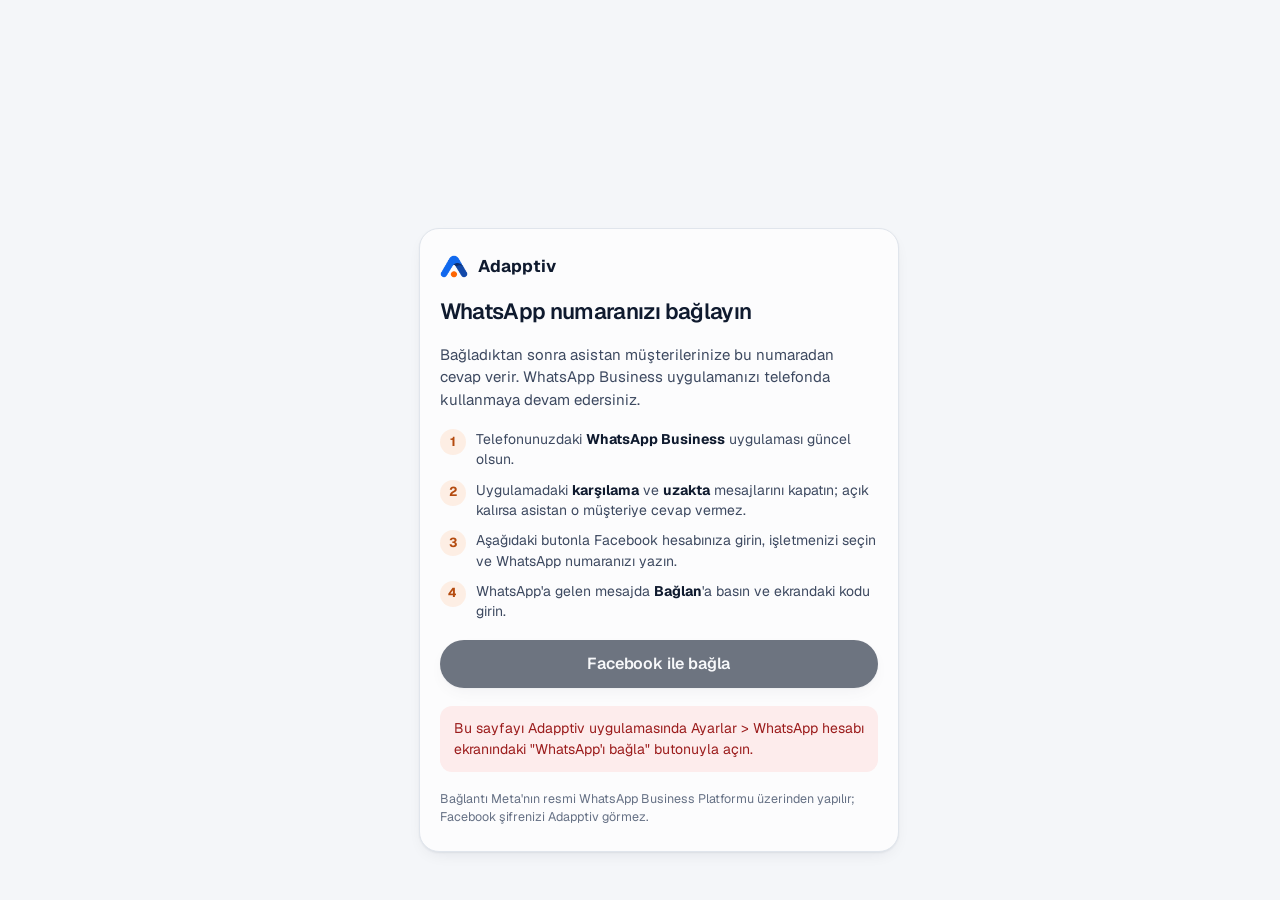
<file: whatsapp-baglan/index.html>
<!DOCTYPE html>
<html lang="tr">

<head>
  <meta charset="UTF-8" />
  <meta name="viewport" content="width=device-width, initial-scale=1" />
  <meta name="theme-color" content="#f4f6f9" />
  <meta name="robots" content="noindex" />
  <script>try{if(localStorage.getItem('adapptiv-tema')==='koyu')document.documentElement.setAttribute('data-theme','dark')}catch(e){}</script>
  <title>WhatsApp Bağlantısı | Adapptiv</title>
  <link rel="icon" href="/assets/logo-mark.png" type="image/png" />
  <link rel="stylesheet" href="/css/site.css" />
  <style>
    .wa-page { min-height: 100dvh; display: flex; align-items: flex-start; justify-content: center; padding: 32px 16px 48px; }
    .wa-card { width: 100%; max-width: 480px; background: var(--surface); border: 1px solid var(--line); border-radius: var(--r-card); box-shadow: var(--shadow-sm); padding: 24px 20px; display: flex; flex-direction: column; gap: 18px; }
    .wa-brand { display: flex; align-items: center; gap: 10px; font-weight: 700; color: var(--ink); text-decoration: none; }
    .wa-card h1 { font-size: 22px; line-height: 1.25; color: var(--ink); margin: 0; text-wrap: balance; }
    .wa-lead { color: var(--ink-2); font-size: 15px; line-height: 1.5; margin: 0; }
    .wa-steps { margin: 0; padding: 0; list-style: none; display: flex; flex-direction: column; gap: 10px; counter-reset: s; }
    .wa-steps li { counter-increment: s; display: grid; grid-template-columns: 26px 1fr; gap: 10px; font-size: 14px; line-height: 1.45; color: var(--ink-2); }
    .wa-steps li::before { content: counter(s); width: 26px; height: 26px; border-radius: 50%; background: var(--accent-soft); color: var(--accent-ink); font-weight: 700; font-size: 13px; display: grid; place-items: center; }
    .wa-steps strong { color: var(--ink); }
    .wa-btn { width: 100%; justify-content: center; min-height: 48px; font-size: 16px; }
    .wa-btn[disabled] { opacity: 0.6; cursor: default; }
    .wa-status { font-size: 14px; line-height: 1.5; border-radius: 12px; padding: 12px 14px; margin: 0; }
    .wa-status[hidden] { display: none; }
    .wa-status.info { background: var(--surface-2); color: var(--ink-2); }
    .wa-status.ok { background: #e6f6ef; color: #12603f; }
    .wa-status.err { background: #fdecec; color: #9b1c1c; }
    .wa-note { font-size: 12.5px; color: var(--muted); line-height: 1.5; margin: 0; }
    [data-theme="dark"] .wa-status.ok { background: rgb(18 96 63 / 0.25); color: #8fe0b8; }
    [data-theme="dark"] .wa-status.err { background: rgb(155 28 28 / 0.25); color: #f5a3a3; }
  </style>
</head>

<body>
  <main class="wa-page">
    <div class="wa-card">
      <a class="wa-brand" href="/"><img src="/assets/logo-mark.png" alt="" width="28" height="28" />Adapptiv</a>
      <h1>WhatsApp numaranızı bağlayın</h1>
      <p class="wa-lead">Bağladıktan sonra asistan müşterilerinize bu numaradan cevap verir. WhatsApp Business uygulamanızı telefonda kullanmaya devam edersiniz.</p>

      <ol class="wa-steps" id="steps">
        <li><span>Telefonunuzdaki <strong>WhatsApp Business</strong> uygulaması güncel olsun.</span></li>
        <li><span>Uygulamadaki <strong>karşılama</strong> ve <strong>uzakta</strong> mesajlarını kapatın; açık kalırsa asistan o müşteriye cevap vermez.</span></li>
        <li><span>Aşağıdaki butonla Facebook hesabınıza girin, işletmenizi seçin ve WhatsApp numaranızı yazın.</span></li>
        <li><span>WhatsApp'a gelen mesajda <strong>Bağlan</strong>'a basın ve ekrandaki kodu girin.</span></li>
      </ol>

      <button type="button" class="btn btn-primary wa-btn" id="connect" disabled>Facebook ile bağla</button>
      <p class="wa-status info" id="status" role="status" aria-live="polite" hidden></p>
      <p class="wa-note">Bağlantı Meta'nın resmi WhatsApp Business Platformu üzerinden yapılır; Facebook şifrenizi Adapptiv görmez.</p>
    </div>
  </main>

  <script>
    (function () {
      var APP_ID = '1873944480636741'
      var CONFIG_ID = '4763016020684222'
      var API = 'https://rllvmyriopaulcmmynbe.supabase.co/functions/v1/whatsapp-connect-complete'
      var PUBLISHABLE_KEY = 'sb_publishable_CqpxvhHpayp_4Ad45ZZYHw_ti3Vo9ak'
      var APP_RETURN = 'com.adapptiv.panel://whatsapp-callback'

      var params = new URLSearchParams(location.search)
      var session = params.get('s') || ''
      var returnToApp = params.get('r') === 'app'
      var btn = document.getElementById('connect')
      var statusEl = document.getElementById('status')
      var signup = null
      var lastError = ''
      var busy = false

      function show(kind, text) {
        statusEl.hidden = false
        statusEl.className = 'wa-status ' + kind
        statusEl.textContent = text
      }

      function backToApp(status) {
        if (returnToApp) location.href = APP_RETURN + '?status=' + status
      }

      if (!/^[0-9a-f]{64}$/.test(session)) {
        show('err', 'Bu sayfayı Adapptiv uygulamasında Ayarlar > WhatsApp hesabı ekranındaki "WhatsApp\'ı bağla" butonuyla açın.')
        return
      }

      // Meta penceresi bitince secilen hesap ve numara buraya mesajla gelir.
      window.addEventListener('message', function (event) {
        var host = ''
        try { host = new URL(event.origin).hostname } catch (e) { return }
        if (!/(^|\.)facebook\.com$/.test(host)) return
        var data
        try { data = JSON.parse(event.data) } catch (e) { return }
        if (!data || data.type !== 'WA_EMBEDDED_SIGNUP') return
        if (typeof data.event === 'string' && data.event.indexOf('FINISH') === 0) {
          signup = data.data || null
        } else if (data.event === 'CANCEL' || data.event === 'ERROR') {
          // Meta yarida kalan adimi ya da hatanin sebebini de gonderir; destek
          // icin ekranda gosterilir.
          var d = data.data || {}
          var detail = d.error_message
            ? ' Meta: ' + d.error_message + (d.error_code ? ' (kod ' + d.error_code + ')' : '')
            : d.current_step ? ' Kalınan adım: ' + d.current_step : ''
          lastError = (data.event === 'ERROR' ? 'Meta bağlantıyı tamamlamadı.' : 'Bağlantı yarıda kaldı.') + detail
          busy = false
          btn.disabled = false
          show('err', lastError + ' İsterseniz yeniden deneyebilirsiniz.')
        }
      })

      window.fbAsyncInit = function () {
        FB.init({ appId: APP_ID, autoLogAppEvents: true, xfbml: true, version: 'v26.0' })
        btn.disabled = false
      }

      // Meta'nin kodu 30 sn gecerli; numara bilgisi kod ile ayni anda ya da
      // hemen ardindan gelir, en fazla birkac saniye beklenir.
      function waitForSignup(cb, triesLeft) {
        if (signup || triesLeft <= 0) return cb(signup)
        setTimeout(function () { waitForSignup(cb, triesLeft - 1) }, 250)
      }

      function finish(code) {
        show('info', 'Bağlantı tamamlanıyor…')
        waitForSignup(function (info) {
          if (!info || !info.waba_id || !info.phone_number_id) {
            busy = false
            btn.disabled = false
            show('err', 'Numara seçilmedi. Lütfen yeniden deneyip WhatsApp numaranızı seçin.')
            return
          }
          fetch(API, {
            method: 'POST',
            headers: { 'Content-Type': 'application/json', apikey: PUBLISHABLE_KEY },
            body: JSON.stringify({ session: session, code: code, waba_id: info.waba_id, phone_number_id: info.phone_number_id }),
          })
            .then(function (res) { return res.json().then(function (body) { return { ok: res.ok, body: body } }) })
            .then(function (r) {
              if (!r.ok) {
                show('err', (r.body && r.body.error) || 'Bağlantı tamamlanamadı. Uygulamadan yeniden başlatın.')
                return
              }
              var number = (r.body.data && r.body.data.display_phone_number) || ''
              btn.hidden = true
              document.getElementById('steps').hidden = true
              show('ok', 'WhatsApp bağlandı' + (number ? ' (' + number + ')' : '') + '. ' + (returnToApp ? 'Uygulamaya dönülüyor…' : 'Bu sekmeyi kapatıp panele dönebilirsiniz.'))
              setTimeout(function () { backToApp('ok') }, 1200)
            })
            .catch(function () {
              show('err', 'Sunucuya ulaşılamadı. İnternet bağlantınızı kontrol edip uygulamadan yeniden başlatın.')
            })
        }, 20)
      }

      btn.addEventListener('click', function () {
        if (busy || !window.FB) return
        busy = true
        btn.disabled = true
        signup = null
        lastError = ''
        show('info', 'Facebook penceresi açılıyor…')
        FB.login(function (response) {
          var code = response && response.authResponse && response.authResponse.code
          if (code) return finish(code)
          busy = false
          btn.disabled = false
          // Meta'nin gonderdigi sebep varsa onu ezmeden goster
          show('err', (lastError || 'Bağlantı tamamlanmadı.' + (response && response.status ? ' Durum: ' + response.status : '')) + ' İsterseniz yeniden deneyebilirsiniz.')
        }, {
          config_id: CONFIG_ID,
          response_type: 'code',
          override_default_response_type: true,
          // featureType: telefondaki WhatsApp Business numarasiyla baglama (Coexistence).
          // version: Embedded Signup v4 (v2 2026-10-15'te kapandi; Meta'nin hazir baglama linkiyle ayni ayar).
          extras: { setup: {}, featureType: 'whatsapp_business_app_onboarding', sessionInfoVersion: '3', version: 'v4' },
        })
      })
    })()
  </script>
  <script async defer crossorigin="anonymous" src="https://connect.facebook.net/tr_TR/sdk.js"></script>
</body>

</html>
</file>
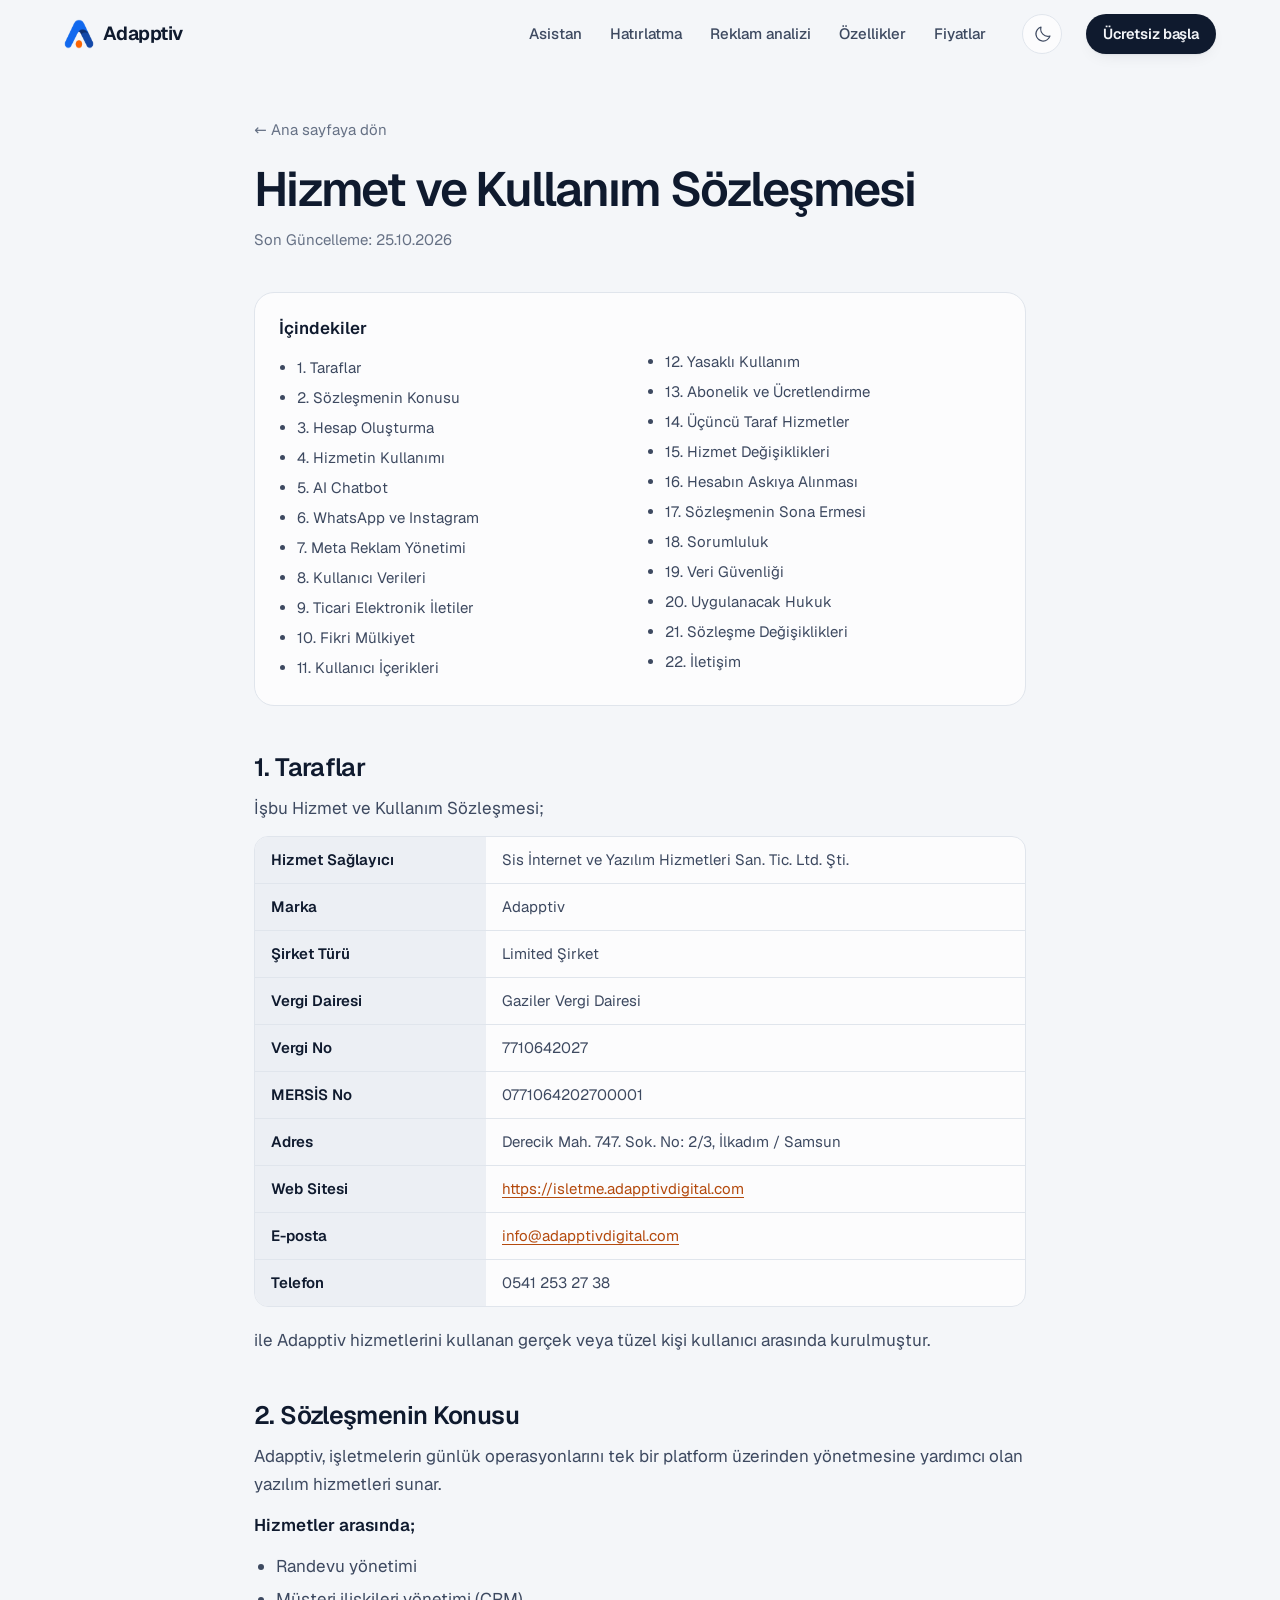
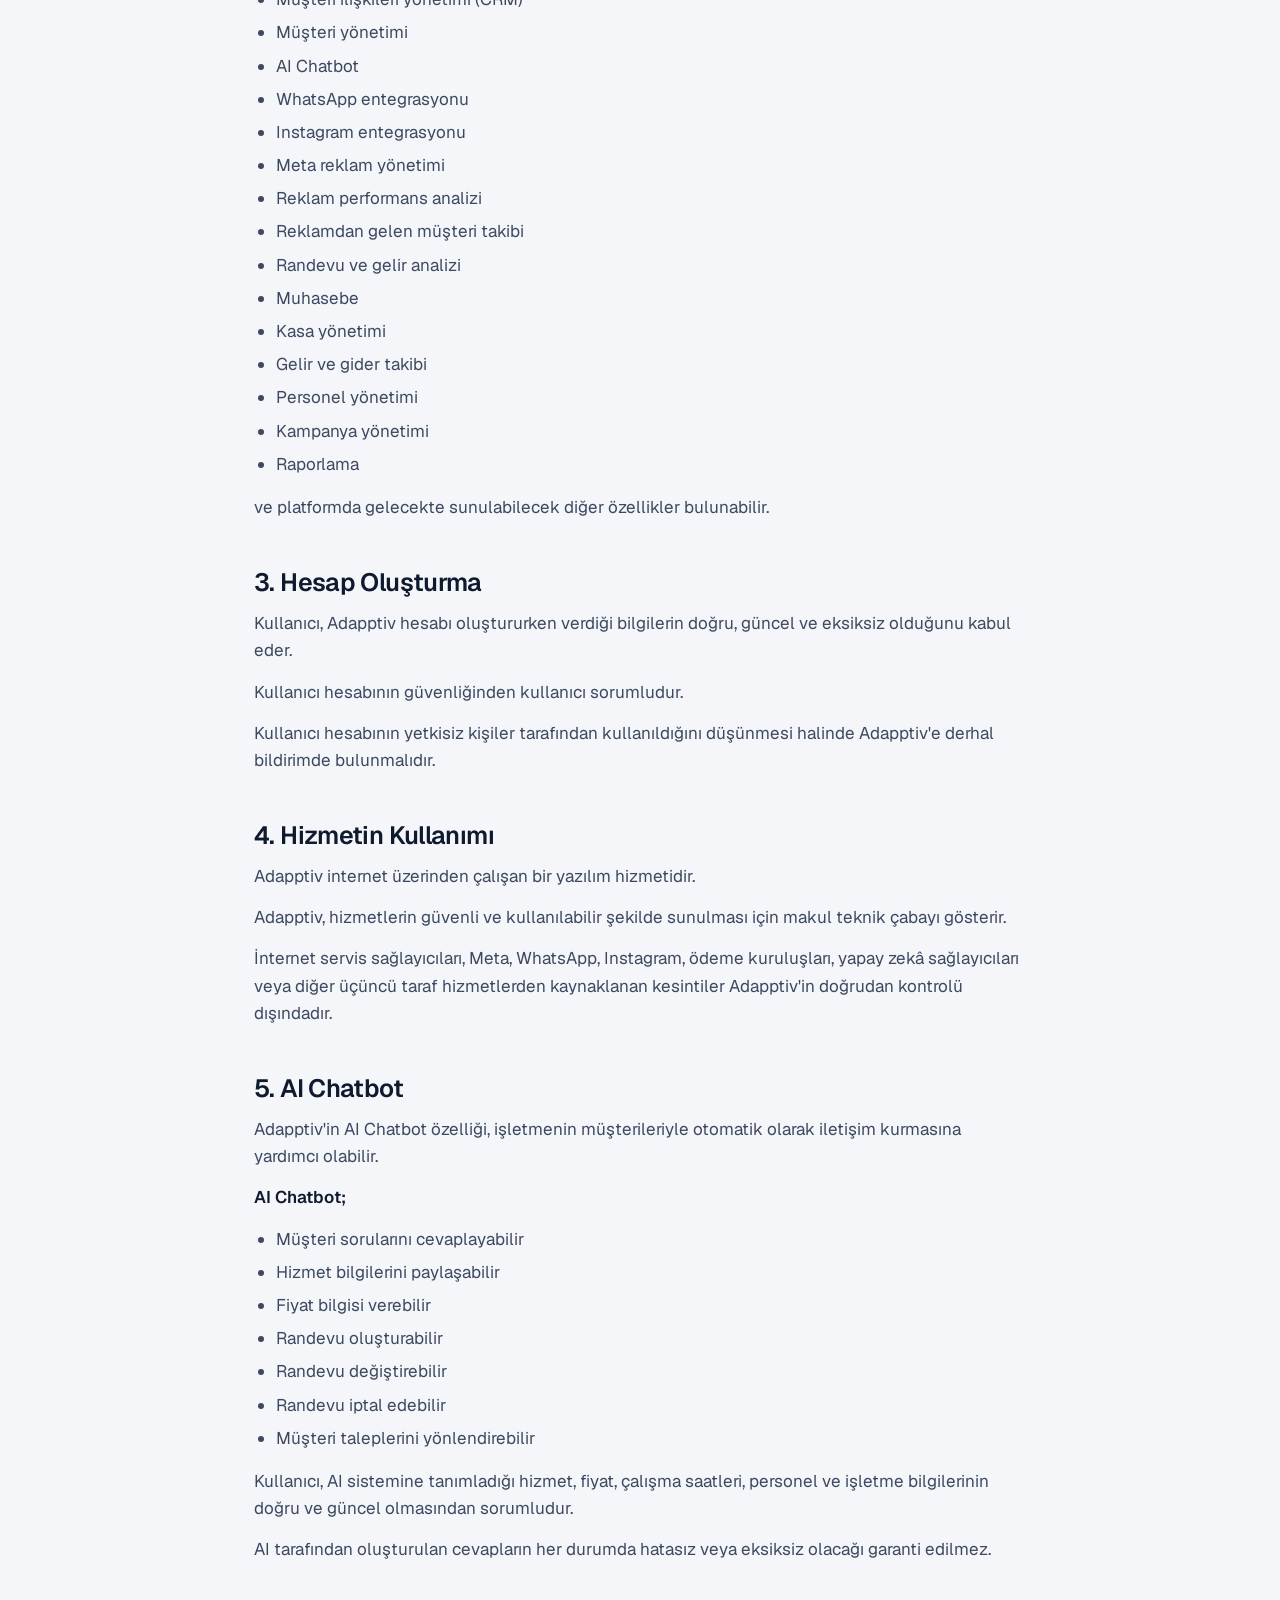
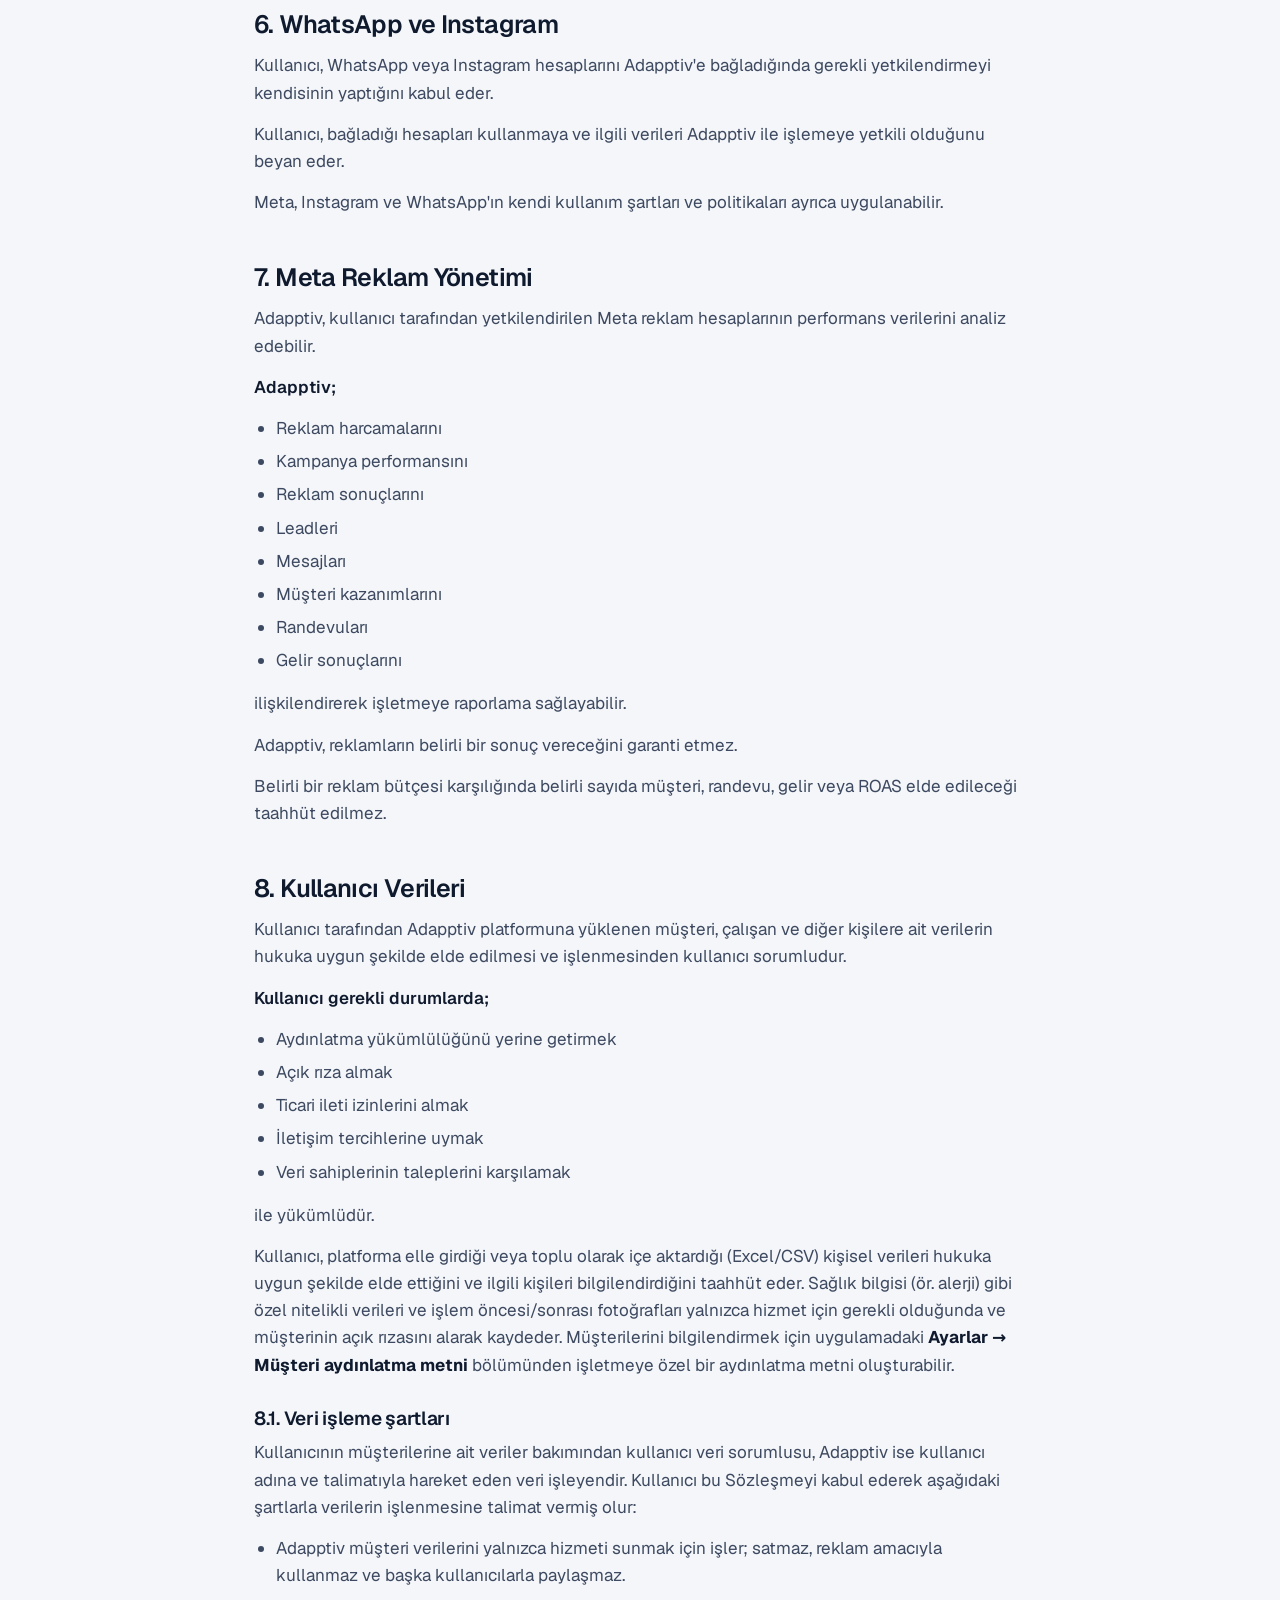
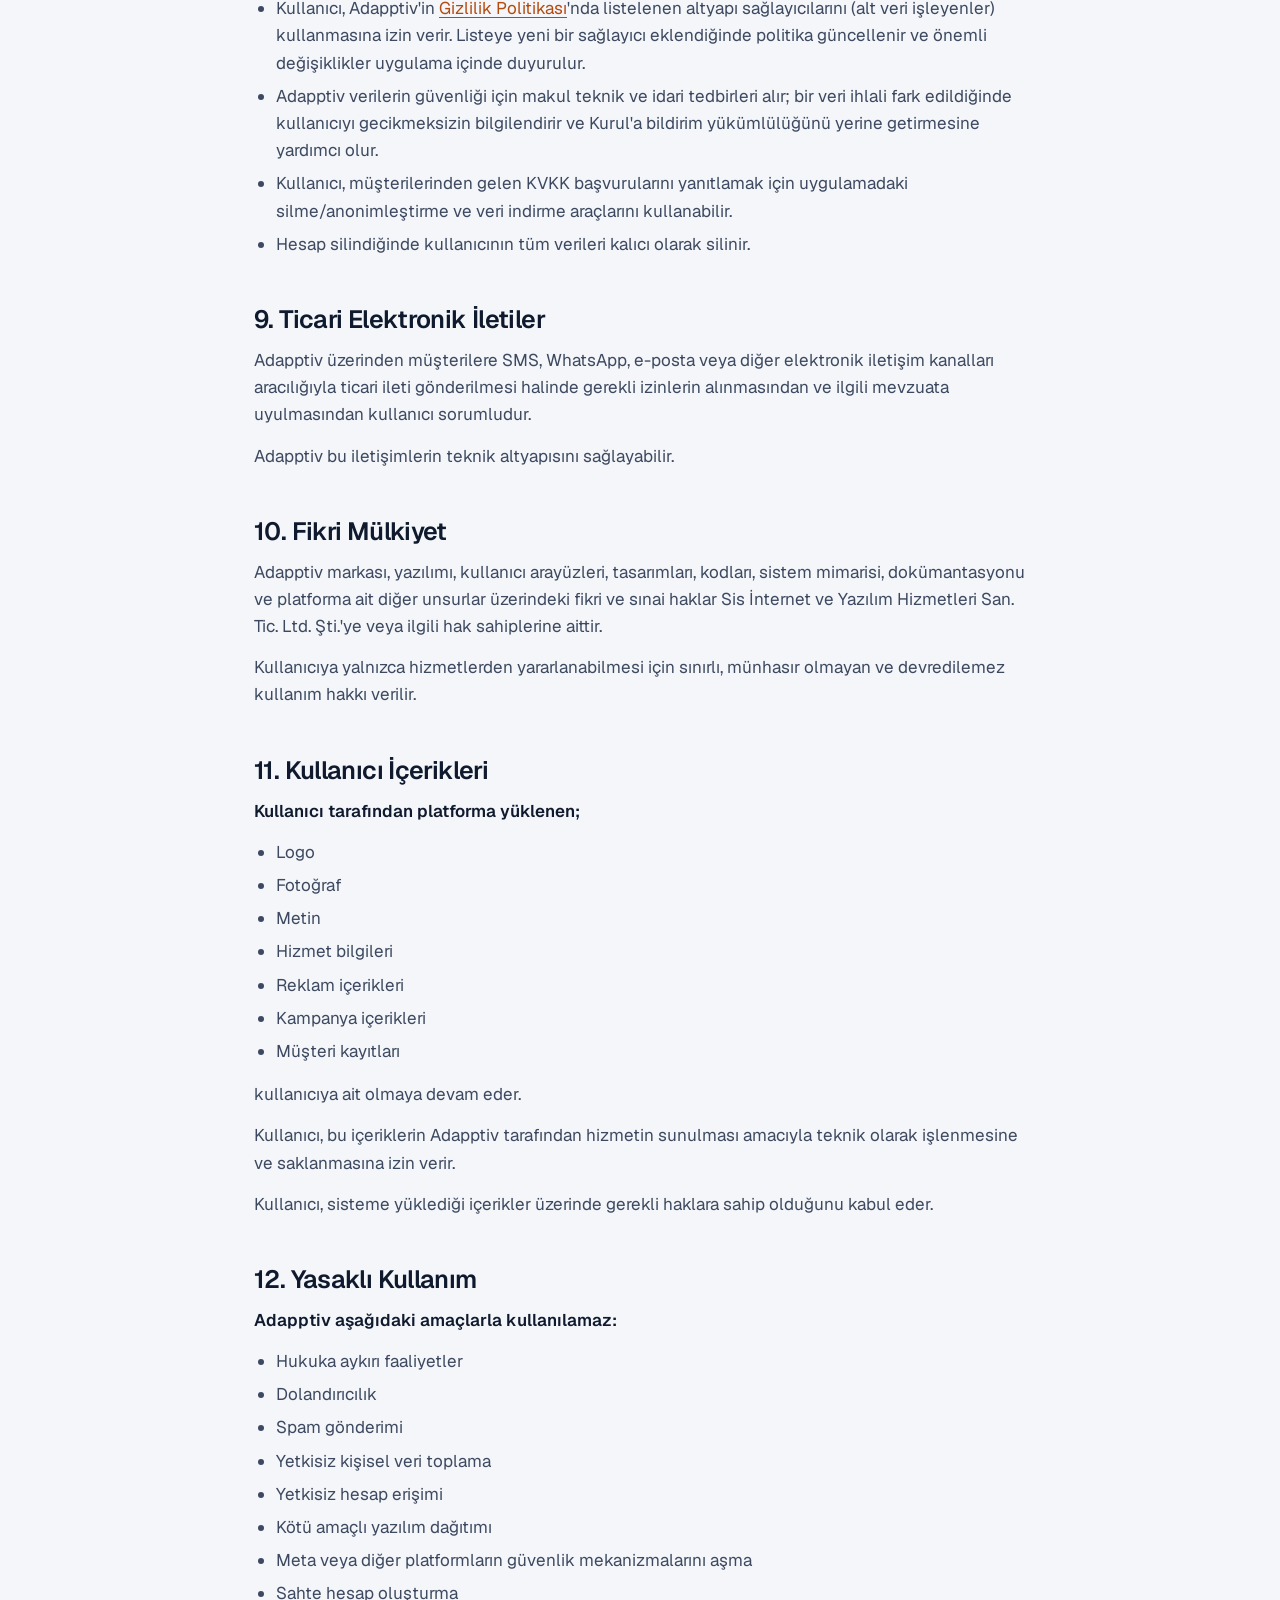
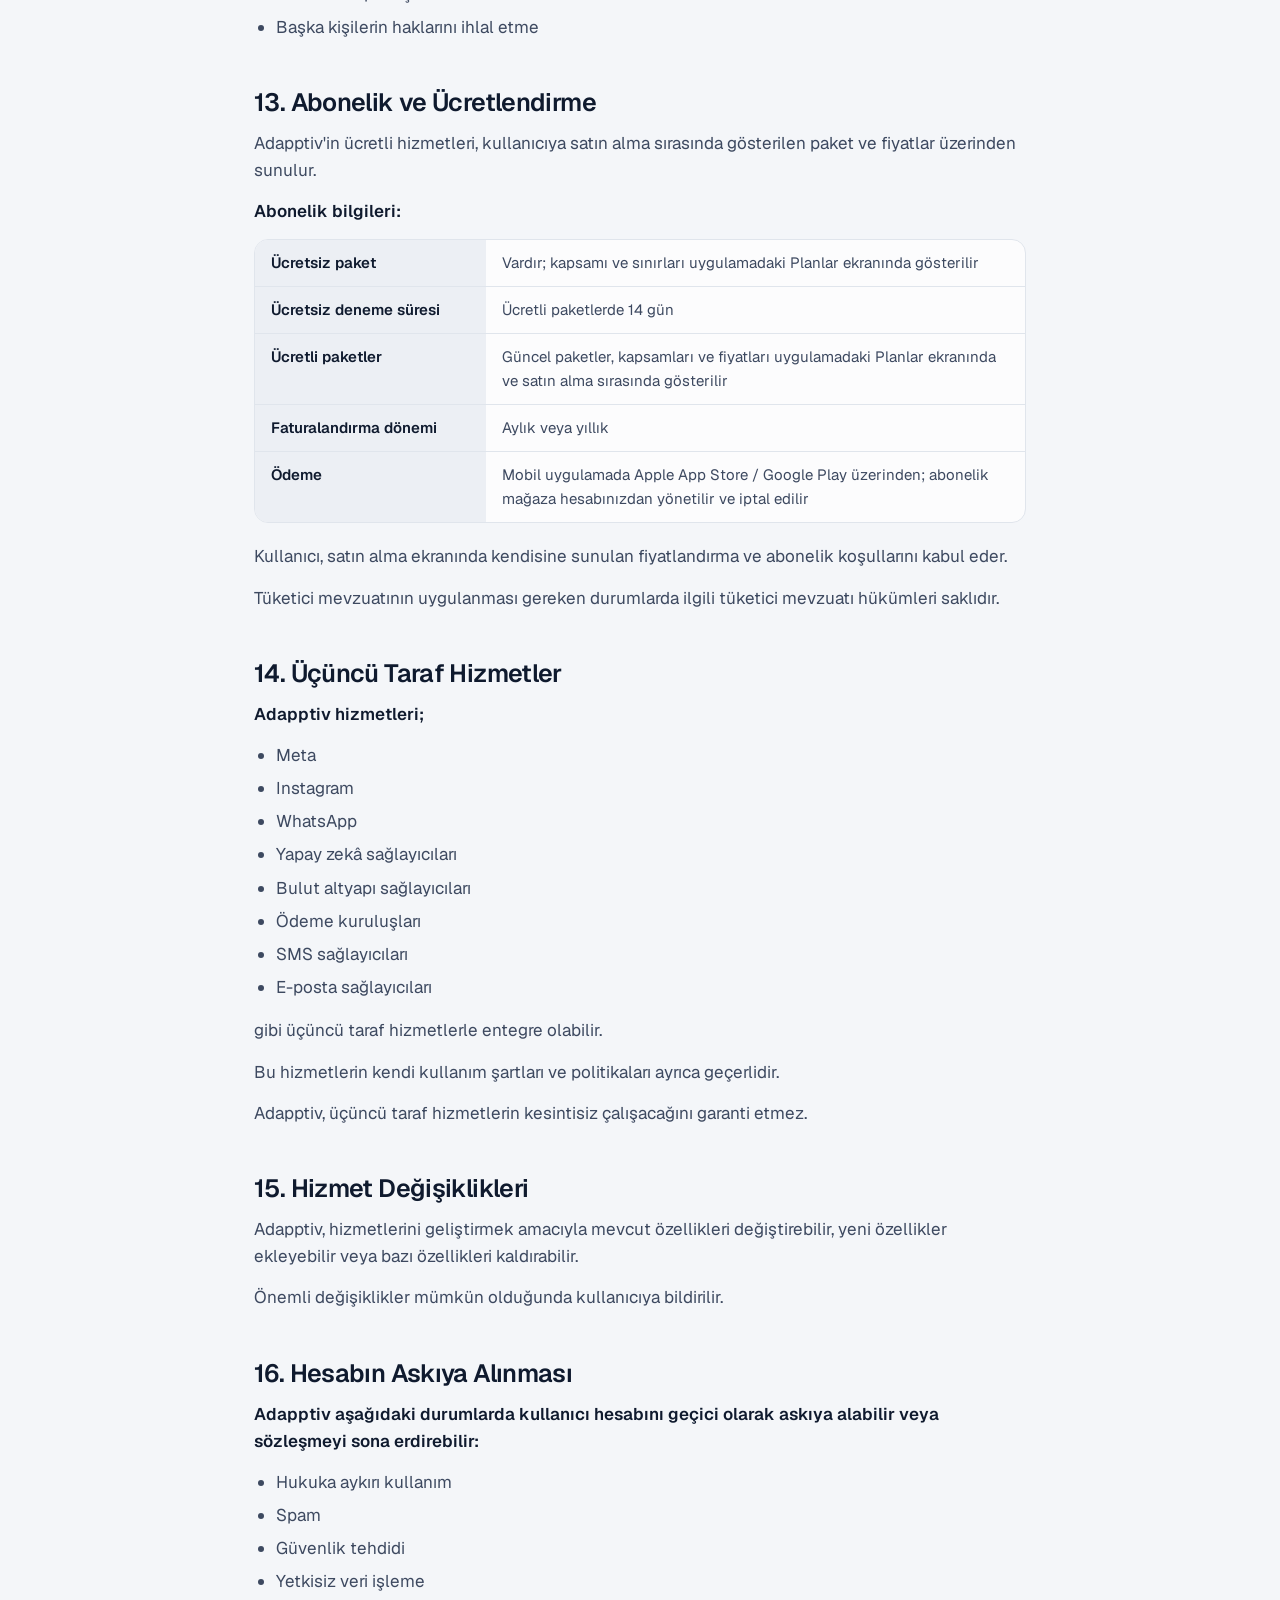
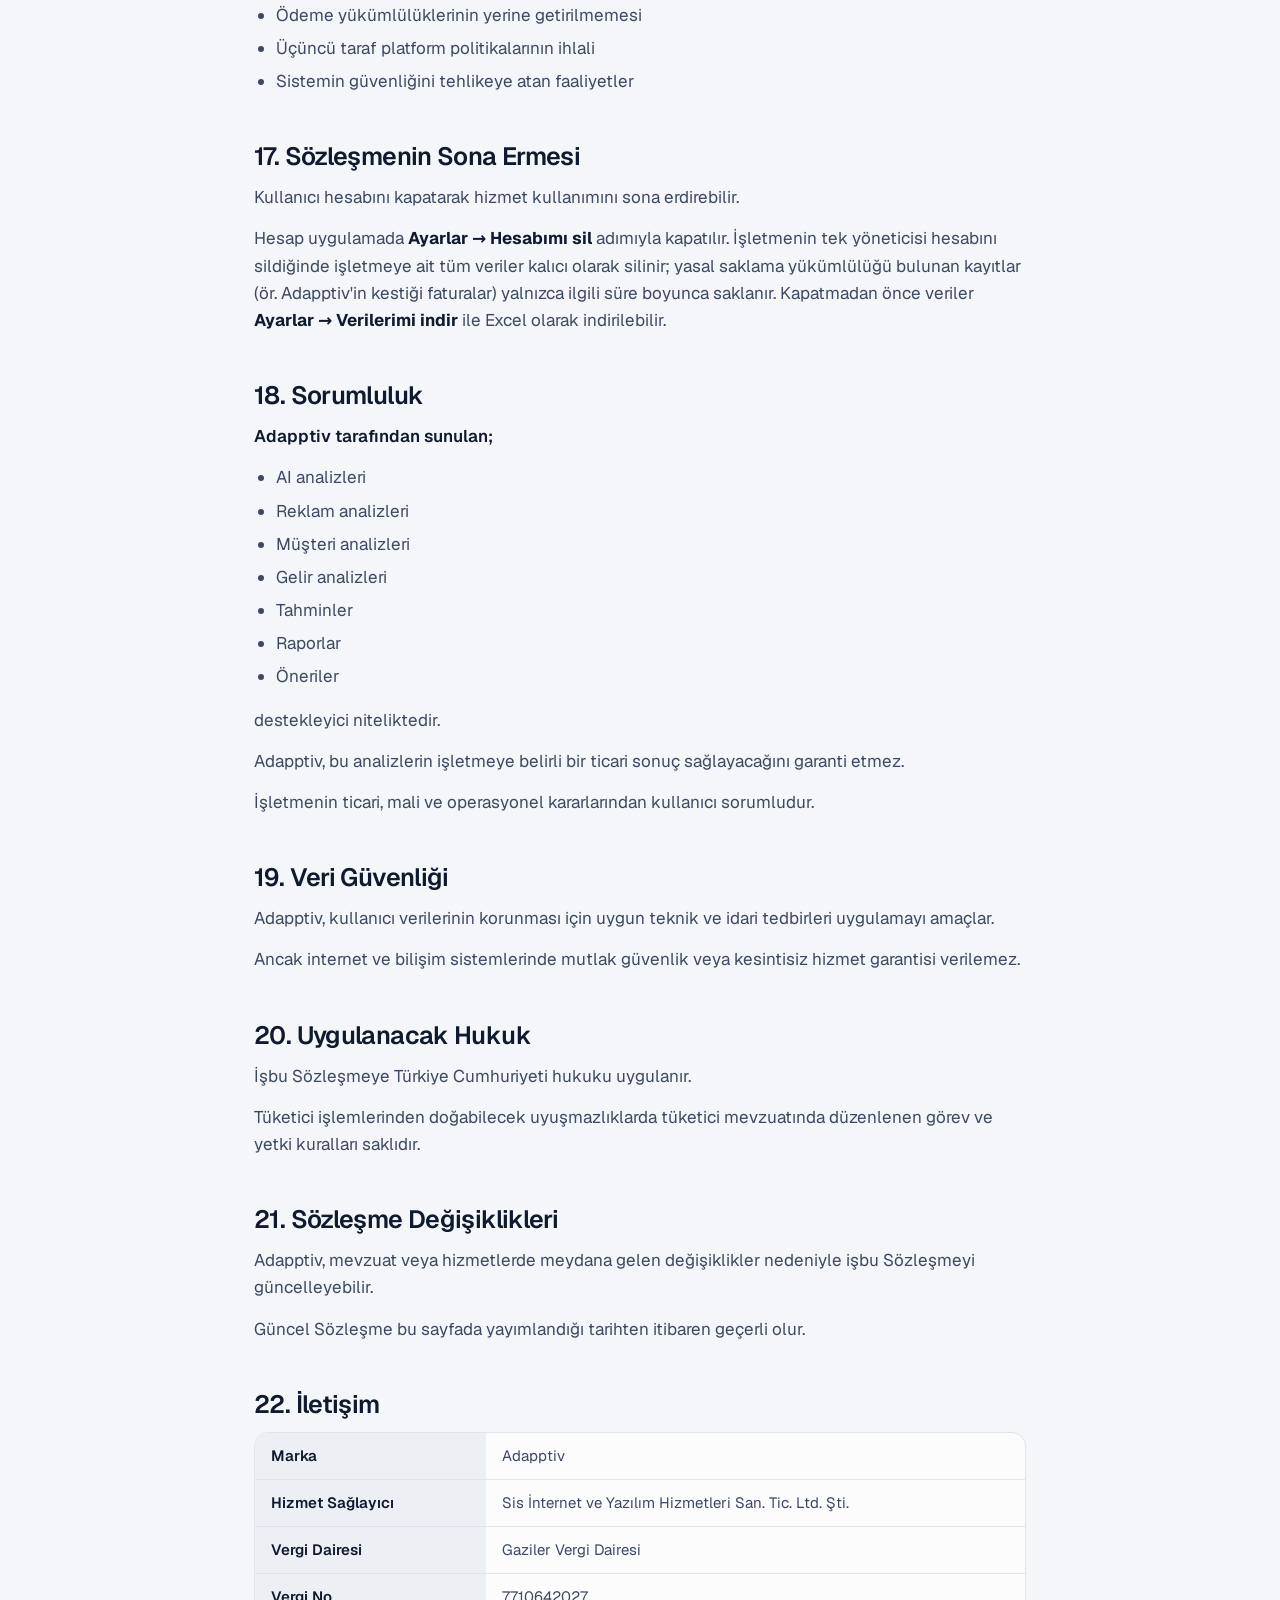
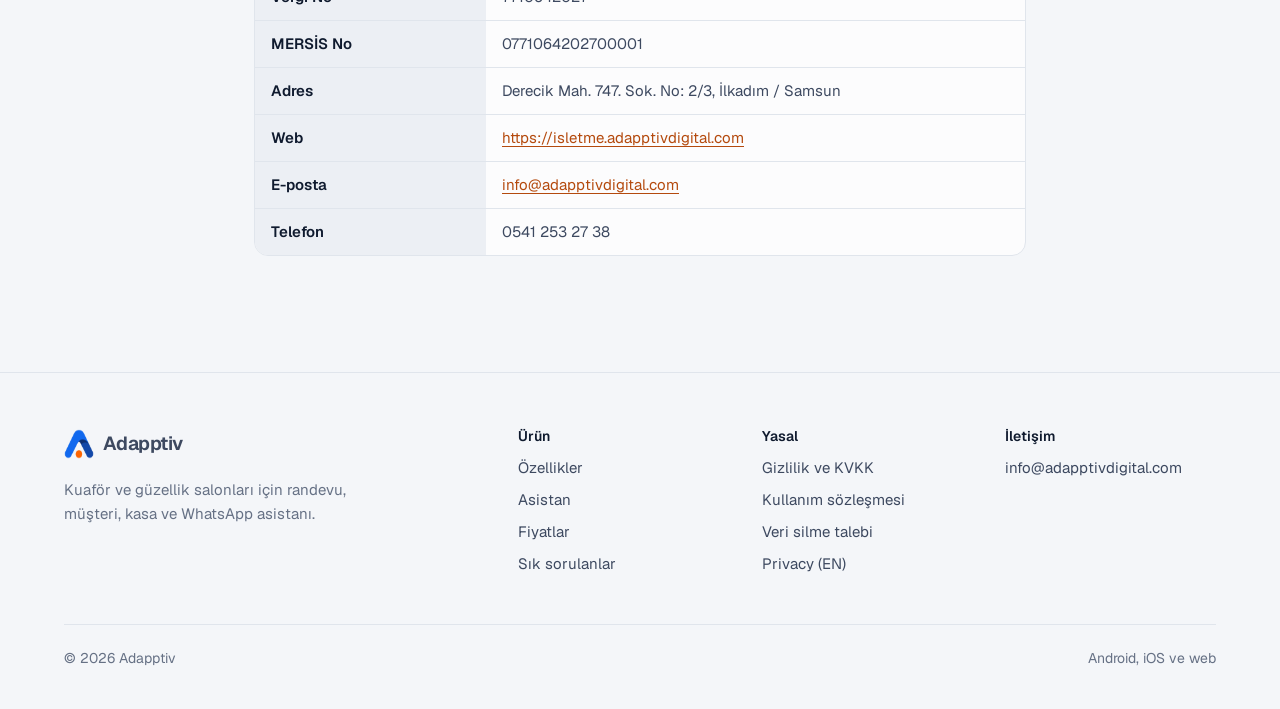
<file: kullanim-sozlesmesi.html>
<!DOCTYPE html>
<html lang="tr">

<head>
  <meta charset="UTF-8" />
  <meta name="viewport" content="width=device-width, initial-scale=1" />
  <meta name="theme-color" content="#f4f6f9" />
  <script>try{if(localStorage.getItem('adapptiv-tema')==='koyu')document.documentElement.setAttribute('data-theme','dark')}catch(e){}</script>
  <title>Hizmet ve Kullanım Sözleşmesi | Adapptiv</title>
  <meta name="description"
    content="Adapptiv hizmet ve kullanım sözleşmesi: hesap oluşturma, hizmetin kullanımı, sorumluluklar, abonelik ve diğer koşulları açıklar." />
  <link rel="icon" href="/assets/logo-mark.png" type="image/png" />
  <link rel="stylesheet" href="/css/site.css" />
</head>

<body class="legal-page">
  <div class="nav-sentinel" aria-hidden="true"></div>
  <!-- ================= NAV ================= -->
  <header class="nav">
    <div class="wrap nav-in">
      <a class="brand" href="/" aria-label="Adapptiv ana sayfa"><img src="/assets/logo-mark.png" alt="" width="30" height="30" />Adapptiv</a>
      <nav class="nav-links" aria-label="Ana menü">
          <a href="/#chatbot">Asistan</a>
          <a href="/#hatirlatma">Hatırlatma</a>
          <a href="/#reklam">Reklam analizi</a>
          <a href="/#ozellikler">Özellikler</a>
          <a href="/#fiyat">Fiyatlar</a>
      </nav>
      <button class="theme-btn" type="button" aria-pressed="false" aria-label="Koyu temaya geç"><svg class="icon i-moon" aria-hidden="true" focusable="false" xmlns="http://www.w3.org/2000/svg" viewBox="0 0 256 256" fill="currentColor"><path d="M233.54,142.23a8,8,0,0,0-8-2,88.08,88.08,0,0,1-109.8-109.8,8,8,0,0,0-10-10,104.84,104.84,0,0,0-52.91,37A104,104,0,0,0,136,224a103.09,103.09,0,0,0,62.52-20.88,104.84,104.84,0,0,0,37-52.91A8,8,0,0,0,233.54,142.23ZM188.9,190.34A88,88,0,0,1,65.66,67.11a89,89,0,0,1,31.4-26A106,106,0,0,0,96,56,104.11,104.11,0,0,0,200,160a106,106,0,0,0,14.92-1.06A89,89,0,0,1,188.9,190.34Z"/></svg><svg class="icon i-sun" aria-hidden="true" focusable="false" xmlns="http://www.w3.org/2000/svg" viewBox="0 0 256 256" fill="currentColor"><path d="M120,40V16a8,8,0,0,1,16,0V40a8,8,0,0,1-16,0Zm72,88a64,64,0,1,1-64-64A64.07,64.07,0,0,1,192,128Zm-16,0a48,48,0,1,0-48,48A48.05,48.05,0,0,0,176,128ZM58.34,69.66A8,8,0,0,0,69.66,58.34l-16-16A8,8,0,0,0,42.34,53.66Zm0,116.68-16,16a8,8,0,0,0,11.32,11.32l16-16a8,8,0,0,0-11.32-11.32ZM192,72a8,8,0,0,0,5.66-2.34l16-16a8,8,0,0,0-11.32-11.32l-16,16A8,8,0,0,0,192,72Zm5.66,114.34a8,8,0,0,0-11.32,11.32l16,16a8,8,0,0,0,11.32-11.32ZM48,128a8,8,0,0,0-8-8H16a8,8,0,0,0,0,16H40A8,8,0,0,0,48,128Zm80,80a8,8,0,0,0-8,8v24a8,8,0,0,0,16,0V216A8,8,0,0,0,128,208Zm112-88H216a8,8,0,0,0,0,16h24a8,8,0,0,0,0-16Z"/></svg></button>
      <a class="btn btn-primary btn-sm nav-cta" href="/#fiyat">Ücretsiz başla</a>
      <button class="menu-btn" type="button" aria-expanded="false" aria-label="Menüyü aç" aria-controls="menu-sheet"><svg class="icon" aria-hidden="true" focusable="false" xmlns="http://www.w3.org/2000/svg" viewBox="0 0 256 256" fill="currentColor"><path d="M224,128a8,8,0,0,1-8,8H40a8,8,0,0,1,0-16H216A8,8,0,0,1,224,128ZM40,72H216a8,8,0,0,0,0-16H40a8,8,0,0,0,0,16ZM216,184H40a8,8,0,0,0,0,16H216a8,8,0,0,0,0-16Z"/></svg></button>
    </div>
    <div class="sheet" id="menu-sheet">
      <div>
        <nav aria-label="Mobil menü">
          <a href="/#chatbot">Asistan</a>
          <a href="/#hatirlatma">Hatırlatma</a>
          <a href="/#reklam">Reklam analizi</a>
          <a href="/#ozellikler">Özellikler</a>
          <a href="/#fiyat">Fiyatlar</a>
          <a class="btn btn-primary" href="/#fiyat">Ücretsiz başla</a>
        </nav>
      </div>
    </div>
  </header>

  <main>
    <!-- ================= BAŞLIK ================= -->
    <section class="legal-hero">
      <div class="wrap">
        <a href="index.html" class="back-link">← Ana sayfaya dön</a>
        <h1>Hizmet ve Kullanım Sözleşmesi</h1>
        <p class="meta">Son Güncelleme: 25.10.2026</p>
      </div>
    </section>

    <!-- ================= İÇERİK ================= -->
    <article class="legal-body wrap">

      <nav class="legal-toc" aria-label="İçindekiler">
        <p class="legal-toc-title">İçindekiler</p>
        <ul>
          <li><a href="#s1">1. Taraflar</a></li>
          <li><a href="#s2">2. Sözleşmenin Konusu</a></li>
          <li><a href="#s3">3. Hesap Oluşturma</a></li>
          <li><a href="#s4">4. Hizmetin Kullanımı</a></li>
          <li><a href="#s5">5. AI Chatbot</a></li>
          <li><a href="#s6">6. WhatsApp ve Instagram</a></li>
          <li><a href="#s7">7. Meta Reklam Yönetimi</a></li>
          <li><a href="#s8">8. Kullanıcı Verileri</a></li>
          <li><a href="#s9">9. Ticari Elektronik İletiler</a></li>
          <li><a href="#s10">10. Fikri Mülkiyet</a></li>
          <li><a href="#s11">11. Kullanıcı İçerikleri</a></li>
          <li><a href="#s12">12. Yasaklı Kullanım</a></li>
          <li><a href="#s13">13. Abonelik ve Ücretlendirme</a></li>
          <li><a href="#s14">14. Üçüncü Taraf Hizmetler</a></li>
          <li><a href="#s15">15. Hizmet Değişiklikleri</a></li>
          <li><a href="#s16">16. Hesabın Askıya Alınması</a></li>
          <li><a href="#s17">17. Sözleşmenin Sona Ermesi</a></li>
          <li><a href="#s18">18. Sorumluluk</a></li>
          <li><a href="#s19">19. Veri Güvenliği</a></li>
          <li><a href="#s20">20. Uygulanacak Hukuk</a></li>
          <li><a href="#s21">21. Sözleşme Değişiklikleri</a></li>
          <li><a href="#s22">22. İletişim</a></li>
        </ul>
      </nav>

      <h2 id="s1">1. Taraflar</h2>
      <p>İşbu Hizmet ve Kullanım Sözleşmesi;</p>
      <dl class="legal-info">
        <dt>Hizmet Sağlayıcı</dt><dd>Sis İnternet ve Yazılım Hizmetleri San. Tic. Ltd. Şti.</dd>
        <dt>Marka</dt><dd>Adapptiv</dd>
        <dt>Şirket Türü</dt><dd>Limited Şirket</dd>
        <dt>Vergi Dairesi</dt><dd>Gaziler Vergi Dairesi</dd>
        <dt>Vergi No</dt><dd>7710642027</dd>
        <dt>MERSİS No</dt><dd>0771064202700001</dd>
        <dt>Adres</dt><dd>Derecik Mah. 747. Sok. No: 2/3, İlkadım / Samsun</dd>
        <dt>Web Sitesi</dt><dd><a href="https://isletme.adapptivdigital.com">https://isletme.adapptivdigital.com</a></dd>
        <dt>E-posta</dt><dd><a href="mailto:info@adapptivdigital.com">info@adapptivdigital.com</a></dd>
        <dt>Telefon</dt><dd>0541 253 27 38</dd>
      </dl>
      <p>ile Adapptiv hizmetlerini kullanan gerçek veya tüzel kişi kullanıcı arasında kurulmuştur.</p>

      <h2 id="s2">2. Sözleşmenin Konusu</h2>
      <p>Adapptiv, işletmelerin günlük operasyonlarını tek bir platform üzerinden yönetmesine yardımcı olan yazılım
        hizmetleri sunar.</p>
      <p class="lead-note">Hizmetler arasında;</p>
      <ul>
        <li>Randevu yönetimi</li>
        <li>Müşteri ilişkileri yönetimi (CRM)</li>
        <li>Müşteri yönetimi</li>
        <li>AI Chatbot</li>
        <li>WhatsApp entegrasyonu</li>
        <li>Instagram entegrasyonu</li>
        <li>Meta reklam yönetimi</li>
        <li>Reklam performans analizi</li>
        <li>Reklamdan gelen müşteri takibi</li>
        <li>Randevu ve gelir analizi</li>
        <li>Muhasebe</li>
        <li>Kasa yönetimi</li>
        <li>Gelir ve gider takibi</li>
        <li>Personel yönetimi</li>
        <li>Kampanya yönetimi</li>
        <li>Raporlama</li>
      </ul>
      <p>ve platformda gelecekte sunulabilecek diğer özellikler bulunabilir.</p>

      <h2 id="s3">3. Hesap Oluşturma</h2>
      <p>Kullanıcı, Adapptiv hesabı oluştururken verdiği bilgilerin doğru, güncel ve eksiksiz olduğunu kabul
        eder.</p>
      <p>Kullanıcı hesabının güvenliğinden kullanıcı sorumludur.</p>
      <p>Kullanıcı hesabının yetkisiz kişiler tarafından kullanıldığını düşünmesi halinde Adapptiv'e derhal
        bildirimde bulunmalıdır.</p>

      <h2 id="s4">4. Hizmetin Kullanımı</h2>
      <p>Adapptiv internet üzerinden çalışan bir yazılım hizmetidir.</p>
      <p>Adapptiv, hizmetlerin güvenli ve kullanılabilir şekilde sunulması için makul teknik çabayı gösterir.</p>
      <p>İnternet servis sağlayıcıları, Meta, WhatsApp, Instagram, ödeme kuruluşları, yapay zekâ sağlayıcıları veya
        diğer üçüncü taraf hizmetlerden kaynaklanan kesintiler Adapptiv'in doğrudan kontrolü dışındadır.</p>

      <h2 id="s5">5. AI Chatbot</h2>
      <p>Adapptiv'in AI Chatbot özelliği, işletmenin müşterileriyle otomatik olarak iletişim kurmasına yardımcı
        olabilir.</p>
      <p class="lead-note">AI Chatbot;</p>
      <ul>
        <li>Müşteri sorularını cevaplayabilir</li>
        <li>Hizmet bilgilerini paylaşabilir</li>
        <li>Fiyat bilgisi verebilir</li>
        <li>Randevu oluşturabilir</li>
        <li>Randevu değiştirebilir</li>
        <li>Randevu iptal edebilir</li>
        <li>Müşteri taleplerini yönlendirebilir</li>
      </ul>
      <p>Kullanıcı, AI sistemine tanımladığı hizmet, fiyat, çalışma saatleri, personel ve işletme bilgilerinin doğru
        ve güncel olmasından sorumludur.</p>
      <p>AI tarafından oluşturulan cevapların her durumda hatasız veya eksiksiz olacağı garanti edilmez.</p>

      <h2 id="s6">6. WhatsApp ve Instagram</h2>
      <p>Kullanıcı, WhatsApp veya Instagram hesaplarını Adapptiv'e bağladığında gerekli yetkilendirmeyi kendisinin
        yaptığını kabul eder.</p>
      <p>Kullanıcı, bağladığı hesapları kullanmaya ve ilgili verileri Adapptiv ile işlemeye yetkili olduğunu beyan
        eder.</p>
      <p>Meta, Instagram ve WhatsApp'ın kendi kullanım şartları ve politikaları ayrıca uygulanabilir.</p>

      <h2 id="s7">7. Meta Reklam Yönetimi</h2>
      <p>Adapptiv, kullanıcı tarafından yetkilendirilen Meta reklam hesaplarının performans verilerini analiz
        edebilir.</p>
      <p class="lead-note">Adapptiv;</p>
      <ul>
        <li>Reklam harcamalarını</li>
        <li>Kampanya performansını</li>
        <li>Reklam sonuçlarını</li>
        <li>Leadleri</li>
        <li>Mesajları</li>
        <li>Müşteri kazanımlarını</li>
        <li>Randevuları</li>
        <li>Gelir sonuçlarını</li>
      </ul>
      <p>ilişkilendirerek işletmeye raporlama sağlayabilir.</p>
      <p>Adapptiv, reklamların belirli bir sonuç vereceğini garanti etmez.</p>
      <p>Belirli bir reklam bütçesi karşılığında belirli sayıda müşteri, randevu, gelir veya ROAS elde edileceği
        taahhüt edilmez.</p>

      <h2 id="s8">8. Kullanıcı Verileri</h2>
      <p>Kullanıcı tarafından Adapptiv platformuna yüklenen müşteri, çalışan ve diğer kişilere ait verilerin
        hukuka uygun şekilde elde edilmesi ve işlenmesinden kullanıcı sorumludur.</p>
      <p class="lead-note">Kullanıcı gerekli durumlarda;</p>
      <ul>
        <li>Aydınlatma yükümlülüğünü yerine getirmek</li>
        <li>Açık rıza almak</li>
        <li>Ticari ileti izinlerini almak</li>
        <li>İletişim tercihlerine uymak</li>
        <li>Veri sahiplerinin taleplerini karşılamak</li>
      </ul>
      <p>ile yükümlüdür.</p>
      <p>Kullanıcı, platforma elle girdiği veya toplu olarak içe aktardığı (Excel/CSV) kişisel verileri hukuka uygun
        şekilde elde ettiğini ve ilgili kişileri bilgilendirdiğini taahhüt eder. Sağlık bilgisi (ör. alerji) gibi özel
        nitelikli verileri ve işlem öncesi/sonrası fotoğrafları yalnızca hizmet için gerekli olduğunda ve müşterinin
        açık rızasını alarak kaydeder. Müşterilerini bilgilendirmek için uygulamadaki <strong>Ayarlar → Müşteri
        aydınlatma metni</strong> bölümünden işletmeye özel bir aydınlatma metni oluşturabilir.</p>

      <h3>8.1. Veri işleme şartları</h3>
      <p>Kullanıcının müşterilerine ait veriler bakımından kullanıcı veri sorumlusu, Adapptiv ise kullanıcı adına ve
        talimatıyla hareket eden veri işleyendir. Kullanıcı bu Sözleşmeyi kabul ederek aşağıdaki şartlarla verilerin
        işlenmesine talimat vermiş olur:</p>
      <ul>
        <li>Adapptiv müşteri verilerini yalnızca hizmeti sunmak için işler; satmaz, reklam amacıyla kullanmaz ve başka
          kullanıcılarla paylaşmaz.</li>
        <li>Kullanıcı, Adapptiv'in <a href="/gizlilik">Gizlilik Politikası</a>'nda listelenen altyapı sağlayıcılarını
          (alt veri işleyenler) kullanmasına izin verir. Listeye yeni bir sağlayıcı eklendiğinde politika güncellenir ve
          önemli değişiklikler uygulama içinde duyurulur.</li>
        <li>Adapptiv verilerin güvenliği için makul teknik ve idari tedbirleri alır; bir veri ihlali fark edildiğinde
          kullanıcıyı gecikmeksizin bilgilendirir ve Kurul'a bildirim yükümlülüğünü yerine getirmesine yardımcı
          olur.</li>
        <li>Kullanıcı, müşterilerinden gelen KVKK başvurularını yanıtlamak için uygulamadaki silme/anonimleştirme ve
          veri indirme araçlarını kullanabilir.</li>
        <li>Hesap silindiğinde kullanıcının tüm verileri kalıcı olarak silinir.</li>
      </ul>

      <h2 id="s9">9. Ticari Elektronik İletiler</h2>
      <p>Adapptiv üzerinden müşterilere SMS, WhatsApp, e-posta veya diğer elektronik iletişim kanalları aracılığıyla
        ticari ileti gönderilmesi halinde gerekli izinlerin alınmasından ve ilgili mevzuata uyulmasından kullanıcı
        sorumludur.</p>
      <p>Adapptiv bu iletişimlerin teknik altyapısını sağlayabilir.</p>

      <h2 id="s10">10. Fikri Mülkiyet</h2>
      <p>Adapptiv markası, yazılımı, kullanıcı arayüzleri, tasarımları, kodları, sistem mimarisi, dokümantasyonu ve
        platforma ait diğer unsurlar üzerindeki fikri ve sınai haklar Sis İnternet ve Yazılım Hizmetleri San. Tic. Ltd. Şti.'ye veya ilgili hak sahiplerine
        aittir.</p>
      <p>Kullanıcıya yalnızca hizmetlerden yararlanabilmesi için sınırlı, münhasır olmayan ve devredilemez kullanım
        hakkı verilir.</p>

      <h2 id="s11">11. Kullanıcı İçerikleri</h2>
      <p class="lead-note">Kullanıcı tarafından platforma yüklenen;</p>
      <ul>
        <li>Logo</li>
        <li>Fotoğraf</li>
        <li>Metin</li>
        <li>Hizmet bilgileri</li>
        <li>Reklam içerikleri</li>
        <li>Kampanya içerikleri</li>
        <li>Müşteri kayıtları</li>
      </ul>
      <p>kullanıcıya ait olmaya devam eder.</p>
      <p>Kullanıcı, bu içeriklerin Adapptiv tarafından hizmetin sunulması amacıyla teknik olarak işlenmesine ve
        saklanmasına izin verir.</p>
      <p>Kullanıcı, sisteme yüklediği içerikler üzerinde gerekli haklara sahip olduğunu kabul eder.</p>

      <h2 id="s12">12. Yasaklı Kullanım</h2>
      <p class="lead-note">Adapptiv aşağıdaki amaçlarla kullanılamaz:</p>
      <ul>
        <li>Hukuka aykırı faaliyetler</li>
        <li>Dolandırıcılık</li>
        <li>Spam gönderimi</li>
        <li>Yetkisiz kişisel veri toplama</li>
        <li>Yetkisiz hesap erişimi</li>
        <li>Kötü amaçlı yazılım dağıtımı</li>
        <li>Meta veya diğer platformların güvenlik mekanizmalarını aşma</li>
        <li>Sahte hesap oluşturma</li>
        <li>Başka kişilerin haklarını ihlal etme</li>
      </ul>

      <h2 id="s13">13. Abonelik ve Ücretlendirme</h2>
      <p>Adapptiv'in ücretli hizmetleri, kullanıcıya satın alma sırasında gösterilen paket ve fiyatlar üzerinden
        sunulur.</p>
      <p class="lead-note">Abonelik bilgileri:</p>
      <dl class="legal-info">
        <dt>Ücretsiz paket</dt><dd>Vardır; kapsamı ve sınırları uygulamadaki Planlar ekranında gösterilir</dd>
        <dt>Ücretsiz deneme süresi</dt><dd>Ücretli paketlerde 14 gün</dd>
        <dt>Ücretli paketler</dt><dd>Güncel paketler, kapsamları ve fiyatları uygulamadaki Planlar ekranında ve satın alma sırasında gösterilir</dd>
        <dt>Faturalandırma dönemi</dt><dd>Aylık veya yıllık</dd>
        <dt>Ödeme</dt><dd>Mobil uygulamada Apple App Store / Google Play üzerinden; abonelik mağaza hesabınızdan yönetilir ve iptal edilir</dd>
      </dl>
      <p>Kullanıcı, satın alma ekranında kendisine sunulan fiyatlandırma ve abonelik koşullarını kabul eder.</p>
      <p>Tüketici mevzuatının uygulanması gereken durumlarda ilgili tüketici mevzuatı hükümleri saklıdır.</p>

      <h2 id="s14">14. Üçüncü Taraf Hizmetler</h2>
      <p class="lead-note">Adapptiv hizmetleri;</p>
      <ul>
        <li>Meta</li>
        <li>Instagram</li>
        <li>WhatsApp</li>
        <li>Yapay zekâ sağlayıcıları</li>
        <li>Bulut altyapı sağlayıcıları</li>
        <li>Ödeme kuruluşları</li>
        <li>SMS sağlayıcıları</li>
        <li>E-posta sağlayıcıları</li>
      </ul>
      <p>gibi üçüncü taraf hizmetlerle entegre olabilir.</p>
      <p>Bu hizmetlerin kendi kullanım şartları ve politikaları ayrıca geçerlidir.</p>
      <p>Adapptiv, üçüncü taraf hizmetlerin kesintisiz çalışacağını garanti etmez.</p>

      <h2 id="s15">15. Hizmet Değişiklikleri</h2>
      <p>Adapptiv, hizmetlerini geliştirmek amacıyla mevcut özellikleri değiştirebilir, yeni özellikler ekleyebilir
        veya bazı özellikleri kaldırabilir.</p>
      <p>Önemli değişiklikler mümkün olduğunda kullanıcıya bildirilir.</p>

      <h2 id="s16">16. Hesabın Askıya Alınması</h2>
      <p class="lead-note">Adapptiv aşağıdaki durumlarda kullanıcı hesabını geçici olarak askıya alabilir veya
        sözleşmeyi sona erdirebilir:</p>
      <ul>
        <li>Hukuka aykırı kullanım</li>
        <li>Spam</li>
        <li>Güvenlik tehdidi</li>
        <li>Yetkisiz veri işleme</li>
        <li>Ödeme yükümlülüklerinin yerine getirilmemesi</li>
        <li>Üçüncü taraf platform politikalarının ihlali</li>
        <li>Sistemin güvenliğini tehlikeye atan faaliyetler</li>
      </ul>

      <h2 id="s17">17. Sözleşmenin Sona Ermesi</h2>
      <p>Kullanıcı hesabını kapatarak hizmet kullanımını sona erdirebilir.</p>
      <p>Hesap uygulamada <strong>Ayarlar → Hesabımı sil</strong> adımıyla kapatılır. İşletmenin tek yöneticisi
        hesabını sildiğinde işletmeye ait tüm veriler kalıcı olarak silinir; yasal saklama yükümlülüğü bulunan kayıtlar
        (ör. Adapptiv'in kestiği faturalar) yalnızca ilgili süre boyunca saklanır. Kapatmadan önce veriler
        <strong>Ayarlar → Verilerimi indir</strong> ile Excel olarak indirilebilir.</p>

      <h2 id="s18">18. Sorumluluk</h2>
      <p class="lead-note">Adapptiv tarafından sunulan;</p>
      <ul>
        <li>AI analizleri</li>
        <li>Reklam analizleri</li>
        <li>Müşteri analizleri</li>
        <li>Gelir analizleri</li>
        <li>Tahminler</li>
        <li>Raporlar</li>
        <li>Öneriler</li>
      </ul>
      <p>destekleyici niteliktedir.</p>
      <p>Adapptiv, bu analizlerin işletmeye belirli bir ticari sonuç sağlayacağını garanti etmez.</p>
      <p>İşletmenin ticari, mali ve operasyonel kararlarından kullanıcı sorumludur.</p>

      <h2 id="s19">19. Veri Güvenliği</h2>
      <p>Adapptiv, kullanıcı verilerinin korunması için uygun teknik ve idari tedbirleri uygulamayı amaçlar.</p>
      <p>Ancak internet ve bilişim sistemlerinde mutlak güvenlik veya kesintisiz hizmet garantisi verilemez.</p>

      <h2 id="s20">20. Uygulanacak Hukuk</h2>
      <p>İşbu Sözleşmeye Türkiye Cumhuriyeti hukuku uygulanır.</p>
      <p>Tüketici işlemlerinden doğabilecek uyuşmazlıklarda tüketici mevzuatında düzenlenen görev ve yetki kuralları
        saklıdır.</p>

      <h2 id="s21">21. Sözleşme Değişiklikleri</h2>
      <p>Adapptiv, mevzuat veya hizmetlerde meydana gelen değişiklikler nedeniyle işbu Sözleşmeyi
        güncelleyebilir.</p>
      <p>Güncel Sözleşme bu sayfada yayımlandığı tarihten itibaren geçerli olur.</p>

      <h2 id="s22">22. İletişim</h2>
      <dl class="legal-info legal-contact">
        <dt>Marka</dt><dd>Adapptiv</dd>
        <dt>Hizmet Sağlayıcı</dt><dd>Sis İnternet ve Yazılım Hizmetleri San. Tic. Ltd. Şti.</dd>
        <dt>Vergi Dairesi</dt><dd>Gaziler Vergi Dairesi</dd>
        <dt>Vergi No</dt><dd>7710642027</dd>
        <dt>MERSİS No</dt><dd>0771064202700001</dd>
        <dt>Adres</dt><dd>Derecik Mah. 747. Sok. No: 2/3, İlkadım / Samsun</dd>
        <dt>Web</dt><dd><a href="https://isletme.adapptivdigital.com">https://isletme.adapptivdigital.com</a></dd>
        <dt>E-posta</dt><dd><a href="mailto:info@adapptivdigital.com">info@adapptivdigital.com</a></dd>
        <dt>Telefon</dt><dd>0541 253 27 38</dd>
      </dl>

    </article>
  </main>

  <!-- ================= FOOTER ================= -->
  <footer class="foot">
    <div class="wrap">
      <div class="foot-grid">
        <div>
          <a class="brand" href="/"><img src="/assets/logo-mark.png" alt="" width="30" height="30" />Adapptiv</a>
          <p>Kuaför ve güzellik salonları için randevu, müşteri, kasa ve WhatsApp asistanı.</p>
        </div>
        <div>
          <h4>Ürün</h4>
          <ul>
            <li><a href="/#ozellikler">Özellikler</a></li>
            <li><a href="/#chatbot">Asistan</a></li>
            <li><a href="/#fiyat">Fiyatlar</a></li>
            <li><a href="/#sss">Sık sorulanlar</a></li>
          </ul>
        </div>
        <div>
          <h4>Yasal</h4>
          <ul>
            <li><a href="/gizlilik">Gizlilik ve KVKK</a></li>
            <li><a href="/kullanim-sozlesmesi.html">Kullanım sözleşmesi</a></li>
            <li><a href="/veri-silme">Veri silme talebi</a></li>
            <li><a href="/privacy" lang="en">Privacy (EN)</a></li>
          </ul>
        </div>
        <div>
          <h4>İletişim</h4>
          <ul>
            <li><a href="mailto:info@adapptivdigital.com">info@adapptivdigital.com</a></li>
          </ul>
        </div>
      </div>
      <div class="foot-bottom">
        <span>© <span data-year>2026</span> Adapptiv</span>
        <span>Android, iOS ve web</span>
      </div>
    </div>
  </footer>
  <script src="/js/site.js" defer></script>
</body>

</html>
</file>
<file: css/site.css>
/* Adapptiv tanitim sitesi - 2026 yeniden tasarim.
   Kurallar: tek tema (acik/koyu otomatik), tek vurgu rengi (turuncu),
   koseler: kart 20px, gorsel 14px, buton/etiket tam yuvarlak. */

@font-face {
  font-family: 'Geist';
  src: url('/assets/fonts/geist-latin.woff2') format('woff2');
  font-weight: 300 800;
  font-display: swap;
  unicode-range: U+0000-00FF, U+0131, U+0152-0153, U+02BB-02BC, U+02C6, U+02DA, U+02DC, U+0304, U+0308, U+0329, U+2000-206F, U+20AC, U+2122, U+2191, U+2193, U+2212, U+2215, U+FEFF, U+FFFD;
}
@font-face {
  font-family: 'Geist';
  src: url('/assets/fonts/geist-latin-ext.woff2') format('woff2');
  font-weight: 300 800;
  font-display: swap;
  unicode-range: U+0100-02BA, U+02BD-02C5, U+02C7-02CC, U+02CE-02D7, U+02DD-02FF, U+0304, U+0308, U+0329, U+1D00-1DBF, U+1E00-1E9F, U+1EF2-1EFF, U+2020, U+20A0-20AB, U+20AD-20C4, U+2113, U+2C60-2C7F, U+A720-A7FF;
}
@font-face {
  font-family: 'Geist Mono';
  src: url('/assets/fonts/geist-mono-latin.woff2') format('woff2');
  font-weight: 400 600;
  font-display: swap;
  unicode-range: U+0000-00FF, U+0131, U+2000-206F, U+20AC, U+2212;
}
@font-face {
  font-family: 'Geist Mono';
  src: url('/assets/fonts/geist-mono-latin-ext.woff2') format('woff2');
  font-weight: 400 600;
  font-display: swap;
  unicode-range: U+0100-02BA, U+20A0-20AB, U+20AD-20C4;
}

:root {
  --bg: #f4f6f9;
  --surface: #fcfcfd;
  --surface-2: #eceff4;
  --ink: #0f1a2e;
  --ink-2: #3d4960;
  --muted: #667185;
  --line: #e0e5ec;
  --accent: #ee6a24;
  --accent-ink: #b44a0e;
  --accent-soft: #fdeee4;
  --navy: #13284f;
  --navy-2: #1b3463;
  --on-navy: #eef2f9;
  --on-navy-2: #b9c4d9;
  --shadow: 0 1px 2px rgb(15 26 46 / 0.05), 0 18px 48px -12px rgb(15 26 46 / 0.16);
  --shadow-sm: 0 1px 2px rgb(15 26 46 / 0.06), 0 6px 18px -8px rgb(15 26 46 / 0.12);
  --r-card: 20px;
  --r-img: 14px;
  --maxw: 1200px;
  --ease: cubic-bezier(0.16, 1, 0.3, 1);
  /* modul ikon zeminleri (eski sitedeki renkli kutular) */
  --t-blue-bg: #eaf1fe;
  --t-blue: #2c6bf2;
  --t-lilac-bg: #f1edfd;
  --t-lilac: #6d4fd8;
  --t-green-bg: #e6f6ef;
  --t-green: #1f8a57;
  --t-amber-bg: #fff5de;
  --t-amber: #a86b00;
  --t-pink-bg: #fdecf2;
  --t-pink: #c93a70;
  --cursor: #2c6bf2;
  color-scheme: light;
}

/* Site her zaman acik temayla acilir; koyu tema sag ustteki dugmeyle secilir
   (secim localStorage'da hatirlanir, bkz. build.cjs THEME_HEAD). */
:root[data-theme='dark'] {
  --bg: #0b1120;
  --surface: #111a2b;
  --surface-2: #172236;
  --ink: #e9edf5;
  --ink-2: #b6bfcf;
  --muted: #8a95a8;
  --line: #233049;
  --accent: #ff7d3b;
  --accent-ink: #ff9a63;
  --accent-soft: #2a1d18;
  --navy: #0e1b36;
  --navy-2: #172a52;
  --shadow: 0 1px 2px rgb(0 0 0 / 0.3), 0 18px 48px -12px rgb(0 0 0 / 0.55);
  --shadow-sm: 0 1px 2px rgb(0 0 0 / 0.3), 0 6px 18px -8px rgb(0 0 0 / 0.45);
  --t-blue-bg: rgb(76 132 255 / 0.16);
  --t-blue: #8fb1ff;
  --t-lilac-bg: rgb(150 120 255 / 0.16);
  --t-lilac: #bba9ff;
  --t-green-bg: rgb(60 200 140 / 0.14);
  --t-green: #74d6a7;
  --t-amber-bg: rgb(255 190 60 / 0.14);
  --t-amber: #f3c261;
  --t-pink-bg: rgb(255 100 160 / 0.14);
  --t-pink: #ff93bd;
  --cursor: #8fb1ff;
  color-scheme: dark;
}

*,
*::before,
*::after {
  box-sizing: border-box;
}

html {
  -webkit-text-size-adjust: 100%;
  scroll-padding-top: 68px;
}

body {
  margin: 0;
  background: var(--bg);
  color: var(--ink);
  font-family: 'Geist', ui-sans-serif, system-ui, -apple-system, 'Segoe UI', sans-serif;
  font-size: 17px;
  line-height: 1.6;
  -webkit-font-smoothing: antialiased;
  text-rendering: optimizeLegibility;
}

img {
  display: block;
  max-width: 100%;
  height: auto;
}

a {
  color: inherit;
}

h1,
h2,
h3,
h4 {
  margin: 0;
  font-weight: 600;
  letter-spacing: -0.03em;
  line-height: 1.08;
  text-wrap: balance;
}

p {
  margin: 0;
}

.wrap {
  width: 100%;
  max-width: var(--maxw);
  margin: 0 auto;
  padding: 0 24px;
}

.icon {
  width: 1.15em;
  height: 1.15em;
  flex-shrink: 0;
}

:focus-visible {
  outline: 2px solid var(--accent);
  outline-offset: 3px;
  border-radius: 6px;
}

.skip {
  position: absolute;
  left: -999px;
  top: 8px;
  background: var(--ink);
  color: var(--bg);
  padding: 8px 14px;
  border-radius: 999px;
  z-index: 100;
}

.skip:focus {
  left: 12px;
}

/* ---------- Butonlar ---------- */
.btn {
  display: inline-flex;
  align-items: center;
  justify-content: center;
  gap: 8px;
  height: 48px;
  padding: 0 22px;
  border-radius: 999px;
  border: 1px solid transparent;
  font: inherit;
  font-size: 15.5px;
  font-weight: 600;
  letter-spacing: -0.01em;
  text-decoration: none;
  white-space: nowrap;
  cursor: pointer;
  transition:
    transform 0.25s var(--ease),
    background 0.2s,
    box-shadow 0.25s var(--ease),
    border-color 0.2s;
}

.btn:active {
  transform: translateY(1px) scale(0.985);
}

.btn-primary {
  background: var(--ink);
  color: var(--bg);
  box-shadow: var(--shadow-sm);
}

.btn-primary:hover {
  transform: translateY(-1px);
  box-shadow: var(--shadow);
}

.btn-primary .icon {
  transition: transform 0.25s var(--ease);
}

.btn-primary:hover .icon {
  transform: translateX(3px);
}

.btn-ghost {
  background: transparent;
  color: var(--ink);
  border-color: var(--line);
}

.btn-ghost:hover {
  border-color: var(--ink-2);
}

.btn-sm {
  height: 40px;
  padding: 0 16px;
  font-size: 14.5px;
}

/* ---------- Ust menu ---------- */
.nav-sentinel {
  position: absolute;
  top: 0;
  height: 8px;
  width: 1px;
}

.nav {
  position: sticky;
  top: 0;
  z-index: 50;
  transition:
    background 0.25s,
    box-shadow 0.25s,
    backdrop-filter 0.25s;
}

.nav.is-scrolled {
  background: color-mix(in srgb, var(--bg) 82%, transparent);
  backdrop-filter: saturate(160%) blur(14px);
  -webkit-backdrop-filter: saturate(160%) blur(14px);
  box-shadow: 0 1px 0 var(--line);
}

.nav-in {
  height: 68px;
  display: flex;
  align-items: center;
  gap: 24px;
}

.brand {
  display: inline-flex;
  align-items: center;
  gap: 9px;
  text-decoration: none;
  font-weight: 650;
  font-size: 19px;
  letter-spacing: -0.03em;
}

.brand img {
  width: 30px;
  height: 30px;
}

.nav-links {
  display: flex;
  gap: 4px;
  margin-left: auto;
}

.nav-links a {
  padding: 8px 12px;
  border-radius: 999px;
  font-size: 15px;
  font-weight: 500;
  color: var(--ink-2);
  text-decoration: none;
  transition:
    color 0.2s,
    background 0.2s;
}

.nav-links a:hover {
  color: var(--ink);
  background: var(--surface-2);
}

.menu-btn {
  display: none;
  margin-left: auto;
  width: 44px;
  height: 44px;
  border: 1px solid var(--line);
  border-radius: 999px;
  background: var(--surface);
  color: var(--ink);
  align-items: center;
  justify-content: center;
  cursor: pointer;
}

.menu-btn .icon {
  width: 20px;
  height: 20px;
}

/* Tema dugmesi: acik temada ay, koyu temada gunes gorunur */
.theme-btn {
  width: 40px;
  height: 40px;
  flex: none;
  border: 1px solid var(--line);
  border-radius: 999px;
  background: var(--surface);
  color: var(--ink-2);
  display: inline-grid;
  place-items: center;
  cursor: pointer;
  transition:
    color 0.2s,
    border-color 0.2s,
    transform 0.4s var(--ease);
}

.theme-btn:hover {
  color: var(--ink);
  border-color: color-mix(in srgb, var(--ink) 25%, var(--line));
}

.theme-btn:active {
  transform: scale(0.94);
}

.theme-btn .icon {
  grid-area: 1 / 1;
  width: 19px;
  height: 19px;
  transition:
    opacity 0.3s,
    transform 0.5s var(--ease);
}

.theme-btn .i-sun,
:root[data-theme='dark'] .theme-btn .i-moon {
  opacity: 0;
  transform: rotate(-60deg) scale(0.6);
}

:root[data-theme='dark'] .theme-btn .i-sun {
  opacity: 1;
  transform: none;
}

.sheet {
  display: none;
}

@media (max-width: 860px) {
  .nav-links,
  .nav-in > .btn {
    display: none;
  }

  .theme-btn {
    margin-left: auto;
  }

  .menu-btn {
    display: inline-flex;
    margin-left: 0;
  }

  .sheet {
    display: grid;
    grid-template-rows: 0fr;
    transition: grid-template-rows 0.35s var(--ease);
    background: var(--bg);
    border-bottom: 1px solid transparent;
  }

  .sheet > div {
    overflow: hidden;
  }

  .nav.is-open .sheet {
    grid-template-rows: 1fr;
    border-bottom-color: var(--line);
  }

  .nav.is-open {
    background: var(--bg);
  }

  .sheet nav {
    display: flex;
    flex-direction: column;
    padding: 4px 24px 20px;
  }

  .sheet a:not(.btn) {
    padding: 14px 0;
    font-size: 18px;
    font-weight: 500;
    text-decoration: none;
    border-bottom: 1px solid var(--line);
  }

  .sheet .btn {
    margin-top: 16px;
  }
}

/* ---------- Giris (hero) ---------- */
/* Ekran yuksekligi kadar: menunun altindan sayfa sonuna, icerik ortada */
.hero {
  min-height: calc(100vh - 68px);
  min-height: calc(100svh - 68px);
  display: flex;
  align-items: center;
  padding: clamp(24px, 5vh, 56px) 0 clamp(40px, 8vh, 88px);
  overflow: hidden;
}

.hero > .wrap {
  width: 100%;
}

.hero-grid {
  display: grid;
  grid-template-columns: minmax(0, 5fr) minmax(0, 6fr);
  gap: clamp(40px, 5vw, 72px);
  align-items: center;
}

.hero h1 {
  font-size: clamp(38px, min(4.3vw, 7.4vh), 64px);
  letter-spacing: -0.045em;
  line-height: 1.04;
  font-weight: 620;
}

.hl-line {
  display: block;
}

/* Donen kelime: satir yuksekligi sabit, kelime degisince yazilar kaymaz */
.hl-word {
  color: color-mix(in srgb, var(--accent) 86%, #fff);
  min-height: 1.04em;
  white-space: nowrap;
}

.hl-caret {
  display: inline-block;
  width: 0.06em;
  height: 0.82em;
  margin-left: 0.06em;
  vertical-align: -0.06em;
  border-radius: 2px;
  background: currentColor;
  animation: caret 1s steps(1) infinite;
}

@keyframes caret {
  50% {
    opacity: 0;
  }
}

.sr-only {
  position: absolute;
  width: 1px;
  height: 1px;
  padding: 0;
  margin: -1px;
  overflow: hidden;
  clip: rect(0 0 0 0);
  white-space: nowrap;
  border: 0;
}

.hero-ticks {
  margin: 24px 0 0;
  padding: 0;
  list-style: none;
  display: grid;
  gap: 10px;
  max-width: 48ch;
}

.hero-ticks li {
  display: flex;
  gap: 10px;
  align-items: flex-start;
  font-size: 15.5px;
  line-height: 1.45;
  color: var(--ink-2);
}

.hero-ticks .icon {
  flex: none;
  width: 18px;
  height: 18px;
  margin-top: 2px;
  color: var(--accent);
}

.hero h1 em {
  font-style: normal;
  position: relative;
  white-space: nowrap;
}

.hero-sub {
  margin-top: 22px;
  max-width: 46ch;
  font-size: 18px;
  line-height: 1.55;
  color: var(--ink-2);
}

.hero-cta {
  margin-top: 28px;
  display: flex;
  flex-wrap: wrap;
  gap: 12px;
}

.hero-visual {
  position: relative;
  perspective: 1800px;
}

.window {
  border-radius: var(--r-img);
  overflow: hidden;
  border: 1px solid var(--line);
  background: var(--surface);
  box-shadow: var(--shadow);
  transform-origin: 50% 60%;
  animation: window-in 1.3s var(--ease) 0.15s both;
}

.window img {
  width: 100%;
  aspect-ratio: 16 / 10;
  object-fit: cover;
  object-position: left top;
}

.phone {
  position: absolute;
  width: 30%;
  left: -7%;
  bottom: -10%;
  border-radius: 30px;
  padding: 7px;
  background: #0d1424;
  box-shadow:
    0 0 0 1px rgb(255 255 255 / 0.06) inset,
    0 30px 60px -18px rgb(15 26 46 / 0.45);
  animation: phone-in 1.1s var(--ease) 0.55s both;
}

.phone img {
  border-radius: 23px;
  width: 100%;
  aspect-ratio: 9 / 19.5;
  object-fit: cover;
  object-position: top;
}

@keyframes window-in {
  from {
    opacity: 0;
    transform: translateY(40px) rotateX(14deg) rotateY(-14deg) scale(0.96);
  }
  to {
    opacity: 1;
    transform: none;
  }
}

@keyframes phone-in {
  from {
    opacity: 0;
    transform: translateY(60px) rotate(-4deg);
  }
  to {
    opacity: 1;
    transform: none;
  }
}

@keyframes draw {
  to {
    transform: scaleX(1);
  }
}

.hero-copy > * {
  animation: rise 0.9s var(--ease) both;
}

.hero-copy > :nth-child(2) {
  animation-delay: 0.08s;
}

.hero-copy > :nth-child(3) {
  animation-delay: 0.16s;
}

.hero-copy > :nth-child(4) {
  animation-delay: 0.24s;
}

.hero-copy > :nth-child(5) {
  animation-delay: 0.32s;
}

@keyframes rise {
  from {
    opacity: 0;
    transform: translateY(18px);
  }
  to {
    opacity: 1;
    transform: none;
  }
}

@media (max-width: 960px) {
  .hero-grid {
    grid-template-columns: 1fr;
    gap: 48px;
    min-height: 0;
  }

  .hero {
    min-height: 0;
    padding: 24px 0 96px;
  }

  .hero h1 {
    font-size: clamp(38px, 7.4vw, 60px);
  }

  .hero-visual {
    margin: 0 4% 0 10%;
  }
}

@media (max-width: 560px) {
  .hero-sub {
    font-size: 17.5px;
  }

  .hero-cta .btn {
    flex: 1 1 auto;
  }

  .phone {
    width: 36%;
    left: -12%;
    border-radius: 22px;
    padding: 5px;
  }

  .phone img {
    border-radius: 18px;
  }
}

/* ---------- Bolum ortaklari ---------- */
.section {
  padding: 112px 0;
}

.section-head {
  max-width: 640px;
  margin-bottom: 56px;
}

.section-head h2,
.h2 {
  font-size: clamp(32px, 3.8vw, 50px);
  letter-spacing: -0.04em;
  line-height: 1.06;
}

.section-head p {
  margin-top: 16px;
  font-size: 18.5px;
  color: var(--ink-2);
  max-width: 56ch;
}

.label {
  display: inline-block;
  margin-bottom: 14px;
  font-size: 14px;
  font-weight: 600;
  color: var(--accent-ink);
}

@media (max-width: 700px) {
  .section {
    padding: 80px 0;
  }

  .section-head {
    margin-bottom: 40px;
  }
}

/* Kaydirinca gorunme */
.reveal {
  opacity: 0;
  transform: translateY(26px);
  transition:
    opacity 0.9s var(--ease),
    transform 0.9s var(--ease);
  transition-delay: calc(var(--i, 0) * 80ms);
}

.reveal.is-in {
  opacity: 1;
  transform: none;
}

.no-js .reveal {
  opacity: 1;
  transform: none;
}

/* ---------- Asistan (tek renk blogu) ---------- */
.assistant {
  background: var(--navy);
  color: var(--on-navy);
  border-radius: 32px;
  margin: 0 12px;
  overflow: hidden;
  position: relative;
}

.assistant::before {
  content: '';
  position: absolute;
  inset: auto -20% -60% 40%;
  height: 120%;
  background: radial-gradient(closest-side, rgb(238 106 36 / 0.22), transparent 70%);
  pointer-events: none;
}

.assistant-grid {
  position: relative;
  display: grid;
  grid-template-columns: minmax(0, 6fr) minmax(0, 5fr);
  gap: 64px;
  align-items: center;
}

.assistant h2 {
  font-size: clamp(32px, 3.8vw, 50px);
  letter-spacing: -0.04em;
}

.assistant .lead {
  margin-top: 18px;
  font-size: 18.5px;
  color: var(--on-navy-2);
  max-width: 50ch;
}

.points {
  margin: 34px 0 0;
  padding: 0;
  list-style: none;
  display: grid;
  gap: 14px;
}

.points li {
  display: flex;
  gap: 12px;
  align-items: flex-start;
  font-size: 16.5px;
}

.points .icon {
  margin-top: 3px;
  color: var(--accent);
}

.assistant .plan-tag {
  margin-top: 30px;
  display: inline-flex;
  align-items: center;
  gap: 8px;
  padding: 8px 14px;
  border-radius: 999px;
  background: rgb(255 255 255 / 0.08);
  border: 1px solid rgb(255 255 255 / 0.12);
  font-size: 14px;
  color: var(--on-navy);
}

/* Sohbet ornegi (gercek bilesen, ekran goruntusu degil) */
.chat {
  background: #0b1630;
  border: 1px solid rgb(255 255 255 / 0.08);
  border-radius: 28px;
  padding: 0 0 18px;
  box-shadow: 0 40px 80px -30px rgb(0 0 0 / 0.6);
  max-width: 420px;
  margin-left: auto;
  width: 100%;
}

.chat-head {
  display: flex;
  align-items: center;
  gap: 12px;
  padding: 16px 18px;
  border-bottom: 1px solid rgb(255 255 255 / 0.07);
}

.chat-avatar {
  width: 38px;
  height: 38px;
  border-radius: 999px;
  background: var(--accent-soft);
  color: var(--accent-ink);
  display: grid;
  place-items: center;
  font-weight: 700;
  font-size: 15px;
}

:root:not([data-theme='dark']) .chat-avatar {
  background: #fdeee4;
  color: #b44a0e;
}

.chat-head strong {
  display: block;
  font-size: 15px;
}

.chat-head span {
  font-size: 12.5px;
  color: #8fd3a8;
}

.chat-head .icon {
  margin-left: auto;
  width: 22px;
  height: 22px;
  color: #8fd3a8;
}

.chat-body {
  display: flex;
  flex-direction: column;
  gap: 10px;
  padding: 18px 16px 4px;
  min-height: 360px;
}

.msg {
  max-width: 82%;
  padding: 10px 13px;
  border-radius: 16px;
  font-size: 15px;
  line-height: 1.45;
  opacity: 0;
  transform: translateY(10px) scale(0.98);
}

.msg-in {
  align-self: flex-start;
  background: #1c2a49;
  color: #e9eef8;
  border-bottom-left-radius: 6px;
}

.msg-out {
  align-self: flex-end;
  background: #f4f1ec;
  color: #14213a;
  border-bottom-right-radius: 6px;
}

.msg-note {
  align-self: center;
  display: inline-flex;
  align-items: center;
  gap: 6px;
  padding: 6px 12px;
  border-radius: 999px;
  background: rgb(143 211 168 / 0.12);
  color: #a6e2bb;
  font-size: 13px;
  font-weight: 600;
}

.typing {
  align-self: flex-end;
  display: inline-flex;
  gap: 4px;
  padding: 12px 14px;
  border-radius: 16px;
  background: #f4f1ec;
  opacity: 0;
  height: 0;
  padding-block: 0;
  overflow: hidden;
}

.typing i {
  width: 6px;
  height: 6px;
  border-radius: 999px;
  background: #8e96a8;
  animation: blink 1s infinite;
}

.typing i:nth-child(2) {
  animation-delay: 0.15s;
}

.typing i:nth-child(3) {
  animation-delay: 0.3s;
}

@keyframes blink {
  0%,
  100% {
    opacity: 0.3;
  }
  50% {
    opacity: 1;
  }
}

/* Sohbet sirasi: bolum gorununce baslar (site.js .is-playing ekler) */
.chat.is-playing .msg,
.chat.is-playing .msg-note {
  animation: pop 0.55s var(--ease) both;
  animation-delay: var(--t);
}

.chat.is-playing .typing {
  animation: typing-life var(--d, 1.1s) linear both;
  animation-delay: var(--t);
}

@keyframes pop {
  from {
    opacity: 0;
    transform: translateY(10px) scale(0.98);
  }
  to {
    opacity: 1;
    transform: none;
  }
}

@keyframes typing-life {
  0%,
  100% {
    opacity: 0;
    height: 0;
    padding-block: 0;
  }
  8%,
  92% {
    opacity: 1;
    height: auto;
    padding-block: 12px;
  }
}

.msg-note {
  opacity: 0;
}

@media (max-width: 960px) {
  .assistant-grid {
    grid-template-columns: 1fr;
    gap: 48px;
  }

  .chat {
    margin: 0 auto;
  }

  .assistant {
    margin: 0;
    border-radius: 0;
  }
}

/* ---------- Hatirlatma balonlari (vitrinde) ---------- */
.reminder-bubble {
  align-self: flex-start;
  max-width: 92%;
  padding: 11px 13px;
  border-radius: 14px 14px 14px 6px;
  background: var(--surface);
  border: 1px solid var(--line);
  font-size: 14.5px;
  line-height: 1.45;
}

.reminder-bubble small {
  display: block;
  margin-top: 4px;
  color: var(--muted);
  font-size: 12px;
  font-family: 'Geist Mono', ui-monospace, monospace;
}

.reminder-reply {
  align-self: flex-end;
  padding: 9px 13px;
  border-radius: 14px 14px 6px 14px;
  background: var(--ink);
  color: var(--bg);
  font-size: 14.5px;
}

/* ---------- Telefon + bilgisayar ---------- */
.devices-head {
  max-width: 640px;
  margin-bottom: 48px;
}

.devices-head p {
  margin-top: 16px;
  max-width: 52ch;
  color: var(--ink-2);
  font-size: 18.5px;
}

.platforms {
  display: flex;
  gap: 10px;
  margin-top: 22px;
  flex-wrap: wrap;
}

.platforms span {
  display: inline-flex;
  align-items: center;
  gap: 7px;
  padding: 7px 13px;
  border-radius: 999px;
  border: 1px solid var(--line);
  font-size: 14px;
  color: var(--ink-2);
  background: var(--surface);
}

.devices-stage {
  position: relative;
  padding-bottom: 6%;
}

.devices-stage .window {
  animation: none;
}

.devices-stage .window img {
  aspect-ratio: 16 / 9.4;
}

.devices-stage .phone {
  animation: none;
  left: auto;
  right: -2%;
  bottom: -2%;
  width: 21%;
}

@supports (animation-timeline: view()) {
  @media (prefers-reduced-motion: no-preference) {
    .devices-stage .window {
      animation: settle linear both;
      animation-timeline: view();
      animation-range: entry 0% cover 45%;
    }

    .devices-stage .phone {
      animation: lift linear both;
      animation-timeline: view();
      animation-range: entry 10% cover 55%;
    }
  }
}

@keyframes settle {
  from {
    transform: scale(0.93) translateY(40px);
  }
  to {
    transform: none;
  }
}

@keyframes lift {
  from {
    transform: translateY(120px);
  }
  to {
    transform: none;
  }
}

@media (max-width: 640px) {
  .devices-stage .phone {
    width: 32%;
    right: -3%;
    bottom: -10%;
  }

  .devices-stage {
    padding-bottom: 14%;
  }
}

/* ---------- Kurulum ---------- */
.steps {
  display: grid;
  grid-template-columns: repeat(3, minmax(0, 1fr));
  gap: 32px;
  margin: 0;
  padding: 0;
  list-style: none;
  counter-reset: step;
  position: relative;
}

.steps::before {
  content: '';
  position: absolute;
  top: 23px;
  left: 24px;
  /* son noktanin ortasinda biter: (sutun genisligi - 24px) */
  right: calc((100% - 64px) / 3 - 24px);
  height: 1px;
  background: var(--line);
}

.steps li {
  position: relative;
}

.step-dot {
  width: 48px;
  height: 48px;
  border-radius: 999px;
  background: var(--surface);
  border: 1px solid var(--line);
  display: grid;
  place-items: center;
  margin-bottom: 22px;
  position: relative;
  color: var(--accent);
}

.step-dot .icon {
  width: 22px;
  height: 22px;
}

/* Bir noktadan digerine giden baglanti; uzerinden turuncu isik akar */
.steps li:not(:last-child)::after {
  content: '';
  position: absolute;
  top: 22px;
  left: 56px;
  right: -24px;
  height: 3px;
  border-radius: 999px;
  background: linear-gradient(90deg, transparent, var(--accent) 65%, #ffd2b5 85%, transparent) no-repeat;
  background-size: 38% 100%;
  background-position: -70% 0;
  filter: drop-shadow(0 0 6px color-mix(in srgb, var(--accent) 70%, transparent));
  opacity: 0;
  pointer-events: none;
}

.steps.is-on li:not(:last-child)::after {
  animation: step-comet 4.8s linear infinite;
}

.steps.is-on li:nth-child(2)::after {
  animation-delay: 1.3s;
}

.steps.is-on .step-dot {
  animation: step-glow 4.8s var(--ease) infinite;
}

.steps.is-on li:nth-child(2) .step-dot {
  animation-delay: 1.3s;
}

.steps.is-on li:nth-child(3) .step-dot {
  animation-delay: 2.6s;
}

@keyframes step-comet {
  0% {
    background-position: -70% 0;
    opacity: 1;
  }
  27% {
    background-position: 170% 0;
    opacity: 1;
  }
  28%,
  100% {
    background-position: 170% 0;
    opacity: 0;
  }
}

@keyframes step-comet-y {
  0% {
    background-position: 0 -70%;
    opacity: 1;
  }
  27% {
    background-position: 0 170%;
    opacity: 1;
  }
  28%,
  100% {
    background-position: 0 170%;
    opacity: 0;
  }
}

@keyframes step-glow {
  0%,
  100% {
    border-color: var(--line);
    box-shadow: 0 0 0 0 transparent;
  }
  5%,
  22% {
    border-color: var(--accent);
    background: var(--accent-soft);
    box-shadow: 0 0 0 7px color-mix(in srgb, var(--accent) 14%, transparent);
  }
  40% {
    border-color: var(--line);
    box-shadow: 0 0 0 0 transparent;
  }
}

.steps h3 {
  font-size: 21px;
  letter-spacing: -0.025em;
}

.steps p {
  margin-top: 8px;
  color: var(--ink-2);
  font-size: 16px;
  max-width: 34ch;
}

@media (max-width: 760px) {
  .steps {
    grid-template-columns: 1fr;
    gap: 28px;
  }

  .steps::before {
    top: 24px;
    bottom: 24px;
    left: 23px;
    right: auto;
    width: 1px;
    height: auto;
  }

  .steps li {
    padding-left: 70px;
  }

  .steps li:not(:last-child)::after {
    top: 56px;
    bottom: -20px;
    left: 22px;
    right: auto;
    width: 3px;
    height: auto;
    background: linear-gradient(180deg, transparent, var(--accent) 65%, #ffd2b5 85%, transparent) no-repeat;
    background-size: 100% 38%;
    background-position: 0 -70%;
  }

  .steps.is-on li:not(:last-child)::after {
    animation-name: step-comet-y;
  }

  .step-dot {
    position: absolute;
    left: 0;
    top: 0;
  }
}

/* ---------- Fiyatlar ---------- */
.pricing-head {
  display: flex;
  flex-wrap: wrap;
  align-items: flex-end;
  justify-content: space-between;
  gap: 24px;
  margin-bottom: 40px;
}

.pricing-sub {
  margin-top: 10px;
  font-size: 16.5px;
  color: var(--ink-2);
}

.pricing-sub strong {
  color: var(--accent-ink);
  font-weight: 650;
}

/* her kartta aylik fiyatin altinda yillik kutusu */
.yearly {
  margin-top: 12px;
  min-height: 66px;
  padding: 10px 12px;
  border-radius: 14px;
  background: color-mix(in srgb, var(--accent) 7%, var(--surface));
  border: 1px solid color-mix(in srgb, var(--accent) 22%, var(--line));
  display: flex;
  flex-direction: column;
  justify-content: center;
  gap: 4px;
}

.yearly-row {
  display: flex;
  flex-wrap: wrap;
  align-items: baseline;
  gap: 2px 8px;
}

.yearly-label {
  font-size: 13px;
  font-weight: 600;
  color: var(--ink-2);
}

.was {
  color: var(--muted);
  font-size: 15px;
  text-decoration-thickness: 1.5px;
  text-decoration-color: color-mix(in srgb, var(--accent) 75%, transparent);
}

.yearly-row strong {
  font-size: 22px;
  font-weight: 650;
  letter-spacing: -0.03em;
  font-variant-numeric: tabular-nums;
}

.yearly-row .per {
  margin-left: -4px;
  font-size: 13px;
  color: var(--muted);
}

.yearly p {
  display: flex;
  flex-wrap: wrap;
  align-items: center;
  gap: 4px 8px;
  font-size: 13px;
  line-height: 1.35;
  color: var(--ink-2);
}

.save {
  padding: 3px 9px;
  border-radius: 999px;
  background: var(--accent);
  color: #fff;
  font-size: 12px;
  font-weight: 650;
  white-space: nowrap;
}

.yearly-free {
  background: var(--surface-2);
  border-color: transparent;
}

.yearly-free p {
  color: var(--muted);
}

.plans {
  display: grid;
  grid-template-columns: repeat(3, minmax(0, 1fr));
  gap: 16px;
  align-items: stretch;
}

.plan {
  position: relative;
  background: var(--surface);
  border: 1px solid var(--line);
  border-radius: var(--r-card);
  padding: 30px;
  display: flex;
  flex-direction: column;
}

.plan-featured {
  border: 1.5px solid var(--ink);
  box-shadow: var(--shadow);
}

.plan-flag {
  position: absolute;
  top: -13px;
  left: 30px;
  padding: 5px 12px;
  border-radius: 999px;
  background: var(--accent);
  color: #1d0d03;
  font-size: 12.5px;
  font-weight: 650;
}

.plan h3 {
  font-size: 22px;
  letter-spacing: -0.025em;
}

.plan .for {
  margin-top: 4px;
  color: var(--muted);
  font-size: 15px;
}

.price {
  margin-top: 22px;
  display: flex;
  align-items: baseline;
  gap: 6px;
}

.price strong {
  font-family: 'Geist', sans-serif;
  font-size: 46px;
  font-weight: 620;
  letter-spacing: -0.04em;
  line-height: 1;
  font-variant-numeric: tabular-nums;
}

.price span {
  color: var(--muted);
  font-size: 14px;
}

.price-note {
  margin-top: 8px;
  min-height: 2.9em;
  color: var(--muted);
  font-size: 14px;
}

.plan ul {
  margin: 22px 0 28px;
  padding: 22px 0 0;
  border-top: 1px solid var(--line);
  list-style: none;
  display: grid;
  gap: 11px;
  flex: 1;
  align-content: start;
}

.plan li {
  display: flex;
  gap: 10px;
  font-size: 15.5px;
  color: var(--ink-2);
}

.plan li .icon {
  margin-top: 3px;
  color: var(--accent);
}

.plan li.no {
  color: var(--muted);
}

.plan li.no .icon {
  color: var(--muted);
}

.plan li strong {
  color: var(--ink);
  font-weight: 600;
}

.plan .btn {
  width: 100%;
}

.plans-note {
  margin-top: 22px;
  color: var(--muted);
  font-size: 14.5px;
}

@media (max-width: 960px) {
  .plans {
    grid-template-columns: 1fr;
    max-width: 520px;
  }

  .price-note {
    min-height: 0;
  }
}

/* ---------- SSS ---------- */
.faq-grid {
  display: grid;
  grid-template-columns: minmax(0, 4fr) minmax(0, 7fr);
  gap: 56px;
  align-items: start;
}

.faq-grid .section-head {
  position: sticky;
  top: 110px;
  margin: 0;
}

.faq details {
  border-bottom: 1px solid var(--line);
}

.faq details:first-child {
  border-top: 1px solid var(--line);
}

.faq summary {
  list-style: none;
  cursor: pointer;
  display: flex;
  justify-content: space-between;
  align-items: center;
  gap: 20px;
  padding: 22px 0;
  font-size: 18px;
  font-weight: 600;
  letter-spacing: -0.015em;
}

.faq summary::-webkit-details-marker {
  display: none;
}

.faq summary .icon {
  width: 20px;
  height: 20px;
  color: var(--muted);
  transition: transform 0.35s var(--ease);
}

.faq details[open] summary .icon {
  transform: rotate(45deg);
  color: var(--accent);
}

.faq details p {
  padding: 0 0 22px;
  color: var(--ink-2);
  max-width: 62ch;
}

@supports (interpolate-size: allow-keywords) {
  :root {
    interpolate-size: allow-keywords;
  }

  .faq details::details-content {
    height: 0;
    overflow: clip;
    transition:
      height 0.4s var(--ease),
      content-visibility 0.4s allow-discrete;
  }

  .faq details[open]::details-content {
    height: auto;
  }
}

@media (max-width: 860px) {
  .faq-grid {
    grid-template-columns: 1fr;
    gap: 32px;
  }

  .faq-grid .section-head {
    position: static;
  }
}

/* ---------- Alt bilgi ---------- */
.foot {
  border-top: 1px solid var(--line);
  padding: 56px 0 40px;
  font-size: 15px;
  color: var(--ink-2);
}

.foot-grid {
  display: grid;
  grid-template-columns: minmax(0, 2fr) repeat(3, minmax(0, 1fr));
  gap: 32px;
}

.foot p {
  margin-top: 12px;
  max-width: 34ch;
  color: var(--muted);
}

.foot h4 {
  font-size: 14px;
  letter-spacing: 0;
  color: var(--ink);
  margin-bottom: 12px;
}

.foot ul {
  margin: 0;
  padding: 0;
  list-style: none;
  display: grid;
  gap: 8px;
}

.foot a {
  text-decoration: none;
}

.foot a:hover {
  color: var(--ink);
  text-decoration: underline;
  text-underline-offset: 3px;
}

.foot-bottom {
  margin-top: 48px;
  padding-top: 22px;
  border-top: 1px solid var(--line);
  display: flex;
  justify-content: space-between;
  flex-wrap: wrap;
  gap: 12px;
  color: var(--muted);
  font-size: 14px;
}

@media (max-width: 760px) {
  .foot-grid {
    grid-template-columns: 1fr 1fr;
  }

  .foot-grid > :first-child {
    grid-column: 1 / -1;
  }
}

/* ---------- Yasal sayfalar ---------- */
.legal-hero {
  padding: 48px 0 8px;
}

.legal-hero .wrap,
.legal-body {
  max-width: 820px;
}

.back-link {
  display: inline-flex;
  align-items: center;
  gap: 6px;
  color: var(--muted);
  font-size: 15px;
  text-decoration: none;
  margin-bottom: 22px;
}

.back-link:hover {
  color: var(--ink);
}

.legal-hero h1 {
  font-size: clamp(32px, 4.2vw, 48px);
  letter-spacing: -0.04em;
}

.legal-hero .meta {
  margin-top: 12px;
  color: var(--muted);
  font-size: 15px;
}

.legal-body {
  margin: 0 auto;
  padding: 24px 24px 96px;
  color: var(--ink-2);
}

.legal-body h2 {
  margin: 48px 0 14px;
  font-size: 25px;
  letter-spacing: -0.025em;
  color: var(--ink);
  scroll-margin-top: 90px;
}

.legal-body h3 {
  margin: 30px 0 10px;
  font-size: 19px;
  letter-spacing: -0.015em;
  color: var(--ink);
  scroll-margin-top: 90px;
}

.legal-body p {
  margin: 0 0 14px;
}

.legal-body ul,
.legal-body ol {
  margin: 0 0 16px;
  padding-left: 22px;
}

.legal-body li {
  margin: 6px 0;
}

.legal-body a {
  color: var(--accent-ink);
  text-underline-offset: 3px;
}

.legal-body strong {
  color: var(--ink);
}

.legal-body code {
  font-family: 'Geist Mono', ui-monospace, monospace;
  font-size: 0.88em;
  padding: 2px 6px;
  border-radius: 6px;
  background: var(--surface-2);
  color: var(--ink);
}

.legal-toc {
  margin: 8px 0 32px;
  padding: 22px 24px;
  border-radius: var(--r-card);
  background: var(--surface);
  border: 1px solid var(--line);
}

.legal-toc-title {
  font-weight: 600;
  color: var(--ink);
  margin-bottom: 8px !important;
}

.legal-toc ul {
  columns: 2;
  column-gap: 32px;
  margin: 0;
  padding-left: 18px;
  font-size: 15px;
}

.legal-toc a {
  color: var(--ink-2);
  text-decoration: none;
}

.legal-toc a:hover {
  color: var(--ink);
  text-decoration: underline;
}

.table-wrap {
  margin: 8px 0 20px;
  overflow-x: auto;
  border: 1px solid var(--line);
  border-radius: var(--r-img);
  background: var(--surface);
}

.table-wrap table {
  width: 100%;
  border-collapse: collapse;
  font-size: 15px;
}

.table-wrap th,
.table-wrap td {
  text-align: left;
  vertical-align: top;
  padding: 12px 16px;
  border-bottom: 1px solid var(--line);
}

.table-wrap tr:last-child th,
.table-wrap tr:last-child td {
  border-bottom: 0;
}

.table-wrap thead th {
  background: var(--surface-2);
  color: var(--ink);
  font-weight: 600;
}

.table-wrap tbody th {
  color: var(--ink);
  font-weight: 600;
  width: 32%;
}

.lang-tag {
  display: inline-block;
  padding: 3px 10px;
  border-radius: 999px;
  background: var(--accent-soft);
  color: var(--accent-ink);
  font-size: 12.5px;
  font-weight: 600;
  letter-spacing: 0;
  vertical-align: middle;
}

.cross-link {
  margin-top: 32px !important;
  padding: 18px 20px;
  border-radius: var(--r-img);
  background: var(--surface);
  border: 1px solid var(--line);
}

.lead-note {
  font-weight: 600;
  color: var(--ink);
}

dl.legal-info {
  display: grid;
  grid-template-columns: minmax(140px, 30%) 1fr;
  margin: 8px 0 20px;
  border: 1px solid var(--line);
  border-radius: var(--r-img);
  overflow: hidden;
  background: var(--surface);
  font-size: 15px;
}

dl.legal-info dt,
dl.legal-info dd {
  margin: 0;
  padding: 11px 16px;
  border-bottom: 1px solid var(--line);
}

dl.legal-info dt {
  color: var(--ink);
  font-weight: 600;
  background: var(--surface-2);
}

dl.legal-info dt:last-of-type,
dl.legal-info dd:last-of-type {
  border-bottom: 0;
}

@media (max-width: 640px) {
  .legal-toc ul {
    columns: 1;
  }

  dl.legal-info {
    grid-template-columns: 1fr;
  }

  dl.legal-info dt {
    border-bottom: 0;
    padding-bottom: 4px;
  }
}

/* Veri silme talep formu */
.deletion-form {
  display: flex;
  flex-direction: column;
  gap: 6px;
  max-width: 540px;
  margin: 12px 0 28px;
  padding: 22px;
  border: 1px solid var(--line);
  border-radius: var(--r-card);
  background: var(--surface);
}

.deletion-form label {
  font-size: 14px;
  font-weight: 600;
  color: var(--ink);
  margin-top: 8px;
}

.deletion-form input,
.deletion-form select,
.deletion-form textarea {
  font: inherit;
  font-size: 16px;
  color: var(--ink);
  padding: 12px 14px;
  border: 1px solid var(--line);
  border-radius: 12px;
  background: var(--bg);
}

.deletion-form input:focus,
.deletion-form select:focus,
.deletion-form textarea:focus {
  outline: 2px solid var(--accent);
  outline-offset: 1px;
}

.deletion-form button {
  margin-top: 16px;
  align-self: flex-start;
}

.deletion-msg {
  min-height: 1.2em;
  font-size: 14.5px;
  color: var(--muted);
}

.deletion-msg.ok {
  color: #1f8a57;
  font-weight: 600;
}

.deletion-msg.err {
  color: var(--accent-ink);
  font-weight: 600;
}

:root[data-theme='dark'] .deletion-msg.ok {
  color: #7fd4a6;
}

/* ---------- Ortak: ortali baslik, kisa bolum ---------- */
.section-head.center {
  margin-inline: auto;
  text-align: center;
  max-width: 720px;
}

.section-head.center p {
  margin-inline: auto;
}

.section-tight {
  padding: 64px 0 96px;
}

/* ---------- Moduller (eski sitedeki kutular) ---------- */
.mods {
  display: grid;
  grid-template-columns: repeat(3, minmax(0, 1fr));
  gap: 18px;
}

.mod {
  position: relative;
  display: flex;
  flex-direction: column;
  padding: 28px;
  border-radius: var(--r-card);
  background: var(--surface);
  border: 1px solid var(--line);
  text-decoration: none;
  color: var(--ink);
}

.mod-ico {
  width: 50px;
  height: 50px;
  border-radius: 15px;
  display: grid;
  place-items: center;
  margin-bottom: 20px;
}

.mod-ico .icon {
  width: 25px;
  height: 25px;
}

.t-blue {
  background: var(--t-blue-bg);
  color: var(--t-blue);
}

.t-lilac {
  background: var(--t-lilac-bg);
  color: var(--t-lilac);
}

.t-green {
  background: var(--t-green-bg);
  color: var(--t-green);
}

.t-amber {
  background: var(--t-amber-bg);
  color: var(--t-amber);
}

.t-pink {
  background: var(--t-pink-bg);
  color: var(--t-pink);
}

.mod h3 {
  font-size: 21px;
  letter-spacing: -0.025em;
}

.mod p {
  margin-top: 10px;
  color: var(--ink-2);
  font-size: 15.5px;
  line-height: 1.55;
}

.mod-more {
  margin-top: auto;
  padding-top: 20px;
  display: inline-flex;
  align-items: center;
  gap: 6px;
  font-size: 14.5px;
  font-weight: 600;
  color: var(--accent-ink);
}

.mod-more .icon {
  width: 16px;
  height: 16px;
  transition: transform 0.3s var(--ease);
}

.mod:hover .mod-more .icon {
  transform: translateX(4px);
}

.mod-featured {
  border: 1.5px solid var(--accent);
  box-shadow: 0 0 0 4px color-mix(in srgb, var(--accent) 10%, transparent);
}

.mod-badge {
  position: absolute;
  top: 22px;
  right: 22px;
  padding: 5px 11px;
  border-radius: 999px;
  background: var(--accent);
  color: #fff;
  font-size: 12.5px;
  font-weight: 600;
}

.mod-stat {
  align-self: flex-start;
  margin-top: 16px;
  padding: 6px 12px;
  border-radius: 999px;
  background: rgb(255 255 255 / 0.08);
  border: 1px solid rgb(255 255 255 / 0.12);
  font-size: 13px;
  color: var(--on-navy);
}

/* ---------- Faydalar (4 kutu) ---------- */
.perks {
  display: grid;
  grid-template-columns: repeat(4, minmax(0, 1fr));
  gap: 16px;
}

.perk {
  position: relative;
  padding: 26px 24px;
  border-radius: var(--r-card);
  background: var(--surface);
  border: 1px solid var(--line);
}

.perk .mod-ico {
  width: 46px;
  height: 46px;
  border-radius: 14px;
  margin-bottom: 18px;
}

.perk h3 {
  font-size: 18.5px;
  letter-spacing: -0.02em;
}

.perk p {
  margin-top: 8px;
  color: var(--ink-2);
  font-size: 15px;
  line-height: 1.55;
}

@media (max-width: 960px) {
  .mods,
  .perks {
    grid-template-columns: repeat(2, minmax(0, 1fr));
  }
}

@media (max-width: 600px) {
  .mods,
  .perks {
    grid-template-columns: 1fr;
    gap: 12px;
  }

  .mod {
    padding: 24px 22px;
  }

  .perk {
    display: grid;
    grid-template-columns: 46px minmax(0, 1fr);
    column-gap: 16px;
    padding: 20px;
  }

  .perk .mod-ico {
    grid-row: span 2;
    margin-bottom: 0;
  }

  .section-tight {
    padding: 40px 0 72px;
  }
}

/* ---------- Odaklanma: bir kutuya gelince digerleri bulaniklasir (eski siteden) ---------- */
.focus-grid .focus-card.is-settled {
  transition:
    transform 0.22s ease,
    box-shadow 0.22s ease,
    filter 0.4s ease,
    opacity 0.4s ease;
}

@media (hover: hover) and (pointer: fine) {
  .focus-grid:hover .focus-card {
    filter: blur(3px) grayscale(55%);
    opacity: 0.5;
  }

  .focus-grid:hover .focus-card:hover {
    filter: none;
    opacity: 1;
    transform: translateY(-6px) scale(1.02);
    z-index: 2;
    box-shadow: var(--shadow);
  }

  .focus-grid:hover .mod-featured:hover {
    box-shadow:
      0 0 0 4px color-mix(in srgb, var(--accent) 12%, transparent),
      0 22px 44px -16px color-mix(in srgb, var(--accent) 45%, transparent);
  }
}

/* ---------- Asistan: iki ozet kutusu ---------- */
.as-cards {
  margin-top: 34px;
  display: grid;
  grid-template-columns: repeat(2, minmax(0, 1fr));
  gap: 12px;
}

.as-card {
  padding: 18px 18px 20px;
  border-radius: 18px;
  background: rgb(255 255 255 / 0.06);
  border: 1px solid rgb(255 255 255 / 0.1);
}

.as-ico {
  width: 38px;
  height: 38px;
  border-radius: 12px;
  display: grid;
  place-items: center;
  margin-bottom: 14px;
  background: rgb(116 214 167 / 0.15);
  color: #8fe0b6;
}

.as-ico .icon {
  width: 20px;
  height: 20px;
}

.as-ico-warm {
  background: rgb(255 125 59 / 0.16);
  color: #ffb98f;
}

.as-card strong {
  display: block;
  font-size: 18px;
  font-weight: 600;
  letter-spacing: -0.02em;
  font-variant-numeric: tabular-nums;
}

.as-card p {
  margin-top: 6px;
  font-size: 14.5px;
  line-height: 1.5;
  color: var(--on-navy-2);
}



/* ---------- Entegrasyon: kanallar merkeze akar ---------- */
.hub {
  position: relative;
  display: grid;
  grid-template-columns: minmax(0, 1fr) 240px minmax(0, 1fr);
  column-gap: 64px;
  align-items: center;
}

.hub-side {
  position: relative;
  z-index: 1;
  display: grid;
  gap: 18px;
}

.node {
  display: flex;
  gap: 16px;
  align-items: flex-start;
  padding: 22px;
  border-radius: var(--r-card);
  background: var(--surface);
  border: 1px solid var(--line);
  transition:
    transform 0.4s var(--ease),
    box-shadow 0.4s var(--ease);
}

.node:hover {
  transform: translateY(-3px);
  box-shadow: var(--shadow);
}

/* sol taraftaki kutular aynali: ikon merkeze bakar */
.hub-side:not(.hub-side-right) .node {
  flex-direction: row-reverse;
  text-align: right;
}

.node-ico {
  flex: none;
  width: 48px;
  height: 48px;
  border-radius: 15px;
  display: grid;
  place-items: center;
}

.node-ico .icon {
  width: 25px;
  height: 25px;
}

.n-wa {
  background: var(--t-green-bg);
  color: var(--t-green);
}

.n-ig {
  background: var(--t-pink-bg);
  color: var(--t-pink);
}

.n-meta {
  background: var(--t-blue-bg);
  color: var(--t-blue);
}

.n-dev {
  background: var(--accent-soft);
  color: var(--accent-ink);
}

.node h3 {
  font-size: 18.5px;
  letter-spacing: -0.02em;
}

.node p {
  margin-top: 6px;
  font-size: 15px;
  line-height: 1.5;
  color: var(--ink-2);
}

.hub-core {
  position: relative;
  z-index: 2;
  width: 240px;
  aspect-ratio: 1;
  display: grid;
  place-items: center;
}

.hub-core::before {
  content: '';
  position: absolute;
  inset: 4px;
  border-radius: 50%;
  border: 1px dashed color-mix(in srgb, var(--ink) 18%, transparent);
}

.hub-ring {
  position: absolute;
  inset: 52px;
  border-radius: 50%;
  border: 2px solid var(--accent);
  opacity: 0;
}

.hub.is-in .hub-ring {
  animation: hub-pulse 3.2s cubic-bezier(0.2, 0.7, 0.3, 1) infinite;
}

.hub.is-in .hub-ring-2 {
  animation-delay: 1.6s;
}

@keyframes hub-pulse {
  0% {
    transform: scale(0.8);
    opacity: 0.7;
  }
  100% {
    transform: scale(2.05);
    opacity: 0;
  }
}

.hub-mark {
  position: relative;
  width: 112px;
  height: 112px;
  border-radius: 50%;
  display: grid;
  place-items: center;
  background: var(--surface);
  border: 1px solid var(--line);
  box-shadow:
    0 0 0 10px color-mix(in srgb, var(--accent) 8%, transparent),
    var(--shadow);
}

.hub-mark img {
  width: 56px;
  height: 56px;
}

/* Kutulardan merkeze kavisli kablolar (site.js cizer) */
.hub-wires {
  position: absolute;
  inset: 0;
  width: 100%;
  height: 100%;
  overflow: visible;
  pointer-events: none;
  z-index: 0;
}

.wire {
  fill: none;
  stroke: color-mix(in srgb, var(--ink) 14%, transparent);
  stroke-width: 1.5;
}

.wire-glow {
  fill: none;
  stroke: var(--accent);
  stroke-width: 2.5;
  stroke-linecap: round;
  stroke-dasharray: 16 100;
  stroke-dashoffset: 16;
  filter: drop-shadow(0 0 4px color-mix(in srgb, var(--accent) 80%, transparent));
}

.hub.is-in .wire-glow {
  animation: wire-run 3.6s linear infinite;
}

@keyframes wire-run {
  0% {
    stroke-dashoffset: 16;
  }
  55%,
  100% {
    stroke-dashoffset: -100;
  }
}

@media (max-width: 960px) {
  .hub {
    column-gap: 32px;
    grid-template-columns: minmax(0, 1fr) 180px minmax(0, 1fr);
  }

  .hub-core {
    width: 180px;
  }

  .hub-ring {
    inset: 38px;
  }

  .hub-mark {
    width: 92px;
    height: 92px;
  }

  .hub-mark img {
    width: 46px;
    height: 46px;
  }
}

@media (max-width: 760px) {
  .hub {
    grid-template-columns: 1fr;
    row-gap: 12px;
  }

  .hub-side {
    gap: 12px;
  }

  .hub-side:not(.hub-side-right) .node {
    flex-direction: row;
    text-align: left;
  }

  .hub-core {
    order: -1;
    width: 150px;
    justify-self: center;
    margin-bottom: 8px;
  }

  .hub-ring {
    inset: 34px;
  }

  .hub-mark {
    width: 80px;
    height: 80px;
  }

  .hub-mark img {
    width: 40px;
    height: 40px;
  }

  .hub-wires {
    display: none;
  }

  .node {
    padding: 18px;
  }
}

/* ---------- Tanitim videosu penceresi ---------- */
html.video-open {
  overflow: hidden;
}

.vdialog {
  border: none;
  padding: 0;
  background: transparent;
  max-width: none;
  max-height: none;
  overflow: visible;
}

.vdialog::backdrop {
  background: rgba(8, 13, 24, 0.78);
  backdrop-filter: blur(6px);
}

.vdialog-box {
  position: relative;
  /* dikey video: ekran yuksekligine sigar, telefonda kenarlardan 16px bosluk */
  height: min(86dvh, calc((100vw - 32px) * 16 / 9));
  aspect-ratio: 9 / 16;
}

.vdialog-video {
  display: block;
  width: 100%;
  height: 100%;
  border-radius: 22px;
  background: #0b1222;
  box-shadow: 0 30px 80px rgba(0, 0, 0, 0.45);
}

.vdialog-close {
  position: absolute;
  top: -14px;
  right: -14px;
  width: 44px;
  height: 44px;
  border-radius: 50%;
  border: none;
  background: #fff;
  color: #0f1a2e;
  display: grid;
  place-items: center;
  box-shadow: 0 6px 20px rgba(0, 0, 0, 0.3);
}

.vdialog-close .icon {
  width: 20px;
  height: 20px;
}

/* pencere en ust katmanda: ozel imlec onun altinda kalir, burada normal imlec */
body.custom-cursor .vdialog,
body.custom-cursor .vdialog video {
  cursor: auto;
}

body.custom-cursor .vdialog-close {
  cursor: pointer;
}

@media (max-width: 560px) {
  .vdialog-close {
    top: 8px;
    right: 8px;
  }
}

@media (prefers-reduced-motion: no-preference) {
  .vdialog[open] .vdialog-box {
    animation: vdialog-in 0.32s var(--ease);
  }
}

@keyframes vdialog-in {
  from {
    opacity: 0;
    transform: translateY(14px) scale(0.97);
  }
}

/* ---------- Ozel imlec: hedef kilidi (eski siteden, aynen) ---------- */
body.custom-cursor,
body.custom-cursor a,
body.custom-cursor button,
body.custom-cursor summary,
body.custom-cursor .focus-card {
  cursor: none;
}

.tcursor {
  position: fixed;
  pointer-events: none;
  z-index: 9999;
  opacity: 0;
  transition:
    opacity 0.2s ease,
    left 0.2s cubic-bezier(0.2, 0.9, 0.3, 1.2),
    top 0.2s cubic-bezier(0.2, 0.9, 0.3, 1.2),
    width 0.2s cubic-bezier(0.2, 0.9, 0.3, 1.2),
    height 0.2s cubic-bezier(0.2, 0.9, 0.3, 1.2);
}

.tcursor.show {
  opacity: 1;
}

.tcursor.spin {
  animation: tcursor-spin 2.2s linear infinite;
}

@keyframes tcursor-spin {
  from {
    transform: rotate(0);
  }
  to {
    transform: rotate(360deg);
  }
}

.tcorner {
  position: absolute;
  width: 12px;
  height: 12px;
  border: 0 solid var(--cursor);
  transition:
    width 0.2s ease,
    height 0.2s ease;
}

.tcursor.spin .tcorner {
  width: 8px;
  height: 8px;
}

.tcorner.tl {
  top: 0;
  left: 0;
  border-top-width: 2px;
  border-left-width: 2px;
  border-top-left-radius: 3px;
}

.tcorner.tr {
  top: 0;
  right: 0;
  border-top-width: 2px;
  border-right-width: 2px;
  border-top-right-radius: 3px;
}

.tcorner.bl {
  bottom: 0;
  left: 0;
  border-bottom-width: 2px;
  border-left-width: 2px;
  border-bottom-left-radius: 3px;
}

.tcorner.br {
  bottom: 0;
  right: 0;
  border-bottom-width: 2px;
  border-right-width: 2px;
  border-bottom-right-radius: 3px;
}

/* ---------- Gunun tamami: sekmeli vitrin ---------- */
.showcase {
  display: grid;
  grid-template-columns: minmax(0, 5fr) minmax(0, 7fr);
  gap: clamp(24px, 4vw, 56px);
  align-items: center;
}

.sc-tabs {
  position: relative;
  display: grid;
  gap: 6px;
}

.sc-tab {
  position: relative;
  display: grid;
  grid-template-columns: 44px minmax(0, 1fr);
  gap: 16px;
  align-items: start;
  width: 100%;
  padding: 14px 18px;
  border: 1px solid transparent;
  border-radius: 18px;
  background: none;
  font: inherit;
  text-align: left;
  color: var(--ink-2);
  cursor: pointer;
  overflow: hidden;
  transition:
    background 0.3s,
    border-color 0.3s,
    color 0.3s,
    box-shadow 0.3s;
}

.sc-tab:hover {
  color: var(--ink);
  background: color-mix(in srgb, var(--surface) 55%, transparent);
}

.sc-tab[aria-selected='true'] {
  color: var(--ink);
  background: var(--surface);
  border-color: var(--line);
  box-shadow: var(--shadow-sm);
}

.sc-tab:focus-visible {
  outline: 2px solid var(--accent);
  outline-offset: 2px;
}

.sc-ico {
  width: 44px;
  height: 44px;
  border-radius: 13px;
  display: grid;
  place-items: center;
  background: var(--surface-2);
  color: var(--muted);
  transition:
    background 0.3s,
    color 0.3s;
}

.sc-ico .icon {
  width: 22px;
  height: 22px;
}

.sc-tab[aria-selected='true'] .sc-ico {
  background: var(--accent-soft);
  color: var(--accent-ink);
}

.sc-txt strong {
  display: block;
  padding-top: 10px;
  font-size: 17px;
  font-weight: 600;
  letter-spacing: -0.02em;
  line-height: 1.4;
}

/* aciklama yalniz secili sekmede acilir */
.sc-desc {
  display: grid;
  grid-template-rows: 0fr;
  transition: grid-template-rows 0.5s var(--ease);
}

.sc-desc > span {
  overflow: hidden;
  font-size: 15px;
  line-height: 1.5;
  color: var(--ink-2);
}

.sc-desc > span::before {
  content: '';
  display: block;
  height: 6px;
}

.sc-tab[aria-selected='true'] .sc-desc {
  grid-template-rows: 1fr;
}

/* sekme sirayla kendiliginden ilerler; alttaki cizgi ne kadar kaldigini gosterir */
.sc-bar {
  position: absolute;
  left: 18px;
  right: 18px;
  bottom: 0;
  height: 2px;
  border-radius: 999px;
  background: var(--line);
  opacity: 0;
  overflow: hidden;
}

.sc-bar::after {
  content: '';
  position: absolute;
  inset: 0;
  background: var(--accent);
  transform-origin: left;
  transform: scaleX(0);
}

.showcase.is-auto .sc-tab[aria-selected='true'] .sc-bar {
  opacity: 1;
}

.showcase.is-auto .sc-tab[aria-selected='true'] .sc-bar::after {
  animation: sc-progress 6.5s linear forwards;
}

.showcase.is-paused .sc-bar::after {
  animation-play-state: paused !important;
}

@media (hover: hover) and (pointer: fine) {
  .showcase:hover .sc-bar::after {
    animation-play-state: paused !important;
  }
}

@keyframes sc-progress {
  to {
    transform: scaleX(1);
  }
}

.sc-stage {
  position: relative;
  aspect-ratio: 16 / 11;
  max-height: calc(100svh - 68px - 230px);
  min-height: 340px;
  border-radius: 28px;
  overflow: hidden;
  border: 1px solid var(--line);
  background:
    radial-gradient(110% 80% at 90% 0%, color-mix(in srgb, var(--accent) 16%, transparent), transparent 62%),
    var(--surface-2);
}

.sc-panel {
  position: absolute;
  inset: 0;
  display: grid;
  place-items: center;
  padding: clamp(20px, 3vw, 40px);
  opacity: 0;
  transform: translateY(16px) scale(0.985);
  transition:
    opacity 0.5s var(--ease),
    transform 0.8s var(--ease);
  pointer-events: none;
}

.sc-panel.is-active {
  opacity: 1;
  transform: none;
  pointer-events: auto;
}

.sc-cap {
  display: none;
}

/* genis ekran goruntusu: sahnenin sag altindan tasar */
.p-wide {
  place-items: stretch;
  padding: clamp(24px, 3.4vw, 44px) 0 0 clamp(24px, 3.4vw, 44px);
}

.sc-window {
  min-height: 0;
  border-radius: 14px 0 0 0;
  overflow: hidden;
  background: var(--surface);
  border: 1px solid var(--line);
  border-right: 0;
  border-bottom: 0;
  box-shadow: var(--shadow);
}

.sc-window img {
  width: 100%;
  height: 100%;
  object-fit: cover;
  object-position: 0 0;
}

/* telefon: uzun sayfa icinde yavasca kayar */
.p-phone {
  padding: clamp(16px, 2.2vw, 28px);
}

.sc-phone {
  position: relative;
  height: 100%;
  aspect-ratio: 9 / 19.5;
  padding: 6px;
  border-radius: 38px;
  background: #0d1424;
  box-shadow:
    0 0 0 1px rgb(255 255 255 / 0.06) inset,
    0 30px 60px -18px rgb(15 26 46 / 0.45);
}

/* ust kamera adasi */
.sc-phone::before {
  content: '';
  position: absolute;
  z-index: 1;
  top: 14px;
  left: 50%;
  width: 30%;
  height: 16px;
  border-radius: 999px;
  background: #0d1424;
  transform: translateX(-50%);
}

.sc-phone-screen {
  position: relative;
  height: 100%;
  border-radius: 32px;
  overflow: hidden;
  container-type: size;
  background: #fff;
}

.sc-phone-screen img {
  width: 100%;
  height: auto;
}

.p-phone.is-active .sc-phone-screen img {
  animation: sc-scroll 10s ease-in-out 0.8s infinite alternate;
}

@keyframes sc-scroll {
  0%,
  12% {
    transform: translateY(0);
  }
  88%,
  100% {
    transform: translateY(calc(-100% + 100cqh));
  }
}

/* hatirlatma: WhatsApp mesaji, sirayla gelir */
.sc-remind {
  width: min(400px, 100%);
  padding: 18px;
  border-radius: 22px;
  background: var(--surface);
  border: 1px solid var(--line);
  box-shadow: var(--shadow);
  display: flex;
  flex-direction: column;
  gap: 10px;
}

.sc-remind-head {
  display: flex;
  align-items: center;
  gap: 10px;
  padding-bottom: 12px;
  border-bottom: 1px solid var(--line);
}

.sc-remind-head .icon {
  width: 30px;
  height: 30px;
  color: var(--t-green);
}

.sc-remind-head strong {
  display: block;
  font-size: 15px;
  line-height: 1.2;
}

.sc-remind-head small {
  color: var(--muted);
  font-size: 12.5px;
}

.sc-remind .reminder-bubble {
  background: var(--surface-2);
  border-color: transparent;
}

.sc-ok {
  align-self: center;
  display: inline-flex;
  align-items: center;
  gap: 6px;
  margin-top: 4px;
  padding: 6px 12px;
  border-radius: 999px;
  background: var(--t-green-bg);
  color: var(--t-green);
  font-size: 13px;
  font-weight: 600;
}

.sc-ok .icon {
  width: 15px;
  height: 15px;
}

.p-remind.is-active .reminder-bubble {
  animation: rise 0.7s var(--ease) 0.15s both;
}

.p-remind.is-active .reminder-reply {
  animation: rise 0.7s var(--ease) 0.9s both;
}

.p-remind.is-active .sc-ok {
  animation: rise 0.7s var(--ease) 1.5s both;
}

@media (max-width: 860px) {
  .showcase {
    grid-template-columns: 1fr;
    gap: 14px;
  }

  /* sekmeler yana kayan kucuk dugmeler */
  .sc-tabs {
    display: flex;
    gap: 8px;
    overflow-x: auto;
    margin-inline: -24px;
    padding: 2px 24px 6px;
    scrollbar-width: none;
  }

  .sc-tabs::-webkit-scrollbar {
    display: none;
  }

  .sc-tab {
    flex: none;
    width: auto;
    display: flex;
    align-items: center;
    gap: 8px;
    padding: 6px 14px 6px 6px;
    border-radius: 999px;
    border-color: var(--line);
    background: var(--surface);
  }

  .sc-tab[aria-selected='true'] {
    background: var(--ink);
    border-color: var(--ink);
    color: var(--bg);
    box-shadow: none;
  }

  .sc-ico {
    width: 30px;
    height: 30px;
    border-radius: 999px;
  }

  .sc-ico .icon {
    width: 17px;
    height: 17px;
  }

  .sc-tab[aria-selected='true'] .sc-ico {
    background: var(--accent);
    color: #fff;
  }

  .sc-txt strong {
    padding: 0;
    font-size: 14.5px;
    white-space: nowrap;
  }

  .sc-desc,
  .sc-bar {
    display: none;
  }

  .sc-stage {
    aspect-ratio: auto;
    height: min(420px, calc(100svh - 68px - 300px));
    min-height: 360px;
    max-height: none;
    border-radius: 24px;
  }

  /* telefonda aciklama sahnenin ustunde */
  .sc-panel {
    display: flex;
    flex-direction: column;
    padding: 0;
  }

  .sc-cap {
    display: block;
    flex: none;
    padding: 18px 20px 14px;
    font-size: 15px;
    line-height: 1.5;
    color: var(--ink-2);
  }

  .sc-panel > :not(.sc-cap) {
    order: 1;
    flex: 1;
    min-height: 0;
  }

  .p-wide .sc-window {
    margin-left: 20px;
  }

  .p-phone .sc-phone {
    align-self: center;
    flex: 1;
    height: auto;
    margin-bottom: 16px;
    border-radius: 30px;
  }

  .p-phone .sc-phone-screen {
    border-radius: 25px;
  }

  .p-phone .sc-phone::before {
    top: 11px;
    height: 12px;
  }

  .p-remind .sc-remind {
    flex: none;
    align-self: center;
    width: calc(100% - 32px);
    margin: auto 0;
    padding: 14px;
  }
}

/* ---------- Vitrin, telefonda: yana kayan ekranlar + oklar ve noktalar ---------- */
.sc-nav {
  display: none;
}

@media (max-width: 860px) {
  .sc-tabs {
    display: none;
  }

  .sc-stage {
    touch-action: pan-y;
  }

  /* paneller yan yana dizili bir serit gibi kayar; parmakla surukleme --drag */
  .sc-stage .sc-panel,
  .sc-stage .sc-panel.is-active {
    opacity: 1;
    transform: translateX(calc((var(--k) - var(--cur, 0)) * 100% + var(--drag, 0px)));
    transition: transform 0.55s var(--ease);
  }

  .sc-stage.is-dragging .sc-panel {
    transition: none;
  }

  .sc-cap strong {
    display: block;
    margin-bottom: 4px;
    font-size: 17px;
    font-weight: 600;
    letter-spacing: -0.02em;
    color: var(--ink);
  }

  .sc-nav {
    display: flex;
    align-items: center;
    justify-content: space-between;
    gap: 12px;
  }

  .sc-arrow {
    width: 44px;
    height: 44px;
    flex: none;
    display: grid;
    place-items: center;
    border: 1px solid var(--line);
    border-radius: 999px;
    background: var(--surface);
    color: var(--ink);
    cursor: pointer;
    transition: transform 0.2s;
  }

  .sc-arrow:active {
    transform: scale(0.92);
  }

  .sc-arrow .icon {
    width: 18px;
    height: 18px;
  }

  .sc-prev .icon {
    transform: rotate(180deg);
  }

  .sc-dots {
    display: flex;
    align-items: center;
  }

  /* dokunma alani 28px, gorunen nokta kucuk */
  .sc-dot {
    height: 28px;
    padding: 0 4px;
    border: 0;
    background: none;
    cursor: pointer;
  }

  .sc-dot i {
    position: relative;
    display: block;
    width: 8px;
    height: 8px;
    border-radius: 999px;
    overflow: hidden;
    background: var(--line);
    transition:
      width 0.4s var(--ease),
      background 0.3s;
  }

  .sc-dot[aria-current='true'] i {
    width: 30px;
    background: color-mix(in srgb, var(--accent) 22%, var(--line));
  }

  .sc-dot i::after {
    content: '';
    position: absolute;
    inset: 0;
    background: var(--accent);
    transform-origin: left;
    transform: scaleX(0);
  }

  .sc-dot[aria-current='true'] i::after {
    transform: scaleX(1);
  }

  /* kendiliginden ilerlerken etkin nokta dolar, dolunca siradaki ekran gelir */
  .showcase.is-auto .sc-dot[aria-current='true'] i::after {
    transform: scaleX(0);
    animation: sc-progress 6.5s linear forwards;
  }

  .showcase.is-paused .sc-dot i::after {
    animation-play-state: paused !important;
  }
}

/* ---------- Telefon + bilgisayar yan yana ---------- */
.devices-grid {
  display: grid;
  grid-template-columns: minmax(0, 4fr) minmax(0, 7fr);
  gap: clamp(32px, 5vw, 72px);
  align-items: center;
}

.devices-grid .devices-head {
  margin-bottom: 0;
}

.devices-grid .devices-stage {
  padding-bottom: 8%;
}

@media (max-width: 960px) {
  .devices-grid {
    grid-template-columns: 1fr;
  }
}

/* ---------- Moduller: kisa kutular ---------- */
.mod {
  padding: 24px;
}

.mod-top {
  display: flex;
  align-items: center;
  gap: 10px;
  margin-bottom: 18px;
}

.mod-top .mod-ico {
  margin-bottom: 0;
}

.mod-go {
  margin-left: auto;
  width: 34px;
  height: 34px;
  border-radius: 999px;
  border: 1px solid var(--line);
  display: grid;
  place-items: center;
  color: var(--ink-2);
  transition:
    background 0.3s,
    border-color 0.3s,
    color 0.3s,
    transform 0.4s var(--ease);
}

.mod-go .icon {
  width: 16px;
  height: 16px;
}

.mod:hover .mod-go {
  background: var(--accent);
  border-color: var(--accent);
  color: #fff;
  transform: rotate(-45deg);
}


.mod-top .mod-badge {
  position: static;
  white-space: nowrap;
}

.mod p {
  margin-top: 8px;
  font-size: 15px;
}

/* ---------- Her bolum bir ekran ---------- */
.section,
.closing {
  min-height: calc(100vh - 68px);
  min-height: calc(100svh - 68px);
  display: flex;
  flex-direction: column;
  justify-content: center;
  padding-block: clamp(36px, 7vh, 88px);
}

.section > .wrap,
.closing > .wrap {
  width: 100%;
}

.section-head,
.devices-head {
  margin-bottom: clamp(24px, 4.5vh, 52px);
}

.hero {
  flex-direction: column;
  justify-content: center;
  padding-bottom: clamp(16px, 3vh, 32px);
}

.hero-main {
  flex: 1;
  display: flex;
  align-items: center;
}

.hero-main > .hero-grid {
  width: 100%;
}

/* fiyatlar tek ekrana sigsin */
.pricing-head {
  margin-bottom: clamp(20px, 3.5vh, 36px);
}

.plan {
  padding: 26px;
}

.price {
  margin-top: 16px;
}

.price strong {
  font-size: 40px;
}

.plan ul {
  margin: 16px 0 22px;
  padding-top: 16px;
  gap: 8px;
}

.plan li {
  font-size: 14.5px;
  line-height: 1.45;
}

.plans-note {
  margin-top: 16px;
}

/* alcak ekranli dizustu bilgisayarlar (1366x768, 1280x720) */
@media (min-width: 961px) and (max-height: 820px) {
  .hero h1 {
    font-size: clamp(36px, 6.6vh, 54px);
  }

  .hero-sub {
    margin-top: 14px;
    font-size: 16.5px;
  }

  .hero-ticks {
    margin-top: 16px;
    gap: 6px;
  }

  .hero-ticks li {
    font-size: 14.5px;
  }

  .hero-cta {
    margin-top: 20px;
  }

  .section-head h2,
  .h2,
  .assistant h2 {
    font-size: clamp(28px, 5vh, 40px);
  }

  .section-head p,
  .devices-head p,
  .assistant .lead {
    margin-top: 10px;
    font-size: 16.5px;
  }

  .points {
    margin-top: 20px;
    gap: 8px;
  }

  .as-cards {
    margin-top: 20px;
  }

  .as-card {
    padding: 14px 16px;
  }

  .as-ico {
    width: 32px;
    height: 32px;
    margin-bottom: 8px;
  }

  .mod {
    padding: 20px;
  }

  .mod-top {
    margin-bottom: 12px;
  }

  .mod-ico {
    width: 42px;
    height: 42px;
  }

  .mod h3 {
    font-size: 18.5px;
  }

  .mod p {
    font-size: 14.5px;
  }

  .mods {
    gap: 14px;
  }

  .sc-tab {
    padding: 10px 16px;
  }

  .sc-stage {
    max-height: calc(100svh - 68px - 190px);
  }

  .plan {
    padding: 20px 22px;
  }

  .plan .for,
  .plans-note {
    font-size: 13.5px;
  }

  .price strong {
    font-size: 34px;
  }

  .price-note {
    min-height: 0;
    font-size: 13px;
  }

  .plan ul {
    margin: 12px 0 16px;
    padding-top: 12px;
    gap: 5px;
  }

  .plan li {
    font-size: 13.5px;
  }

  .plan .btn {
    padding-block: 10px;
  }
}

@media (max-width: 700px) {
  .section,
  .closing {
    padding-block: 56px;
  }
}


/* ---------- Ince ayar: tek ekrana sigdirma ---------- */
#gun .section-head {
  max-width: none;
}

#fiyat {
  padding-block: clamp(20px, 4vh, 56px);
}

#fiyat .h2 {
  font-size: clamp(30px, 3vw, 46px);
}

.plan ul {
  gap: 7px;
}

@media (min-width: 961px) and (max-height: 820px) {
  .hero {
    padding-top: 12px;
  }

  #fiyat .label {
    display: none;
  }

  #fiyat .h2 {
    font-size: 32px;
  }

  .plan h3 {
    font-size: 19px;
  }

  .price {
    margin-top: 10px;
  }
}

/* Telefonda: uzun listeler yana kayar, kucuk kutular ikili dizilir */
@media (max-width: 700px) {
  .plans {
    display: grid;
    grid-template-columns: none;
    grid-auto-flow: column;
    grid-auto-columns: 86%;
    gap: 12px;
    max-width: none;
    overflow-x: auto;
    overscroll-behavior-x: contain;
    scroll-snap-type: x mandatory;
    scroll-padding-inline: 24px;
    margin-inline: -24px;
    padding: 16px 24px 10px;
    scrollbar-width: none;
  }

  .plans::-webkit-scrollbar {
    display: none;
  }

  .plans > * {
    scroll-snap-align: start;
  }

  /* yatay listede gorunme animasyonu beklenmez */
  .plans > .reveal {
    opacity: 1;
    transform: none;
  }

  .wrap .swipe-hint {
    display: flex;
  }

  .perks,
  .mods {
    grid-template-columns: repeat(2, minmax(0, 1fr));
    gap: 10px;
  }

  .mods .mod {
    padding: 14px;
  }

  .mods .mod-top {
    margin-bottom: 10px;
  }

  .mods .mod-ico {
    width: 36px;
    height: 36px;
    border-radius: 11px;
  }

  .mods .mod-ico .icon {
    width: 19px;
    height: 19px;
  }

  /* kutunun tamami baglanti; dar ekranda ok gereksiz */
  .mods .mod-go {
    display: none;
  }

  .mods .mod-badge {
    margin-left: auto;
    padding: 3px 8px;
    font-size: 11px;
  }

  .mods .mod h3 {
    font-size: 15px;
    letter-spacing: -0.015em;
  }

  .mods .mod p {
    margin-top: 5px;
    font-size: 12.5px;
    line-height: 1.42;
  }

  #ozellikler .section-head p {
    font-size: 14.5px;
  }

  .perk {
    display: block;
    padding: 16px 14px;
  }

  .perk .mod-ico {
    width: 38px;
    height: 38px;
    border-radius: 12px;
    margin-bottom: 12px;
  }

  .perk .mod-ico .icon {
    width: 20px;
    height: 20px;
  }

  .perk h3 {
    font-size: 15.5px;
  }

  .perk p {
    margin-top: 6px;
    font-size: 13.5px;
    line-height: 1.45;
  }

  .hub-side {
    grid-template-columns: repeat(2, minmax(0, 1fr));
    gap: 10px;
  }

  .hub .node,
  .hub-side:not(.hub-side-right) .node {
    flex-direction: column;
    gap: 10px;
    padding: 14px;
  }

  .node-ico {
    width: 38px;
    height: 38px;
    border-radius: 12px;
  }

  .node-ico .icon {
    width: 20px;
    height: 20px;
  }

  .node h3 {
    font-size: 15.5px;
  }

  .node p {
    margin-top: 4px;
    font-size: 13.5px;
    line-height: 1.45;
  }

  .hub-core {
    width: 120px;
  }

  .hub-ring {
    inset: 26px;
  }

  .hub-mark {
    width: 68px;
    height: 68px;
  }

  .hub-mark img {
    width: 34px;
    height: 34px;
  }

  .as-cards {
    grid-template-columns: repeat(2, minmax(0, 1fr));
  }

  .as-card {
    padding: 14px;
  }

  .as-card strong {
    font-size: 16px;
  }

  .as-card p {
    font-size: 13.5px;
  }
}

.swipe-hint {
  display: none;
  align-items: center;
  justify-content: center;
  gap: 6px;
  margin-top: 6px;
  font-size: 13px;
  color: var(--muted);
}

.swipe-hint .icon {
  width: 15px;
  height: 15px;
}

/* fiyatlar 1536x864 gibi orta yukseklikte de sigsin */
@media (min-width: 961px) and (max-height: 880px) {
  #fiyat {
    padding-block: clamp(16px, 3vh, 28px);
  }

  #fiyat .label {
    display: none;
  }

  #fiyat .h2 {
    font-size: 34px;
  }
}

@media (min-width: 961px) and (max-height: 820px) {
  .pricing-sub {
    margin-top: 6px;
    font-size: 15px;
  }

  .pricing-head {
    margin-bottom: 18px;
  }
}

/* aylik + yillik birlikte: kart ici bosluklar biraz daha siki */
#fiyat .plan {
  padding: 22px 24px;
}

#fiyat .price {
  margin-top: 12px;
}

#fiyat .price strong {
  font-size: 36px;
}

#fiyat .yearly {
  margin-top: 10px;
  min-height: 58px;
  padding: 8px 12px;
}

#fiyat .plan ul {
  margin: 14px 0 18px;
  padding-top: 14px;
}

#fiyat .plans-note {
  margin-top: 12px;
}

@media (min-width: 961px) and (max-height: 880px) {
  #fiyat .plan .for {
    display: none;
  }

  #fiyat .price strong {
    font-size: 32px;
  }
}

/* alcak dizustu ekranlarda (1366x768, 1280x720) fiyat kartlari */
@media (min-width: 961px) and (max-height: 820px) {
  #fiyat .plan {
    padding: 16px 20px;
  }

  #fiyat .price {
    margin-top: 6px;
  }

  #fiyat .price strong {
    font-size: 30px;
  }

  #fiyat .yearly {
    min-height: 0;
    margin-top: 8px;
    padding: 6px 10px;
    gap: 2px;
  }

  #fiyat .yearly-row strong {
    font-size: 18px;
  }

  #fiyat .plan ul {
    margin: 10px 0 12px;
    padding-top: 10px;
  }

  #fiyat .plans-note {
    margin-top: 8px;
  }
}

/* cok alcak ekranlar (1280x720) */
@media (min-width: 961px) and (max-height: 740px) {
  .section,
  .closing {
    padding-block: clamp(16px, 3.6vh, 32px);
  }

  .plan .for {
    display: none;
  }

  .plan ul {
    gap: 3px;
  }

  .plan li {
    font-size: 13px;
  }

  .plans-note {
    margin-top: 10px;
    font-size: 12.5px;
  }
}

@media (max-width: 700px) {
  .section,
  .closing {
    padding-block: 44px;
  }

  .plan {
    padding: 22px 20px;
  }

  .price strong {
    font-size: 36px;
  }

  .plan ul {
    margin: 14px 0 18px;
    padding-top: 14px;
    gap: 6px;
  }

  .plan li {
    font-size: 14px;
  }

}

@media (max-width: 700px) {
  .section,
  .closing {
    padding-block: 36px;
  }

  .section-head h2,
  .h2,
  .assistant h2 {
    font-size: clamp(28px, 7.6vw, 34px);
  }

  .section-head p,
  .devices-head p,
  .assistant .lead {
    margin-top: 10px;
    font-size: 16px;
  }

  .section-head,
  .devices-head {
    margin-bottom: 22px;
  }

  .sc-stage {
    min-height: 340px;
  }

  .faq summary {
    font-size: 16px;
  }
}

/* ---------- Moduller + faydalar tek bolumde ---------- */
/* masaustunde modul kutusu yatay: ikon solda, yazi sagda (daha kisa) */
@media (min-width: 701px) {
  .mod {
    display: grid;
    grid-template-columns: auto minmax(0, 1fr);
    grid-template-rows: auto 1fr;
    column-gap: 16px;
    align-content: start;
    padding: 22px 22px 24px;
  }

  .mod-top {
    display: contents;
  }

  .mod-ico {
    grid-column: 1;
    grid-row: 1 / 3;
  }

  .mod h3 {
    grid-column: 2;
    padding: 4px 40px 0 0;
  }

  .mod p {
    grid-column: 2;
  }

  .mod-go {
    position: absolute;
    top: 18px;
    right: 18px;
  }

  .mod-top .mod-badge {
    position: absolute;
    top: -11px;
    right: 22px;
  }
}

.perks-strip {
  margin-top: clamp(20px, 3.5vh, 36px);
  padding-top: clamp(20px, 3.5vh, 32px);
  border-top: 1px solid var(--line);
}

.perks-strip .perk {
  display: grid;
  grid-template-columns: 40px minmax(0, 1fr);
  grid-template-rows: auto 1fr;
  align-content: start;
  column-gap: 14px;
  padding: 14px 16px;
  background: none;
  border-color: transparent;
}

.perks-strip .perk .mod-ico {
  grid-row: 1 / 3;
  width: 40px;
  height: 40px;
  border-radius: 12px;
  margin-bottom: 0;
}

.perks-strip .perk .mod-ico .icon {
  width: 20px;
  height: 20px;
}

.perks-strip .perk h3 {
  font-size: 15.5px;
  padding-top: 2px;
}

.perks-strip .perk p {
  margin-top: 4px;
  font-size: 13.5px;
  line-height: 1.45;
}

@media (hover: hover) and (pointer: fine) {
  .perks-strip.focus-grid:hover .perk:hover {
    background: var(--surface);
    border-color: var(--line);
  }
}

@media (max-width: 960px) {
  .perks-strip {
    grid-template-columns: repeat(2, minmax(0, 1fr));
  }
}

@media (max-width: 700px) {
  .perks-strip {
    gap: 8px;
  }

  /* telefonda faydalar: ikon + baslik, kucuk kutu */
  .perks-strip .perk {
    display: flex;
    align-items: center;
    gap: 10px;
    padding: 10px;
    background: var(--surface);
    border-color: var(--line);
    border-radius: 14px;
  }

  .perks-strip .perk .mod-ico {
    flex: none;
    width: 32px;
    height: 32px;
    border-radius: 10px;
  }

  .perks-strip .perk .mod-ico .icon {
    width: 17px;
    height: 17px;
  }

  .perks-strip .perk h3 {
    padding: 0;
    font-size: 13px;
    line-height: 1.3;
  }

  .perks-strip .perk p {
    display: none;
  }

  .perks-strip {
    margin-top: 16px;
    padding-top: 16px;
  }
}

/* 1440x900, 1536x864 gibi orta yukseklikte birlesik bolum sigsin */
@media (min-width: 961px) and (max-height: 920px) {
  #ozellikler .section-head {
    margin-bottom: 28px;
  }

  .mod {
    padding: 18px 20px 20px;
  }

  .perks-strip {
    margin-top: 18px;
    padding-top: 16px;
  }
}

/* alcak ekranlarda modul yazilari biraz daha siki */
@media (min-width: 961px) and (max-height: 820px) {
  .mod {
    padding: 16px 18px 18px;
  }

  .perks-strip .perk {
    padding: 10px 12px;
  }

  .perks-strip .perk p {
    font-size: 13px;
  }
}

/* ---------- One cikanlar: ortak etiket ---------- */
.kicker {
  display: inline-flex;
  align-items: center;
  gap: 7px;
  margin-bottom: 16px;
  padding: 6px 12px;
  border-radius: 999px;
  background: var(--accent-soft);
  color: var(--accent-ink);
  font-size: 13.5px;
  font-weight: 600;
}

.kicker .icon {
  width: 15px;
  height: 15px;
}

.assistant .kicker {
  background: rgb(255 255 255 / 0.08);
  border: 1px solid rgb(255 255 255 / 0.14);
  color: #ffc39f;
}

/* ---------- Asistan: isletmeye ozel ---------- */
.assistant-grid {
  grid-template-columns: minmax(0, 5fr) minmax(0, 6fr);
}

.knows {
  margin-top: 24px;
}

.knows-label {
  display: block;
  margin-bottom: 10px;
  font-size: 12.5px;
  font-weight: 600;
  letter-spacing: 0.06em;
  text-transform: uppercase;
  color: var(--on-navy-2);
}

.knows ul {
  display: flex;
  flex-wrap: wrap;
  gap: 8px;
  margin: 0;
  padding: 0;
  list-style: none;
}

.knows li {
  display: inline-flex;
  align-items: center;
  gap: 6px;
  padding: 7px 12px;
  border-radius: 999px;
  background: rgb(255 255 255 / 0.07);
  border: 1px solid rgb(255 255 255 / 0.12);
  font-size: 14px;
  color: var(--on-navy);
}

.knows .icon {
  width: 14px;
  height: 14px;
  color: #8fe0b6;
}

.as-cards {
  margin-top: 24px;
}

/* gercek Mesajlar ekrani + uzerinde musterinin gordugu WhatsApp konusmasi */
/* ekran goruntusu ustte buyuk, musterinin WhatsApp'i sol alt kosesine biner */
.as-visual {
  display: flex;
  flex-direction: column;
}

.assistant h2 {
  font-size: clamp(30px, 3.3vw, 46px);
}

.as-visual .window {
  animation: none;
  border-color: rgb(255 255 255 / 0.1);
  box-shadow: 0 40px 80px -30px rgb(0 0 0 / 0.6);
}

.as-visual .window img {
  aspect-ratio: 2304 / 1380;
}

.as-visual .chat {
  position: relative;
  align-self: flex-start;
  width: min(280px, 48%);
  margin: -34% 0 0 -5%;
  border-radius: 22px;
}

.as-visual .chat-avatar {
  width: 32px;
  height: 32px;
  font-size: 13px;
}

.as-visual .chat-head {
  padding: 12px 14px;
}

.as-visual .chat-body {
  padding: 12px 12px 0;
}

.as-visual .msg {
  font-size: 13px;
  padding: 8px 11px;
}

.knows li {
  font-size: 13.5px;
  padding: 6px 11px;
}

.assistant .as-card {
  padding: 14px 16px 16px;
}

.assistant .as-ico {
  margin-bottom: 10px;
}

/* ---------- Reklam analizi ---------- */
.ads-grid {
  display: grid;
  grid-template-columns: minmax(0, 5fr) minmax(0, 6fr);
  gap: clamp(40px, 5vw, 72px);
  align-items: center;
}

.ads-grid h2,
.remind-grid h2 {
  font-size: clamp(32px, 3.8vw, 50px);
  letter-spacing: -0.04em;
  line-height: 1.06;
}

.ads-grid .lead,
.remind-grid .lead {
  margin-top: 16px;
  font-size: 18px;
  color: var(--ink-2);
  max-width: 50ch;
}

.ads-grid .points {
  margin-top: 24px;
}

.ads-grid .points li {
  color: var(--ink);
  font-size: 16px;
}

.ad-report {
  padding: 24px 26px 26px;
  border-radius: 24px;
  background: var(--surface);
  border: 1px solid var(--line);
  box-shadow: var(--shadow);
}

.ad-head {
  display: flex;
  align-items: center;
  justify-content: space-between;
  gap: 12px;
  font-size: 13.5px;
  color: var(--muted);
}

.ad-sample {
  padding: 3px 10px;
  border-radius: 999px;
  border: 1px dashed color-mix(in srgb, var(--ink) 30%, transparent);
  font-size: 12px;
  font-weight: 600;
  color: var(--ink-2);
  white-space: nowrap;
}

.ad-roas {
  display: flex;
  align-items: center;
  gap: 18px;
  margin: 16px 0 20px;
}

.ad-roas strong {
  font-size: clamp(52px, 5vw, 68px);
  font-weight: 650;
  letter-spacing: -0.045em;
  line-height: 1;
  color: var(--accent);
  font-variant-numeric: tabular-nums;
}

.ad-roas small {
  font-size: 0.45em;
  margin-left: 2px;
}

.ad-roas > span {
  font-size: 14.5px;
  line-height: 1.45;
  color: var(--ink-2);
}

.ad-roas b {
  color: var(--ink);
}

.funnel {
  display: grid;
  gap: 11px;
  margin: 0;
  padding: 0;
  list-style: none;
}

.funnel li {
  display: grid;
  grid-template-columns: 78px minmax(0, 1fr) 82px;
  align-items: center;
  gap: 12px;
  font-size: 14.5px;
}

.funnel span {
  color: var(--ink-2);
}

.funnel b {
  order: 2;
  text-align: right;
  font-weight: 650;
  font-variant-numeric: tabular-nums;
}

.funnel i {
  order: 1;
  position: relative;
  height: 12px;
  border-radius: 999px;
  overflow: hidden;
  background: var(--surface-2);
}

/* cubuklar rapor gorununce soldan dolar */
.funnel i::after {
  content: '';
  position: absolute;
  inset: 0 auto 0 0;
  width: var(--w);
  border-radius: inherit;
  background: color-mix(in srgb, var(--ink) 72%, transparent);
  transform-origin: left;
  transform: scaleX(0);
  transition: transform 1.1s var(--ease);
}

.funnel li:nth-child(2) i::after {
  transition-delay: 0.1s;
}

.funnel li:nth-child(3) i::after {
  transition-delay: 0.2s;
}

.funnel li:nth-child(4) i::after {
  transition-delay: 0.3s;
}

.funnel li:nth-child(5) i::after {
  transition-delay: 0.45s;
}

.ad-report.is-in .funnel i::after,
.no-js .funnel i::after {
  transform: scaleX(1);
}

.funnel .hot span,
.funnel .hot b {
  color: var(--accent-ink);
  font-weight: 650;
}

.funnel .hot i::after {
  background: var(--accent);
}

.ad-src {
  margin-top: 20px;
  padding-top: 16px;
  border-top: 1px solid var(--line);
}

.ad-src-label {
  display: block;
  margin-bottom: 9px;
  font-size: 13px;
  color: var(--muted);
}

.src-bar {
  height: 10px;
  border-radius: 999px;
  overflow: hidden;
  background: var(--t-green);
}

.src-bar i {
  display: block;
  height: 100%;
  width: var(--p);
  background: var(--accent);
}

.src-legend {
  display: flex;
  flex-wrap: wrap;
  gap: 6px 18px;
  margin-top: 9px;
  font-size: 13.5px;
  color: var(--ink-2);
}

.src-legend em {
  display: inline-block;
  width: 9px;
  height: 9px;
  margin-right: 6px;
  border-radius: 50%;
  vertical-align: 0;
}

.src-legend .d1 {
  background: var(--accent);
}

.src-legend .d2 {
  background: var(--t-green);
}

/* ---------- Hatirlatma ---------- */
.remind-grid {
  display: grid;
  grid-template-columns: minmax(0, 6fr) minmax(0, 5fr);
  gap: clamp(40px, 5vw, 72px);
  align-items: center;
}

.remind-visual {
  display: flex;
  flex-direction: column;
}

.remind-visual .window {
  animation: none;
}

.remind-visual .window img {
  aspect-ratio: 2304 / 860;
}

.wa-card {
  --wa-bg: #ece5dd;
  --wa-msg: #fff;
  position: relative;
  align-self: flex-end;
  width: min(320px, 56%);
  margin: -9% -3% 0 0;
  padding: 14px;
  border-radius: 22px;
  background: var(--wa-bg);
  box-shadow: var(--shadow);
}

:root[data-theme='dark'] .wa-card {
  --wa-bg: #1a2436;
  --wa-msg: #22304a;
}

.wa-head {
  display: flex;
  align-items: center;
  gap: 10px;
  padding: 0 2px 4px;
}

.wa-head .icon {
  width: 26px;
  height: 26px;
  color: var(--t-green);
}

.wa-head strong {
  display: block;
  font-size: 14.5px;
  line-height: 1.2;
}

.wa-head small {
  font-size: 12px;
  color: var(--muted);
}

.wa-msg {
  position: relative;
  margin-top: 10px;
  padding: 9px 12px 20px;
  border-radius: 14px 14px 14px 4px;
  background: var(--wa-msg);
  font-size: 13.5px;
  line-height: 1.45;
  color: var(--ink);
}

.wa-tag {
  display: block;
  margin-bottom: 3px;
  font-size: 11px;
  font-weight: 650;
  letter-spacing: 0.04em;
  text-transform: uppercase;
  color: var(--t-green);
}

.wa-msg time {
  position: absolute;
  right: 10px;
  bottom: 5px;
  font-size: 11px;
  color: var(--muted);
}

.remind-visual.is-in .wa-msg {
  animation: rise 0.7s var(--ease) 0.3s both;
}

.remind-visual.is-in .wa-msg + .wa-msg {
  animation-delay: 1s;
}

.r-steps {
  margin: 26px 0 0;
  padding: 0;
  list-style: none;
  counter-reset: r;
}

.r-steps li {
  position: relative;
  display: grid;
  grid-template-columns: 34px minmax(0, 1fr);
  column-gap: 14px;
  padding-bottom: 18px;
  counter-increment: r;
}

.r-steps li::before {
  content: counter(r);
  grid-row: span 2;
  width: 34px;
  height: 34px;
  border-radius: 50%;
  display: grid;
  place-items: center;
  background: var(--accent-soft);
  color: var(--accent-ink);
  font-weight: 650;
  font-size: 14.5px;
}

.r-steps li:not(:last-child)::after {
  content: '';
  position: absolute;
  left: 16px;
  top: 40px;
  bottom: 4px;
  width: 2px;
  border-radius: 2px;
  background: var(--line);
}

.r-steps b {
  font-size: 16.5px;
  font-weight: 600;
  padding-top: 5px;
}

.r-steps span {
  grid-column: 2;
  font-size: 15px;
  color: var(--ink-2);
}

.r-note {
  margin-top: 6px;
  padding: 12px 14px;
  border-radius: 14px;
  background: var(--surface-2);
  font-size: 14px;
  color: var(--ink-2);
}

@media (min-width: 961px) and (max-height: 820px) {
  .ads-grid h2,
  .remind-grid h2 {
    font-size: clamp(28px, 5vh, 40px);
  }

  .ads-grid .lead,
  .remind-grid .lead {
    font-size: 16.5px;
  }

  .knows,
  .as-cards {
    margin-top: 14px;
  }

  .assistant h2 {
    font-size: clamp(28px, 5vh, 38px);
  }

  .knows-label {
    margin-bottom: 7px;
  }

  .assistant .as-card p {
    font-size: 13.5px;
  }

  .as-visual .chat {
    width: min(250px, 44%);
    margin-top: -42%;
  }

  .as-visual .msg {
    font-size: 12.5px;
  }

  .r-steps {
    margin-top: 18px;
  }

  .r-steps li {
    padding-bottom: 12px;
  }

  .ad-roas {
    margin: 10px 0 14px;
  }

  .funnel {
    gap: 8px;
  }
}

@media (max-width: 960px) {
  .assistant-grid,
  .ads-grid,
  .remind-grid {
    grid-template-columns: 1fr;
  }

  .as-visual .chat {
    align-self: flex-end;
    width: min(320px, 88%);
    margin: -16% 0 0 0;
  }

  .remind-grid > .remind-visual {
    order: 2;
  }

  .wa-card {
    width: min(340px, 90%);
    margin: -6% 0 0 0;
  }
}

@media (max-width: 700px) {
  .ads-grid h2,
  .remind-grid h2 {
    font-size: clamp(28px, 7.6vw, 34px);
  }

  .ads-grid .lead,
  .remind-grid .lead {
    font-size: 16px;
  }

  .ad-report {
    padding: 18px;
  }

  .funnel li {
    grid-template-columns: 70px minmax(0, 1fr) 70px;
    gap: 8px;
    font-size: 13.5px;
  }
}

/* ---------- Azaltilmis hareket ---------- */
@media (prefers-reduced-motion: reduce) {
  *,
  *::before,
  *::after {
    animation-duration: 0.01ms !important;
    animation-delay: 0ms !important;
    transition-duration: 0.01ms !important;
    scroll-behavior: auto !important;
  }

  .reveal {
    opacity: 1;
    transform: none;
  }

  .msg,
  .msg-note {
    opacity: 1;
    transform: none;
  }

  .typing {
    display: none;
  }

  .hl-caret,
  .sc-bar::after,
  .sc-dot i::after,
  .p-phone.is-active .sc-phone-screen img,
  .steps.is-on li::after,
  .steps.is-on .step-dot,
  .hub-ring,
  .wire-glow,
  .tcursor.spin {
    animation: none !important;
  }

  .focus-grid .focus-card {
    transition: none;
  }
}
</file>
<file: css/sirket.css>
/* Adapptiv Digital sirket sayfasi (www.adapptivdigital.com). Urun sitesinin
   site.css'i uzerine yalniz bu sayfaya ozgu parcalar: giris dizini, her urun/
   hizmet icin tek ekranlik "farklarimiz" bolumu ve gorselleri. */

/* ---------- Giris ---------- */
.co-hero {
  grid-template-columns: minmax(0, 6fr) minmax(0, 5fr);
}

/* Arkada yavasca kayan iki isik; giris durgun durmasin */
.co-hero-sec {
  position: relative;
  isolation: isolate;
}

.co-glow {
  position: absolute;
  inset: 0;
  z-index: -1;
  overflow: hidden;
  pointer-events: none;
}

.co-glow::before,
.co-glow::after {
  content: '';
  position: absolute;
  width: 46vw;
  height: 46vw;
  max-width: 640px;
  max-height: 640px;
  border-radius: 50%;
  filter: blur(40px);
  opacity: 0.55;
}

.co-glow::before {
  top: -14%;
  right: -10%;
  background: radial-gradient(closest-side, rgb(238 106 36 / 0.34), transparent 72%);
  animation: glow-a 16s ease-in-out infinite alternate;
}

.co-glow::after {
  bottom: -26%;
  left: -12%;
  background: radial-gradient(closest-side, rgb(44 107 242 / 0.22), transparent 72%);
  animation: glow-b 19s ease-in-out infinite alternate;
}

:root[data-theme='dark'] .co-glow::before,
:root[data-theme='dark'] .co-glow::after {
  opacity: 0.8;
}

@keyframes glow-a {
  to {
    transform: translate(-18%, 22%) scale(1.15);
  }
}

@keyframes glow-b {
  to {
    transform: translate(24%, -16%) scale(0.9);
  }
}

.idx {
  display: flex;
  flex-direction: column;
  padding: 8px;
  border-radius: var(--r-card);
  background: var(--surface);
  border: 1px solid var(--line);
  box-shadow: var(--shadow);
  animation: rise 0.9s var(--ease) 0.2s both;
}

.idx-row {
  display: grid;
  grid-template-columns: auto minmax(0, 1fr) auto;
  align-items: center;
  gap: 16px;
  padding: 14px 16px;
  border-radius: 14px;
  text-decoration: none;
  color: var(--ink);
  transition: background 0.2s;
}

.idx-row {
  position: relative;
}

.idx-row + .idx-row::before {
  content: '';
  position: absolute;
  top: 0;
  left: 76px;
  right: 16px;
  height: 1px;
  background: var(--line);
}

.idx-row:hover {
  background: var(--surface-2);
}

.idx-row .mod-ico {
  width: 44px;
  height: 44px;
  margin: 0;
  border-radius: 13px;
}

.idx-row .mod-ico .icon {
  width: 22px;
  height: 22px;
}

.idx-row strong {
  display: block;
  font-size: 16.5px;
  font-weight: 600;
  letter-spacing: -0.015em;
}

.idx-row small {
  display: block;
  margin-top: 2px;
  font-size: 14px;
  line-height: 1.4;
  color: var(--muted);
}

.idx-row > .icon {
  color: var(--muted);
  transition:
    transform 0.25s var(--ease),
    color 0.2s;
}

.idx-row:hover > .icon,
.idx-row.is-active > .icon {
  color: var(--ink);
  transform: translateX(3px);
}

/* Sirayla one cikan satir: zemin + dolan alt cizgi (js/sirket.js) */
.idx-row.is-active {
  background: var(--surface-2);
}

.idx-row::after {
  content: '';
  position: absolute;
  left: 16px;
  right: 16px;
  bottom: 6px;
  height: 2px;
  border-radius: 2px;
  background: var(--accent);
  transform: scaleX(0);
  transform-origin: left;
  opacity: 0;
}

.idx-row.is-active::after {
  opacity: 0.85;
  animation: idx-fill var(--idx-step, 2800ms) linear both;
}

.idx-row .mod-ico {
  transition: transform 0.35s var(--ease);
}

.idx-row.is-active .mod-ico {
  transform: scale(1.08);
}

@keyframes idx-fill {
  to {
    transform: scaleX(1);
  }
}

/* ---------- Tek ekranlik urun/hizmet bolumu ---------- */
.feat {
  display: grid;
  grid-template-columns: minmax(0, 5fr) minmax(0, 6fr);
  gap: clamp(40px, 5vw, 80px);
  align-items: center;
}

.feat.flip {
  grid-template-columns: minmax(0, 6fr) minmax(0, 5fr);
}

.feat.flip .feat-copy {
  order: 2;
}

.feat h2 {
  font-size: clamp(30px, 3.4vw, 46px);
  letter-spacing: -0.04em;
  line-height: 1.06;
}

.feat .lead {
  margin-top: 16px;
  font-size: 17.5px;
  color: var(--ink-2);
  max-width: 52ch;
}

.kicker.k-green {
  background: var(--t-green-bg);
  color: var(--t-green);
}

.kicker.k-pink {
  background: var(--t-pink-bg);
  color: var(--t-pink);
}

.kicker.k-blue {
  background: var(--t-blue-bg);
  color: var(--t-blue);
}

.kicker.k-ink {
  background: var(--surface-2);
  color: var(--ink-2);
}

.t-ink {
  background: var(--surface-2);
  color: var(--ink-2);
}

.kicker.k-lilac {
  background: var(--t-lilac-bg);
  color: var(--t-lilac);
}

/* Farklarimiz: dort kisa madde, 2x2 */
.diffs {
  margin: 28px 0 0;
  padding: 0;
  list-style: none;
  display: grid;
  grid-template-columns: 1fr 1fr;
  gap: 20px 28px;
}

.diffs li {
  padding-top: 14px;
  border-top: 1px solid var(--line);
}

.diffs b {
  display: block;
  font-size: 16px;
  font-weight: 600;
  letter-spacing: -0.015em;
}

.diffs span {
  display: block;
  margin-top: 4px;
  font-size: 14.5px;
  line-height: 1.5;
  color: var(--ink-2);
}

.feat-cta {
  margin-top: 30px;
}

.feat-visual {
  position: relative;
  margin: 0;
}

/* site.css'teki giris animasyonlari bu bolumlerde calismasin */
.feat-visual .window,
.feat-visual .phone {
  animation: none;
}

/* Adapptiv Isletme: bilgisayar + telefon */
.v-isletme {
  padding: 0 0 8% 8%;
}

.v-isletme .phone {
  width: 27%;
  left: 0;
  bottom: 0;
}

/* Kapsul360: panel karti + veliye giden mesaj */
.v-kapsul {
  display: flex;
  flex-direction: column;
}

.shot-card {
  width: 82%;
  padding: 20px;
  border-radius: var(--r-card);
  background: #fff;
  border: 1px solid var(--line);
  box-shadow: var(--shadow-sm);
}

.shot-card img {
  width: 100%;
  aspect-ratio: 6 / 5;
  object-fit: contain;
}

.v-kapsul .wa-card {
  margin: -24% 0 0;
  width: min(340px, 64%);
}

.v-kapsul.is-in .wa-msg {
  animation: rise 0.7s var(--ease) 0.3s both;
}

.v-kapsul.is-in .wa-msg + .wa-msg {
  animation-delay: 1s;
}

/* Reklam videosu: ornek kurgu plani (zaman cizelgesi) */
.story {
  padding: 26px;
  border-radius: 24px;
  background: var(--surface);
  border: 1px solid var(--line);
  box-shadow: var(--shadow);
}

.story-head {
  display: flex;
  justify-content: space-between;
  align-items: center;
  gap: 12px;
  font-size: 14px;
  font-weight: 600;
  color: var(--ink-2);
}

.story-tag {
  padding: 4px 10px;
  border-radius: 999px;
  background: var(--surface-2);
  font-family: 'Geist Mono', ui-monospace, monospace;
  font-size: 12.5px;
  font-weight: 500;
  color: var(--muted);
}

/* Zaman cizelgesi: dort iz + ilerleyen oynatma cizgisi */
.tl {
  display: grid;
  grid-template-columns: 58px minmax(0, 1fr);
  gap: 10px;
  margin: 18px 0 4px;
  padding: 12px;
  border-radius: 14px;
  background: var(--surface-2);
}

.tl-labels {
  display: grid;
  grid-auto-rows: 16px;
  gap: 6px;
  font-size: 11.5px;
  line-height: 16px;
  color: var(--muted);
}

.tl-lanes {
  position: relative;
  display: grid;
  grid-auto-rows: 16px;
  gap: 6px;
}

.tl-lane {
  position: relative;
}

.tl-lane i {
  position: absolute;
  top: 0;
  bottom: 0;
  left: var(--s);
  width: var(--w);
  border-radius: 4px;
}

.l-video i {
  background: var(--t-blue);
  opacity: 0.75;
}

.l-video i:nth-child(odd) {
  opacity: 0.5;
}

.l-sub i {
  top: 3px;
  bottom: 3px;
  background: var(--t-pink);
  opacity: 0.7;
}

.l-voice i {
  background: repeating-linear-gradient(90deg, var(--t-green) 0 2px, transparent 2px 4px);
  opacity: 0.7;
}

.l-music i {
  background:
    repeating-linear-gradient(90deg, transparent 0 3px, var(--surface-2) 3px 4px),
    linear-gradient(var(--t-amber), var(--t-amber));
  opacity: 0.45;
  -webkit-mask-image: linear-gradient(90deg, transparent, #000 6%, #000 94%, transparent);
  mask-image: linear-gradient(90deg, transparent, #000 6%, #000 94%, transparent);
}

.tl-head {
  position: absolute;
  top: -6px;
  bottom: -6px;
  left: 0;
  width: 2px;
  border-radius: 2px;
  background: var(--accent);
  box-shadow: 0 0 0 3px color-mix(in srgb, var(--accent) 18%, transparent);
  animation: tl-play 9s linear infinite;
}

.tl-head::before {
  content: '';
  position: absolute;
  top: -4px;
  left: -4px;
  width: 10px;
  height: 10px;
  border-radius: 3px;
  background: var(--accent);
}

@keyframes tl-play {
  to {
    left: calc(100% - 2px);
  }
}

/* Neler yapiyoruz: video hizmetleri */
.vservices {
  margin-top: 18px;
}

.vservices-label {
  display: block;
  margin-bottom: 10px;
  font-size: 13px;
  font-weight: 600;
  color: var(--ink-2);
}

.vservices ul {
  margin: 0;
  padding: 0;
  list-style: none;
  display: flex;
  flex-wrap: wrap;
  gap: 7px;
}

.vservices li {
  padding: 5px 11px;
  border-radius: 999px;
  border: 1px solid var(--line);
  background: var(--surface);
  font-size: 13px;
  color: var(--ink-2);
  transition:
    border-color 0.2s,
    color 0.2s;
}

.vservices li:hover {
  border-color: var(--t-pink);
  color: var(--ink);
}

.story-steps {
  margin: 0;
  padding: 0;
  list-style: none;
}

.story-steps li {
  display: grid;
  grid-template-columns: 76px minmax(0, 1fr);
  gap: 16px;
  padding: 12px 0;
  border-bottom: 1px solid var(--line);
}

.story-steps time {
  padding-top: 2px;
  font-family: 'Geist Mono', ui-monospace, monospace;
  font-size: 13px;
  color: var(--t-pink);
  font-variant-numeric: tabular-nums;
}

.story-steps b {
  display: block;
  font-size: 16px;
  font-weight: 600;
  letter-spacing: -0.015em;
}

.story-steps span {
  display: block;
  margin-top: 3px;
  font-size: 14.5px;
  line-height: 1.5;
  color: var(--ink-2);
}

/* Web sitesi: tarayici penceresi */
.browser {
  border-radius: var(--r-img);
  overflow: hidden;
  border: 1px solid var(--line);
  background: var(--surface);
  box-shadow: var(--shadow);
}

.browser-bar {
  display: flex;
  align-items: center;
  gap: 6px;
  padding: 10px 14px;
  border-bottom: 1px solid var(--line);
  background: var(--surface-2);
}

.browser-bar i {
  width: 10px;
  height: 10px;
  border-radius: 50%;
  background: var(--line);
}

.browser-bar span {
  margin-left: 10px;
  padding: 4px 12px;
  border-radius: 999px;
  background: var(--surface);
  border: 1px solid var(--line);
  font-size: 12.5px;
  color: var(--muted);
}

.browser img {
  width: 100%;
  aspect-ratio: 16 / 10;
  object-fit: cover;
  object-position: top;
}

/* Mobil uygulama: iki telefon */
.phones {
  display: grid;
  grid-template-columns: 1fr 1fr;
  gap: clamp(16px, 2.4vw, 32px);
  max-width: 440px;
  margin-inline: auto;
}

.phones .phone {
  position: relative;
  left: auto;
  bottom: auto;
  width: auto;
}

.phones .phone + .phone {
  transform: translateY(36px);
}

.v-mobil .platforms {
  justify-content: center;
  margin-top: 56px;
}

/* ---------- Iletisim ---------- */
.co-closing {
  min-height: 0;
}

.co-cta {
  display: flex;
  align-items: center;
  justify-content: space-between;
  gap: 32px;
  padding: clamp(36px, 5vw, 64px);
  border-radius: 32px;
  background: var(--navy);
  color: var(--on-navy);
  position: relative;
  overflow: hidden;
}

.co-cta::before {
  content: '';
  position: absolute;
  inset: -40% -10% auto 45%;
  height: 160%;
  background: radial-gradient(closest-side, rgb(238 106 36 / 0.2), transparent 70%);
  pointer-events: none;
}

.co-cta > * {
  position: relative;
}

.co-cta h2 {
  font-size: clamp(30px, 3.4vw, 46px);
  letter-spacing: -0.04em;
}

.co-cta p {
  margin-top: 12px;
  max-width: 50ch;
  color: var(--on-navy-2);
}

.btn-light {
  background: #fff;
  color: #0f1a2e;
}

.btn-light:hover {
  transform: translateY(-1px);
}

/* ---------- Dar ekranlar ---------- */
@media (max-width: 960px) {
  .co-hero,
  .feat,
  .feat.flip {
    grid-template-columns: 1fr;
    gap: 44px;
  }

  .feat.flip .feat-copy {
    order: 0;
  }

  .co-cta {
    flex-direction: column;
    align-items: flex-start;
  }
}

@media (max-width: 560px) {
  .diffs {
    grid-template-columns: 1fr;
    gap: 14px;
  }

  .idx-row {
    gap: 12px;
    padding: 12px 10px;
  }

  .idx-row + .idx-row::before {
    left: 66px;
    right: 10px;
  }

  .v-isletme {
    padding-left: 10%;
  }

  .v-isletme .phone {
    width: 32%;
  }


  .co-cta .btn {
    width: 100%;
    white-space: normal;
  }
}

.brand-sub {
  font-weight: 450;
  color: var(--muted);
}

/* Meta reklamlari: urun sitesindeki ornek rapor */
.feat-visual .ad-report {
  max-width: 520px;
  margin-inline: auto;
}

@media (max-width: 560px) {
  .story {
    padding: 20px;
  }

  .story-steps li {
    grid-template-columns: 1fr;
    gap: 4px;
  }
}

@media (prefers-reduced-motion: reduce) {
  .co-glow::before,
  .co-glow::after,
  .tl-head {
    animation: none;
  }

  .tl-head {
    left: 38%;
  }
}

/* ---------- Kutularin ustune gelince hafif hareket ---------- */
@media (hover: hover) and (pointer: fine) {
  .feat-visual .window,
  .feat-visual .phone,
  .shot-card,
  .v-kapsul .wa-card,
  .story,
  .browser,
  .feat-visual .ad-report,
  .co-cta {
    transition:
      transform 0.45s var(--ease),
      box-shadow 0.45s var(--ease);
  }

  .feat-visual .window:hover,
  .shot-card:hover,
  .story:hover,
  .browser:hover,
  .feat-visual .ad-report:hover {
    transform: translateY(-6px);
    box-shadow: 0 2px 4px rgb(15 26 46 / 0.06), 0 28px 60px -16px rgb(15 26 46 / 0.24);
  }

  .feat-visual .phone:hover,
  .v-kapsul .wa-card:hover {
    transform: translateY(-8px) rotate(-1deg);
  }

  .phones .phone + .phone:hover {
    transform: translateY(28px) rotate(1deg);
  }

  .co-cta:hover {
    transform: translateY(-3px);
  }

  /* Farklarimiz: ustune gelince ust cizgi turuncuyla dolar */
  .diffs li {
    position: relative;
  }

  .diffs li::before {
    content: '';
    position: absolute;
    top: -1px;
    left: 0;
    width: 100%;
    height: 2px;
    background: var(--accent);
    transform: scaleX(0);
    transform-origin: left;
    transition: transform 0.5s var(--ease);
  }

  .diffs li:hover::before {
    transform: scaleX(1);
  }

  .diffs b {
    transition: color 0.25s;
  }

  .diffs li:hover b {
    color: var(--accent-ink);
  }

  /* Giris dizini: satir icerigi hafifce saga kayar */
  .idx-row > span:nth-child(2) {
    transition: transform 0.35s var(--ease);
  }

  .idx-row:hover > span:nth-child(2) {
    transform: translateX(4px);
  }

  .idx-row:hover .mod-ico {
    transform: scale(1.08) rotate(-4deg);
  }

  .story-steps li:hover time {
    color: var(--accent);
  }
}
</file>
